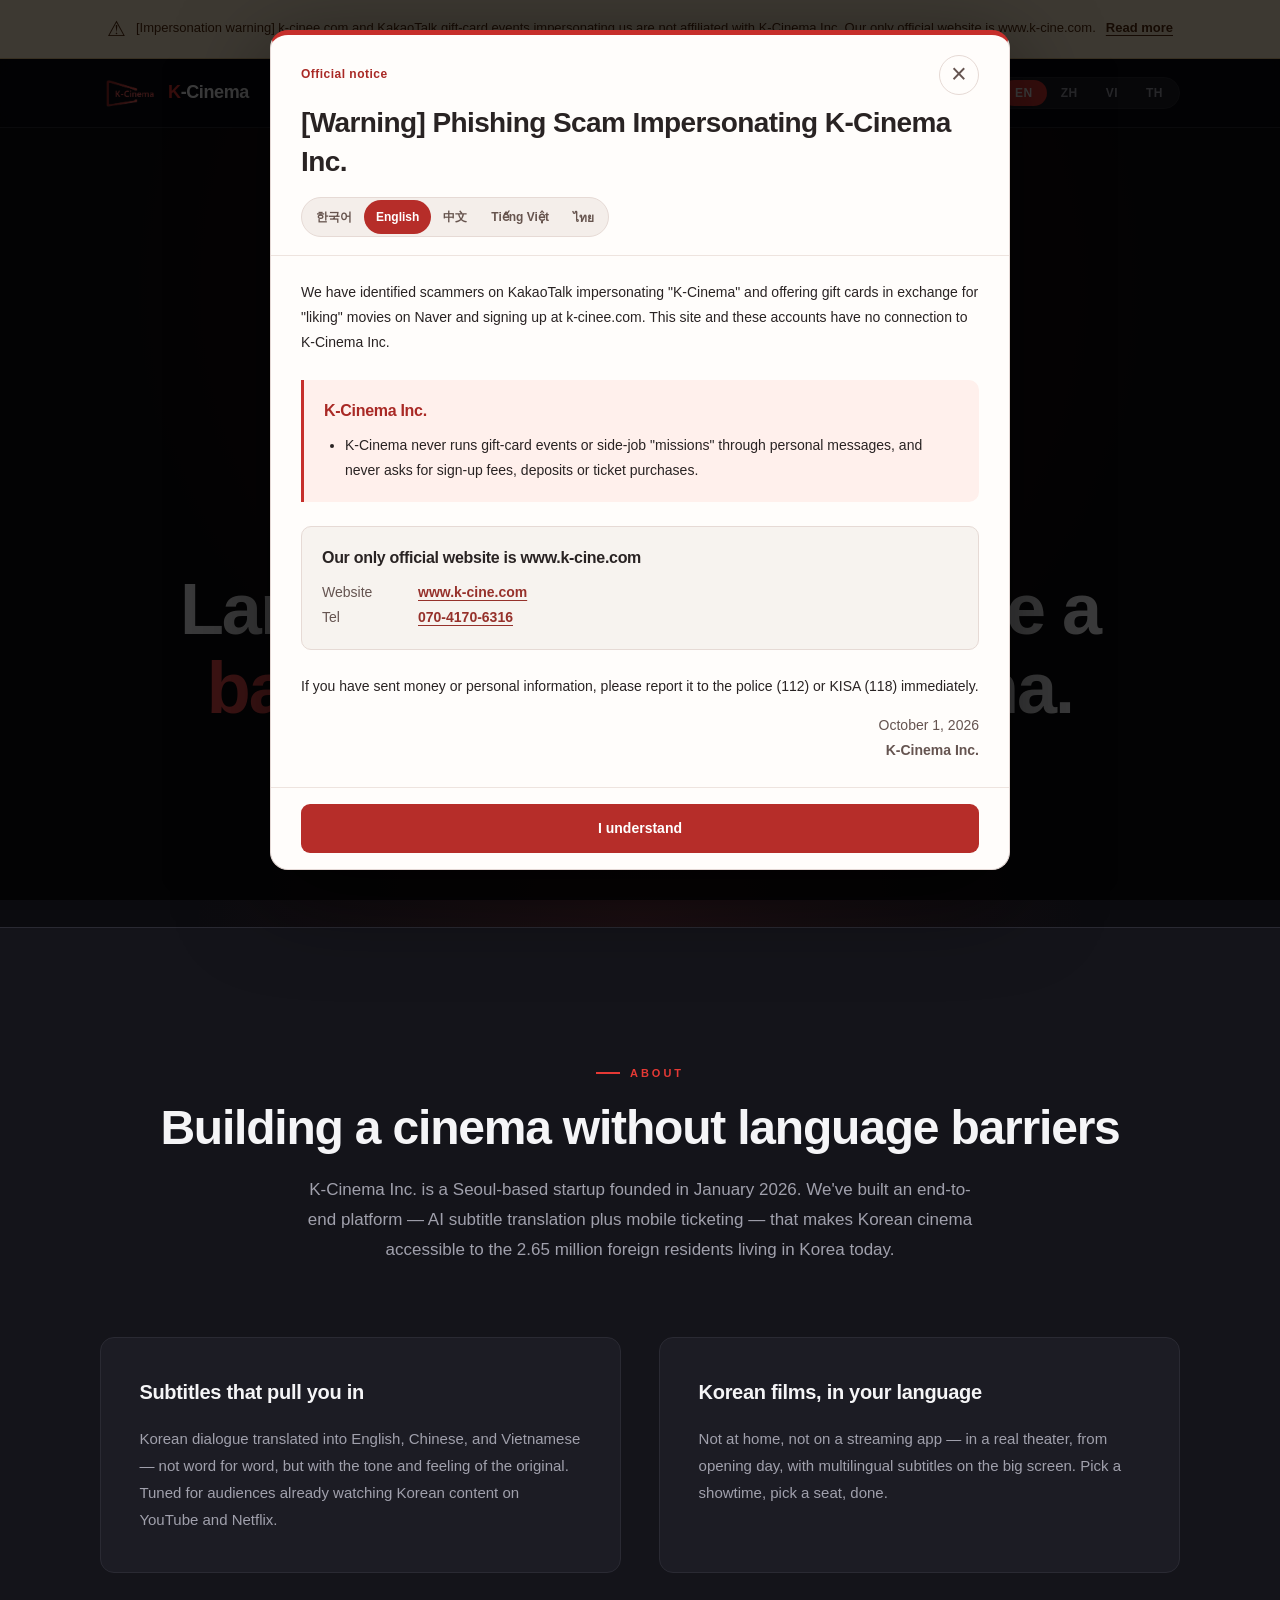
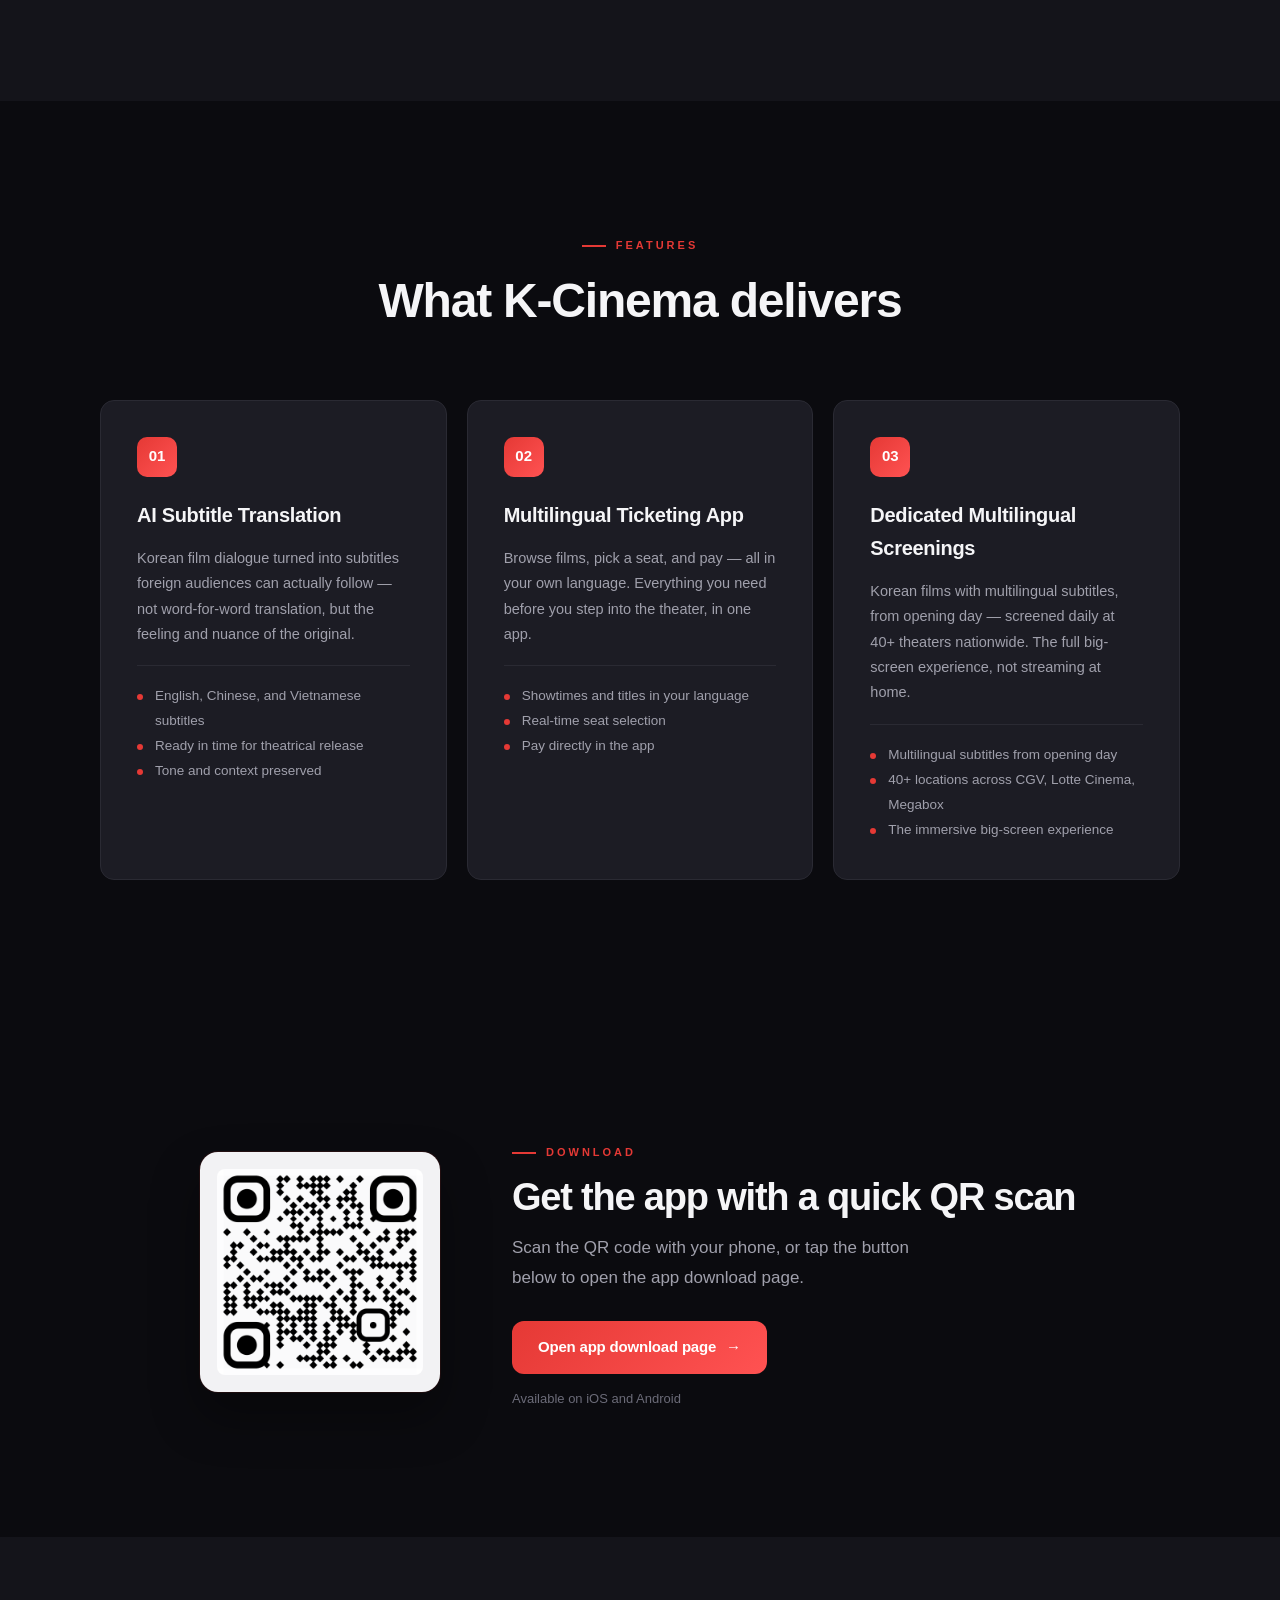
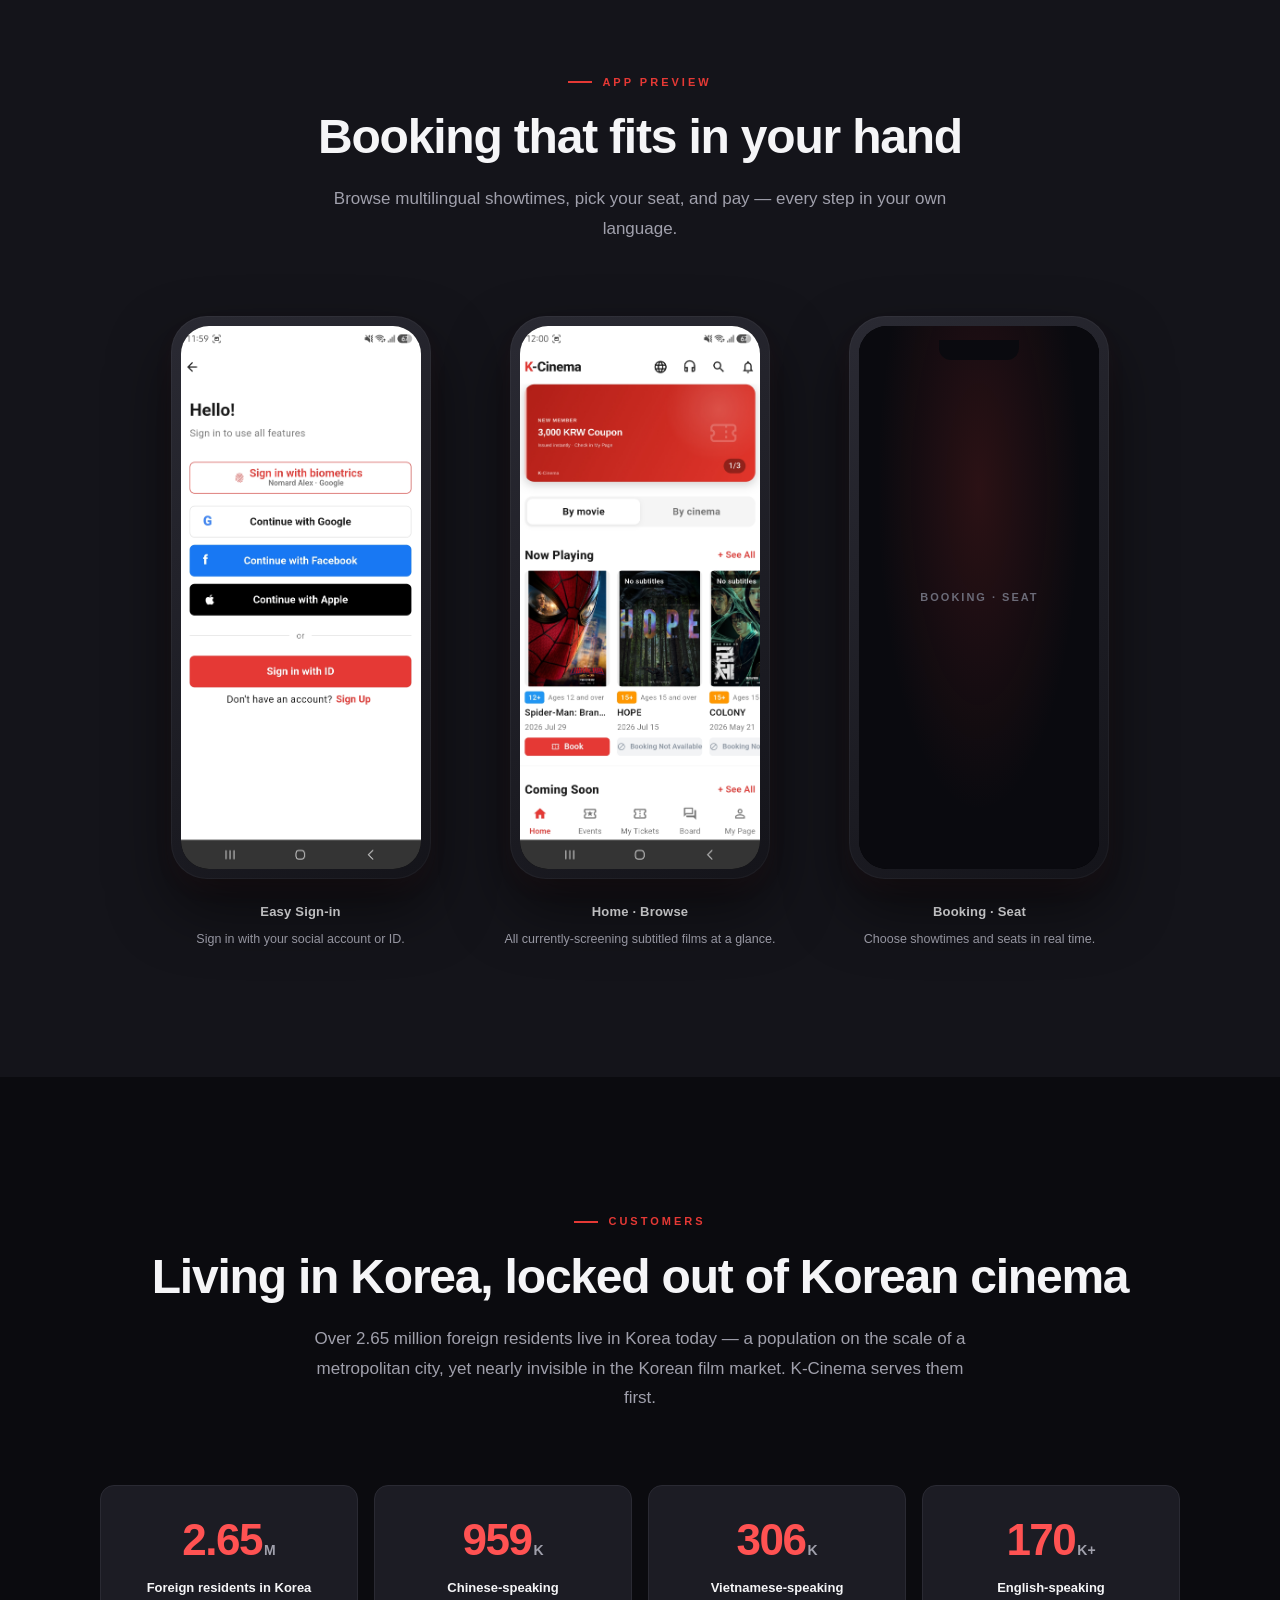
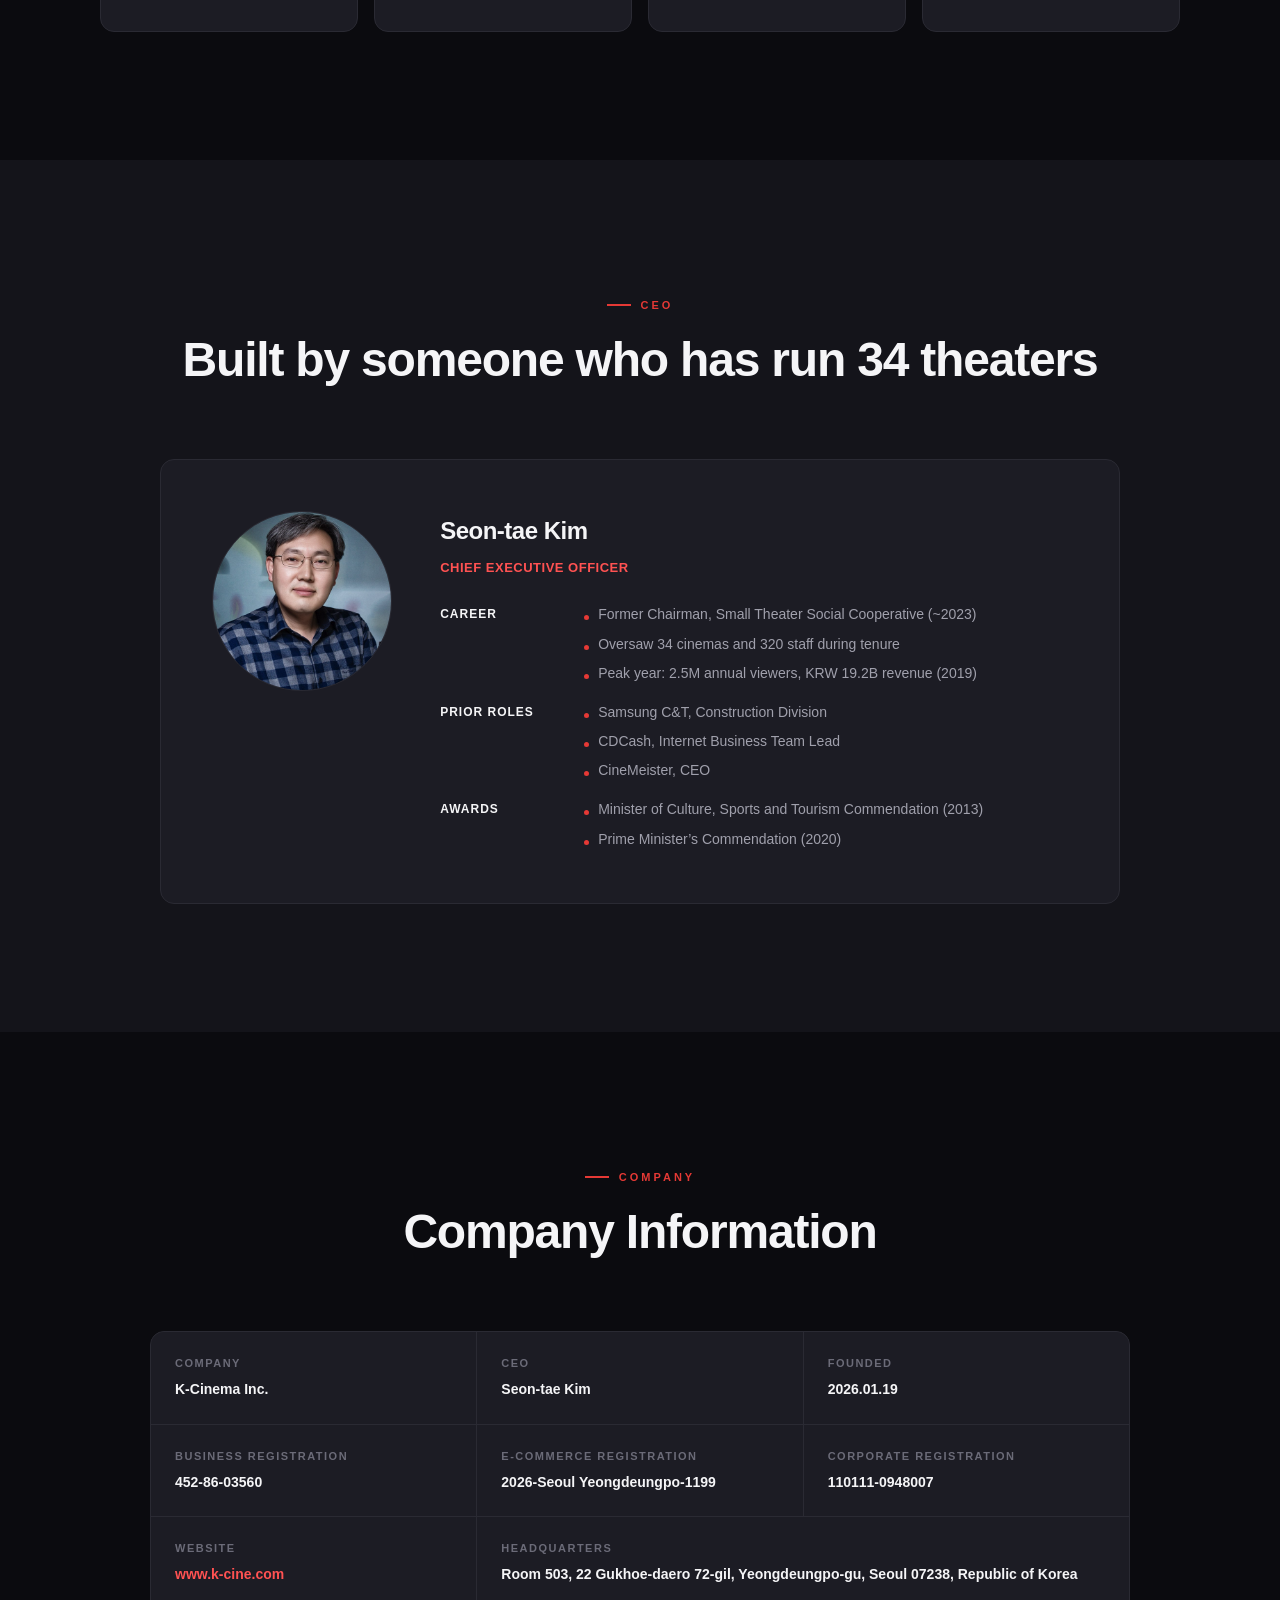
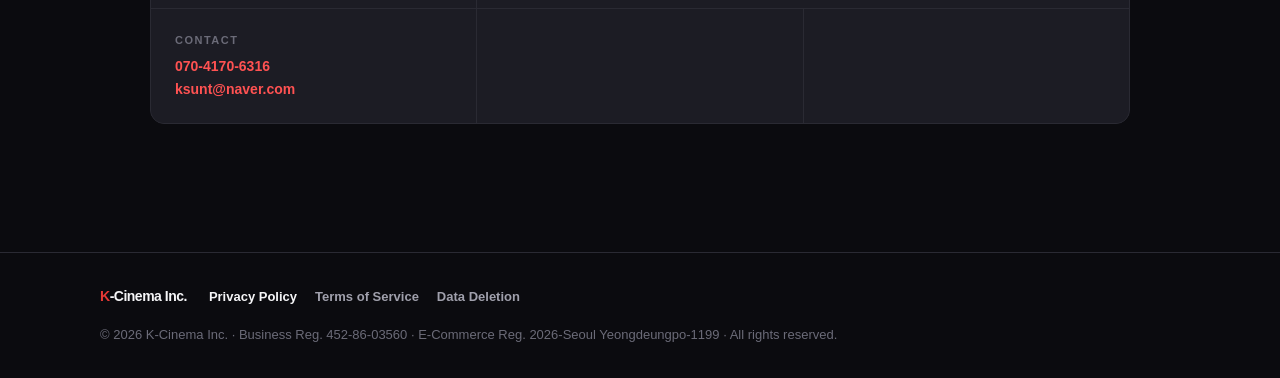
<file: index.html>
<!DOCTYPE html>
<html lang="ko" data-lang="ko">
<head>
    <meta charset="UTF-8">
    <meta name="viewport" content="width=device-width, initial-scale=1.0">
    <title>K-Cinema | (주)케이시네마</title>
    <meta name="description" content="(주)케이시네마 — AI 자막 자동 번역 기반 영화 티켓 예매. 국내 체류 외국인 265만 명이 언어 장벽 없이 한국 영화를 즐길 수 있도록.">
    <meta property="og:title" content="K-Cinema | (주)케이시네마">
    <meta property="og:description" content="Language should never be a barrier to enjoying cinema.">
    <meta property="og:type" content="website">
    <script>(function(){try{var L=['ko','en','zh','vi','th'];var q=new URLSearchParams(location.search).get('lang');if(q)q=q.toLowerCase();var s=localStorage.getItem('kc-lang');var n=(navigator.language||'').toLowerCase();var l=L.indexOf(q)>=0?q:L.indexOf(s)>=0?s:n.indexOf('ko')===0?'ko':n.indexOf('zh')===0?'zh':n.indexOf('vi')===0?'vi':n.indexOf('th')===0?'th':'en';document.documentElement.setAttribute('data-lang',l);document.documentElement.setAttribute('lang',l);if(L.indexOf(q)>=0)try{localStorage.setItem('kc-lang',q);}catch(e){}}catch(e){}})();</script>
    <meta property="og:url" content="https://www.k-cine.com">
    <meta property="og:image" content="https://www.k-cine.com/logo.png">
    <link rel="icon" type="image/png" href="logo.png">
    <link rel="stylesheet" href="css/safety-notice.css">
    <style>
        :root {
            --bg: #0B0B0F;
            --surface: #14141A;
            --card: #1C1C24;
            --card-border: #2A2A33;
            --text: #F5F5F7;
            --text-muted: #A0A0AC;
            --text-dim: #6B6B78;
            --primary: #E53935;
            --primary-soft: #FF5252;
            --primary-dim: #7A1F1D;

            --radius-card: 14px;
            --radius-chip: 999px;

            --container: 1160px;
            --section-py: clamp(72px, 10vw, 132px);

            --font-stack: -apple-system, BlinkMacSystemFont, 'Segoe UI', Roboto, 'Malgun Gothic', '맑은 고딕', sans-serif;
        }

        * { margin: 0; padding: 0; box-sizing: border-box; }
        html { scroll-behavior: smooth; background: var(--bg); }
        body {
            font-family: var(--font-stack);
            color: var(--text);
            background: var(--bg);
            line-height: 1.65;
            -webkit-font-smoothing: antialiased;
            font-feature-settings: "ss01", "ss02";
        }

        img { display: block; max-width: 100%; }
        a { color: inherit; text-decoration: none; }

        .container {
            max-width: var(--container);
            margin: 0 auto;
            padding: 0 clamp(20px, 4vw, 40px);
        }

        section { padding: var(--section-py) 0; }
        section.surface { background: var(--surface); }

        /* ===== i18n visibility ===== */
        [data-lang="ko"] [lang="en"].i18n-el { display: none; }
        [data-lang="en"] [lang="ko"].i18n-el { display: none; }

        /* ===== Nav ===== */
        .nav {
            position: sticky;
            top: 0;
            z-index: 50;
            background: rgba(11, 11, 15, 0.75);
            backdrop-filter: saturate(180%) blur(16px);
            -webkit-backdrop-filter: saturate(180%) blur(16px);
            border-bottom: 1px solid var(--card-border);
        }
        .nav-inner {
            display: flex;
            align-items: center;
            justify-content: space-between;
            height: 68px;
        }
        .brand {
            display: flex;
            align-items: center;
            gap: 10px;
            font-weight: 800;
            font-size: 18px;
            letter-spacing: -0.4px;
        }
        .brand img { height: 38px; width: auto; }
        .brand .k { color: var(--primary); }
        .brand .rest { color: var(--text); }
        .nav-right { display: flex; align-items: center; gap: 24px; }
        .nav-links {
            display: flex;
            gap: 26px;
            font-size: 13px;
            color: var(--text-muted);
        }
        .nav-links a {
            font-weight: 600;
            transition: color 0.15s;
        }
        .nav-links a:hover { color: var(--primary-soft); }
        .lang-toggle {
            display: inline-flex;
            background: var(--card);
            border: 1px solid var(--card-border);
            border-radius: var(--radius-chip);
            padding: 2px;
        }
        .lang-toggle button {
            background: transparent;
            border: 0;
            color: var(--text-muted);
            font-weight: 700;
            font-size: 12px;
            padding: 6px 14px;
            border-radius: var(--radius-chip);
            cursor: pointer;
            letter-spacing: 0.5px;
            transition: all 0.15s;
        }
        .lang-toggle button:hover { color: var(--text); }
        [data-lang="ko"] .lang-toggle [data-setlang="ko"],
        [data-lang="en"] .lang-toggle [data-setlang="en"],
        [data-lang="zh"] .lang-toggle [data-setlang="zh"],
        [data-lang="vi"] .lang-toggle [data-setlang="vi"],
        [data-lang="th"] .lang-toggle [data-setlang="th"] {
            background: var(--primary);
            color: #FFF;
        }
        @media (max-width: 780px) {
            .nav-links { display: none; }
            .lang-toggle button {
                padding: 5px 8px;
                font-size: 11px;
            }
        }

        /* ===== Hero ===== */
        .hero {
            position: relative;
            text-align: center;
            padding: clamp(100px, 14vw, 160px) 0 clamp(80px, 12vw, 140px);
            overflow: hidden;
            border-bottom: 1px solid var(--card-border);
        }
        .hero::before {
            content: "";
            position: absolute;
            inset: 0;
            background:
                radial-gradient(ellipse at 50% 20%, rgba(229, 57, 53, 0.18), transparent 60%),
                radial-gradient(ellipse at 50% 100%, rgba(229, 57, 53, 0.08), transparent 50%);
            pointer-events: none;
        }
        .hero > * { position: relative; }
        .hero-logo {
            display: block;
            margin: 0 auto 48px;
            line-height: 0;
        }
        .hero-logo img {
            height: auto;
            width: clamp(220px, 28vw, 360px);
            display: block;
            margin: 0 auto;
        }
        .hero-tagline {
            font-size: clamp(36px, 7vw, 72px);
            font-weight: 800;
            line-height: 1.1;
            letter-spacing: -2px;
            margin: 0 auto 28px;
            max-width: 960px;
        }
        .hero-tagline .emph { color: var(--primary-soft); }
        .hero-sub {
            font-size: clamp(15px, 1.6vw, 18px);
            color: var(--text-muted);
            max-width: 680px;
            margin: 0 auto;
            line-height: 1.7;
        }
        /* ===== Section headings ===== */
        .section-head {
            text-align: center;
            margin-bottom: clamp(40px, 6vw, 72px);
        }
        .section-eyebrow {
            display: inline-flex;
            align-items: center;
            gap: 10px;
            text-transform: uppercase;
            font-size: 11px;
            letter-spacing: 3px;
            font-weight: 700;
            color: var(--primary);
            margin-bottom: 18px;
        }
        .section-eyebrow::before {
            content: "";
            width: 24px;
            height: 2px;
            background: var(--primary);
        }
        h2 {
            font-size: clamp(30px, 4.5vw, 48px);
            font-weight: 800;
            letter-spacing: -1.2px;
            line-height: 1.15;
            color: var(--text);
        }
        .section-lead {
            max-width: 680px;
            margin: 20px auto 0;
            color: var(--text-muted);
            font-size: clamp(15px, 1.5vw, 17px);
            line-height: 1.75;
        }
        h3 {
            font-size: 20px;
            font-weight: 700;
            letter-spacing: -0.3px;
            color: var(--text);
        }

        /* ===== About ===== */
        .about-grid {
            display: grid;
            grid-template-columns: repeat(2, 1fr);
            gap: clamp(24px, 3vw, 48px);
        }
        .about-card {
            background: var(--card);
            border: 1px solid var(--card-border);
            border-radius: var(--radius-card);
            padding: clamp(28px, 3vw, 40px);
        }
        .about-card h3 { margin-bottom: 16px; }
        .about-card p { color: var(--text-muted); line-height: 1.8; font-size: 15px; }
        .about-card p + p { margin-top: 14px; }
        .about-card strong { color: var(--text); font-weight: 700; }
        @media (max-width: 760px) { .about-grid { grid-template-columns: 1fr; } }

        /* ===== Services ===== */
        .service-grid {
            display: grid;
            grid-template-columns: repeat(3, 1fr);
            gap: 20px;
        }
        .service-card {
            background: var(--card);
            border: 1px solid var(--card-border);
            border-radius: var(--radius-card);
            padding: clamp(28px, 3vw, 36px);
            transition: border-color 0.2s, transform 0.2s;
        }
        .service-card:hover { border-color: var(--primary-dim); transform: translateY(-2px); }
        .service-card .num {
            display: inline-flex;
            align-items: center;
            justify-content: center;
            width: 40px;
            height: 40px;
            border-radius: 10px;
            background: linear-gradient(135deg, var(--primary), var(--primary-soft));
            color: #FFF;
            font-weight: 800;
            margin-bottom: 22px;
            font-size: 15px;
        }
        .service-card h3 { margin-bottom: 14px; }
        .service-card .desc { color: var(--text-muted); font-size: 14.5px; line-height: 1.75; }
        .service-card ul {
            list-style: none;
            margin-top: 18px;
            padding-top: 18px;
            border-top: 1px solid var(--card-border);
            font-size: 13.5px;
            color: var(--text-muted);
            line-height: 1.85;
        }
        .service-card ul li {
            padding-left: 18px;
            position: relative;
        }
        .service-card ul li::before {
            content: "";
            position: absolute;
            left: 0;
            top: 10px;
            width: 6px;
            height: 6px;
            background: var(--primary);
            border-radius: 50%;
        }
        @media (max-width: 900px) { .service-grid { grid-template-columns: 1fr; } }

        /* ===== App Download ===== */
        #download {
            border-top: 1px solid var(--card-border);
            padding-top: clamp(56px, 8vw, 96px);
            padding-bottom: clamp(56px, 8vw, 96px);
        }
        .download-panel {
            display: grid;
            grid-template-columns: auto 1fr;
            gap: clamp(36px, 6vw, 72px);
            align-items: center;
            max-width: 880px;
            margin: 0 auto;
        }
        .download-qr {
            display: block;
            width: clamp(180px, 28vw, 240px);
            padding: 16px;
            background: #F2F2F4;
            border-radius: 18px;
            border: 1px solid rgba(255,255,255,0.06);
            box-shadow:
                0 24px 48px rgba(0,0,0,0.35),
                0 0 0 1px rgba(229, 57, 53, 0.12);
            transition: transform 0.25s ease, box-shadow 0.25s ease;
        }
        .download-qr:hover {
            transform: translateY(-3px);
            box-shadow:
                0 28px 56px rgba(0,0,0,0.4),
                0 0 0 1px rgba(229, 57, 53, 0.28);
        }
        .download-qr img {
            width: 100%;
            height: auto;
            border-radius: 8px;
        }
        .download-copy {
            text-align: left;
        }
        .download-copy .section-eyebrow {
            margin-bottom: 14px;
        }
        .download-copy h2 {
            font-size: clamp(26px, 3.5vw, 38px);
            margin-bottom: 14px;
        }
        .download-copy .section-lead {
            margin: 0 0 28px;
            max-width: 440px;
            text-align: left;
        }
        .download-cta {
            display: inline-flex;
            align-items: center;
            gap: 10px;
            background: linear-gradient(135deg, var(--primary), var(--primary-soft));
            color: #FFF;
            font-weight: 700;
            font-size: 15px;
            padding: 14px 26px;
            border-radius: 12px;
            letter-spacing: -0.2px;
            transition: transform 0.2s ease, filter 0.2s ease;
        }
        .download-cta:hover {
            transform: translateY(-1px);
            filter: brightness(1.06);
        }
        .download-cta::after {
            content: "→";
            font-weight: 600;
            transition: transform 0.2s ease;
        }
        .download-cta:hover::after {
            transform: translateX(3px);
        }
        .download-hint {
            margin-top: 14px;
            font-size: 13px;
            color: var(--text-dim);
        }
        @media (max-width: 720px) {
            .download-panel {
                grid-template-columns: 1fr;
                justify-items: center;
                text-align: center;
                gap: 32px;
            }
            .download-copy { text-align: center; }
            .download-copy .section-eyebrow { justify-content: center; }
            .download-copy .section-lead {
                margin-left: auto;
                margin-right: auto;
                text-align: center;
            }
        }

        /* ===== App Preview ===== */
        .app-preview {
            display: grid;
            grid-template-columns: repeat(3, 1fr);
            gap: clamp(20px, 3vw, 40px);
            max-width: 980px;
            margin: 0 auto;
        }
        .phone-card {
            text-align: center;
        }
        .phone {
            position: relative;
            width: 100%;
            max-width: 260px;
            aspect-ratio: 9 / 19.5;
            margin: 0 auto;
            border-radius: 36px;
            padding: 10px;
            background: linear-gradient(145deg, #2A2A33, #14141A);
            box-shadow:
                0 30px 60px rgba(0,0,0,0.5),
                0 10px 20px rgba(229, 57, 53, 0.05),
                inset 0 0 0 1px rgba(255,255,255,0.04);
        }
        .phone-screen {
            width: 100%;
            height: 100%;
            background: #000;
            border-radius: 28px;
            overflow: hidden;
            position: relative;
        }
        .phone-screen img {
            position: absolute;
            inset: 0;
            width: 100%;
            height: 100%;
            object-fit: cover;
            z-index: 2;
        }
        .phone-screen .placeholder {
            position: absolute;
            inset: 0;
            z-index: 1;
            display: flex;
            align-items: center;
            justify-content: center;
            background:
                radial-gradient(ellipse at 50% 30%, rgba(229, 57, 53, 0.15), transparent 60%),
                #0A0A0F;
            color: var(--text-dim);
            font-size: 11px;
            letter-spacing: 2px;
            text-transform: uppercase;
            font-weight: 700;
        }
        .phone-screen .placeholder::before {
            content: "";
            position: absolute;
            top: 14px;
            left: 50%;
            transform: translateX(-50%);
            width: 80px;
            height: 20px;
            background: #0A0A0F;
            border-radius: 0 0 12px 12px;
        }
        .phone-card-label {
            margin-top: 22px;
            font-size: 13px;
            font-weight: 700;
            color: var(--text);
            letter-spacing: 0.2px;
        }
        .phone-card-desc {
            margin-top: 6px;
            font-size: 12.5px;
            color: var(--text-muted);
            line-height: 1.6;
        }
        @media (max-width: 820px) {
            .app-preview { grid-template-columns: 1fr; max-width: 320px; }
        }

        /* ===== Audience stats ===== */
        .audience-grid {
            display: grid;
            grid-template-columns: repeat(4, 1fr);
            gap: 16px;
        }
        .stat-card {
            background: var(--card);
            border: 1px solid var(--card-border);
            border-radius: var(--radius-card);
            padding: 32px 20px;
            text-align: center;
        }
        .stat-num {
            font-size: clamp(32px, 4vw, 44px);
            font-weight: 800;
            color: var(--primary-soft);
            letter-spacing: -1.5px;
            line-height: 1;
        }
        .stat-unit {
            font-size: 14px;
            font-weight: 700;
            color: var(--text-muted);
            margin-left: 2px;
        }
        .stat-label {
            margin-top: 14px;
            font-size: 13px;
            color: var(--text);
            font-weight: 600;
        }
        @media (max-width: 760px) { .audience-grid { grid-template-columns: repeat(2, 1fr); } }

        /* ===== Leadership ===== */
        .leader-card {
            background: var(--card);
            border: 1px solid var(--card-border);
            border-radius: var(--radius-card);
            padding: clamp(32px, 4vw, 56px);
            max-width: 960px;
            margin: 0 auto;
            display: grid;
            grid-template-columns: 180px 1fr;
            gap: clamp(24px, 4vw, 48px);
            align-items: start;
        }
        .leader-photo {
            width: 180px;
            height: 180px;
            border-radius: 50%;
            overflow: hidden;
            background: linear-gradient(135deg, var(--primary), var(--primary-dim));
            position: relative;
            border: 1px solid var(--card-border);
            flex-shrink: 0;
        }
        .leader-photo img {
            width: 100%;
            height: 100%;
            object-fit: cover;
        }
        .leader-name {
            font-size: 24px;
            font-weight: 800;
            letter-spacing: -0.5px;
        }
        .leader-name .en {
            display: inline-block;
            margin-left: 8px;
            font-size: 15px;
            color: var(--text-muted);
            font-weight: 600;
        }
        .leader-title {
            margin-top: 6px;
            font-size: 13px;
            color: var(--primary-soft);
            font-weight: 700;
            letter-spacing: 0.5px;
            text-transform: uppercase;
        }
        .leader-bio {
            margin-top: 24px;
            display: grid;
            grid-template-columns: 120px 1fr;
            gap: 14px 24px;
            font-size: 14px;
            line-height: 1.75;
        }
        .leader-bio dt {
            font-weight: 700;
            color: var(--text);
            font-size: 12px;
            text-transform: uppercase;
            letter-spacing: 1px;
            padding-top: 2px;
        }
        .leader-bio dd { color: var(--text-muted); }
        .leader-bio .bio-list {
            list-style: none;
            margin: 0;
            padding: 0;
        }
        .leader-bio .bio-list li {
            padding-left: 14px;
            position: relative;
            line-height: 1.8;
        }
        .leader-bio .bio-list li::before {
            content: "";
            position: absolute;
            left: 0;
            top: 13px;
            width: 5px;
            height: 5px;
            background: var(--primary);
            border-radius: 50%;
        }
        .leader-bio .bio-list li + li { margin-top: 4px; }
        @media (max-width: 760px) {
            .leader-card { grid-template-columns: 1fr; text-align: center; }
            .leader-photo { margin: 0 auto; width: 140px; height: 140px; }
            .leader-bio { grid-template-columns: 1fr; gap: 4px 0; text-align: left; }
            .leader-bio dd { margin-bottom: 14px; }
        }

        /* ===== Contact — compact ===== */
        .contact-grid {
            display: grid;
            grid-template-columns: repeat(3, 1fr);
            gap: 1px;
            max-width: 980px;
            margin: 0 auto;
            background: var(--card-border);
            border: 1px solid var(--card-border);
            border-radius: var(--radius-card);
            overflow: hidden;
        }
        .contact-cell {
            background: var(--card);
            padding: 22px 24px;
        }
        .contact-cell dt {
            font-size: 11px;
            font-weight: 700;
            text-transform: uppercase;
            letter-spacing: 1.5px;
            color: var(--text-dim);
            margin-bottom: 6px;
        }
        .contact-cell dd {
            font-size: 14px;
            color: var(--text);
            font-weight: 600;
            word-break: break-word;
        }
        .contact-cell dd a { color: var(--primary-soft); }
        .contact-cell dd a:hover { color: var(--primary); text-decoration: underline; }
        .contact-cell.span-2 { grid-column: span 2; }
        @media (max-width: 760px) {
            .contact-grid { grid-template-columns: 1fr; }
            .contact-cell.span-2 { grid-column: span 1; }
        }

        /* ===== Footer ===== */
        footer {
            border-top: 1px solid var(--card-border);
            padding: 32px 0;
            font-size: 13px;
            color: var(--text-dim);
        }
        .footer-inner {
            display: flex;
            justify-content: space-between;
            align-items: center;
            gap: 16px 24px;
            flex-wrap: wrap;
        }
        .footer-left {
            display: flex;
            align-items: center;
            gap: 22px;
            flex-wrap: wrap;
        }
        .footer-brand {
            font-weight: 800;
            letter-spacing: -0.5px;
            color: var(--text);
            font-size: 14px;
        }
        .footer-brand .k { color: var(--primary); }
        .footer-links {
            display: flex;
            gap: 18px;
            font-size: 13px;
        }
        .footer-links a {
            color: var(--text-muted);
            font-weight: 600;
            cursor: pointer;
            transition: color 0.15s;
        }
        .footer-links a.priv { color: var(--text); }
        .footer-links a:hover { color: var(--primary-soft); }
    </style>
</head>
<body>

<aside class="safety-banner" aria-label="사칭 주의" data-notice-label="bannerLabel">
    <div class="safety-banner-inner">
        <span class="safety-banner-icon" aria-hidden="true">⚠</span>
        <p data-notice="banner">[사칭 주의] 당사를 사칭한 'k-cinee.com' 및 카카오톡 상품권 이벤트는 (주)케이시네마와 무관합니다. 공식 사이트는 www.k-cine.com 뿐입니다.</p>
        <button type="button" class="safety-banner-more" data-notice-open aria-haspopup="dialog" aria-controls="safety-notice" data-notice="more">자세히 보기</button>
    </div>
</aside>

<dialog class="safety-notice" id="safety-notice" aria-labelledby="safety-notice-title">
    <div class="safety-notice-header">
        <div class="safety-notice-heading">
            <span class="safety-notice-badge" data-notice="badge">공식 안내</span>
            <button type="button" class="safety-notice-close" data-notice-close aria-label="공지 닫기" data-notice-label="closeLabel"><span aria-hidden="true">×</span></button>
        </div>
        <h2 id="safety-notice-title" tabindex="-1" autofocus data-notice="title">[주의] (주)케이시네마 사칭 피싱 사기 안내</h2>
        <div class="lang-toggle safety-notice-languages" role="group" aria-label="공지 언어" data-notice-label="languageLabel">
            <button type="button" data-setlang="ko" lang="ko">한국어</button>
            <button type="button" data-setlang="en" lang="en">English</button>
            <button type="button" data-setlang="zh" lang="zh">中文</button>
            <button type="button" data-setlang="vi" lang="vi">Tiếng Việt</button>
            <button type="button" data-setlang="th" lang="th">ไทย</button>
        </div>
    </div>
    <div class="safety-notice-body" tabindex="0" role="region" aria-labelledby="safety-notice-title">
        <p data-notice="intro">최근 카카오톡 등에서 '케이시네마', 'K CINEMA', '네이버 영화 배급사'를 사칭하여 이벤트 참여를 유도하는 사례가 확인되었습니다.</p>
        <div class="safety-notice-section" data-notice-section="methods">
            <h3 data-notice="methodsTitle">확인된 사칭 수법</h3>
            <ol data-notice-list="methods">
                <li>카카오톡으로 접근해 네이버에서 특정 영화를 검색하고 '하트(좋아요)'를 누른 뒤 캡처를 보내면 상품권(CU·다이소·신세계·배달의민족 등)을 준다고 안내</li>
                <li>당사 공식 도메인(k-cine.com)과 유사한 k-cinee.com 사이트 가입을 요구하고 아이디를 받아 감</li>
                <li>이후 대화 내용을 삭제</li>
            </ol>
        </div>
        <div class="safety-notice-section safety-notice-policy">
            <h3 data-notice="policyTitle">(주)케이시네마는</h3>
            <ul data-notice-list="policy">
                <li>카카오톡 개인 메시지로 상품권 이벤트나 부업·미션을 진행하지 않습니다.</li>
                <li>어떠한 경우에도 가입비, 수수료, 선입금, 티켓 구매 비용 등 금전을 요구하지 않습니다.</li>
                <li>'네이버 영화 배급사'가 아니며, 위 사이트·계정과 아무런 관련이 없습니다.</li>
            </ul>
        </div>
        <div class="safety-notice-section safety-notice-channels">
            <h3 data-notice="channelsTitle">공식 채널은 아래뿐입니다</h3>
            <dl>
                <div><dt data-notice="website">홈페이지</dt><dd><a href="https://www.k-cine.com">www.k-cine.com</a></dd></div>
                <div><dt data-notice="phone">전화</dt><dd><a href="tel:+827041706316">070-4170-6316</a></dd></div>
            </dl>
        </div>
        <p class="safety-notice-guidance" data-notice="guidance">유사한 연락을 받으셨다면 링크를 누르거나 개인정보를 입력하지 마시고, 위 공식 연락처로 사실 여부를 확인해 주세요. 이미 가입하거나 송금하셨다면 즉시 경찰청(112, ecrm.police.go.kr) 또는 한국인터넷진흥원(118)에 신고해 주시기 바랍니다.</p>
        <p data-notice="legal">당사는 사칭 행위에 대해 수사기관 신고 등 법적 조치를 진행하고 있습니다.</p>
        <p class="safety-notice-signature"><time datetime="2026-10-01" data-notice="date">2026년 10월 1일</time><br><strong data-notice="company">(주)케이시네마</strong></p>
    </div>
    <div class="safety-notice-footer">
        <button type="button" class="safety-notice-confirm" data-notice-close data-notice="confirm">확인했습니다</button>
    </div>
</dialog>

<nav class="nav">
    <div class="container nav-inner">
        <a class="brand" href="#top" aria-label="K-Cinema">
            <img src="logo.png" alt="">
            <span><span class="k">K</span><span class="rest">-Cinema</span></span>
        </a>
        <div class="nav-right">
            <div class="nav-links">
                <a href="#about" data-i18n="nav.about">소개</a>
                <a href="#service" data-i18n="nav.service">기능</a>
                <a href="#app" data-i18n="nav.app">앱</a>
                <a href="#audience" data-i18n="nav.audience">고객</a>
                <a href="#leadership" data-i18n="nav.leadership">대표자</a>
                <a href="#contact" data-i18n="nav.contact">회사</a>
            </div>
            <div class="lang-toggle" role="group" aria-label="Language">
                <button type="button" data-setlang="ko">KO</button>
                <button type="button" data-setlang="en">EN</button>
                <button type="button" data-setlang="zh">ZH</button>
                <button type="button" data-setlang="vi">VI</button>
                <button type="button" data-setlang="th">TH</button>
            </div>
        </div>
    </div>
</nav>

<section class="hero" id="top">
    <div class="container">
        <div class="hero-logo">
            <img src="logo.png" alt="K-Cinema">
        </div>
        <h1 class="hero-tagline">
            <span data-i18n-html="hero.tagline">언어가 영화 관람의 <span class="emph">장벽</span>이<br>되지 않는 사회를 만듭니다.</span>
        </h1>
        <p class="hero-sub" data-i18n="hero.sub">AI 자막 자동 번역 기반 영화 티켓 예매 서비스</p>
    </div>
</section>

<section class="surface" id="about">
    <div class="container">
        <div class="section-head">
            <div class="section-eyebrow" data-i18n="about.eyebrow">소개</div>
            <h2 data-i18n="about.title">언어 장벽 없는 영화관을 만듭니다</h2>
            <p class="section-lead" data-i18n="about.lead">(주)케이시네마는 2026년 1월 설립된 스타트업으로, 국내에 거주하는 외국인 체류자 약 265만 명이 언어 장벽 없이 한국 영화를 즐길 수 있도록 AI 자막 자동 번역과 영화 티켓 예매를 결합한 통합 서비스를 개발했습니다.</p>
        </div>
        <div class="about-grid">
            <div class="about-card">
                <h3 data-i18n="about.card1.title">영화에 빠져들게 하는 자막</h3>
                <p data-i18n="about.card1.p">한국어 대사를 영어·중국어·베트남어로 옮깁니다. 직역이 아니라 대사의 뉘앙스와 감정까지 담은 자막 — 이미 유튜브와 넷플릭스로 한국 콘텐츠를 즐기고 있는 외국인 관객의 눈높이에 맞춥니다.</p>
            </div>
            <div class="about-card">
                <h3 data-i18n="about.card2.title">한국 영화, 자국어 자막으로</h3>
                <p data-i18n="about.card2.p">집에서 켜는 OTT가 아니라 극장에서, 개봉 당일부터 다국어 자막으로 한국 영화를 상영합니다. 관객은 앱에서 상영작과 시간을 고르고 좌석을 예매하면 끝입니다.</p>
            </div>
        </div>
    </div>
</section>

<section id="service">
    <div class="container">
        <div class="section-head">
            <div class="section-eyebrow" data-i18n="service.eyebrow">기능</div>
            <h2 data-i18n="service.title">K-Cinema가 제공하는 것</h2>
        </div>
        <div class="service-grid">
            <article class="service-card">
                <div class="num">01</div>
                <h3 data-i18n="service.s1.title">AI 자막 자동 번역</h3>
                <p class="desc" data-i18n="service.s1.desc">한국 영화의 대사를 외국인 관객이 자연스럽게 따라갈 수 있는 자막으로 옮깁니다. 직역이 아니라, 원작의 뉘앙스와 감정을 그대로 살린 번역입니다.</p>
                <ul>
                    <li data-i18n="service.s1.li1">영어 · 중국어 · 베트남어 자막 제공</li>
                    <li data-i18n="service.s1.li2">개봉 시점에 맞춘 빠른 공급</li>
                    <li data-i18n="service.s1.li3">문맥과 어감을 살린 번역 품질</li>
                </ul>
            </article>
            <article class="service-card">
                <div class="num">02</div>
                <h3 data-i18n="service.s2.title">다국어 영화 예매 앱</h3>
                <p class="desc" data-i18n="service.s2.desc">한국어를 몰라도 자국어로 영화를 고르고, 좌석을 예매하고, 결제까지. 영화관에 도착하기 전까지 모든 과정을 앱 하나로 끝냅니다.</p>
                <ul>
                    <li data-i18n="service.s2.li1">자국어로 보는 상영작과 시간표</li>
                    <li data-i18n="service.s2.li2">실시간 좌석 선택</li>
                    <li data-i18n="service.s2.li3">앱 안에서 바로 결제</li>
                </ul>
            </article>
            <article class="service-card">
                <div class="num">03</div>
                <h3 data-i18n="service.s3.title">전용 다국어 상영관</h3>
                <p class="desc" data-i18n="service.s3.desc">전국 40여 개 영화관에서 개봉 당일부터 한국 영화를 다국어 자막으로 매일 상영합니다. 집에서 켜는 OTT가 아닌, 극장의 대형 스크린에서만 경험할 수 있는 관람입니다.</p>
                <ul>
                    <li data-i18n="service.s3.li1">개봉 당일부터 다국어 자막 상영</li>
                    <li data-i18n="service.s3.li2">CGV · 롯데시네마 · 메가박스 40여 개 지점</li>
                    <li data-i18n="service.s3.li3">극장에서만 만나는 대형 스크린 관람 경험</li>
                </ul>
            </article>
        </div>
    </div>
</section>

<section id="app">
    <div class="container">
        <div class="download-panel">
            <a class="download-qr"
               href="https://www.qrcodechimp.page/page/ti942w9sitqf?v=chk1784186593"
               target="_blank"
               rel="noopener noreferrer"
               aria-label="K-Cinema app download">
                <img src="images/app-download-qr.png" alt="K-Cinema app download QR" data-i18n-alt="download.qrAlt">
            </a>
            <div class="download-copy">
                <div class="section-eyebrow" data-i18n="download.eyebrow">앱 다운로드</div>
                <h2 data-i18n="download.title">QR로 바로 앱을 받아보세요</h2>
                <p class="section-lead" data-i18n="download.lead">스마트폰으로 QR 코드를 스캔하거나, 아래 버튼을 눌러 앱 다운로드 페이지로 이동하세요.</p>
                <a class="download-cta"
                   href="https://www.qrcodechimp.page/page/ti942w9sitqf?v=chk1784186593"
                   target="_blank"
                   rel="noopener noreferrer"
                   data-i18n="download.cta">앱 다운로드 페이지 열기</a>
                <p class="download-hint" data-i18n="download.hint">iOS · Android 모두 지원</p>
            </div>
        </div>
    </div>
</section>

<section class="surface" id="app-preview">
    <div class="container">
        <div class="section-head">
            <div class="section-eyebrow" data-i18n="app.eyebrow">앱 미리보기</div>
            <h2 data-i18n="app.title">손 안에서 끝나는 예매 경험</h2>
            <p class="section-lead" data-i18n="app.lead">홈 화면에서 다국어 상영작을 확인하고, 좌석을 고르고, 결제까지 — 전 과정을 자국어로.</p>
        </div>
        <div class="app-preview">
            <div class="phone-card">
                <div class="phone">
                    <div class="phone-screen">
                        <img src="images/app-captured/ko/login.jpg" data-app-screen="login" data-i18n-alt="app.phone1.label" alt="간편 로그인" width="1080" height="2340" loading="lazy" decoding="async" onload="this.style.display='block'" onerror="this.style.display='none'">
                        <div class="placeholder" data-i18n="app.phone1.label">간편 로그인</div>
                    </div>
                </div>
                <div class="phone-card-label" data-i18n="app.phone1.label">간편 로그인</div>
                <div class="phone-card-desc" data-i18n="app.phone1.desc">소셜 계정이나 아이디로 간편하게 로그인.</div>
            </div>
            <div class="phone-card">
                <div class="phone">
                    <div class="phone-screen">
                        <img src="images/app-captured/ko/home.jpg" data-app-screen="home" data-i18n-alt="app.phone2.label" alt="홈 · 상영작 탐색" width="1080" height="2340" loading="lazy" decoding="async" onload="this.style.display='block'" onerror="this.style.display='none'">
                        <div class="placeholder" data-i18n="app.phone2.label">홈 · 상영작 탐색</div>
                    </div>
                </div>
                <div class="phone-card-label" data-i18n="app.phone2.label">홈 · 상영작 탐색</div>
                <div class="phone-card-desc" data-i18n="app.phone2.desc">현재 상영 중인 다국어 자막 영화를 한눈에.</div>
            </div>
            <div class="phone-card">
                <div class="phone">
                    <div class="phone-screen">
                        <img src="images/app-captured/ko/booking-seat.jpg" data-app-screen="booking-seat" data-i18n-alt="app.phone3.label" alt="예매 · 좌석 선택" width="1080" height="2340" loading="lazy" decoding="async" onload="this.style.display='block'" onerror="this.style.display='none'">
                        <div class="placeholder" data-i18n="app.phone3.label">예매 · 좌석 선택</div>
                    </div>
                </div>
                <div class="phone-card-label" data-i18n="app.phone3.label">예매 · 좌석 선택</div>
                <div class="phone-card-desc" data-i18n="app.phone3.desc">상영 시간과 좌석을 실시간으로 선택.</div>
            </div>
        </div>
    </div>
</section>

<section id="audience">
    <div class="container">
        <div class="section-head">
            <div class="section-eyebrow" data-i18n="audience.eyebrow">고객</div>
            <h2 data-i18n="audience.title">한국에 살고, 한국 영화를 보지 못하는 관객들</h2>
            <p class="section-lead" data-i18n="audience.lead">국내 외국인 체류자는 약 265만 명 — 광역시 하나에 맞먹는 규모지만, 한국 영화 시장에서 거의 보이지 않는 관객층입니다. K-Cinema는 이들을 첫 번째 고객으로 둡니다.</p>
        </div>
        <div class="audience-grid">
            <div class="stat-card">
                <div><span class="stat-num">2.65</span><span class="stat-unit">M</span></div>
                <div class="stat-label" data-i18n="audience.s1">국내 외국인 체류자</div>
            </div>
            <div class="stat-card">
                <div><span class="stat-num" data-i18n="audience.n2">95.9</span><span class="stat-unit" data-i18n="unit.10k">만</span></div>
                <div class="stat-label" data-i18n="audience.s2">중국어권</div>
            </div>
            <div class="stat-card">
                <div><span class="stat-num" data-i18n="audience.n3">30.6</span><span class="stat-unit" data-i18n="unit.10k">만</span></div>
                <div class="stat-label" data-i18n="audience.s3">베트남어권</div>
            </div>
            <div class="stat-card">
                <div><span class="stat-num" data-i18n="audience.n4">17.0</span><span class="stat-unit" data-i18n="unit.10kplus">만+</span></div>
                <div class="stat-label" data-i18n="audience.s4">영어권</div>
            </div>
        </div>
    </div>
</section>

<section class="surface" id="leadership">
    <div class="container">
        <div class="section-head">
            <div class="section-eyebrow" data-i18n="leader.eyebrow">대표자</div>
            <h2 data-i18n="leader.title">34개 영화관을 운영해 본 사람이 만듭니다</h2>
        </div>
        <div class="leader-card">
            <div class="leader-photo">
                <img src="images/ceo.png" alt="" onerror="this.style.display='none'">
            </div>
            <div>
                <div class="leader-name" data-i18n="leader.name">김선태</div>
                <div class="leader-title" data-i18n="leader.role">대표이사 · CEO</div>
                <dl class="leader-bio">
                    <dt data-i18n="leader.bio1.dt">경력</dt>
                    <dd data-i18n-html="leader.bio1.dd"><ul class="bio-list"><li>작은영화관사회적협동조합 이사장 역임 (~2023)</li><li>재임 중 전국 34개 영화관, 직원 320명 운영</li><li>연 관람객 250만 명, 연 매출 192억 원 달성 (2019 기준)</li></ul></dd>

                    <dt data-i18n="leader.bio2.dt">이전 이력</dt>
                    <dd data-i18n-html="leader.bio2.dd"><ul class="bio-list"><li>삼성물산 건설부문</li><li>시디캐시(CDCash) 인터넷사업 팀장</li><li>시네마이스터 대표</li></ul></dd>

                    <dt data-i18n="leader.bio3.dt">수상</dt>
                    <dd data-i18n-html="leader.bio3.dd"><ul class="bio-list"><li>문화체육관광부 장관 표창 (2013)</li><li>국무총리 표창 (2020)</li></ul></dd>
                </dl>
            </div>
        </div>
    </div>
</section>

<section id="contact">
    <div class="container">
        <div class="section-head">
            <div class="section-eyebrow" data-i18n="contact.eyebrow">회사</div>
            <h2 data-i18n="contact.title">회사 정보 및 연락처</h2>
        </div>
        <dl class="contact-grid">
            <div class="contact-cell">
                <dt data-i18n="contact.company">회사명</dt>
                <dd data-i18n="contact.companyV">(주)케이시네마</dd>
            </div>
            <div class="contact-cell">
                <dt data-i18n="contact.ceo">대표자</dt>
                <dd data-i18n="contact.ceoV">김선태</dd>
            </div>
            <div class="contact-cell">
                <dt data-i18n="contact.founded">설립일</dt>
                <dd>2026.01.19</dd>
            </div>
            <div class="contact-cell">
                <dt data-i18n="contact.bizreg">사업자등록번호</dt>
                <dd>452-86-03560</dd>
            </div>
            <div class="contact-cell">
                <dt data-i18n="contact.ecreg">통신판매업 신고번호</dt>
                <dd data-i18n="contact.ecregV">제2026-서울영등포-1199호</dd>
            </div>
            <div class="contact-cell">
                <dt data-i18n="contact.corpreg">법인등록번호</dt>
                <dd>110111-0948007</dd>
            </div>
            <div class="contact-cell">
                <dt data-i18n="contact.web">웹사이트</dt>
                <dd><a href="https://www.k-cine.com">www.k-cine.com</a></dd>
            </div>
            <div class="contact-cell span-2">
                <dt data-i18n="contact.address">본사</dt>
                <dd data-i18n="contact.addressV">서울 영등포구 국회대로72길 22 503호 (07238)</dd>
            </div>
            <div class="contact-cell">
                <dt data-i18n="contact.reach">연락처</dt>
                <dd><a href="tel:+827041706316">070-4170-6316</a><br><a href="mailto:ksunt@naver.com">ksunt@naver.com</a></dd>
            </div>
            <div class="contact-cell" aria-hidden="true"></div>
            <div class="contact-cell" aria-hidden="true"></div>
        </dl>
    </div>
</section>

<footer>
    <div class="container footer-inner">
        <div class="footer-left">
            <div class="footer-brand"><span class="k">K</span>-Cinema Inc.</div>
            <div class="footer-links">
                <a class="priv" href="privacy.html" data-i18n="footer.privacy">개인정보처리방침</a>
                <a href="terms.html" data-i18n="footer.terms">이용약관</a>
                <a href="data-deletion.html" data-i18n="footer.dataDeletion">데이터 삭제 안내</a>
            </div>
        </div>
        <div data-i18n="footer.meta">&copy; 2026 (주)케이시네마 · 사업자등록번호 452-86-03560 · 통신판매업 신고번호 제2026-서울영등포-1199호 · All rights reserved.</div>
    </div>
</footer>

<script>
(function() {
    const dict = {
        ko: {
            'nav.about': '소개', 'nav.service': '기능', 'nav.app': '앱', 'nav.audience': '고객', 'nav.leadership': '대표자', 'nav.contact': '회사',

            'hero.tagline': '언어가 영화 관람의 <span class="emph">장벽</span>이<br>되지 않는 사회를 만듭니다.',
            'hero.sub': 'AI 자막 자동 번역 기반 영화 티켓 예매 서비스',

            'about.eyebrow': '소개',
            'about.title': '언어 장벽 없는 영화관을 만듭니다',
            'about.lead': '(주)케이시네마는 2026년 1월 설립된 스타트업으로, 국내에 거주하는 외국인 체류자 약 265만 명이 언어 장벽 없이 한국 영화를 즐길 수 있도록 AI 자막 자동 번역과 영화 티켓 예매를 결합한 통합 서비스를 개발했습니다.',
            'about.card1.title': '영화에 빠져들게 하는 자막',
            'about.card1.p': '한국어 대사를 영어·중국어·베트남어로 옮깁니다. 직역이 아니라 대사의 뉘앙스와 감정까지 담은 자막 — 이미 유튜브와 넷플릭스로 한국 콘텐츠를 즐기고 있는 외국인 관객의 눈높이에 맞춥니다.',
            'about.card2.title': '한국 영화, 자국어 자막으로',
            'about.card2.p': '집에서 켜는 OTT가 아니라 극장에서, 개봉 당일부터 다국어 자막으로 한국 영화를 상영합니다. 관객은 앱에서 상영작과 시간을 고르고 좌석을 예매하면 끝입니다.',

            'service.eyebrow': '기능',
            'service.title': 'K-Cinema가 제공하는 것',
            'service.s1.title': 'AI 자막 자동 번역',
            'service.s1.desc': '한국 영화의 대사를 외국인 관객이 자연스럽게 따라갈 수 있는 자막으로 옮깁니다. 직역이 아니라, 원작의 뉘앙스와 감정을 그대로 살린 번역입니다.',
            'service.s1.li1': '영어 · 중국어 · 베트남어 자막 제공',
            'service.s1.li2': '개봉 시점에 맞춘 빠른 공급',
            'service.s1.li3': '문맥과 어감을 살린 번역 품질',
            'service.s2.title': '다국어 영화 예매 앱',
            'service.s2.desc': '한국어를 몰라도 자국어로 영화를 고르고, 좌석을 예매하고, 결제까지. 영화관에 도착하기 전까지 모든 과정을 앱 하나로 끝냅니다.',
            'service.s2.li1': '자국어로 보는 상영작과 시간표',
            'service.s2.li2': '실시간 좌석 선택',
            'service.s2.li3': '앱 안에서 바로 결제',
            'service.s3.title': '전용 다국어 상영관',
            'service.s3.desc': '전국 40여 개 영화관에서 개봉 당일부터 한국 영화를 다국어 자막으로 매일 상영합니다. 집에서 켜는 OTT가 아닌, 극장의 대형 스크린에서만 경험할 수 있는 관람입니다.',
            'service.s3.li1': '개봉 당일부터 다국어 자막 상영',
            'service.s3.li2': 'CGV · 롯데시네마 · 메가박스 40여 개 지점',
            'service.s3.li3': '극장에서만 만나는 대형 스크린 관람 경험',

            'download.eyebrow': '앱 다운로드',
            'download.title': 'QR로 바로 앱을 받아보세요',
            'download.lead': '스마트폰으로 QR 코드를 스캔하거나, 아래 버튼을 눌러 앱 다운로드 페이지로 이동하세요.',
            'download.cta': '앱 다운로드 페이지 열기',
            'download.hint': 'iOS · Android 모두 지원',
            'download.qrAlt': 'K-Cinema 앱 다운로드 QR 코드',

            'app.eyebrow': '앱 미리보기',
            'app.title': '손 안에서 끝나는 예매 경험',
            'app.lead': '홈 화면에서 다국어 상영작을 확인하고, 좌석을 고르고, 결제까지 — 전 과정을 자국어로.',
            'app.phone1.label': '간편 로그인',
            'app.phone1.desc': '소셜 계정이나 아이디로 간편하게 로그인.',
            'app.phone2.label': '홈 · 상영작 탐색',
            'app.phone2.desc': '현재 상영 중인 다국어 자막 영화를 한눈에.',
            'app.phone3.label': '예매 · 좌석 선택',
            'app.phone3.desc': '상영 시간과 좌석을 실시간으로 선택.',

            'audience.eyebrow': '고객',
            'audience.title': '한국에 살고, 한국 영화를 보지 못하는 관객들',
            'audience.lead': '국내 외국인 체류자는 약 265만 명 — 광역시 하나에 맞먹는 규모지만, 한국 영화 시장에서 거의 보이지 않는 관객층입니다. K-Cinema는 이들을 첫 번째 고객으로 둡니다.',
            'audience.s1': '국내 외국인 체류자',
            'audience.s2': '중국어권',
            'audience.s3': '베트남어권',
            'audience.s4': '영어권',
            'audience.n2': '95.9', 'audience.n3': '30.6', 'audience.n4': '17.0',
            'unit.10k': '만', 'unit.10kplus': '만+',

            'leader.eyebrow': '대표자',
            'leader.title': '34개 영화관을 운영해 본 사람이 만듭니다',
            'leader.name': '김선태',
            'leader.role': '대표이사 · CEO',
            'leader.bio1.dt': '경력',
            'leader.bio1.dd': '<ul class="bio-list"><li>작은영화관사회적협동조합 이사장 역임 (~2023)</li><li>재임 중 전국 34개 영화관, 직원 320명 운영</li><li>연 관람객 250만 명, 연 매출 192억 원 달성 (2019 기준)</li></ul>',
            'leader.bio2.dt': '이전 이력',
            'leader.bio2.dd': '<ul class="bio-list"><li>삼성물산 건설부문</li><li>시디캐시(CDCash) 인터넷사업 팀장</li><li>시네마이스터 대표</li></ul>',
            'leader.bio3.dt': '수상',
            'leader.bio3.dd': '<ul class="bio-list"><li>문화체육관광부 장관 표창 (2013)</li><li>국무총리 표창 (2020)</li></ul>',

            'contact.eyebrow': '회사',
            'contact.title': '회사 정보 및 연락처',
            'contact.company': '회사명',
            'contact.companyV': '(주)케이시네마',
            'contact.ceo': '대표자',
            'contact.ceoV': '김선태',
            'contact.founded': '설립일',
            'contact.bizreg': '사업자등록번호',
            'contact.ecreg': '통신판매업 신고번호',
            'contact.ecregV': '제2026-서울영등포-1199호',
            'contact.corpreg': '법인등록번호',
            'contact.web': '웹사이트',
            'contact.address': '본사',
            'contact.addressV': '서울 영등포구 국회대로72길 22 503호 (07238)',
            'contact.reach': '연락처',

            'footer.privacy': '개인정보처리방침',
            'footer.terms': '이용약관',
            'footer.dataDeletion': '데이터 삭제 안내',
            'footer.meta': '© 2026 (주)케이시네마 · 사업자등록번호 452-86-03560 · 통신판매업 신고번호 제2026-서울영등포-1199호 · All rights reserved.'
        },
        en: {
            'nav.about': 'About', 'nav.service': 'Features', 'nav.app': 'App', 'nav.audience': 'Customers', 'nav.leadership': 'CEO', 'nav.contact': 'Company',

            'hero.tagline': 'Language should never be a <span class="emph">barrier</span> to enjoying cinema.',
            'hero.sub': 'AI-subtitled movie ticketing for foreign residents in Korea.',

            'about.eyebrow': 'About',
            'about.title': 'Building a cinema without language barriers',
            'about.lead': "K-Cinema Inc. is a Seoul-based startup founded in January 2026. We've built an end-to-end platform — AI subtitle translation plus mobile ticketing — that makes Korean cinema accessible to the 2.65 million foreign residents living in Korea today.",
            'about.card1.title': 'Subtitles that pull you in',
            'about.card1.p': "Korean dialogue translated into English, Chinese, and Vietnamese — not word for word, but with the tone and feeling of the original. Tuned for audiences already watching Korean content on YouTube and Netflix.",
            'about.card2.title': 'Korean films, in your language',
            'about.card2.p': 'Not at home, not on a streaming app — in a real theater, from opening day, with multilingual subtitles on the big screen. Pick a showtime, pick a seat, done.',

            'service.eyebrow': 'Features',
            'service.title': 'What K-Cinema delivers',
            'service.s1.title': 'AI Subtitle Translation',
            'service.s1.desc': 'Korean film dialogue turned into subtitles foreign audiences can actually follow — not word-for-word translation, but the feeling and nuance of the original.',
            'service.s1.li1': 'English, Chinese, and Vietnamese subtitles',
            'service.s1.li2': 'Ready in time for theatrical release',
            'service.s1.li3': 'Tone and context preserved',
            'service.s2.title': 'Multilingual Ticketing App',
            'service.s2.desc': 'Browse films, pick a seat, and pay — all in your own language. Everything you need before you step into the theater, in one app.',
            'service.s2.li1': 'Showtimes and titles in your language',
            'service.s2.li2': 'Real-time seat selection',
            'service.s2.li3': 'Pay directly in the app',
            'service.s3.title': 'Dedicated Multilingual Screenings',
            'service.s3.desc': 'Korean films with multilingual subtitles, from opening day — screened daily at 40+ theaters nationwide. The full big-screen experience, not streaming at home.',
            'service.s3.li1': 'Multilingual subtitles from opening day',
            'service.s3.li2': '40+ locations across CGV, Lotte Cinema, Megabox',
            'service.s3.li3': 'The immersive big-screen experience',

            'download.eyebrow': 'Download',
            'download.title': 'Get the app with a quick QR scan',
            'download.lead': 'Scan the QR code with your phone, or tap the button below to open the app download page.',
            'download.cta': 'Open app download page',
            'download.hint': 'Available on iOS and Android',
            'download.qrAlt': 'K-Cinema app download QR code',

            'app.eyebrow': 'App Preview',
            'app.title': 'Booking that fits in your hand',
            'app.lead': 'Browse multilingual showtimes, pick your seat, and pay — every step in your own language.',
            'app.phone1.label': 'Easy Sign-in',
            'app.phone1.desc': 'Sign in with your social account or ID.',
            'app.phone2.label': 'Home · Browse',
            'app.phone2.desc': 'All currently-screening subtitled films at a glance.',
            'app.phone3.label': 'Booking · Seat',
            'app.phone3.desc': 'Choose showtimes and seats in real time.',

            'audience.eyebrow': 'Customers',
            'audience.title': 'Living in Korea, locked out of Korean cinema',
            'audience.lead': 'Over 2.65 million foreign residents live in Korea today — a population on the scale of a metropolitan city, yet nearly invisible in the Korean film market. K-Cinema serves them first.',
            'audience.s1': 'Foreign residents in Korea',
            'audience.s2': 'Chinese-speaking',
            'audience.s3': 'Vietnamese-speaking',
            'audience.s4': 'English-speaking',
            'audience.n2': '959', 'audience.n3': '306', 'audience.n4': '170',
            'unit.10k': 'K', 'unit.10kplus': 'K+',

            'leader.eyebrow': 'CEO',
            'leader.title': 'Built by someone who has run 34 theaters',
            'leader.name': 'Seon-tae Kim',
            'leader.role': 'Chief Executive Officer',
            'leader.bio1.dt': 'Career',
            'leader.bio1.dd': '<ul class="bio-list"><li>Former Chairman, Small Theater Social Cooperative (~2023)</li><li>Oversaw 34 cinemas and 320 staff during tenure</li><li>Peak year: 2.5M annual viewers, KRW 19.2B revenue (2019)</li></ul>',
            'leader.bio2.dt': 'Prior Roles',
            'leader.bio2.dd': '<ul class="bio-list"><li>Samsung C&amp;T, Construction Division</li><li>CDCash, Internet Business Team Lead</li><li>CineMeister, CEO</li></ul>',
            'leader.bio3.dt': 'Awards',
            'leader.bio3.dd': '<ul class="bio-list"><li>Minister of Culture, Sports and Tourism Commendation (2013)</li><li>Prime Minister&rsquo;s Commendation (2020)</li></ul>',

            'contact.eyebrow': 'Company',
            'contact.title': 'Company Information',
            'contact.company': 'Company',
            'contact.companyV': 'K-Cinema Inc.',
            'contact.ceo': 'CEO',
            'contact.ceoV': 'Seon-tae Kim',
            'contact.founded': 'Founded',
            'contact.bizreg': 'Business Registration',
            'contact.ecreg': 'E-Commerce Registration',
            'contact.ecregV': '2026-Seoul Yeongdeungpo-1199',
            'contact.corpreg': 'Corporate Registration',
            'contact.web': 'Website',
            'contact.address': 'Headquarters',
            'contact.addressV': 'Room 503, 22 Gukhoe-daero 72-gil, Yeongdeungpo-gu, Seoul 07238, Republic of Korea',
            'contact.reach': 'Contact',

            'footer.privacy': 'Privacy Policy',
            'footer.terms': 'Terms of Service',
            'footer.dataDeletion': 'Data Deletion',
            'footer.meta': '© 2026 K-Cinema Inc. · Business Reg. 452-86-03560 · E-Commerce Reg. 2026-Seoul Yeongdeungpo-1199 · All rights reserved.'
        },
        zh: {
            'nav.about': '介绍', 'nav.service': '功能', 'nav.app': '应用', 'nav.audience': '客户', 'nav.leadership': '代表', 'nav.contact': '公司',

            'hero.tagline': '语言不应成为观影的<span class="emph">障碍</span>。',
            'hero.sub': '基于AI字幕自动翻译的电影购票服务',

            'about.eyebrow': '介绍',
            'about.title': '打造没有语言障碍的影院',
            'about.lead': 'K-Cinema株式会社是一家2026年1月成立的初创企业。我们开发了集AI字幕自动翻译与电影购票于一体的一站式平台，让生活在韩国的约265万外国居留者能够不受语言障碍地享受韩国电影。',
            'about.card1.title': '让您沉浸其中的字幕',
            'about.card1.p': '将韩语对白翻译为英语、中文、越南语——不是直译，而是传达原对白的语气和情感。专为已在YouTube和Netflix上欣赏韩国内容的观众而设计。',
            'about.card2.title': '韩语电影，用您的语言',
            'about.card2.p': '不是在家，不是流媒体——而是在真正的影院，从上映首日起，在大银幕上提供多语言字幕。选择场次、选择座位，一切搞定。',

            'service.eyebrow': '功能',
            'service.title': 'K-Cinema提供的服务',
            'service.s1.title': 'AI字幕自动翻译',
            'service.s1.desc': '将韩国电影对白转化为外国观众能够自然跟读的字幕——不是逐字翻译，而是保留原作的语气与情感。',
            'service.s1.li1': '提供英语 · 中文 · 越南语字幕',
            'service.s1.li2': '配合上映时间快速供应',
            'service.s1.li3': '保留语境与语感的翻译品质',
            'service.s2.title': '多语言电影购票应用',
            'service.s2.desc': '不懂韩语也能用母语选片、选座、支付。从选片到抵达影院前的所有流程，一个应用全部搞定。',
            'service.s2.li1': '以母语查看上映作品与时间表',
            'service.s2.li2': '实时选座',
            'service.s2.li3': '应用内直接支付',
            'service.s3.title': '专属多语言放映厅',
            'service.s3.desc': '全国40余家影院从上映首日起每日放映带多语言字幕的韩国电影。不是在家看OTT，而是在影院大银幕上才能体验到的观影。',
            'service.s3.li1': '上映首日起多语言字幕放映',
            'service.s3.li2': 'CGV · 乐天影院 · Megabox 40余家分店',
            'service.s3.li3': '只有在大银幕上才能体验的沉浸感',

            'download.eyebrow': '应用下载',
            'download.title': '扫码即可下载应用',
            'download.lead': '用手机扫描二维码，或点击下方按钮前往应用下载页面。',
            'download.cta': '打开应用下载页面',
            'download.hint': '支持 iOS · Android',
            'download.qrAlt': 'K-Cinema 应用下载二维码',

            'app.eyebrow': '应用预览',
            'app.title': '掌中完成的购票体验',
            'app.lead': '在首页查看多语言上映作品，选座、支付——全程使用您的母语。',
            'app.phone1.label': '便捷登录',
            'app.phone1.desc': '使用社交账号或账号 ID 轻松登录。',
            'app.phone2.label': '首页 · 浏览作品',
            'app.phone2.desc': '一目了然地查看正在上映的多语言字幕电影。',
            'app.phone3.label': '购票 · 选座',
            'app.phone3.desc': '实时选择场次与座位。',

            'audience.eyebrow': '客户',
            'audience.title': '生活在韩国，却无法欣赏韩国电影的人们',
            'audience.lead': '国内外国居留者约265万人——相当于一个广域市的规模，却在韩国电影市场中几乎不可见。K-Cinema将他们作为首要客户。',
            'audience.s1': '国内外国居留者',
            'audience.s2': '中文使用者',
            'audience.s3': '越南语使用者',
            'audience.s4': '英语使用者',
            'audience.n2': '95.9', 'audience.n3': '30.6', 'audience.n4': '17.0',
            'unit.10k': '万', 'unit.10kplus': '万+',

            'leader.eyebrow': '代表',
            'leader.title': '由运营过34家影院的人打造',
            'leader.name': '金善泰',
            'leader.role': '代表董事 · CEO',
            'leader.bio1.dt': '经历',
            'leader.bio1.dd': '<ul class="bio-list"><li>曾任小型影院社会合作社理事长（~2023）</li><li>任内运营全国34家影院、320名员工</li><li>年观众250万人次，年营收192亿韩元（2019年基准）</li></ul>',
            'leader.bio2.dt': '过往履历',
            'leader.bio2.dd': '<ul class="bio-list"><li>三星物产建设部门</li><li>CDCash互联网事业团队长</li><li>CineMeister代表</li></ul>',
            'leader.bio3.dt': '获奖',
            'leader.bio3.dd': '<ul class="bio-list"><li>文化体育观光部长官表彰（2013）</li><li>国务总理表彰（2020）</li></ul>',

            'contact.eyebrow': '公司',
            'contact.title': '公司信息与联系方式',
            'contact.company': '公司名称',
            'contact.companyV': 'K-Cinema株式会社',
            'contact.ceo': '代表',
            'contact.ceoV': '金善泰',
            'contact.founded': '成立日期',
            'contact.bizreg': '营业执照号',
            'contact.ecreg': '通信销售业申报号',
            'contact.ecregV': '第2026-首尔永登浦-1199号',
            'contact.corpreg': '法人登记号',
            'contact.web': '网站',
            'contact.address': '总部',
            'contact.addressV': '韩国首尔特别市永登浦区国会大路72街22号503室（07238）',
            'contact.reach': '联系方式',

            'footer.privacy': '隐私政策',
            'footer.terms': '使用条款',
            'footer.dataDeletion': '数据删除说明',
            'footer.meta': '© 2026 K-Cinema株式会社 · 营业执照号 452-86-03560 · 通信销售业申报号 第2026-首尔永登浦-1199号 · All rights reserved.'
        },
        vi: {
            'nav.about': 'Giới thiệu', 'nav.service': 'Tính năng', 'nav.app': 'Ứng dụng', 'nav.audience': 'Khách hàng', 'nav.leadership': 'CEO', 'nav.contact': 'Công ty',

            'hero.tagline': 'Ngôn ngữ không nên là <span class="emph">rào cản</span> khi thưởng thức điện ảnh.',
            'hero.sub': 'Dịch vụ đặt vé phim dựa trên phụ đề AI tự động dịch',

            'about.eyebrow': 'Giới thiệu',
            'about.title': 'Xây dựng rạp chiếu không rào cản ngôn ngữ',
            'about.lead': 'K-Cinema Inc. là startup thành lập tháng 1/2026. Chúng tôi phát triển nền tảng tích hợp — dịch phụ đề AI kết hợp đặt vé phim — giúp khoảng 2,65 triệu người nước ngoài cư trú tại Hàn Quốc thưởng thức phim Hàn mà không bị cản trở bởi ngôn ngữ.',
            'about.card1.title': 'Phụ đề cuốn hút bạn vào bộ phim',
            'about.card1.p': 'Lời thoại tiếng Hàn được dịch sang tiếng Anh, Trung và Việt — không dịch sát từng từ mà giữ nguyên sắc thái và cảm xúc. Phù hợp với khán giả đã quen xem nội dung Hàn trên YouTube và Netflix.',
            'about.card2.title': 'Phim Hàn, phụ đề ngôn ngữ của bạn',
            'about.card2.p': 'Không ở nhà, không phải streaming — mà tại rạp thật, từ ngày công chiếu, với phụ đề đa ngôn ngữ trên màn hình lớn. Chọn suất chiếu, chọn ghế, xong.',

            'service.eyebrow': 'Tính năng',
            'service.title': 'K-Cinema mang đến điều gì',
            'service.s1.title': 'Dịch phụ đề AI tự động',
            'service.s1.desc': 'Lời thoại phim Hàn được chuyển thành phụ đề mà khán giả nước ngoài có thể theo dõi tự nhiên — không dịch sát từng từ mà giữ cảm xúc và sắc thái của bản gốc.',
            'service.s1.li1': 'Phụ đề tiếng Anh · Trung · Việt',
            'service.s1.li2': 'Cung cấp kịp thời theo lịch công chiếu',
            'service.s1.li3': 'Chất lượng dịch giữ ngữ cảnh và cảm giác ngôn ngữ',
            'service.s2.title': 'Ứng dụng đặt vé đa ngôn ngữ',
            'service.s2.desc': 'Không biết tiếng Hàn vẫn chọn phim, chọn ghế và thanh toán bằng ngôn ngữ của bạn. Mọi bước trước khi đến rạp — trong một ứng dụng.',
            'service.s2.li1': 'Xem lịch chiếu và phim bằng ngôn ngữ của bạn',
            'service.s2.li2': 'Chọn ghế thời gian thực',
            'service.s2.li3': 'Thanh toán trực tiếp trong ứng dụng',
            'service.s3.title': 'Rạp chiếu đa ngôn ngữ chuyên biệt',
            'service.s3.desc': 'Phim Hàn với phụ đề đa ngôn ngữ, từ ngày công chiếu — chiếu hàng ngày tại hơn 40 rạp trên toàn quốc. Trải nghiệm màn hình lớn, không phải xem ở nhà.',
            'service.s3.li1': 'Phụ đề đa ngôn ngữ từ ngày công chiếu',
            'service.s3.li2': 'Hơn 40 địa điểm CGV · Lotte Cinema · Megabox',
            'service.s3.li3': 'Trải nghiệm màn hình lớn chỉ có tại rạp',

            'download.eyebrow': 'Tải ứng dụng',
            'download.title': 'Quét QR để tải ứng dụng ngay',
            'download.lead': 'Quét mã QR bằng điện thoại hoặc nhấn nút bên dưới để mở trang tải ứng dụng.',
            'download.cta': 'Mở trang tải ứng dụng',
            'download.hint': 'Hỗ trợ iOS · Android',
            'download.qrAlt': 'Mã QR tải ứng dụng K-Cinema',

            'app.eyebrow': 'Xem trước ứng dụng',
            'app.title': 'Trải nghiệm đặt vé trong lòng bàn tay',
            'app.lead': 'Xem phim đa ngôn ngữ trên màn hình chính, chọn ghế, thanh toán — mọi bước bằng ngôn ngữ của bạn.',
            'app.phone1.label': 'Đăng nhập dễ dàng',
            'app.phone1.desc': 'Đăng nhập bằng tài khoản mạng xã hội hoặc ID.',
            'app.phone2.label': 'Trang chủ · Duyệt phim',
            'app.phone2.desc': 'Xem tất cả phim phụ đề đa ngôn ngữ đang chiếu.',
            'app.phone3.label': 'Đặt vé · Chọn ghế',
            'app.phone3.desc': 'Chọn suất chiếu và ghế theo thời gian thực.',

            'audience.eyebrow': 'Khách hàng',
            'audience.title': 'Sống ở Hàn Quốc nhưng không thể xem phim Hàn',
            'audience.lead': 'Hơn 2,65 triệu người nước ngoài cư trú tại Hàn Quốc — quy mô bằng một thành phố lớn, nhưng gần như vô hình trong thị trường phim Hàn. K-Cinema phục vụ họ trước tiên.',
            'audience.s1': 'Người nước ngoài cư trú tại Hàn',
            'audience.s2': 'Người nói tiếng Trung',
            'audience.s3': 'Người nói tiếng Việt',
            'audience.s4': 'Người nói tiếng Anh',
            'audience.n2': '959', 'audience.n3': '306', 'audience.n4': '170',
            'unit.10k': ' nghìn', 'unit.10kplus': ' nghìn+',

            'leader.eyebrow': 'CEO',
            'leader.title': 'Được xây dựng bởi người từng vận hành 34 rạp phim',
            'leader.name': 'Kim Seon-tae',
            'leader.role': 'Giám đốc điều hành · CEO',
            'leader.bio1.dt': 'Sự nghiệp',
            'leader.bio1.dd': '<ul class="bio-list"><li>Cựu Chủ tịch Hợp tác xã Xã hội Rạp phim Nhỏ (~2023)</li><li>Quản lý 34 rạp và 320 nhân viên trên toàn quốc</li><li>Đỉnh cao: 2,5 triệu khán giả/năm, doanh thu 192 tỷ KRW (2019)</li></ul>',
            'leader.bio2.dt': 'Kinh nghiệm trước đây',
            'leader.bio2.dd': '<ul class="bio-list"><li>Samsung C&amp;T, Bộ phận Xây dựng</li><li>CDCash, Trưởng nhóm Kinh doanh Internet</li><li>CineMeister, CEO</li></ul>',
            'leader.bio3.dt': 'Giải thưởng',
            'leader.bio3.dd': '<ul class="bio-list"><li>Bằng khen Bộ Văn hóa, Thể thao và Du lịch (2013)</li><li>Bằng khen Thủ tướng (2020)</li></ul>',

            'contact.eyebrow': 'Công ty',
            'contact.title': 'Thông tin công ty & Liên hệ',
            'contact.company': 'Tên công ty',
            'contact.companyV': 'K-Cinema Inc.',
            'contact.ceo': 'CEO',
            'contact.ceoV': 'Kim Seon-tae',
            'contact.founded': 'Ngày thành lập',
            'contact.bizreg': 'Số đăng ký kinh doanh',
            'contact.ecreg': 'Số đăng ký thương mại điện tử',
            'contact.ecregV': '2026-Seoul Yeongdeungpo-1199',
            'contact.corpreg': 'Số đăng ký pháp nhân',
            'contact.web': 'Website',
            'contact.address': 'Trụ sở',
            'contact.addressV': 'Phòng 503, 22 Gukhoe-daero 72-gil, Yeongdeungpo-gu, Seoul 07238, Hàn Quốc',
            'contact.reach': 'Liên hệ',

            'footer.privacy': 'Chính sách bảo mật',
            'footer.terms': 'Điều khoản sử dụng',
            'footer.dataDeletion': 'Hướng dẫn xóa dữ liệu',
            'footer.meta': '© 2026 K-Cinema Inc. · ĐKKD 452-86-03560 · TMĐT 2026-Seoul Yeongdeungpo-1199 · All rights reserved.'
        },
        th: {
            'nav.about': 'แนะนำ', 'nav.service': 'ฟีเจอร์', 'nav.app': 'แอป', 'nav.audience': 'ลูกค้า', 'nav.leadership': 'CEO', 'nav.contact': 'บริษัท',

            'hero.tagline': 'ภาษาไม่ควรเป็น<span class="emph">อุปสรรค</span>ในการรับชมภาพยนตร์',
            'hero.sub': 'บริการจองตั๋วหนังด้วยคำบรรยาย AI แปลอัตโนมัติ',

            'about.eyebrow': 'แนะนำ',
            'about.title': 'สร้างโรงภาพยนตร์ที่ไม่มีอุปสรรคด้านภาษา',
            'about.lead': 'K-Cinema Inc. เป็นสตาร์ทอัพที่ก่อตั้งในเดือนมกราคม 2026 เราพัฒนาแพลตฟอร์มแบบครบวงจร — แปลคำบรรยาย AI ร่วมกับการจองตั๋วหนัง — เพื่อให้ชาวต่างชาติที่อาศัยอยู่ในเกาหลีกว่า 2.65 ล้านคน สามารถเพลิดเพลินกับภาพยนตร์เกาหลีได้โดยไม่มีอุปสรรคด้านภาษา',
            'about.card1.title': 'คำบรรยายที่ดึงคุณเข้าสู่เรื่อง',
            'about.card1.p': 'บทสนทนาภาษาเกาหลีแปลเป็นอังกฤษ จีน และเวียดนาม — ไม่ใช่การแปลตรงตัว แต่ถ่ายทอดน้ำเสียงและอารมณ์ของต้นฉบับ เหมาะสำหรับผู้ชมที่คุ้นเคยกับคอนเทนต์เกาหลีบน YouTube และ Netflix',
            'about.card2.title': 'ภาพยนตร์เกาหลี ด้วยภาษาของคุณ',
            'about.card2.p': 'ไม่ใช่ที่บ้าน ไม่ใช่สตรีมมิ่ง — แต่ในโรงภาพยนตร์จริง ตั้งแต่วันเปิดฉาย พร้อมคำบรรยายหลายภาษาบนจอใหญ่ เลือกรอบ เลือกที่นั่ง เสร็จสิ้น',

            'service.eyebrow': 'ฟีเจอร์',
            'service.title': 'K-Cinema มอบอะไรให้คุณ',
            'service.s1.title': 'แปลคำบรรยาย AI อัตโนมัติ',
            'service.s1.desc': 'บทสนทนาภาพยนตร์เกาหลีกลายเป็นคำบรรยายที่ผู้ชมต่างชาติติดตามได้อย่างเป็นธรรมชาติ — ไม่ใช่การแปลทีละคำ แต่รักษาความรู้สึกและกลิ่นอายของต้นฉบับ',
            'service.s1.li1': 'คำบรรยายภาษาอังกฤษ · จีน · เวียดนาม',
            'service.s1.li2': 'พร้อมใช้ทันกำหนดการฉาย',
            'service.s1.li3': 'คุณภาพการแปลที่รักษาบริบทและน้ำเสียง',
            'service.s2.title': 'แอปจองตั๋วหลายภาษา',
            'service.s2.desc': 'ไม่รู้ภาษาเกาหลีก็เลือกหนัง เลือกที่นั่ง และชำระเงินได้ด้วยภาษาของคุณ ทุกขั้นตอนก่อนไปโรงภาพยนตร์ — ในแอปเดียว',
            'service.s2.li1': 'ดูตารางฉายและเรื่องด้วยภาษาของคุณ',
            'service.s2.li2': 'เลือกที่นั่งแบบเรียลไทม์',
            'service.s2.li3': 'ชำระเงินในแอปโดยตรง',
            'service.s3.title': 'โรงฉายหลายภาษาเฉพาะทาง',
            'service.s3.desc': 'ภาพยนตร์เกาหลีพร้อมคำบรรยายหลายภาษา ตั้งแต่วันเปิดฉาย — ฉายทุกวันในกว่า 40 โรงทั่วประเทศ ประสบการณ์จอใหญ่ ไม่ใช่สตรีมมิ่งที่บ้าน',
            'service.s3.li1': 'คำบรรยายหลายภาษาตั้งแต่วันเปิดฉาย',
            'service.s3.li2': 'กว่า 40 สาขา CGV · Lotte Cinema · Megabox',
            'service.s3.li3': 'ประสบการณ์จอใหญ่ที่มีเฉพาะในโรงภาพยนตร์',

            'download.eyebrow': 'ดาวน์โหลดแอป',
            'download.title': 'สแกน QR เพื่อดาวน์โหลดแอปทันที',
            'download.lead': 'สแกนคิวอาร์โค้ดด้วยสมาร์ทโฟน หรือกดปุ่มด้านล่างเพื่อไปยังหน้าดาวน์โหลดแอป',
            'download.cta': 'เปิดหน้าดาวน์โหลดแอป',
            'download.hint': 'รองรับ iOS · Android',
            'download.qrAlt': 'คิวอาร์โค้ดดาวน์โหลดแอป K-Cinema',

            'app.eyebrow': 'ตัวอย่างแอป',
            'app.title': 'ประสบการณ์จองตั๋วในมือคุณ',
            'app.lead': 'ดูหนังหลายภาษาบนหน้าหลัก เลือกที่นั่ง ชำระเงิน — ทุกขั้นตอนด้วยภาษาของคุณ',
            'app.phone1.label': 'เข้าสู่ระบบง่าย',
            'app.phone1.desc': 'เข้าสู่ระบบด้วยบัญชีโซเชียลหรือไอดี',
            'app.phone2.label': 'หน้าหลัก · เรียกดู',
            'app.phone2.desc': 'ดูหนังคำบรรยายหลายภาษาที่กำลังฉายได้ในที่เดียว',
            'app.phone3.label': 'จอง · เลือกที่นั่ง',
            'app.phone3.desc': 'เลือกรอบฉายและที่นั่งแบบเรียลไทม์',

            'audience.eyebrow': 'ลูกค้า',
            'audience.title': 'อาศัยอยู่ในเกาหลี แต่ไม่สามารถดูภาพยนตร์เกาหลีได้',
            'audience.lead': 'ชาวต่างชาติที่อาศัยอยู่ในเกาหลีกว่า 2.65 ล้านคน — ขนาดเทียบเท่าเมืองใหญ่ แต่แทบมองไม่เห็นในตลาดภาพยนตร์เกาหลี K-Cinema ให้บริการพวกเขาเป็นอันดับแรก',
            'audience.s1': 'ชาวต่างชาติในเกาหลี',
            'audience.s2': 'ผู้พูดภาษาจีน',
            'audience.s3': 'ผู้พูดภาษาเวียดนาม',
            'audience.s4': 'ผู้พูดภาษาอังกฤษ',
            'audience.n2': '95.9', 'audience.n3': '30.6', 'audience.n4': '17.0',
            'unit.10k': ' หมื่น', 'unit.10kplus': ' หมื่น+',

            'leader.eyebrow': 'CEO',
            'leader.title': 'สร้างโดยผู้ที่เคยบริหาร 34 โรงภาพยนตร์',
            'leader.name': 'Kim Seon-tae',
            'leader.role': 'ประธานเจ้าหน้าที่บริหาร · CEO',
            'leader.bio1.dt': 'ประวัติการทำงาน',
            'leader.bio1.dd': '<ul class="bio-list"><li>อดีตประธานสหกรณ์สังคมโรงภาพยนตร์ขนาดเล็ก (~2023)</li><li>บริหาร 34 โรงและพนักงาน 320 คนทั่วประเทศ</li><li>สูงสุด: ผู้ชม 2.5 ล้านคน/ปี รายได้ 19.2 พันล้านวอน (2019)</li></ul>',
            'leader.bio2.dt': 'ประสบการณ์ก่อนหน้า',
            'leader.bio2.dd': '<ul class="bio-list"><li>Samsung C&amp;T ฝ่ายก่อสร้าง</li><li>CDCash หัวหน้าทีมธุรกิจอินเทอร์เน็ต</li><li>CineMeister CEO</li></ul>',
            'leader.bio3.dt': 'รางวัล',
            'leader.bio3.dd': '<ul class="bio-list"><li>เกียรติบัตรจากกระทรวงวัฒนธรรม กีฬา และการท่องเที่ยว (2013)</li><li>เกียรติบัตรจากนายกรัฐมนตรี (2020)</li></ul>',

            'contact.eyebrow': 'บริษัท',
            'contact.title': 'ข้อมูลบริษัทและการติดต่อ',
            'contact.company': 'ชื่อบริษัท',
            'contact.companyV': 'K-Cinema Inc.',
            'contact.ceo': 'CEO',
            'contact.ceoV': 'Kim Seon-tae',
            'contact.founded': 'วันที่ก่อตั้ง',
            'contact.bizreg': 'เลขทะเบียนธุรกิจ',
            'contact.ecreg': 'เลขแจ้งพาณิชย์อิเล็กทรอนิกส์',
            'contact.ecregV': '2026-Seoul Yeongdeungpo-1199',
            'contact.corpreg': 'เลขทะเบียนนิติบุคคล',
            'contact.web': 'เว็บไซต์',
            'contact.address': 'สำนักงานใหญ่',
            'contact.addressV': 'ห้อง 503, 22 Gukhoe-daero 72-gil, Yeongdeungpo-gu, Seoul 07238, สาธารณรัฐเกาหลี',
            'contact.reach': 'ติดต่อ',

            'footer.privacy': 'นโยบายความเป็นส่วนตัว',
            'footer.terms': 'ข้อกำหนดการใช้งาน',
            'footer.dataDeletion': 'คำแนะนำการลบข้อมูล',
            'footer.meta': '© 2026 K-Cinema Inc. · เลขทะเบียนธุรกิจ 452-86-03560 · E-Commerce 2026-Seoul Yeongdeungpo-1199 · All rights reserved.'
        }
    };

    const STORAGE_KEY = 'kc-lang';
    const LANGS = ['ko', 'en', 'zh', 'vi', 'th'];

    function getLangFromQuery() {
        const param = new URLSearchParams(window.location.search).get('lang');
        if (!param) return null;
        const normalized = param.toLowerCase();
        return LANGS.includes(normalized) ? normalized : null;
    }

    function getInitialLang() {
        const fromQuery = getLangFromQuery();
        if (fromQuery) return fromQuery;
        let stored;
        try { stored = localStorage.getItem(STORAGE_KEY); } catch (e) {}
        if (LANGS.includes(stored)) return stored;
        const nav = (navigator.language || '').toLowerCase();
        if (nav.startsWith('ko')) return 'ko';
        if (nav.startsWith('zh')) return 'zh';
        if (nav.startsWith('vi')) return 'vi';
        if (nav.startsWith('th')) return 'th';
        return 'en';
    }

    function apply(lang) {
        const d = dict[lang];
        document.documentElement.setAttribute('data-lang', lang);
        document.documentElement.setAttribute('lang', lang);
        document.querySelectorAll('[data-i18n]').forEach(el => {
            const key = el.getAttribute('data-i18n');
            if (d[key] !== undefined) el.textContent = d[key];
        });
        document.querySelectorAll('[data-i18n-html]').forEach(el => {
            const key = el.getAttribute('data-i18n-html');
            if (d[key] !== undefined) el.innerHTML = d[key];
        });
        document.querySelectorAll('[data-i18n-alt]').forEach(el => {
            const key = el.getAttribute('data-i18n-alt');
            if (d[key] !== undefined) el.setAttribute('alt', d[key]);
        });
        document.querySelectorAll('[data-app-screen]').forEach(img => {
            const screen = img.getAttribute('data-app-screen');
            const src = `images/app-captured/${lang}/${screen}.jpg`;
            if (img.getAttribute('src') !== src) {
                img.style.display = 'block';
                img.setAttribute('src', src);
            }
        });
        try { localStorage.setItem(STORAGE_KEY, lang); } catch (e) {}
        document.querySelectorAll('[data-setlang]').forEach(btn => {
            btn.setAttribute('aria-pressed', String(btn.getAttribute('data-setlang') === lang));
        });
        document.dispatchEvent(new CustomEvent('kc:languagechange', { detail: { lang } }));
    }

    document.addEventListener('DOMContentLoaded', () => {
        apply(getInitialLang());
        document.querySelectorAll('.lang-toggle button').forEach(btn => {
            btn.addEventListener('click', () => apply(btn.getAttribute('data-setlang')));
        });
    });
})();
</script>
<script src="js/safety-notice.js"></script>

</body>
</html>
</file>
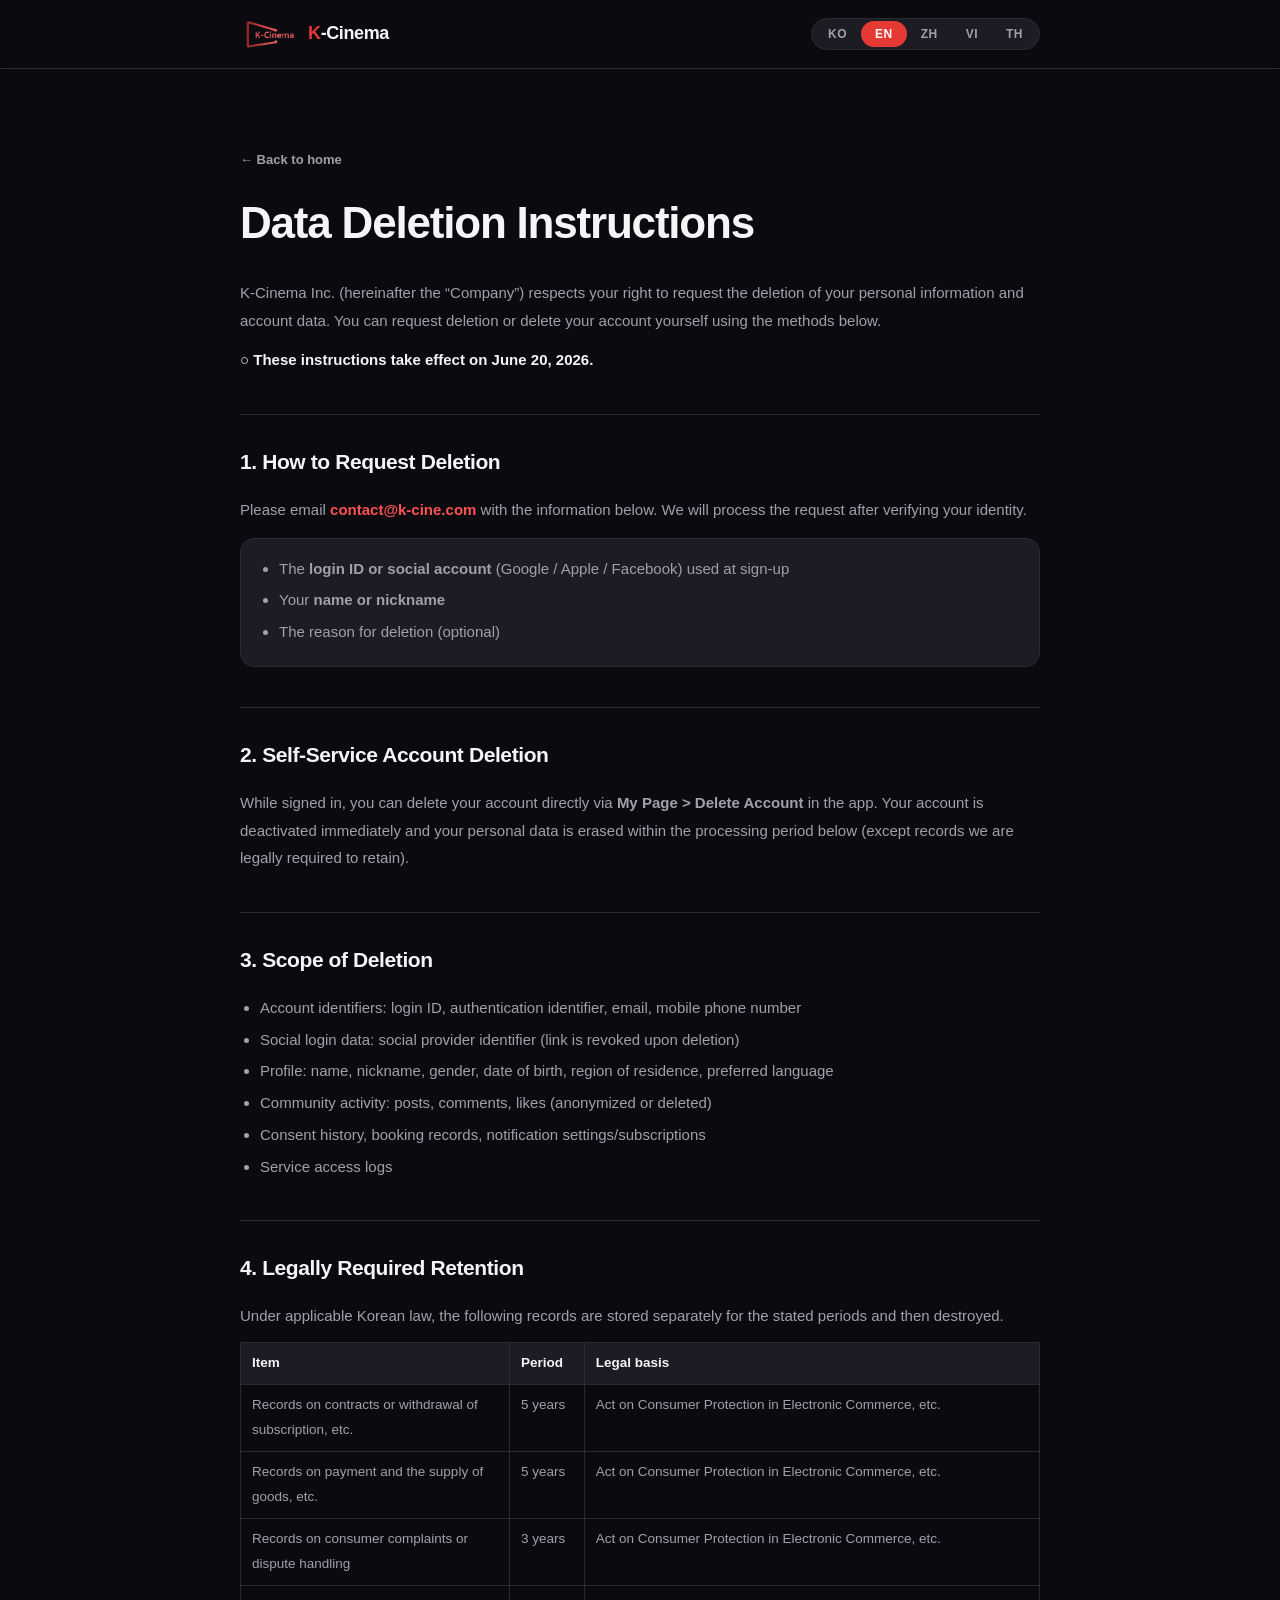
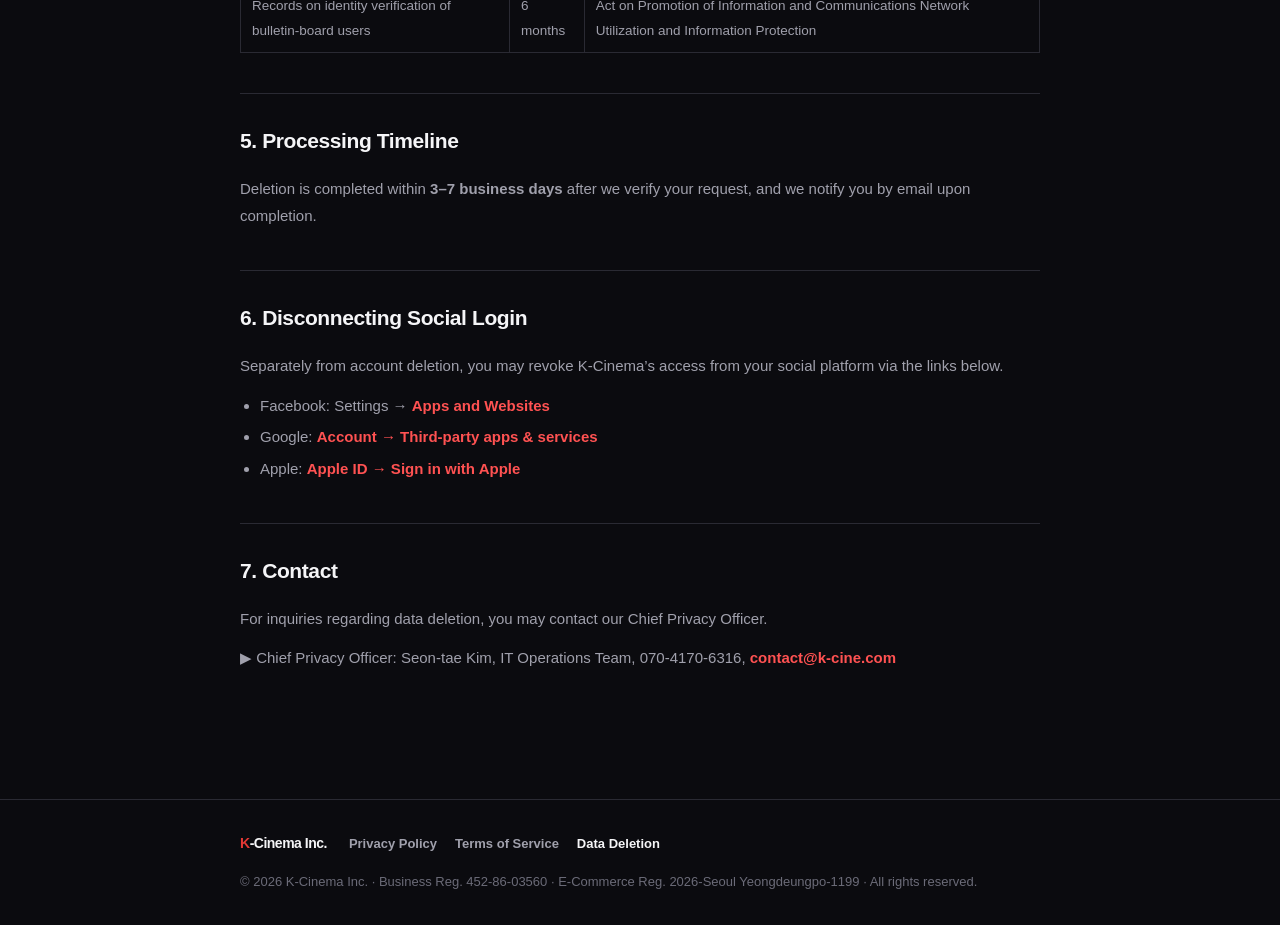
<file: data-deletion.html>
<!DOCTYPE html>
<html lang="ko" data-lang="ko">
<head>
    <meta charset="UTF-8">
    <meta name="viewport" content="width=device-width, initial-scale=1.0">
    <title>데이터 삭제 안내 | (주)케이시네마</title>
    <meta name="description" content="(주)케이시네마 데이터 삭제 안내 · K-Cinema Inc. Data Deletion Instructions">
    <meta name="robots" content="index,follow">
    <link rel="icon" type="image/png" href="logo.png">
    <script>(function(){try{var L=['ko','en','zh','vi','th'];var q=new URLSearchParams(location.search).get('lang');if(q)q=q.toLowerCase();var s=localStorage.getItem('kc-lang');var n=(navigator.language||'').toLowerCase();var l=L.indexOf(q)>=0?q:L.indexOf(s)>=0?s:n.indexOf('ko')===0?'ko':n.indexOf('zh')===0?'zh':n.indexOf('vi')===0?'vi':n.indexOf('th')===0?'th':'en';document.documentElement.setAttribute('data-lang',l);document.documentElement.setAttribute('lang',l);if(L.indexOf(q)>=0)try{localStorage.setItem('kc-lang',q);}catch(e){}}catch(e){}})();</script>
    <style>
        :root {
            --bg: #0B0B0F; --surface: #14141A; --card: #1C1C24; --card-border: #2A2A33;
            --text: #F5F5F7; --text-muted: #A0A0AC; --text-dim: #6B6B78;
            --primary: #E53935; --primary-soft: #FF5252; --primary-dim: #7A1F1D;
            --radius-card: 14px; --radius-chip: 999px;
            --font-stack: -apple-system, BlinkMacSystemFont, 'Segoe UI', Roboto, 'Malgun Gothic', '맑은 고딕', sans-serif;
        }
        * { margin: 0; padding: 0; box-sizing: border-box; }
        html { background: var(--bg); }
        body { font-family: var(--font-stack); color: var(--text); background: var(--bg); line-height: 1.65; -webkit-font-smoothing: antialiased; }
        img { display: block; max-width: 100%; }
        a { color: inherit; text-decoration: none; }
        .container { max-width: 880px; margin: 0 auto; padding: 0 clamp(20px, 4vw, 40px); }

        [data-lang="ko"] .i18n-el[lang]:not([lang="ko"]),
        [data-lang="en"] .i18n-el[lang]:not([lang="en"]),
        [data-lang="zh"] .i18n-el[lang]:not([lang="zh"]),
        [data-lang="vi"] .i18n-el[lang]:not([lang="vi"]),
        [data-lang="th"] .i18n-el[lang]:not([lang="th"]) { display: none; }

        .nav { position: sticky; top: 0; z-index: 50; background: rgba(11,11,15,0.75); backdrop-filter: saturate(180%) blur(16px); -webkit-backdrop-filter: saturate(180%) blur(16px); border-bottom: 1px solid var(--card-border); }
        .nav-inner { display: flex; align-items: center; justify-content: space-between; height: 68px; }
        .brand { display: flex; align-items: center; gap: 10px; font-weight: 800; font-size: 18px; letter-spacing: -0.4px; }
        .brand img { height: 38px; width: auto; }
        .brand .k { color: var(--primary); }
        .brand .rest { color: var(--text); }
        .nav-right { display: flex; align-items: center; gap: 24px; }
        .lang-toggle { display: inline-flex; background: var(--card); border: 1px solid var(--card-border); border-radius: var(--radius-chip); padding: 2px; }
        .lang-toggle button { background: transparent; border: 0; color: var(--text-muted); font-weight: 700; font-size: 12px; padding: 6px 14px; border-radius: var(--radius-chip); cursor: pointer; letter-spacing: 0.5px; transition: all 0.15s; }
        .lang-toggle button:hover { color: var(--text); }
        [data-lang="ko"] .lang-toggle [data-setlang="ko"],
        [data-lang="en"] .lang-toggle [data-setlang="en"],
        [data-lang="zh"] .lang-toggle [data-setlang="zh"],
        [data-lang="vi"] .lang-toggle [data-setlang="vi"],
        [data-lang="th"] .lang-toggle [data-setlang="th"] { background: var(--primary); color: #FFF; }

        .legal-wrap { padding: clamp(44px, 6vw, 80px) 0 clamp(64px, 9vw, 120px); }
        .legal-back { display: inline-flex; align-items: center; gap: 6px; font-size: 13px; color: var(--text-muted); font-weight: 600; margin-bottom: 28px; transition: color 0.15s; }
        .legal-back:hover { color: var(--primary-soft); }
        .legal-title { font-size: clamp(28px, 4.5vw, 44px); font-weight: 800; letter-spacing: -1.2px; line-height: 1.15; }
        .legal-effective { color: var(--text); font-weight: 600; margin: 16px 0 0; }
        .legal-doc { margin-top: 30px; font-size: 15px; line-height: 1.85; color: var(--text-muted); }
        .legal-doc h2 { color: var(--text); font-size: clamp(18px, 2.4vw, 21px); font-weight: 800; letter-spacing: -0.4px; margin: 40px 0 14px; padding-top: 28px; border-top: 1px solid var(--card-border); }
        .legal-doc > div > h2:first-child { margin-top: 0; padding-top: 0; border-top: 0; }
        .legal-doc h3 { color: var(--text); font-size: 15.5px; font-weight: 700; margin: 22px 0 8px; }
        .legal-doc p { margin: 0 0 12px; }
        .legal-doc ul { margin: 0 0 12px; padding-left: 20px; }
        .legal-doc li { margin-bottom: 4px; }
        .legal-doc a { color: var(--primary-soft); font-weight: 600; }
        .legal-doc a:hover { text-decoration: underline; }
        .legal-doc table { width: 100%; border-collapse: collapse; margin: 12px 0; font-size: 13.5px; }
        .legal-doc th, .legal-doc td { border: 1px solid var(--card-border); padding: 8px 11px; text-align: left; vertical-align: top; }
        .legal-doc th { color: var(--text); font-weight: 700; background: var(--card); }
        .legal-box { background: var(--card); border: 1px solid var(--card-border); border-radius: var(--radius-card); padding: 16px 18px; margin: 14px 0; }
        .legal-box ul { margin: 0; }

        footer { border-top: 1px solid var(--card-border); padding: 32px 0; font-size: 13px; color: var(--text-dim); }
        .footer-inner { display: flex; justify-content: space-between; align-items: center; gap: 16px 24px; flex-wrap: wrap; }
        .footer-left { display: flex; align-items: center; gap: 22px; flex-wrap: wrap; }
        .footer-brand { font-weight: 800; letter-spacing: -0.5px; color: var(--text); font-size: 14px; }
        .footer-brand .k { color: var(--primary); }
        .footer-links { display: flex; gap: 18px; font-size: 13px; }
        .footer-links a { color: var(--text-muted); font-weight: 600; transition: color 0.15s; }
        .footer-links a.priv { color: var(--text); }
        .footer-links a:hover { color: var(--primary-soft); }
        @media (max-width: 560px) {
            .legal-doc { font-size: 14px; }
            .lang-toggle button { padding: 5px 8px; font-size: 11px; }
        }
    </style>
</head>
<body>

<nav class="nav">
    <div class="container nav-inner">
        <a class="brand" href="index.html" aria-label="K-Cinema">
            <img src="logo.png" alt="">
            <span><span class="k">K</span><span class="rest">-Cinema</span></span>
        </a>
        <div class="nav-right">
            <div class="lang-toggle" role="group" aria-label="Language">
                <button type="button" data-setlang="ko">KO</button>
                <button type="button" data-setlang="en">EN</button>
                <button type="button" data-setlang="zh">ZH</button>
                <button type="button" data-setlang="vi">VI</button>
                <button type="button" data-setlang="th">TH</button>
            </div>
        </div>
    </div>
</nav>

<main class="legal-wrap">
    <div class="container">
        <a class="legal-back" href="index.html"><span lang="ko" class="i18n-el">← 홈으로</span><span lang="en" class="i18n-el">← Back to home</span><span lang="zh" class="i18n-el">← 返回首页</span><span lang="vi" class="i18n-el">← Về trang chủ</span><span lang="th" class="i18n-el">← กลับหน้าหลัก</span></a>
        <h1 class="legal-title"><span lang="ko" class="i18n-el">데이터 삭제 안내</span><span lang="en" class="i18n-el">Data Deletion Instructions</span><span lang="zh" class="i18n-el">数据删除说明</span><span lang="vi" class="i18n-el">Hướng dẫn xóa dữ liệu</span><span lang="th" class="i18n-el">คำแนะนำการลบข้อมูล</span></h1>

        <div class="legal-doc">
            <!-- ===== Korean ===== -->
            <div lang="ko" class="i18n-el">
                <p class="intro">㈜케이시네마(이하 ‘회사’)는 이용자가 본인의 개인정보 및 계정 데이터의 삭제를 요청할 권리를 보장합니다. 아래 방법으로 계정 및 데이터 삭제를 요청하거나 직접 처리하실 수 있습니다.</p>
                <p class="legal-effective">○ 본 안내는 2026년 6월 20일부터 시행됩니다.</p>

                <h2>1. 삭제 요청 방법</h2>
                <p>아래 정보를 담아 <a href="mailto:contact@k-cine.com?subject=K-Cinema%20%EB%8D%B0%EC%9D%B4%ED%84%B0%20%EC%82%AD%EC%A0%9C%20%EC%9A%94%EC%B2%AD">contact@k-cine.com</a> 으로 요청해 주시면 본인 확인 후 처리해 드립니다.</p>
                <div class="legal-box">
                    <ul>
                        <li>가입 시 사용한 <strong>로그인 아이디 또는 소셜 계정</strong>(Google / Apple / Facebook)</li>
                        <li><strong>이름 또는 닉네임</strong></li>
                        <li>삭제 사유 (선택)</li>
                    </ul>
                </div>

                <h2>2. 앱 내 직접 탈퇴</h2>
                <p>로그인 상태에서 앱의 <strong>마이페이지 &gt; 회원 탈퇴</strong>를 통해 직접 계정을 삭제하실 수 있습니다. 탈퇴 시 계정은 즉시 비활성화되며, 개인정보는 아래 처리 기간 내에 파기됩니다(법령상 보존 항목 제외).</p>

                <h2>3. 삭제 대상 데이터</h2>
                <ul>
                    <li>계정 식별자: 로그인 아이디, 인증 식별자, 이메일, 휴대폰 번호</li>
                    <li>소셜 로그인 연동 정보: 소셜 제공자 식별자(탈퇴 시 연동 해제)</li>
                    <li>프로필: 이름, 닉네임, 성별, 생년월일, 거주지역, 선호 언어</li>
                    <li>커뮤니티 활동: 작성한 게시글·댓글·좋아요(비식별 처리 또는 삭제)</li>
                    <li>약관 동의 이력, 예매 기록, 알림 설정·구독</li>
                    <li>서비스 접속 로그</li>
                </ul>

                <h2>4. 법령에 따른 보존 항목</h2>
                <p>관계 법령에 따라 아래 항목은 명시된 기간 동안 분리 보관 후 파기됩니다.</p>
                <table>
                    <thead><tr><th>항목</th><th>보존 기간</th><th>근거 법령</th></tr></thead>
                    <tbody>
                        <tr><td>계약 또는 청약철회 등에 관한 기록</td><td>5년</td><td>전자상거래 등에서의 소비자보호에 관한 법률</td></tr>
                        <tr><td>대금결제 및 재화 등의 공급에 관한 기록</td><td>5년</td><td>전자상거래 등에서의 소비자보호에 관한 법률</td></tr>
                        <tr><td>소비자의 불만 또는 분쟁 처리에 관한 기록</td><td>3년</td><td>전자상거래 등에서의 소비자보호에 관한 법률</td></tr>
                        <tr><td>게시판 이용자의 본인확인에 관한 기록</td><td>6개월</td><td>정보통신망 이용촉진 및 정보보호 등에 관한 법률</td></tr>
                    </tbody>
                </table>

                <h2>5. 처리 기간</h2>
                <p>요청 확인 후 <strong>영업일 기준 3~7일</strong> 이내에 삭제를 처리하며, 완료 시 등록된 이메일로 안내드립니다.</p>

                <h2>6. 소셜 로그인 연결 해제</h2>
                <p>계정 삭제와 별개로, 소셜 플랫폼에서 K-Cinema 앱 연결을 직접 해제하실 수 있습니다.</p>
                <ul>
                    <li>Facebook: 설정 → <a href="https://www.facebook.com/settings?tab=applications" target="_blank" rel="noopener">앱 및 웹사이트</a></li>
                    <li>Google: <a href="https://myaccount.google.com/permissions" target="_blank" rel="noopener">계정 → 타사 앱 및 서비스</a></li>
                    <li>Apple: <a href="https://appleid.apple.com" target="_blank" rel="noopener">Apple ID → Apple로 로그인</a></li>
                </ul>

                <h2>7. 문의처</h2>
                <p>데이터 삭제와 관련한 문의는 개인정보 보호책임자에게 연락하실 수 있습니다.</p>
                <p>▶ 개인정보 보호책임자: IT 운영팀 김선태, 070-4170-6316, <a href="mailto:contact@k-cine.com">contact@k-cine.com</a></p>
            </div>

            <!-- ===== English ===== -->
            <div lang="en" class="i18n-el">
                <p class="intro">K-Cinema Inc. (hereinafter the “Company”) respects your right to request the deletion of your personal information and account data. You can request deletion or delete your account yourself using the methods below.</p>
                <p class="legal-effective">○ These instructions take effect on June 20, 2026.</p>

                <h2>1. How to Request Deletion</h2>
                <p>Please email <a href="mailto:contact@k-cine.com?subject=K-Cinema%20Data%20Deletion%20Request">contact@k-cine.com</a> with the information below. We will process the request after verifying your identity.</p>
                <div class="legal-box">
                    <ul>
                        <li>The <strong>login ID or social account</strong> (Google / Apple / Facebook) used at sign-up</li>
                        <li>Your <strong>name or nickname</strong></li>
                        <li>The reason for deletion (optional)</li>
                    </ul>
                </div>

                <h2>2. Self-Service Account Deletion</h2>
                <p>While signed in, you can delete your account directly via <strong>My Page &gt; Delete Account</strong> in the app. Your account is deactivated immediately and your personal data is erased within the processing period below (except records we are legally required to retain).</p>

                <h2>3. Scope of Deletion</h2>
                <ul>
                    <li>Account identifiers: login ID, authentication identifier, email, mobile phone number</li>
                    <li>Social login data: social provider identifier (link is revoked upon deletion)</li>
                    <li>Profile: name, nickname, gender, date of birth, region of residence, preferred language</li>
                    <li>Community activity: posts, comments, likes (anonymized or deleted)</li>
                    <li>Consent history, booking records, notification settings/subscriptions</li>
                    <li>Service access logs</li>
                </ul>

                <h2>4. Legally Required Retention</h2>
                <p>Under applicable Korean law, the following records are stored separately for the stated periods and then destroyed.</p>
                <table>
                    <thead><tr><th>Item</th><th>Period</th><th>Legal basis</th></tr></thead>
                    <tbody>
                        <tr><td>Records on contracts or withdrawal of subscription, etc.</td><td>5 years</td><td>Act on Consumer Protection in Electronic Commerce, etc.</td></tr>
                        <tr><td>Records on payment and the supply of goods, etc.</td><td>5 years</td><td>Act on Consumer Protection in Electronic Commerce, etc.</td></tr>
                        <tr><td>Records on consumer complaints or dispute handling</td><td>3 years</td><td>Act on Consumer Protection in Electronic Commerce, etc.</td></tr>
                        <tr><td>Records on identity verification of bulletin-board users</td><td>6 months</td><td>Act on Promotion of Information and Communications Network Utilization and Information Protection</td></tr>
                    </tbody>
                </table>

                <h2>5. Processing Timeline</h2>
                <p>Deletion is completed within <strong>3–7 business days</strong> after we verify your request, and we notify you by email upon completion.</p>

                <h2>6. Disconnecting Social Login</h2>
                <p>Separately from account deletion, you may revoke K-Cinema’s access from your social platform via the links below.</p>
                <ul>
                    <li>Facebook: Settings → <a href="https://www.facebook.com/settings?tab=applications" target="_blank" rel="noopener">Apps and Websites</a></li>
                    <li>Google: <a href="https://myaccount.google.com/permissions" target="_blank" rel="noopener">Account → Third-party apps & services</a></li>
                    <li>Apple: <a href="https://appleid.apple.com" target="_blank" rel="noopener">Apple ID → Sign in with Apple</a></li>
                </ul>

                <h2>7. Contact</h2>
                <p>For inquiries regarding data deletion, you may contact our Chief Privacy Officer.</p>
                <p>▶ Chief Privacy Officer: Seon-tae Kim, IT Operations Team, 070-4170-6316, <a href="mailto:contact@k-cine.com">contact@k-cine.com</a></p>
            </div>

            <!-- ===== Chinese ===== -->
            <div lang="zh" class="i18n-el">
                <p class="intro">K-Cinema Inc.（以下简称“本公司”）尊重您请求删除个人资料及账户数据的权利。您可通过以下方式申请删除或自行删除账户。</p>
                <p class="legal-effective">○ 本说明自 2026 年 6 月 20 日起生效。</p>

                <h2>1. 删除申请方式</h2>
                <p>请将以下信息发送至 <a href="mailto:contact@k-cine.com?subject=K-Cinema%20%E6%95%B0%E6%8D%AE%E5%88%A0%E9%99%A4%E7%94%B3%E8%AF%B7">contact@k-cine.com</a>。我们将在核实您的身份后处理该申请。</p>
                <div class="legal-box">
                    <ul>
                        <li>注册时使用的<strong>登录 ID 或社交账户</strong>（Google / Apple / Facebook）</li>
                        <li>您的<strong>姓名或昵称</strong></li>
                        <li>删除原因（可选）</li>
                    </ul>
                </div>

                <h2>2. 应用内自助注销</h2>
                <p>登录状态下，您可通过应用内<strong>我的页面 &gt; 注销账户</strong>直接删除账户。注销后账户将立即停用，个人资料将在下述处理期限内删除（依法须保留的记录除外）。</p>

                <h2>3. 删除范围</h2>
                <ul>
                    <li>账户标识信息：登录 ID、认证标识符、电子邮箱、手机号码</li>
                    <li>社交登录信息：社交服务提供商标识符（注销时解除关联）</li>
                    <li>个人资料：姓名、昵称、性别、出生日期、居住地区、首选语言</li>
                    <li>社区活动：发布的帖子、评论、点赞（匿名化或删除）</li>
                    <li>同意记录、预订记录、通知设置/订阅</li>
                    <li>服务访问日志</li>
                </ul>

                <h2>4. 依法须保留的项目</h2>
                <p>根据适用的韩国法律，以下记录将在指定期限内单独保存，期满后予以销毁。</p>
                <table>
                    <thead><tr><th>项目</th><th>保留期限</th><th>法律依据</th></tr></thead>
                    <tbody>
                        <tr><td>合同或撤销订阅等相关记录</td><td>5 年</td><td>《电子商务等消费者保护相关法律》</td></tr>
                        <tr><td>付款及商品供应等相关记录</td><td>5 年</td><td>《电子商务等消费者保护相关法律》</td></tr>
                        <tr><td>消费者投诉或争议处理相关记录</td><td>3 年</td><td>《电子商务等消费者保护相关法律》</td></tr>
                        <tr><td>公告板用户身份验证相关记录</td><td>6 个月</td><td>《促进信息通信网络利用及信息保护等相关法律》</td></tr>
                    </tbody>
                </table>

                <h2>5. 处理时限</h2>
                <p>核实申请后，我们将在<strong>3 至 7 个工作日</strong>内完成删除，并通过注册邮箱通知您。</p>

                <h2>6. 解除社交登录关联</h2>
                <p>除账户删除外，您也可通过以下链接在社交平台直接撤销 K-Cinema 的访问权限。</p>
                <ul>
                    <li>Facebook：设置 → <a href="https://www.facebook.com/settings?tab=applications" target="_blank" rel="noopener">应用和网站</a></li>
                    <li>Google：<a href="https://myaccount.google.com/permissions" target="_blank" rel="noopener">账户 → 第三方应用和服务</a></li>
                    <li>Apple：<a href="https://appleid.apple.com" target="_blank" rel="noopener">Apple ID → 通过 Apple 登录</a></li>
                </ul>

                <h2>7. 联系方式</h2>
                <p>有关数据删除的咨询，请联系我们的个人信息保护负责人。</p>
                <p>▶ 个人信息保护负责人：IT 运营团队 金善泰，070-4170-6316，<a href="mailto:contact@k-cine.com">contact@k-cine.com</a></p>
            </div>

            <!-- ===== Vietnamese ===== -->
            <div lang="vi" class="i18n-el">
                <p class="intro">K-Cinema Inc. (sau đây gọi là “Công ty”) tôn trọng quyền của bạn được yêu cầu xóa thông tin cá nhân và dữ liệu tài khoản. Bạn có thể yêu cầu xóa hoặc tự xóa tài khoản theo các phương thức dưới đây.</p>
                <p class="legal-effective">○ Hướng dẫn này có hiệu lực từ ngày 20 tháng 6 năm 2026.</p>

                <h2>1. Cách yêu cầu xóa dữ liệu</h2>
                <p>Vui lòng gửi email đến <a href="mailto:contact@k-cine.com?subject=K-Cinema%20Y%C3%AAu%20C%E1%BA%A7u%20X%C3%B3a%20D%E1%BB%AF%20Li%E1%BB%87u">contact@k-cine.com</a> kèm các thông tin sau. Chúng tôi sẽ xử lý yêu cầu sau khi xác minh danh tính của bạn.</p>
                <div class="legal-box">
                    <ul>
                        <li><strong>ID đăng nhập hoặc tài khoản mạng xã hội</strong> (Google / Apple / Facebook) đã sử dụng khi đăng ký</li>
                        <li><strong>Tên hoặc biệt danh</strong> của bạn</li>
                        <li>Lý do xóa (tùy chọn)</li>
                    </ul>
                </div>

                <h2>2. Tự xóa tài khoản trong ứng dụng</h2>
                <p>Khi đã đăng nhập, bạn có thể xóa tài khoản trực tiếp qua <strong>Trang của tôi &gt; Xóa tài khoản</strong> trong ứng dụng. Tài khoản sẽ bị vô hiệu hóa ngay lập tức và dữ liệu cá nhân sẽ được xóa trong thời hạn xử lý dưới đây (trừ các hồ sơ phải lưu giữ theo quy định pháp luật).</p>

                <h2>3. Phạm vi xóa dữ liệu</h2>
                <ul>
                    <li>Thông tin định danh tài khoản: ID đăng nhập, mã định danh xác thực, email, số điện thoại di động</li>
                    <li>Dữ liệu đăng nhập mạng xã hội: mã định danh nhà cung cấp mạng xã hội (liên kết bị hủy khi xóa tài khoản)</li>
                    <li>Hồ sơ: tên, biệt danh, giới tính, ngày sinh, khu vực cư trú, ngôn ngữ ưa thích</li>
                    <li>Hoạt động cộng đồng: bài đăng, bình luận, lượt thích (ẩn danh hóa hoặc xóa)</li>
                    <li>Lịch sử đồng ý, hồ sơ đặt vé, cài đặt/thông báo đăng ký</li>
                    <li>Nhật ký truy cập dịch vụ</li>
                </ul>

                <h2>4. Hồ sơ phải lưu giữ theo quy định pháp luật</h2>
                <p>Theo pháp luật Hàn Quốc hiện hành, các hồ sơ sau sẽ được lưu trữ riêng trong thời hạn quy định rồi hủy.</p>
                <table>
                    <thead><tr><th>Hạng mục</th><th>Thời hạn lưu giữ</th><th>Căn cứ pháp lý</th></tr></thead>
                    <tbody>
                        <tr><td>Hồ sơ về hợp đồng hoặc hủy đăng ký, v.v.</td><td>5 năm</td><td>Luật Bảo vệ Người tiêu dùng trong Thương mại Điện tử, v.v.</td></tr>
                        <tr><td>Hồ sơ về thanh toán và cung cấp hàng hóa, v.v.</td><td>5 năm</td><td>Luật Bảo vệ Người tiêu dùng trong Thương mại Điện tử, v.v.</td></tr>
                        <tr><td>Hồ sơ về khiếu nại hoặc giải quyết tranh chấp của người tiêu dùng</td><td>3 năm</td><td>Luật Bảo vệ Người tiêu dùng trong Thương mại Điện tử, v.v.</td></tr>
                        <tr><td>Hồ sơ về xác minh danh tính người dùng bảng tin</td><td>6 tháng</td><td>Luật Khuyến khích Sử dụng Mạng Thông tin và Bảo vệ Thông tin</td></tr>
                    </tbody>
                </table>

                <h2>5. Thời hạn xử lý</h2>
                <p>Việc xóa sẽ hoàn tất trong vòng <strong>3–7 ngày làm việc</strong> sau khi chúng tôi xác minh yêu cầu, và chúng tôi sẽ thông báo qua email khi hoàn tất.</p>

                <h2>6. Ngắt kết nối đăng nhập mạng xã hội</h2>
                <p>Tách biệt với việc xóa tài khoản, bạn có thể thu hồi quyền truy cập của K-Cinema trên nền tảng mạng xã hội qua các liên kết dưới đây.</p>
                <ul>
                    <li>Facebook: Cài đặt → <a href="https://www.facebook.com/settings?tab=applications" target="_blank" rel="noopener">Ứng dụng và trang web</a></li>
                    <li>Google: <a href="https://myaccount.google.com/permissions" target="_blank" rel="noopener">Tài khoản → Ứng dụng và dịch vụ của bên thứ ba</a></li>
                    <li>Apple: <a href="https://appleid.apple.com" target="_blank" rel="noopener">Apple ID → Đăng nhập bằng Apple</a></li>
                </ul>

                <h2>7. Liên hệ</h2>
                <p>Để được tư vấn về việc xóa dữ liệu, bạn có thể liên hệ với Người phụ trách Bảo vệ Dữ liệu Cá nhân của chúng tôi.</p>
                <p>▶ Người phụ trách Bảo vệ Dữ liệu Cá nhân: Kim Seon-tae, Nhóm Vận hành IT, 070-4170-6316, <a href="mailto:contact@k-cine.com">contact@k-cine.com</a></p>
            </div>

            <!-- ===== Thai ===== -->
            <div lang="th" class="i18n-el">
                <p class="intro">K-Cinema Inc. (ต่อไปนี้เรียกว่า “บริษัท”) เคารพสิทธิของคุณในการขอลบข้อมูลส่วนบุคคลและข้อมูลบัญชี คุณสามารถขอลบหรือลบบัญชีด้วยตนเองได้ตามวิธีการด้านล่าง</p>
                <p class="legal-effective">○ คำแนะนำนี้มีผลบังคับใช้ตั้งแต่วันที่ 20 มิถุนายน 2569</p>

                <h2>1. วิธีการขอลบข้อมูล</h2>
                <p>กรุณาส่งอีเมลไปที่ <a href="mailto:contact@k-cine.com?subject=K-Cinema%20Data%20Deletion%20Request">contact@k-cine.com</a> พร้อมข้อมูลด้านล่าง เราจะดำเนินการหลังจากยืนยันตัวตนของคุณแล้ว</p>
                <div class="legal-box">
                    <ul>
                        <li><strong>ID เข้าสู่ระบบหรือบัญชีโซเชียล</strong> (Google / Apple / Facebook) ที่ใช้ในการสมัคร</li>
                        <li><strong>ชื่อหรือชื่อเล่น</strong>ของคุณ</li>
                        <li>เหตุผลในการลบ (ไม่บังคับ)</li>
                    </ul>
                </div>

                <h2>2. การลบบัญชีด้วยตนเองในแอป</h2>
                <p>เมื่อเข้าสู่ระบบแล้ว คุณสามารถลบบัญชีได้โดยตรงผ่าน <strong>หน้าของฉัน &gt; ลบบัญชี</strong> ในแอป บัญชีจะถูกปิดใช้งานทันที และข้อมูลส่วนบุคคลจะถูกลบภายในระยะเวลาดำเนินการด้านล่าง (ยกเว้นบันทึกที่ต้องเก็บรักษาตามกฎหมาย)</p>

                <h2>3. ขอบเขตการลบ</h2>
                <ul>
                    <li>ข้อมูลระบุตัวตนบัญชี: ID เข้าสู่ระบบ ตัวระบุการยืนยันตัวตน อีเมล หมายเลขโทรศัพท์มือถือ</li>
                    <li>ข้อมูลเข้าสู่ระบบโซเชียล: ตัวระบุผู้ให้บริการโซเชียล (ยกเลิกการเชื่อมต่อเมื่อลบบัญชี)</li>
                    <li>โปรไฟล์: ชื่อ ชื่อเล่น เพศ วันเกิด ภูมิภาคที่พำนัก ภาษาที่ต้องการ</li>
                    <li>กิจกรรมชุมชน: โพสต์ ความคิดเห็น การกดถูกใจ (ทำให้ไม่ระบุตัวตนหรือลบ)</li>
                    <li>ประวัติการยินยอม บันทึกการจอง การตั้งค่า/การสมัครรับการแจ้งเตือน</li>
                    <li>บันทึกการเข้าใช้บริการ</li>
                </ul>

                <h2>4. รายการที่ต้องเก็บรักษาตามกฎหมาย</h2>
                <p>ตามกฎหมายเกาหลีที่ใช้บังคับ บันทึกต่อไปนี้จะถูกเก็บแยกตามระยะเวลาที่กำหนด แล้วจึงทำลาย</p>
                <table>
                    <thead><tr><th>รายการ</th><th>ระยะเวลาเก็บรักษา</th><th>ฐานทางกฎหมาย</th></tr></thead>
                    <tbody>
                        <tr><td>บันทึกเกี่ยวกับสัญญาหรือการถอนความยินยอม ฯลฯ</td><td>5 ปี</td><td>พระราชบัญญัติคุ้มครองผู้บริโภคในการค้าอิเล็กทรอนิกส์ ฯลฯ</td></tr>
                        <tr><td>บันทึกเกี่ยวกับการชำระเงินและการจัดหาสินค้า ฯลฯ</td><td>5 ปี</td><td>พระราชบัญญัติคุ้มครองผู้บริโภคในการค้าอิเล็กทรอนิกส์ ฯลฯ</td></tr>
                        <tr><td>บันทึกเกี่ยวกับข้อร้องเรียนหรือการแก้ไขข้อพิพาทของผู้บริโภค</td><td>3 ปี</td><td>พระราชบัญญัติคุ้มครองผู้บริโภคในการค้าอิเล็กทรอนิกส์ ฯลฯ</td></tr>
                        <tr><td>บันทึกเกี่ยวกับการยืนยันตัวตนผู้ใช้กระดานข่าว</td><td>6 เดือน</td><td>พระราชบัญญัติส่งเสริมการใช้เครือข่ายสารสนเทศและการคุ้มครองข้อมูล</td></tr>
                    </tbody>
                </table>

                <h2>5. ระยะเวลาดำเนินการ</h2>
                <p>การลบจะเสร็จสิ้นภายใน <strong>3–7 วันทำการ</strong> หลังจากเรายืนยันคำขอของคุณ และเราจะแจ้งให้ทราบทางอีเมลเมื่อดำเนินการเสร็จสิ้น</p>

                <h2>6. ยกเลิกการเชื่อมต่อเข้าสู่ระบบโซเชียล</h2>
                <p>แยกจากการลบบัญชี คุณสามารถเพิกถอนการเข้าถึงของ K-Cinema จากแพลตฟอร์มโซเชียลผ่านลิงก์ด้านล่าง</p>
                <ul>
                    <li>Facebook: การตั้งค่า → <a href="https://www.facebook.com/settings?tab=applications" target="_blank" rel="noopener">แอปและเว็บไซต์</a></li>
                    <li>Google: <a href="https://myaccount.google.com/permissions" target="_blank" rel="noopener">บัญชี → แอปและบริการของบุคคลที่สาม</a></li>
                    <li>Apple: <a href="https://appleid.apple.com" target="_blank" rel="noopener">Apple ID → Sign in with Apple</a></li>
                </ul>

                <h2>7. ติดต่อ</h2>
                <p>สำหรับการสอบถามเกี่ยวกับการลบข้อมูล คุณสามารถติดต่อเจ้าหน้าที่คุ้มครองข้อมูลส่วนบุคคลของเรา</p>
                <p>▶ เจ้าหน้าที่คุ้มครองข้อมูลส่วนบุคคล: Kim Seon-tae ทีมปฏิบัติการ IT 070-4170-6316 <a href="mailto:contact@k-cine.com">contact@k-cine.com</a></p>
            </div>
        </div>
    </div>
</main>

<footer>
    <div class="container footer-inner">
        <div class="footer-left">
            <div class="footer-brand"><span class="k">K</span>-Cinema Inc.</div>
            <div class="footer-links">
                <a href="privacy.html"><span lang="ko" class="i18n-el">개인정보처리방침</span><span lang="en" class="i18n-el">Privacy Policy</span><span lang="zh" class="i18n-el">隐私政策</span><span lang="vi" class="i18n-el">Chính sách bảo mật</span><span lang="th" class="i18n-el">นโยบายความเป็นส่วนตัว</span></a>
                <a href="terms.html"><span lang="ko" class="i18n-el">이용약관</span><span lang="en" class="i18n-el">Terms of Service</span><span lang="zh" class="i18n-el">使用条款</span><span lang="vi" class="i18n-el">Điều khoản sử dụng</span><span lang="th" class="i18n-el">ข้อกำหนดการใช้งาน</span></a>
                <a class="priv" href="data-deletion.html"><span lang="ko" class="i18n-el">데이터 삭제 안내</span><span lang="en" class="i18n-el">Data Deletion</span><span lang="zh" class="i18n-el">数据删除说明</span><span lang="vi" class="i18n-el">Hướng dẫn xóa dữ liệu</span><span lang="th" class="i18n-el">คำแนะนำการลบข้อมูล</span></a>
            </div>
        </div>
        <div>
            <span lang="ko" class="i18n-el">© 2026 (주)케이시네마 · 사업자등록번호 452-86-03560 · 통신판매업 신고번호 제2026-서울영등포-1199호 · All rights reserved.</span>
            <span lang="en" class="i18n-el">© 2026 K-Cinema Inc. · Business Reg. 452-86-03560 · E-Commerce Reg. 2026-Seoul Yeongdeungpo-1199 · All rights reserved.</span>
            <span lang="zh" class="i18n-el">© 2026 K-Cinema株式会社 · 营业执照号 452-86-03560 · 通信销售业申报号 第2026-首尔永登浦-1199号 · All rights reserved.</span>
            <span lang="vi" class="i18n-el">© 2026 K-Cinema Inc. · ĐKKD 452-86-03560 · TMĐT 2026-Seoul Yeongdeungpo-1199 · All rights reserved.</span>
            <span lang="th" class="i18n-el">© 2026 K-Cinema Inc. · เลขทะเบียนธุรกิจ 452-86-03560 · E-Commerce 2026-Seoul Yeongdeungpo-1199 · All rights reserved.</span>
        </div>
    </div>
</footer>

<script src="js/i18n.js"></script>

</body>
</html>
</file>
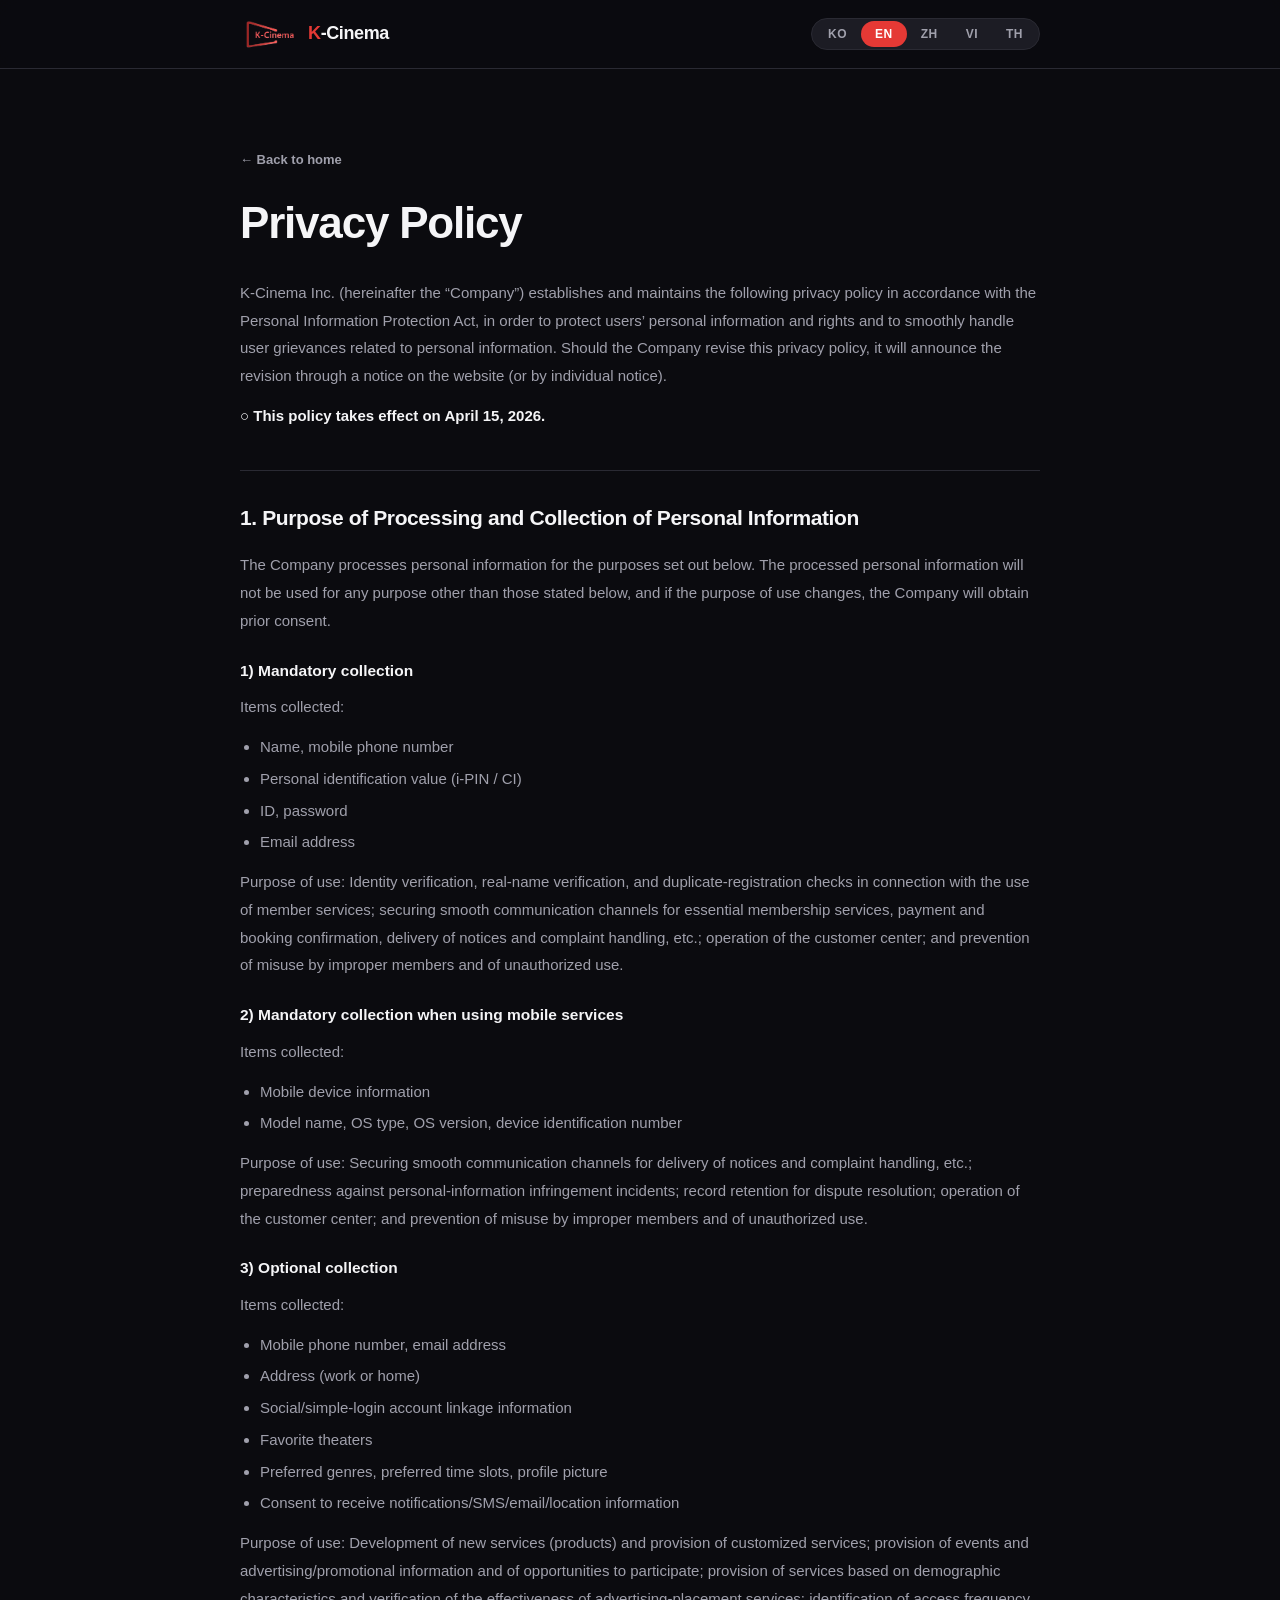
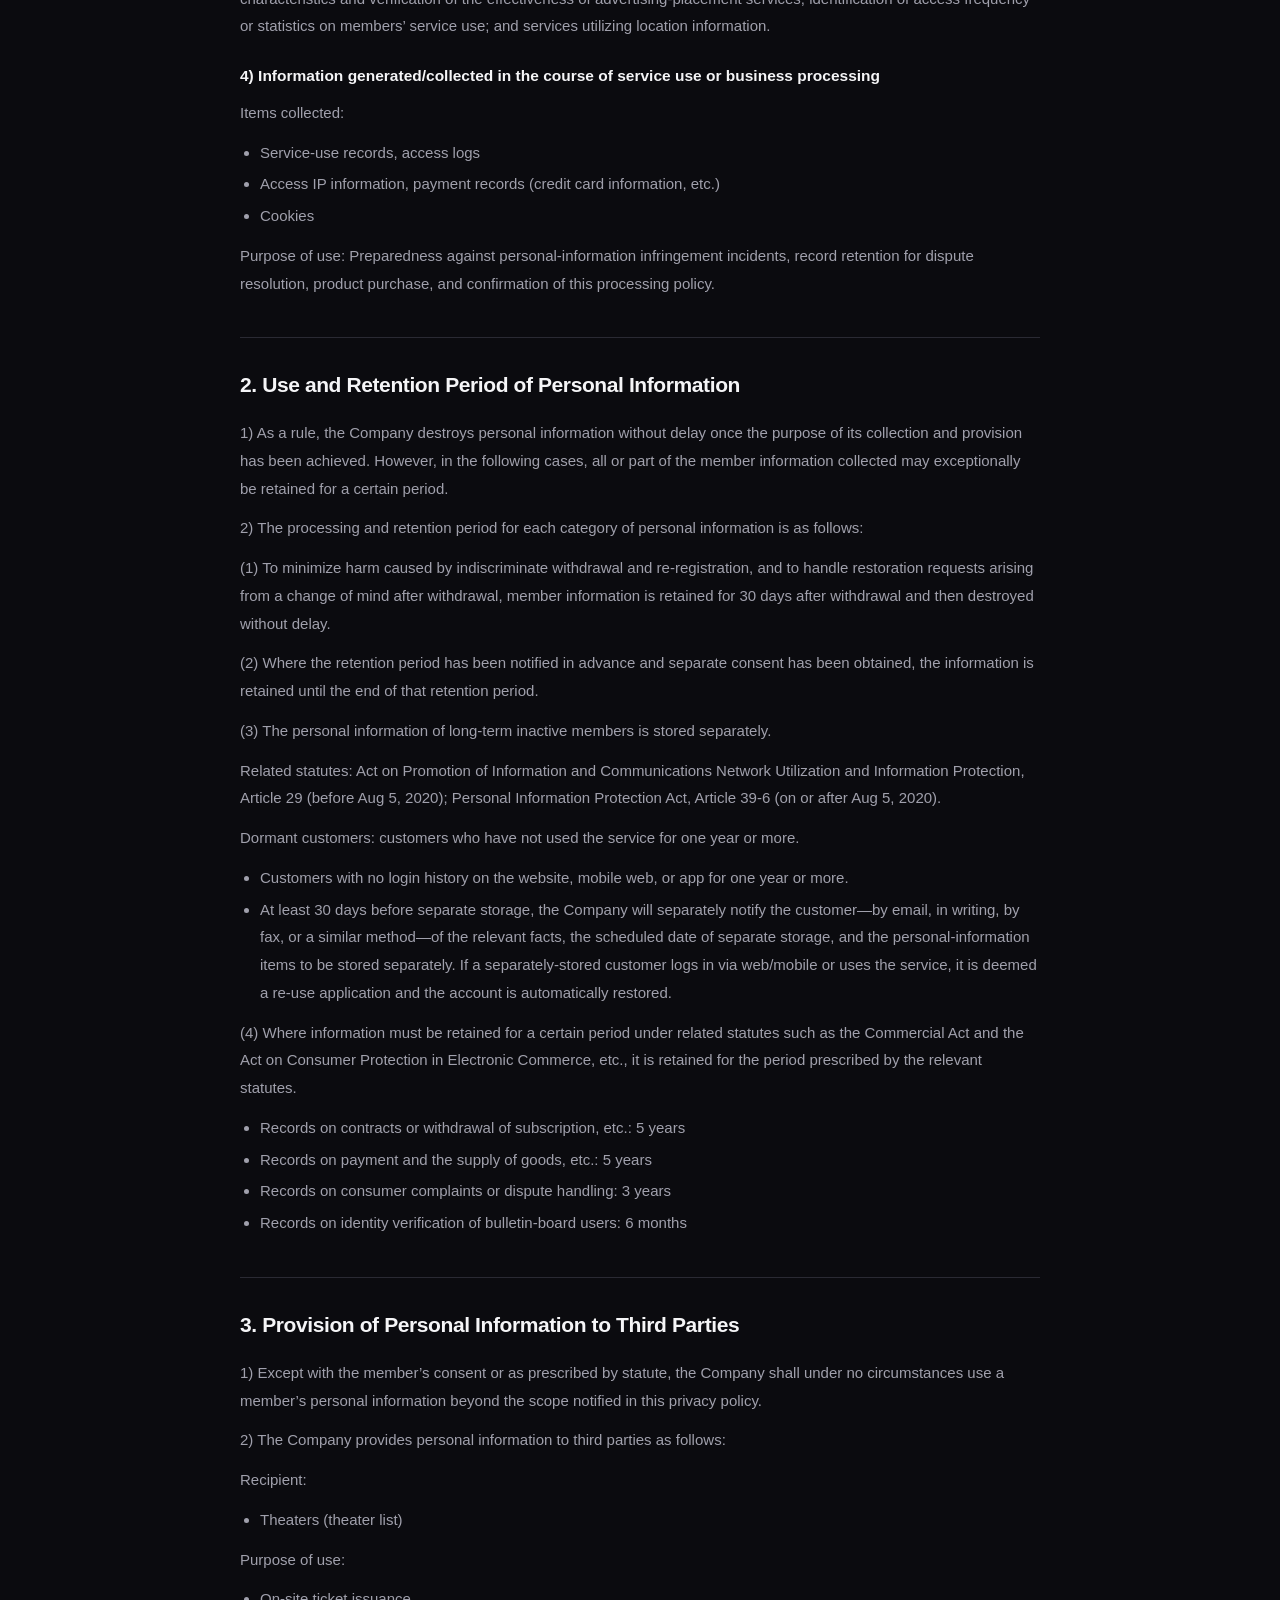
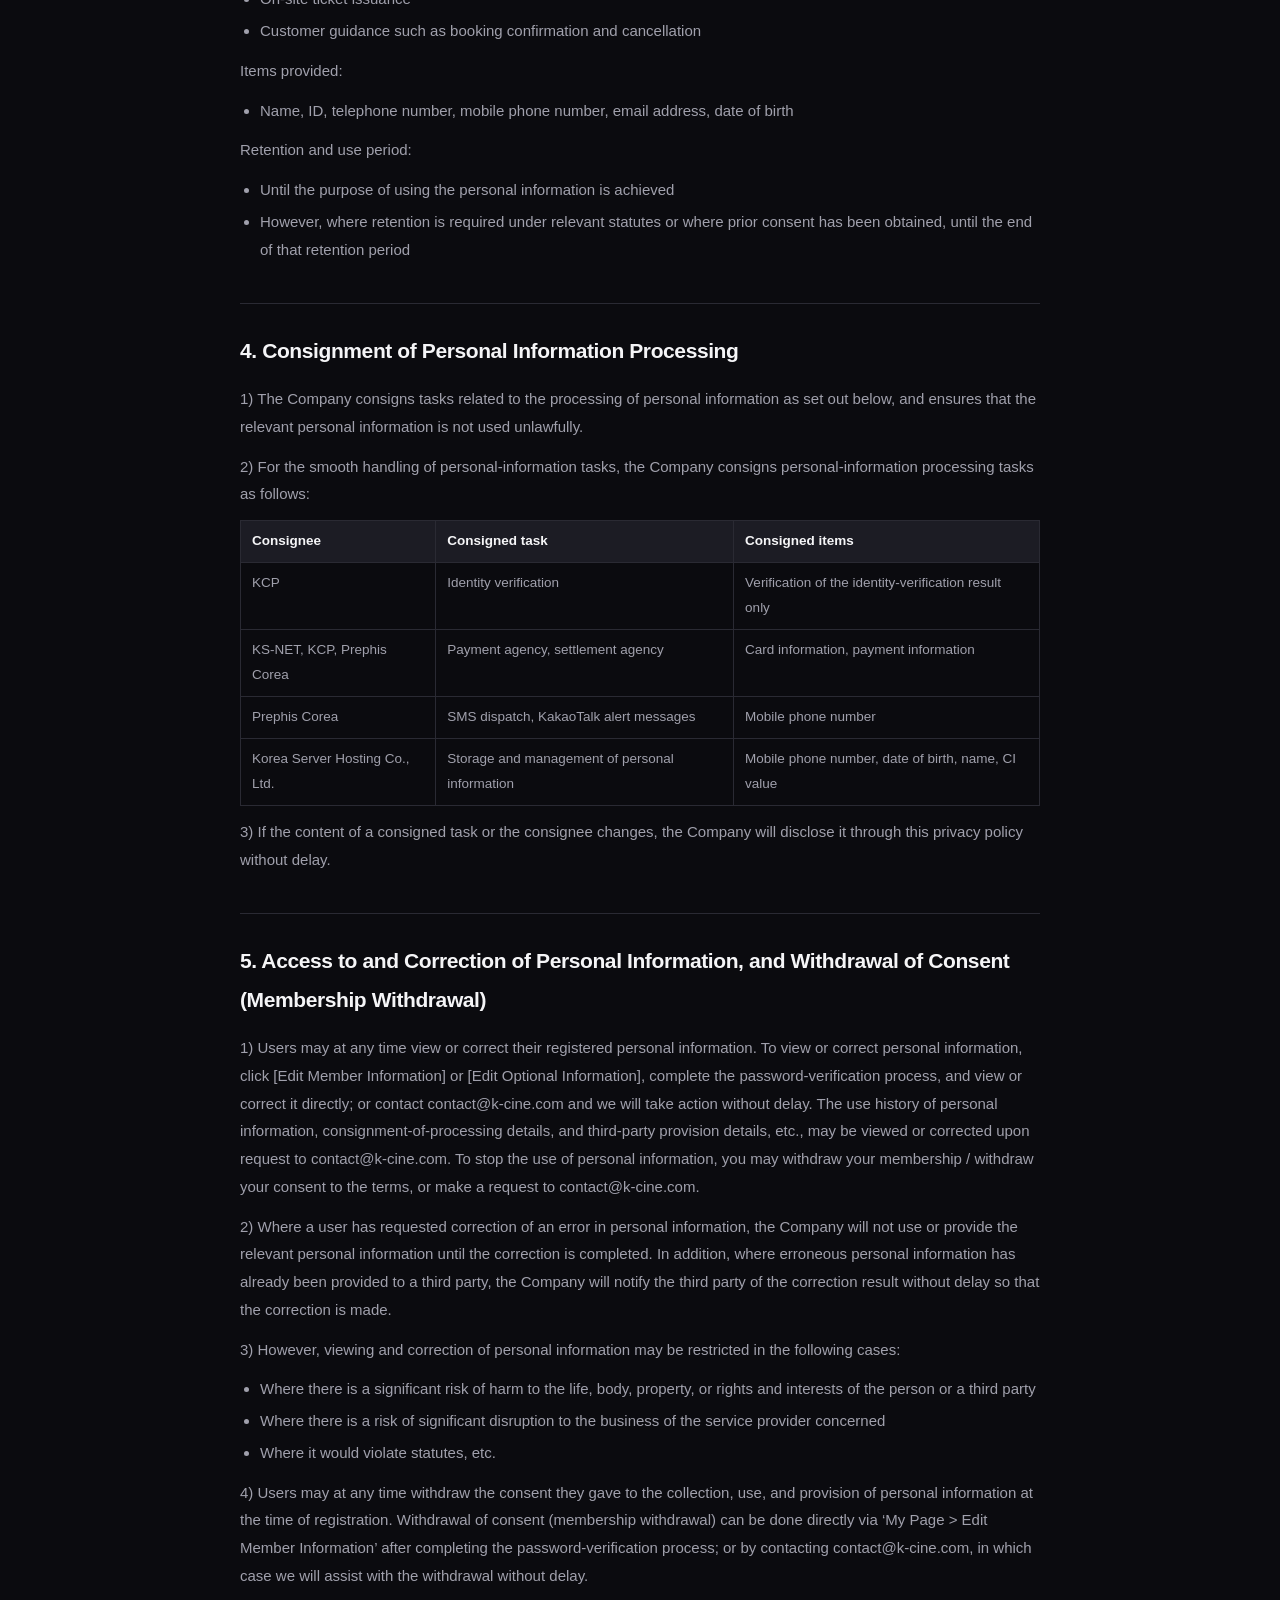
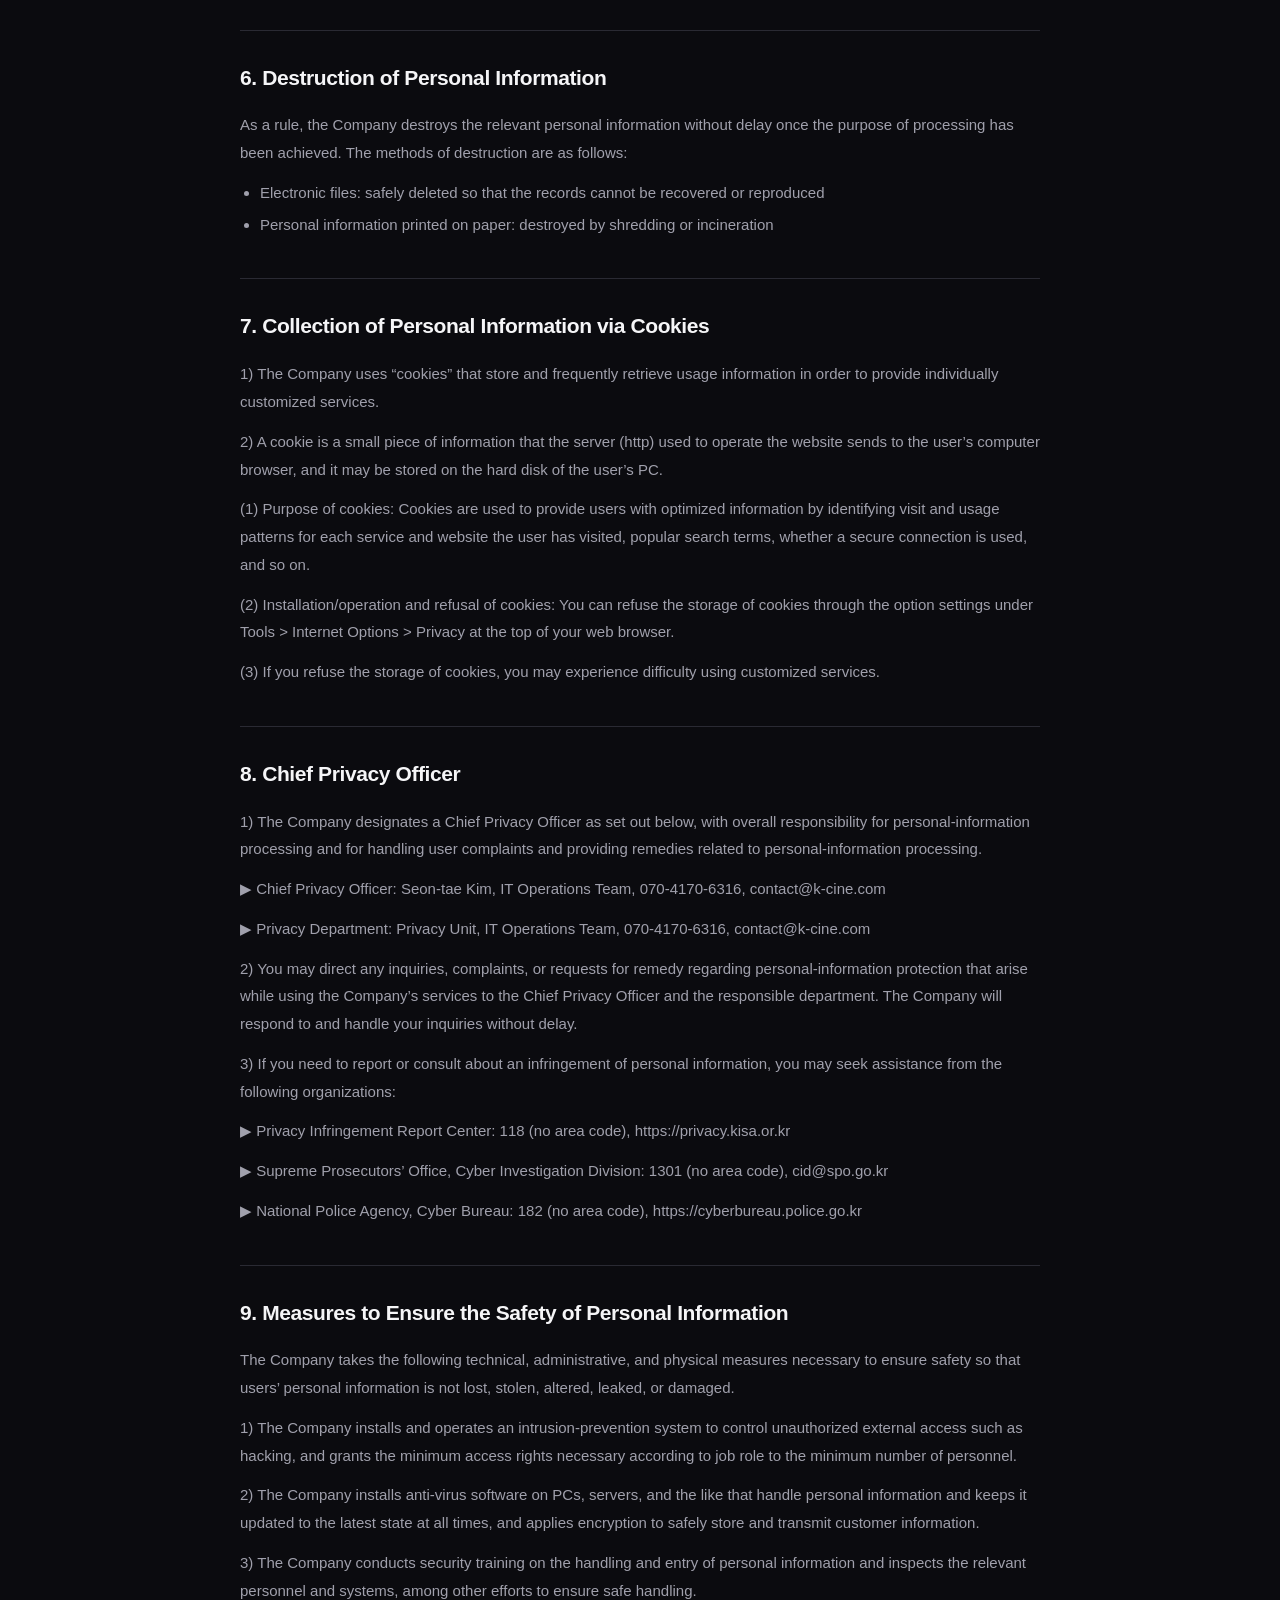
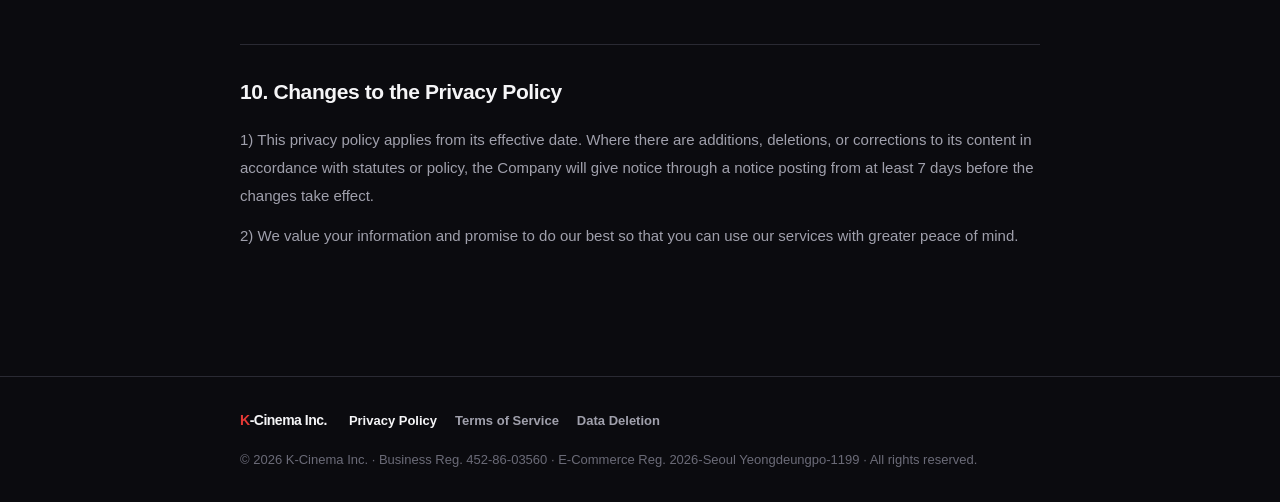
<file: privacy.html>
<!DOCTYPE html>
<html lang="ko" data-lang="ko">
<head>
    <meta charset="UTF-8">
    <meta name="viewport" content="width=device-width, initial-scale=1.0">
    <title>개인정보처리방침 | (주)케이시네마</title>
    <meta name="description" content="(주)케이시네마 개인정보처리방침 · K-Cinema Inc. Privacy Policy">
    <meta name="robots" content="index,follow">
    <link rel="icon" type="image/png" href="logo.png">
    <script>(function(){try{var L=['ko','en','zh','vi','th'];var q=new URLSearchParams(location.search).get('lang');if(q)q=q.toLowerCase();var s=localStorage.getItem('kc-lang');var n=(navigator.language||'').toLowerCase();var l=L.indexOf(q)>=0?q:L.indexOf(s)>=0?s:n.indexOf('ko')===0?'ko':n.indexOf('zh')===0?'zh':n.indexOf('vi')===0?'vi':n.indexOf('th')===0?'th':'en';document.documentElement.setAttribute('data-lang',l);document.documentElement.setAttribute('lang',l);if(L.indexOf(q)>=0)try{localStorage.setItem('kc-lang',q);}catch(e){}}catch(e){}})();</script>
    <style>
        :root {
            --bg: #0B0B0F; --surface: #14141A; --card: #1C1C24; --card-border: #2A2A33;
            --text: #F5F5F7; --text-muted: #A0A0AC; --text-dim: #6B6B78;
            --primary: #E53935; --primary-soft: #FF5252; --primary-dim: #7A1F1D;
            --radius-card: 14px; --radius-chip: 999px;
            --font-stack: -apple-system, BlinkMacSystemFont, 'Segoe UI', Roboto, 'Malgun Gothic', '맑은 고딕', sans-serif;
        }
        * { margin: 0; padding: 0; box-sizing: border-box; }
        html { background: var(--bg); }
        body { font-family: var(--font-stack); color: var(--text); background: var(--bg); line-height: 1.65; -webkit-font-smoothing: antialiased; }
        img { display: block; max-width: 100%; }
        a { color: inherit; text-decoration: none; }
        .container { max-width: 880px; margin: 0 auto; padding: 0 clamp(20px, 4vw, 40px); }

        [data-lang="ko"] .i18n-el[lang]:not([lang="ko"]),
        [data-lang="en"] .i18n-el[lang]:not([lang="en"]),
        [data-lang="zh"] .i18n-el[lang]:not([lang="zh"]),
        [data-lang="vi"] .i18n-el[lang]:not([lang="vi"]),
        [data-lang="th"] .i18n-el[lang]:not([lang="th"]) { display: none; }

        .nav { position: sticky; top: 0; z-index: 50; background: rgba(11,11,15,0.75); backdrop-filter: saturate(180%) blur(16px); -webkit-backdrop-filter: saturate(180%) blur(16px); border-bottom: 1px solid var(--card-border); }
        .nav-inner { display: flex; align-items: center; justify-content: space-between; height: 68px; }
        .brand { display: flex; align-items: center; gap: 10px; font-weight: 800; font-size: 18px; letter-spacing: -0.4px; }
        .brand img { height: 38px; width: auto; }
        .brand .k { color: var(--primary); }
        .brand .rest { color: var(--text); }
        .nav-right { display: flex; align-items: center; gap: 24px; }
        .lang-toggle { display: inline-flex; background: var(--card); border: 1px solid var(--card-border); border-radius: var(--radius-chip); padding: 2px; }
        .lang-toggle button { background: transparent; border: 0; color: var(--text-muted); font-weight: 700; font-size: 12px; padding: 6px 14px; border-radius: var(--radius-chip); cursor: pointer; letter-spacing: 0.5px; transition: all 0.15s; }
        .lang-toggle button:hover { color: var(--text); }
        [data-lang="ko"] .lang-toggle [data-setlang="ko"],
        [data-lang="en"] .lang-toggle [data-setlang="en"],
        [data-lang="zh"] .lang-toggle [data-setlang="zh"],
        [data-lang="vi"] .lang-toggle [data-setlang="vi"],
        [data-lang="th"] .lang-toggle [data-setlang="th"] { background: var(--primary); color: #FFF; }

        .legal-wrap { padding: clamp(44px, 6vw, 80px) 0 clamp(64px, 9vw, 120px); }
        .legal-back { display: inline-flex; align-items: center; gap: 6px; font-size: 13px; color: var(--text-muted); font-weight: 600; margin-bottom: 28px; transition: color 0.15s; }
        .legal-back:hover { color: var(--primary-soft); }
        .legal-title { font-size: clamp(28px, 4.5vw, 44px); font-weight: 800; letter-spacing: -1.2px; line-height: 1.15; }
        .legal-effective { color: var(--text); font-weight: 600; margin: 16px 0 0; }
        .legal-doc { margin-top: 30px; font-size: 15px; line-height: 1.85; color: var(--text-muted); }
        .legal-doc h2 { color: var(--text); font-size: clamp(18px, 2.4vw, 21px); font-weight: 800; letter-spacing: -0.4px; margin: 40px 0 14px; padding-top: 28px; border-top: 1px solid var(--card-border); }
        .legal-doc > div > h2:first-child { margin-top: 0; padding-top: 0; border-top: 0; }
        .legal-doc h3 { color: var(--text); font-size: 15.5px; font-weight: 700; margin: 22px 0 8px; }
        .legal-doc p { margin: 0 0 12px; }
        .legal-doc ul { margin: 0 0 12px; padding-left: 20px; }
        .legal-doc li { margin-bottom: 4px; }
        .legal-doc table { width: 100%; border-collapse: collapse; margin: 12px 0; font-size: 13.5px; }
        .legal-doc th, .legal-doc td { border: 1px solid var(--card-border); padding: 8px 11px; text-align: left; vertical-align: top; }
        .legal-doc th { color: var(--text); font-weight: 700; background: var(--card); }

        footer { border-top: 1px solid var(--card-border); padding: 32px 0; font-size: 13px; color: var(--text-dim); }
        .footer-inner { display: flex; justify-content: space-between; align-items: center; gap: 16px 24px; flex-wrap: wrap; }
        .footer-left { display: flex; align-items: center; gap: 22px; flex-wrap: wrap; }
        .footer-brand { font-weight: 800; letter-spacing: -0.5px; color: var(--text); font-size: 14px; }
        .footer-brand .k { color: var(--primary); }
        .footer-links { display: flex; gap: 18px; font-size: 13px; }
        .footer-links a { color: var(--text-muted); font-weight: 600; transition: color 0.15s; }
        .footer-links a.priv { color: var(--text); }
        .footer-links a:hover { color: var(--primary-soft); }
        @media (max-width: 560px) {
            .legal-doc { font-size: 14px; }
            .lang-toggle button { padding: 5px 8px; font-size: 11px; }
        }
    </style>
</head>
<body>

<nav class="nav">
    <div class="container nav-inner">
        <a class="brand" href="index.html" aria-label="K-Cinema">
            <img src="logo.png" alt="">
            <span><span class="k">K</span><span class="rest">-Cinema</span></span>
        </a>
        <div class="nav-right">
            <div class="lang-toggle" role="group" aria-label="Language">
                <button type="button" data-setlang="ko">KO</button>
                <button type="button" data-setlang="en">EN</button>
                <button type="button" data-setlang="zh">ZH</button>
                <button type="button" data-setlang="vi">VI</button>
                <button type="button" data-setlang="th">TH</button>
            </div>
        </div>
    </div>
</nav>

<main class="legal-wrap">
    <div class="container">
        <a class="legal-back" href="index.html"><span lang="ko" class="i18n-el">← 홈으로</span><span lang="en" class="i18n-el">← Back to home</span><span lang="zh" class="i18n-el">← 返回首页</span><span lang="vi" class="i18n-el">← Về trang chủ</span><span lang="th" class="i18n-el">← กลับหน้าหลัก</span></a>
        <h1 class="legal-title"><span lang="ko" class="i18n-el">개인정보처리방침</span><span lang="en" class="i18n-el">Privacy Policy</span><span lang="zh" class="i18n-el">隐私政策</span><span lang="vi" class="i18n-el">Chính sách bảo mật</span><span lang="th" class="i18n-el">นโยบายความเป็นส่วนตัว</span></h1>

        <div class="legal-doc">
            <!-- ===== Korean ===== -->
            <div lang="ko" class="i18n-el">
                <p class="intro">㈜케이시네마(이하 ‘회사’ 로 표기)는 개인정보보호법에 따라 이용자의 개인정보 보호 및 권익을 보호하고 개인정보와 관련한 이용자의 고충을 원활하게 처리할 수 있도록 다음과 같은 처리방침을 두고 있습니다. 회사는 개인정보처리방침을 개정하는 경우 웹사이트 공지사항(또는 개별공지)을 통하여 공지할 것입니다.</p>
                <p class="legal-effective">○ 본 방침은 2026년 4월 15일부터 시행됩니다.</p>

                <h2>1. 개인정보의 처리목적 및 수집</h2>
                <p>회사는 개인정보를 다음의 목적을 위해 처리합니다. 처리한 개인정보는 다음의 목적이외의 용도로는 사용되지 않으며 이용 목적이 변경될 시에는 사전 동의를 구할 예정입니다.</p>
                <h3>1) 필수 수집</h3>
                <p>수집항목:</p>
                <ul>
                    <li>성명, 휴대폰번호</li>
                    <li>개인식별 값(IpinCI)</li>
                    <li>아이디, 비밀번호</li>
                    <li>이메일주소</li>
                </ul>
                <p>이용목적: 회원 서비스 이용에 따른 본인 식별 및 실명 여부, 중복 가입 여부 확인. 멤버십 필수 서비스, 결제 및 예매 확인, 공지사항 전달/불만 처리 등을 위한 원활한 의사소통 경로의 확보, 고객센터 운영 불량회원 부정이용 방지 및 비인가 사용방지</p>
                <h3>2) 모바일 서비스 이용시 필수 수집</h3>
                <p>수집항목:</p>
                <ul>
                    <li>모바일 단말기기 정보</li>
                    <li>모델명, OS 종류, OS버전, 단말식별번호</li>
                </ul>
                <p>이용목적: 공지사항 전달/불만 처리 등을 위한 원활한 의사소통 경로의 확보, 개인정보 침해 사고에 대한 대비, 분쟁 조정을 위한 기록보존 고객센터 운영, 불량회원 부정이용 방지 및 비인가 사용방지</p>
                <h3>3) 선택 수집</h3>
                <p>수집항목:</p>
                <ul>
                    <li>휴대폰번호, 이메일주소</li>
                    <li>주소(직장 또는 자택)</li>
                    <li>간편로그인 계정 연동 정보</li>
                    <li>즐겨찾는 영화관</li>
                    <li>선호장르, 선호시간대, 프로필사진</li>
                    <li>알림/SMS/이메일/위치정보 수신여부</li>
                </ul>
                <p>이용목적: 신규 서비스(제품) 개발 및 맞춤 서비스 제공, 이벤트 및 광고성 정보 제공 및 참여기회 제공. 인구통계학적 특성에 따른 서비스 제공 및 광고 게재 서비스의 유효성 확인. 접속빈도 파악 또는 회원의 서비스 이용에 대한 통계. 위치정보를 활용한 서비스</p>
                <h3>4) 서비스 이용 또는 사업처리 과정에서 생성/수집되는 정보</h3>
                <p>수집항목:</p>
                <ul>
                    <li>서비스 이용기록, 접속로그</li>
                    <li>접속IP정보, 결제기록(신용카드 정보 등)</li>
                    <li>쿠키</li>
                </ul>
                <p>이용목적: 개인정보 침해 사고에 대한 대비, 분쟁 조정을 위한 기록 보존, 상품구매. 본 처리 방침 확인</p>

                <h2>2. 개인정보의 이용 및 보유 기간</h2>
                <p>1) 회사는 개인정보의 수집 및 제공받은 목적이 달성되면 지체없이 개인정보를 파기함을 원칙으로 합니다. 다만, 다음 각 호의 경우 일정기간 동안 예외적으로 수집한 회원정보의 전부 또는 일부를 보관할 수 있습니다.</p>
                <p>2) 각각의 개인정보 처리 및 보유 기간은 다음과 같습니다.</p>
                <p>(1) 무분별한 회원탈퇴와 재가입으로 인한 피해 최소화, 회원탈퇴 후 변심에 의한 복구 요청 등을 처리하기 위하여 회원탈퇴 후 30일간 회원정보 보유 후 지체 없이 파기</p>
                <p>(2) 보유 기간을 미리 고지하고 별도의 동의를 받은 경우 해당 보유기간까지 보유</p>
                <p>(3) 장기 미 이용 회원 개인정보 별도 분리 보관</p>
                <p>관련 법령 : 정보통신망 이용촉진 및 정보보호 등에 관한 법률 제29조(2020.8.5 이전), 개인정보법 제39조의 6 (2020. 8. 5 이후)</p>
                <p>휴면 고객 : 서비스를 1년 이상 이용하지 않은 고객</p>
                <ul>
                    <li>홈페이지 및 모바일웹, 앱 로그인 이력이 1년 이상 없는 고객</li>
                    <li>분리 보관 30일 전까지 해당 사실, 분리 보관 예정일자, 분리 보관되는 개인정보항목 등에 대하여, 전자우편, 서면, 모사전송 또는 이와 유사한 방법으로 별도 통지 예정, 분리 보관 고객이 웹/모바일 로그인을 하거나 서비스의 이용시 재 이용 신청으로 간주하며, 해당 계정은 자동 복원 됩니다.</li>
                </ul>
                <p>(4) ‘상법’ 및 ‘전자상거래 등에서의 소비자보호에 관한 법률’ 등 관련 법령에 따라 일정기간 보유할 필요가 있는 경우 관련 법령이 정한 기간에 따라 보유</p>
                <ul>
                    <li>계약 또는 청약철회 등에 관한 기록: 5년</li>
                    <li>대금결제 및 재화 등의 공급에 관한 기록: 5년</li>
                    <li>소비자의 불만 또는 분쟁 처리에 관한 기록: 3년</li>
                    <li>게시판 이용자의 본인확인에 관한 기록: 6개월</li>
                </ul>

                <h2>3. 개인정보의 제3자 제공</h2>
                <p>1) 회사는 회원의 동의, 법령에 규정된 경우를 제외하고, 어떠한 경우에도 본 개인정보처리방침에서 고지한 범위를 넘어 회원의 개인정보를 이용하지 않습니다.</p>
                <p>2) 회사는 다음과 같이 개인정보를 제3자에게 제공하고 있습니다.</p>
                <p>제공받는자:</p>
                <ul><li>영화관리스트 보기</li></ul>
                <p>이용목적:</p>
                <ul>
                    <li>티켓 현장 발권</li>
                    <li>예매 확인 및 취소 등 고객안내 필요</li>
                </ul>
                <p>제공항목:</p>
                <ul><li>성명, 아이디, 전화번호, 휴대폰번호, 이메일 주소, 생년월일</li></ul>
                <p>보유 및 이용기간:</p>
                <ul>
                    <li>개인정보 이용목적 달성 시까지</li>
                    <li>단, 관계 법령의 규정에 의해 보존의 필요가 있는 경우 및 사전 동의를 득한 경우 해당 보유기간까지</li>
                </ul>

                <h2>4. 개인정보처리 위탁</h2>
                <p>1) 회사는 개인정보의 처리와 관련하여 아래와 같이 업무를 위탁하고 있으며, 해당개인 정보가 위법하게 이용되지 않도록 하고 있습니다.</p>
                <p>2) 회사는 원활한 개인정보 업무처리를 위하여 다음과 같이 개인정보 처리업무를 위탁하고 있습니다.</p>
                <table>
                    <thead><tr><th>위탁받는자</th><th>위탁내용</th><th>위탁항목</th></tr></thead>
                    <tbody>
                        <tr><td>KCP</td><td>본인인증</td><td>본인인증여부만 확인</td></tr>
                        <tr><td>KS-NET, KCP, 프레피스코리아</td><td>결제대행, 정산대행</td><td>카드정보, 결제정보</td></tr>
                        <tr><td>프레피스코리아</td><td>문자발송, 카카오 알림톡</td><td>휴대폰번호</td></tr>
                        <tr><td>㈜코리아서버 호스팅</td><td>개인정보의 보관, 관리</td><td>휴대폰번호, 생년월일, 이름, CI값</td></tr>
                    </tbody>
                </table>
                <p>3) 위탁업무의 내용이나 수탁자가 변경될 경우에는 지체없이 본 개인정보 처리방침을 통하여 공개하도록 하겠습니다.</p>

                <h2>5. 개인정보의 열람 정정 및 동의철회(회원탈퇴)</h2>
                <p>1) 이용자는 언제든지 등록되어 있는 개인정보를 열람하거나 정정하실 수 있습니다. 개인정보에 대한 열람 또는 정정을 하고자 할 경우에는 [회원정보수정] 또는 [선택정보수정]을 클릭하여 본인 비밀번호 확인 절차를 거치신 후 직접 열람 또는 정정하거나, contact@k-cine.com 으로 연락하시면 지체 없이 조치하겠습니다. 개인정보의 이용내역, 취급위탁 및 제3자 제공 내역 등에 대해서는 contact@k-cine.com 으로 요청 시 열람 또는 정정 가능합니다. 개인정보의 이용 중지를 원하실 경우 회원탈퇴/약관철회를 하시거나 contact@k-cine.com 으로 요청하실 수 있습니다.</p>
                <p>2) 이용자는 개인정보의 오류에 대한 정정을 요청하신 경우에는 정정을 완료하기 전까지 당해 개인정보를 이용 또는 제공하지 않습니다. 또한 잘못된 개인정보를 제3자에게 이미 제공한 경우에는 정정 처리결과를 제3자에게 지체 없이 통지하여 정정이 이루어지도록 조치하겠습니다.</p>
                <p>3) 단, 다음의 경우에는 개인정보의 열람 및 정정을 제한할 수 있습니다.</p>
                <ul>
                    <li>본인 또는 제3자의 생명, 신체, 재산 또는 권익을 현저하게 해할 우려가 있는 경우</li>
                    <li>당해 서비스제공자의 업무에 현저한 지장을 미칠 우려가 있는 경우</li>
                    <li>법령에 위반하는 경우 등.</li>
                </ul>
                <p>4) 이용자는 회원가입 시 개인정보의 수집•이용 및 제공에 대해 동의하신 내용을 언제든지 철회하실 수 있습니다. 동의철회(회원탈퇴)는 ‘마이 페이지 &gt; 회원정보 수정 &gt; 본인 비밀번호 확인절차를 거치신 후 직접 동의철회(회원탈퇴)를 하시거나, contact@k-cine.com 으로 연락하시면 지체 없이 탈퇴 처리를 도와드리도록 하겠습니다.</p>

                <h2>6. 개인정보의 파기</h2>
                <p>회사는 원칙적으로 개인정보 처리목적이 달성된 경우에는 지체없이 해당 개인정보를 파기합니다. 파기의 방법은 다음과 같습니다.</p>
                <ul>
                    <li>전자파일: 기록이 복구 및 재생되지 않도록 안전하게 삭제</li>
                    <li>종이에 출력된 개인정보: 분쇄나 소각을 통한 파기</li>
                </ul>

                <h2>7. 쿠키에 의한 개인정보 수집</h2>
                <p>1) 회사는 개별적인 맞춤서비스를 제공하기 위해 이용정보를 저장하고 수시로 불러오는 ‘쿠키(cookie)’를 사용합니다.</p>
                <p>2) 쿠키는 웹사이트를 운영하는데 이용되는 서버(http)가 이용자의 컴퓨터 브라우저에게 보내는 소량의 정보이며 이용자들의 PC 컴퓨터내의 하드디스크에 저장되기도 합니다.</p>
                <p>(1) 쿠키의 사용 목적 : 이용자가 방문한 각 서비스와 웹 사이트들에 대한 방문 및 이용형태, 인기 검색어, 보안접속 여부, 등을 파악하여 이용자에게 최적화된 정보 제공을 위해 사용됩니다.</p>
                <p>(2) 쿠키의 설치•운영 및 거부 : 웹브라우저 상단의 도구&gt;인터넷 옵션&gt;개인정보 메뉴의 옵션설정을 통해 쿠키 저장을 거부 할 수 있습니다.</p>
                <p>(3) 쿠키 저장을 거부할 경우 맞춤형 서비스 이용에 어려움이 발생할 수 있습니다.</p>

                <h2>8. 개인정보 보호책임자</h2>
                <p>1) 회사는 개인정보 처리에 관한 업무를 총괄해서 책임지고, 개인정보 처리와 관련한 이용자의 불만처리 및 피해구제 등을 위하여 아래와 같이 개인정보 보호책임자를 지정하고 있습니다.</p>
                <p>▶ 개인정보 보호 책임자, IT 운영팀 김선태, 070-4170-6316, contact@k-cine.com</p>
                <p>▶ 개인정보 보호 담당부서, IT 운영팀 개인정보보호파트, 070-4170-6316, contact@k-cine.com</p>
                <p>2) 이용자께서는 회사의 서비스를 이용하시면서 발생한 모든 개인정보 보호 관련 문의, 불만처리, 피해구제 등에 관한 사항을 개인정보 보호책임자 및 담당부서로 문의하실 수 있습니다. 회사는 이용자의 문의에 대해 지체 없이 답변 및 처리해드릴 것입니다.</p>
                <p>3) 개인정보가 침해되어 이에 대한 신고나 상담이 필요한 경우에는 아래 기관에 문의하셔서 도움을 받으실 수 있습니다.</p>
                <p>▶ 개인정보침해 신고센터, (국번없이) 118, https://privacy.kisa.or.kr</p>
                <p>▶ 대검찰청 사이버수사과, (국번없이) 1301, cid@spo.go.kr</p>
                <p>▶ 경찰청 사이버 안전국, (국번없이) 182, https://cyberbureau.police.go.kr</p>

                <h2>9. 개인정보의 안전성 확보 조치</h2>
                <p>회사는 이용자의 개인정보가 분실, 도난, 변조, 유출 또는 훼손되지 않도록 다음과 같이 안전성 확보에 필요한 기술적/관리적 및 물리적 조치를 하고 있습니다.</p>
                <p>1) 침입 차단 시스템을 설치, 운영하여 해킹 등 외부자의 비인가 접근을 통제하고 있으며, 최소한의 인원으로 업무 역할에 따라 필요한 최소한의 접근 권한을 부여하고 있습니다.</p>
                <p>2) 개인정보를 취급하는 PC 및 서버 등에 백신프로그램을 설치하여, 항상 최신의 상태로 업데이트를 하고 있으며, 고객정보를 안전하게 저장, 전송하기 위하여 암호화를 적용하고 있습니다.</p>
                <p>3) 개인정보 취급 입력에 대해 보안 교육을 시행하고 관련 인력 및 시스템에 대한 점검을 시행하는 등 안전한 취급을 위해 최선을 다하고 있습니다.</p>

                <h2>10. 개인정보 처리방침 변경</h2>
                <p>1) 이 개인정보처리방침은 시행일로부터 적용되며, 법령 및 방침에 따른 변경내용의 추가, 삭제 및 정정이 있는 경우에는 변경사항의 시행 7일 전부터 공지사항을 통하여 고지할 것입니다.</p>
                <p>2) 이용자 여러분의 정보를 소중히 생각하며, 이용자가 더욱 안심하고 서비스를 이용할 수 있도록 최선의 노력을 다할 것을 약속 드립니다.</p>
            </div>

            <!-- ===== English ===== -->
            <div lang="en" class="i18n-el">
                <p class="intro">K-Cinema Inc. (hereinafter the “Company”) establishes and maintains the following privacy policy in accordance with the Personal Information Protection Act, in order to protect users’ personal information and rights and to smoothly handle user grievances related to personal information. Should the Company revise this privacy policy, it will announce the revision through a notice on the website (or by individual notice).</p>
                <p class="legal-effective">○ This policy takes effect on April 15, 2026.</p>

                <h2>1. Purpose of Processing and Collection of Personal Information</h2>
                <p>The Company processes personal information for the purposes set out below. The processed personal information will not be used for any purpose other than those stated below, and if the purpose of use changes, the Company will obtain prior consent.</p>
                <h3>1) Mandatory collection</h3>
                <p>Items collected:</p>
                <ul>
                    <li>Name, mobile phone number</li>
                    <li>Personal identification value (i-PIN / CI)</li>
                    <li>ID, password</li>
                    <li>Email address</li>
                </ul>
                <p>Purpose of use: Identity verification, real-name verification, and duplicate-registration checks in connection with the use of member services; securing smooth communication channels for essential membership services, payment and booking confirmation, delivery of notices and complaint handling, etc.; operation of the customer center; and prevention of misuse by improper members and of unauthorized use.</p>
                <h3>2) Mandatory collection when using mobile services</h3>
                <p>Items collected:</p>
                <ul>
                    <li>Mobile device information</li>
                    <li>Model name, OS type, OS version, device identification number</li>
                </ul>
                <p>Purpose of use: Securing smooth communication channels for delivery of notices and complaint handling, etc.; preparedness against personal-information infringement incidents; record retention for dispute resolution; operation of the customer center; and prevention of misuse by improper members and of unauthorized use.</p>
                <h3>3) Optional collection</h3>
                <p>Items collected:</p>
                <ul>
                    <li>Mobile phone number, email address</li>
                    <li>Address (work or home)</li>
                    <li>Social/simple-login account linkage information</li>
                    <li>Favorite theaters</li>
                    <li>Preferred genres, preferred time slots, profile picture</li>
                    <li>Consent to receive notifications/SMS/email/location information</li>
                </ul>
                <p>Purpose of use: Development of new services (products) and provision of customized services; provision of events and advertising/promotional information and of opportunities to participate; provision of services based on demographic characteristics and verification of the effectiveness of advertising-placement services; identification of access frequency or statistics on members’ service use; and services utilizing location information.</p>
                <h3>4) Information generated/collected in the course of service use or business processing</h3>
                <p>Items collected:</p>
                <ul>
                    <li>Service-use records, access logs</li>
                    <li>Access IP information, payment records (credit card information, etc.)</li>
                    <li>Cookies</li>
                </ul>
                <p>Purpose of use: Preparedness against personal-information infringement incidents, record retention for dispute resolution, product purchase, and confirmation of this processing policy.</p>

                <h2>2. Use and Retention Period of Personal Information</h2>
                <p>1) As a rule, the Company destroys personal information without delay once the purpose of its collection and provision has been achieved. However, in the following cases, all or part of the member information collected may exceptionally be retained for a certain period.</p>
                <p>2) The processing and retention period for each category of personal information is as follows:</p>
                <p>(1) To minimize harm caused by indiscriminate withdrawal and re-registration, and to handle restoration requests arising from a change of mind after withdrawal, member information is retained for 30 days after withdrawal and then destroyed without delay.</p>
                <p>(2) Where the retention period has been notified in advance and separate consent has been obtained, the information is retained until the end of that retention period.</p>
                <p>(3) The personal information of long-term inactive members is stored separately.</p>
                <p>Related statutes: Act on Promotion of Information and Communications Network Utilization and Information Protection, Article 29 (before Aug 5, 2020); Personal Information Protection Act, Article 39-6 (on or after Aug 5, 2020).</p>
                <p>Dormant customers: customers who have not used the service for one year or more.</p>
                <ul>
                    <li>Customers with no login history on the website, mobile web, or app for one year or more.</li>
                    <li>At least 30 days before separate storage, the Company will separately notify the customer—by email, in writing, by fax, or a similar method—of the relevant facts, the scheduled date of separate storage, and the personal-information items to be stored separately. If a separately-stored customer logs in via web/mobile or uses the service, it is deemed a re-use application and the account is automatically restored.</li>
                </ul>
                <p>(4) Where information must be retained for a certain period under related statutes such as the Commercial Act and the Act on Consumer Protection in Electronic Commerce, etc., it is retained for the period prescribed by the relevant statutes.</p>
                <ul>
                    <li>Records on contracts or withdrawal of subscription, etc.: 5 years</li>
                    <li>Records on payment and the supply of goods, etc.: 5 years</li>
                    <li>Records on consumer complaints or dispute handling: 3 years</li>
                    <li>Records on identity verification of bulletin-board users: 6 months</li>
                </ul>

                <h2>3. Provision of Personal Information to Third Parties</h2>
                <p>1) Except with the member’s consent or as prescribed by statute, the Company shall under no circumstances use a member’s personal information beyond the scope notified in this privacy policy.</p>
                <p>2) The Company provides personal information to third parties as follows:</p>
                <p>Recipient:</p>
                <ul><li>Theaters (theater list)</li></ul>
                <p>Purpose of use:</p>
                <ul>
                    <li>On-site ticket issuance</li>
                    <li>Customer guidance such as booking confirmation and cancellation</li>
                </ul>
                <p>Items provided:</p>
                <ul><li>Name, ID, telephone number, mobile phone number, email address, date of birth</li></ul>
                <p>Retention and use period:</p>
                <ul>
                    <li>Until the purpose of using the personal information is achieved</li>
                    <li>However, where retention is required under relevant statutes or where prior consent has been obtained, until the end of that retention period</li>
                </ul>

                <h2>4. Consignment of Personal Information Processing</h2>
                <p>1) The Company consigns tasks related to the processing of personal information as set out below, and ensures that the relevant personal information is not used unlawfully.</p>
                <p>2) For the smooth handling of personal-information tasks, the Company consigns personal-information processing tasks as follows:</p>
                <table>
                    <thead><tr><th>Consignee</th><th>Consigned task</th><th>Consigned items</th></tr></thead>
                    <tbody>
                        <tr><td>KCP</td><td>Identity verification</td><td>Verification of the identity-verification result only</td></tr>
                        <tr><td>KS-NET, KCP, Prephis Corea</td><td>Payment agency, settlement agency</td><td>Card information, payment information</td></tr>
                        <tr><td>Prephis Corea</td><td>SMS dispatch, KakaoTalk alert messages</td><td>Mobile phone number</td></tr>
                        <tr><td>Korea Server Hosting Co., Ltd.</td><td>Storage and management of personal information</td><td>Mobile phone number, date of birth, name, CI value</td></tr>
                    </tbody>
                </table>
                <p>3) If the content of a consigned task or the consignee changes, the Company will disclose it through this privacy policy without delay.</p>

                <h2>5. Access to and Correction of Personal Information, and Withdrawal of Consent (Membership Withdrawal)</h2>
                <p>1) Users may at any time view or correct their registered personal information. To view or correct personal information, click [Edit Member Information] or [Edit Optional Information], complete the password-verification process, and view or correct it directly; or contact contact@k-cine.com and we will take action without delay. The use history of personal information, consignment-of-processing details, and third-party provision details, etc., may be viewed or corrected upon request to contact@k-cine.com. To stop the use of personal information, you may withdraw your membership / withdraw your consent to the terms, or make a request to contact@k-cine.com.</p>
                <p>2) Where a user has requested correction of an error in personal information, the Company will not use or provide the relevant personal information until the correction is completed. In addition, where erroneous personal information has already been provided to a third party, the Company will notify the third party of the correction result without delay so that the correction is made.</p>
                <p>3) However, viewing and correction of personal information may be restricted in the following cases:</p>
                <ul>
                    <li>Where there is a significant risk of harm to the life, body, property, or rights and interests of the person or a third party</li>
                    <li>Where there is a risk of significant disruption to the business of the service provider concerned</li>
                    <li>Where it would violate statutes, etc.</li>
                </ul>
                <p>4) Users may at any time withdraw the consent they gave to the collection, use, and provision of personal information at the time of registration. Withdrawal of consent (membership withdrawal) can be done directly via ‘My Page &gt; Edit Member Information’ after completing the password-verification process; or by contacting contact@k-cine.com, in which case we will assist with the withdrawal without delay.</p>

                <h2>6. Destruction of Personal Information</h2>
                <p>As a rule, the Company destroys the relevant personal information without delay once the purpose of processing has been achieved. The methods of destruction are as follows:</p>
                <ul>
                    <li>Electronic files: safely deleted so that the records cannot be recovered or reproduced</li>
                    <li>Personal information printed on paper: destroyed by shredding or incineration</li>
                </ul>

                <h2>7. Collection of Personal Information via Cookies</h2>
                <p>1) The Company uses “cookies” that store and frequently retrieve usage information in order to provide individually customized services.</p>
                <p>2) A cookie is a small piece of information that the server (http) used to operate the website sends to the user’s computer browser, and it may be stored on the hard disk of the user’s PC.</p>
                <p>(1) Purpose of cookies: Cookies are used to provide users with optimized information by identifying visit and usage patterns for each service and website the user has visited, popular search terms, whether a secure connection is used, and so on.</p>
                <p>(2) Installation/operation and refusal of cookies: You can refuse the storage of cookies through the option settings under Tools &gt; Internet Options &gt; Privacy at the top of your web browser.</p>
                <p>(3) If you refuse the storage of cookies, you may experience difficulty using customized services.</p>

                <h2>8. Chief Privacy Officer</h2>
                <p>1) The Company designates a Chief Privacy Officer as set out below, with overall responsibility for personal-information processing and for handling user complaints and providing remedies related to personal-information processing.</p>
                <p>▶ Chief Privacy Officer: Seon-tae Kim, IT Operations Team, 070-4170-6316, contact@k-cine.com</p>
                <p>▶ Privacy Department: Privacy Unit, IT Operations Team, 070-4170-6316, contact@k-cine.com</p>
                <p>2) You may direct any inquiries, complaints, or requests for remedy regarding personal-information protection that arise while using the Company’s services to the Chief Privacy Officer and the responsible department. The Company will respond to and handle your inquiries without delay.</p>
                <p>3) If you need to report or consult about an infringement of personal information, you may seek assistance from the following organizations:</p>
                <p>▶ Privacy Infringement Report Center: 118 (no area code), https://privacy.kisa.or.kr</p>
                <p>▶ Supreme Prosecutors’ Office, Cyber Investigation Division: 1301 (no area code), cid@spo.go.kr</p>
                <p>▶ National Police Agency, Cyber Bureau: 182 (no area code), https://cyberbureau.police.go.kr</p>

                <h2>9. Measures to Ensure the Safety of Personal Information</h2>
                <p>The Company takes the following technical, administrative, and physical measures necessary to ensure safety so that users’ personal information is not lost, stolen, altered, leaked, or damaged.</p>
                <p>1) The Company installs and operates an intrusion-prevention system to control unauthorized external access such as hacking, and grants the minimum access rights necessary according to job role to the minimum number of personnel.</p>
                <p>2) The Company installs anti-virus software on PCs, servers, and the like that handle personal information and keeps it updated to the latest state at all times, and applies encryption to safely store and transmit customer information.</p>
                <p>3) The Company conducts security training on the handling and entry of personal information and inspects the relevant personnel and systems, among other efforts to ensure safe handling.</p>

                <h2>10. Changes to the Privacy Policy</h2>
                <p>1) This privacy policy applies from its effective date. Where there are additions, deletions, or corrections to its content in accordance with statutes or policy, the Company will give notice through a notice posting from at least 7 days before the changes take effect.</p>
                <p>2) We value your information and promise to do our best so that you can use our services with greater peace of mind.</p>
            </div>

            <!-- ===== Chinese ===== -->
            <div lang="zh" class="i18n-el">
                <p class="intro">K-Cinema株式会社（以下简称“本公司”）依据《个人信息保护法》制定并实施本隐私政策，以保护用户的个人信息及权益，并妥善处理与个人信息相关的用户投诉。如本公司修订本隐私政策，将通过网站公告（或个别通知）予以公布。</p>
                <p class="legal-effective">○ 本政策自2026年4月15日起施行。</p>

                <h2>1. 个人信息的处理目的及收集</h2>
                <p>本公司为下列目的处理个人信息。所处理的个人信息不会用于下列目的以外的用途；如使用目的发生变更，本公司将事先征得同意。</p>
                <h3>1) 必填收集</h3>
                <p>收集项目：</p>
                <ul>
                    <li>姓名、手机号码</li>
                    <li>个人识别值（i-PIN / CI）</li>
                    <li>账号、密码</li>
                    <li>电子邮箱地址</li>
                </ul>
                <p>使用目的：会员服务使用过程中的身份识别、实名认证及重复注册确认；保障会员必需服务、支付及预订确认、通知送达及投诉处理等顺畅沟通渠道；客服中心运营；防止不良会员滥用及未经授权使用。</p>
                <h3>2) 使用移动服务时的必填收集</h3>
                <p>收集项目：</p>
                <ul>
                    <li>移动设备信息</li>
                    <li>型号、操作系统类型、操作系统版本、设备识别号</li>
                </ul>
                <p>使用目的：保障通知送达及投诉处理等顺畅沟通渠道；防范个人信息侵害事故；为争议调解保留记录；客服中心运营；防止不良会员滥用及未经授权使用。</p>
                <h3>3) 选填收集</h3>
                <p>收集项目：</p>
                <ul>
                    <li>手机号码、电子邮箱地址</li>
                    <li>地址（工作单位或住所）</li>
                    <li>社交/简易登录账号关联信息</li>
                    <li>常用影院</li>
                    <li>偏好类型、偏好时段、个人资料照片</li>
                    <li>是否同意接收通知/SMS/邮件/位置信息</li>
                </ul>
                <p>使用目的：新服务（产品）开发及定制化服务提供；活动及广告/促销信息提供及参与机会提供；基于人口统计特征的服务提供及广告投放效果验证；访问频率识别或会员服务使用统计；利用位置信息的服务。</p>
                <h3>4) 服务使用或业务处理过程中生成/收集的信息</h3>
                <p>收集项目：</p>
                <ul>
                    <li>服务使用记录、访问日志</li>
                    <li>访问IP信息、支付记录（信用卡信息等）</li>
                    <li>Cookie</li>
                </ul>
                <p>使用目的：防范个人信息侵害事故、为争议调解保留记录、商品购买及确认本处理政策。</p>

                <h2>2. 个人信息的使用及保留期限</h2>
                <p>1) 原则上，本公司在个人信息收集及提供目的达成后，将立即销毁个人信息。但在下列情况下，可对所收集的全部或部分会员信息例外保留一定期限。</p>
                <p>2) 各类个人信息的处理及保留期限如下：</p>
                <p>(1) 为减少因随意退会及重新注册造成的损害，并处理退会后反悔的恢复请求，退会后保留会员信息30天，随后立即销毁。</p>
                <p>(2) 如已事先告知保留期限并获得单独同意，则保留至该保留期限届满。</p>
                <p>(3) 长期未使用会员的个人信息单独分离保管。</p>
                <p>相关法规：《促进信息通信网利用及信息保护等相关法律》第29条（2020年8月5日前）、《个人信息保护法》第39条之6（2020年8月5日后）。</p>
                <p>休眠客户：一年以上未使用服务的客户。</p>
                <ul>
                    <li>网站、移动网页或应用程序登录记录一年以上无记录的客户。</li>
                    <li>分离保管前至少30天，本公司将通过电子邮件、书面、传真或类似方式单独通知相关事实、预定分离保管日期及拟分离保管的个人信息项目等。如已分离保管的客户通过网页/移动端登录或使用服务，视为重新使用申请，该账号将自动恢复。</li>
                </ul>
                <p>(4) 根据《商法》及《电子商务等消费者保护相关法律》等相关法规需保留一定期限的，按相关法规规定的期限保留。</p>
                <ul>
                    <li>合同或撤销要约等相关记录：5年</li>
                    <li>货款支付及货物供应等相关记录：5年</li>
                    <li>消费者投诉或争议处理相关记录：3年</li>
                    <li>公告板用户身份确认相关记录：6个月</li>
                </ul>

                <h2>3. 向第三方提供个人信息</h2>
                <p>1) 除经会员同意或法律法规规定的情形外，本公司在任何情况下均不会超出本隐私政策告知范围使用会员的个人信息。</p>
                <p>2) 本公司向第三方提供个人信息的情况如下：</p>
                <p>接收方：</p>
                <ul><li>影院（影院列表）</li></ul>
                <p>使用目的：</p>
                <ul>
                    <li>现场取票</li>
                    <li>预订确认及取消等客户指引</li>
                </ul>
                <p>提供项目：</p>
                <ul><li>姓名、账号、电话号码、手机号码、电子邮箱地址、出生日期</li></ul>
                <p>保留及使用期限：</p>
                <ul>
                    <li>至个人信息使用目的达成为止</li>
                    <li>但如相关法律法规要求保留或已事先获得同意，则保留至该保留期限届满</li>
                </ul>

                <h2>4. 个人信息处理委托</h2>
                <p>1) 本公司就个人信息处理相关业务进行如下委托，并确保相关个人信息不被违法使用。</p>
                <p>2) 为顺利处理个人信息业务，本公司委托处理个人信息业务如下：</p>
                <table>
                    <thead><tr><th>受托方</th><th>委托内容</th><th>委托项目</th></tr></thead>
                    <tbody>
                        <tr><td>KCP</td><td>身份认证</td><td>仅确认身份认证结果</td></tr>
                        <tr><td>KS-NET、KCP、Prephis Corea</td><td>支付代理、结算代理</td><td>卡片信息、支付信息</td></tr>
                        <tr><td>Prephis Corea</td><td>短信发送、KakaoTalk通知消息</td><td>手机号码</td></tr>
                        <tr><td>Korea Server Hosting Co., Ltd.</td><td>个人信息的保管、管理</td><td>手机号码、出生日期、姓名、CI值</td></tr>
                    </tbody>
                </table>
                <p>3) 如委托业务内容或受托方发生变更，本公司将通过本隐私政策及时公开。</p>

                <h2>5. 个人信息的查阅、更正及撤回同意（会员退会）</h2>
                <p>1) 用户可随时查阅或更正已登记的个人信息。如需查阅或更正个人信息，请点击[修改会员信息]或[修改选填信息]，完成密码验证流程后直接查阅或更正；或联系 contact@k-cine.com，本公司将立即处理。关于个人信息使用记录、处理委托及向第三方提供情况等，可向 contact@k-cine.com 提出请求后查阅或更正。如希望停止使用个人信息，可退会/撤回条款同意，或向 contact@k-cine.com 提出请求。</p>
                <p>2) 用户就个人信息错误提出更正请求的，本公司在完成更正前不会使用或提供该个人信息。此外，如错误个人信息已向第三方提供，本公司将立即通知第三方更正结果，以确保更正得以完成。</p>
                <p>3) 但在下列情况下，可限制查阅及更正个人信息：</p>
                <ul>
                    <li>可能显著损害本人或第三方生命、身体、财产或权益的</li>
                    <li>可能显著妨碍相关服务提供者业务的</li>
                    <li>违反法律法规等的</li>
                </ul>
                <p>4) 用户可随时撤回注册时对个人信息收集、使用及提供所给予的同意。撤回同意（会员退会）可通过“我的页面 &gt; 修改会员信息”完成密码验证流程后直接撤回同意（会员退会）；或联系 contact@k-cine.com，本公司将立即协助办理退会。</p>

                <h2>6. 个人信息的销毁</h2>
                <p>原则上，本公司在个人信息处理目的达成后，将立即销毁相关个人信息。销毁方法如下：</p>
                <ul>
                    <li>电子文件：安全删除，使记录无法恢复或再现</li>
                    <li>纸质打印的个人信息：通过粉碎或焚烧销毁</li>
                </ul>

                <h2>7. 通过Cookie收集个人信息</h2>
                <p>1) 本公司使用存储并随时调取使用信息的“Cookie（曲奇）”，以提供个性化定制服务。</p>
                <p>2) Cookie是运营网站的服务器（http）向用户电脑浏览器发送的少量信息，也可能存储在用户PC硬盘上。</p>
                <p>(1) Cookie的使用目的：用于识别用户访问的各服务及网站的访问及使用形态、热门搜索词、是否安全连接等，以向用户提供优化信息。</p>
                <p>(2) Cookie的安装/运行及拒绝：可通过网页浏览器顶部“工具 &gt; Internet选项 &gt; 隐私”菜单的选项设置拒绝存储Cookie。</p>
                <p>(3) 如拒绝存储Cookie，使用定制化服务可能出现困难。</p>

                <h2>8. 个人信息保护负责人</h2>
                <p>1) 本公司指定如下个人信息保护负责人，总括负责个人信息处理相关业务，并处理与个人信息处理相关的用户投诉及损害救济。</p>
                <p>▶ 个人信息保护负责人：金善泰，IT运营团队，070-4170-6316，contact@k-cine.com</p>
                <p>▶ 个人信息保护负责部门：IT运营团队个人信息保护组，070-4170-6316，contact@k-cine.com</p>
                <p>2) 用户可就使用本公司服务过程中发生的一切个人信息保护相关咨询、投诉处理、损害救济等事项，向个人信息保护负责人及负责部门咨询。本公司将立即答复并处理用户的咨询。</p>
                <p>3) 如个人信息受到侵害，需要举报或咨询的，可向以下机构寻求帮助：</p>
                <p>▶ 个人信息侵害举报中心：118（无区号），https://privacy.kisa.or.kr</p>
                <p>▶ 大检察厅网络调查科：1301（无区号），cid@spo.go.kr</p>
                <p>▶ 警察厅网络安全局：182（无区号），https://cyberbureau.police.go.kr</p>

                <h2>9. 确保个人信息安全的措施</h2>
                <p>本公司采取下列技术、管理及物理措施，确保用户个人信息不被丢失、被盗、篡改、泄露或毁损。</p>
                <p>1) 安装并运行入侵阻断系统，控制黑客等外部人员未经授权访问，并按岗位职责向最少人员授予所需的最小访问权限。</p>
                <p>2) 在处理个人信息的PC、服务器等设备上安装防病毒软件，始终保持最新更新状态，并采用加密技术安全存储及传输客户信息。</p>
                <p>3) 就个人信息处理输入实施安全培训，并对相关人员及系统进行检查等，尽最大努力确保安全处理。</p>

                <h2>10. 隐私政策变更</h2>
                <p>1) 本隐私政策自施行日起适用。如根据法律法规或政策对内容进行追加、删除或更正，本公司将于变更事项施行前至少7天通过公告予以通知。</p>
                <p>2) 我们珍视您的信息，并承诺尽最大努力，让您更安心地使用我们的服务。</p>
            </div>

            <!-- ===== Vietnamese ===== -->
            <div lang="vi" class="i18n-el">
                <p class="intro">K-Cinema Inc. (sau đây gọi là “Công ty”) thiết lập và duy trì chính sách bảo mật sau đây theo Đạo luật Bảo vệ Thông tin Cá nhân, nhằm bảo vệ thông tin cá nhân và quyền lợi của người dùng, đồng thời xử lý trơn tru các khiếu nại của người dùng liên quan đến thông tin cá nhân. Nếu Công ty sửa đổi chính sách bảo mật này, Công ty sẽ thông báo qua thông báo trên website (hoặc thông báo riêng).</p>
                <p class="legal-effective">○ Chính sách này có hiệu lực từ ngày 15 tháng 4 năm 2026.</p>

                <h2>1. Mục đích xử lý và thu thập thông tin cá nhân</h2>
                <p>Công ty xử lý thông tin cá nhân cho các mục đích nêu dưới đây. Thông tin cá nhân đã xử lý sẽ không được sử dụng cho bất kỳ mục đích nào khác ngoài các mục đích đã nêu; nếu mục đích sử dụng thay đổi, Công ty sẽ xin ý kiến đồng ý trước.</p>
                <h3>1) Thu thập bắt buộc</h3>
                <p>Các mục thu thập:</p>
                <ul>
                    <li>Họ tên, số điện thoại di động</li>
                    <li>Giá trị nhận dạng cá nhân (i-PIN / CI)</li>
                    <li>ID, mật khẩu</li>
                    <li>Địa chỉ email</li>
                </ul>
                <p>Mục đích sử dụng: Xác minh danh tính, xác minh tên thật và kiểm tra đăng ký trùng lặp khi sử dụng dịch vụ thành viên; đảm bảo kênh giao tiếp trơn tru cho các dịch vụ thành viên thiết yếu, xác nhận thanh toán và đặt vé, gửi thông báo và xử lý khiếu nại, v.v.; vận hành trung tâm khách hàng; ngăn chặn lạm dụng bởi thành viên không phù hợp và sử dụng trái phép.</p>
                <h3>2) Thu thập bắt buộc khi sử dụng dịch vụ di động</h3>
                <p>Các mục thu thập:</p>
                <ul>
                    <li>Thông tin thiết bị di động</li>
                    <li>Tên model, loại hệ điều hành, phiên bản hệ điều hành, số nhận dạng thiết bị</li>
                </ul>
                <p>Mục đích sử dụng: Đảm bảo kênh giao tiếp trơn tru để gửi thông báo và xử lý khiếu nại, v.v.; phòng ngừa sự cố xâm phạm thông tin cá nhân; lưu giữ hồ sơ để giải quyết tranh chấp; vận hành trung tâm khách hàng; ngăn chặn lạm dụng bởi thành viên không phù hợp và sử dụng trái phép.</p>
                <h3>3) Thu thập tùy chọn</h3>
                <p>Các mục thu thập:</p>
                <ul>
                    <li>Số điện thoại di động, địa chỉ email</li>
                    <li>Địa chỉ (nơi làm việc hoặc nhà riêng)</li>
                    <li>Thông tin liên kết tài khoản đăng nhập mạng xã hội/đơn giản</li>
                    <li>Rạp chiếu yêu thích</li>
                    <li>Thể loại ưa thích, khung giờ ưa thích, ảnh hồ sơ</li>
                    <li>Đồng ý nhận thông báo/SMS/email/thông tin vị trí</li>
                </ul>
                <p>Mục đích sử dụng: Phát triển dịch vụ (sản phẩm) mới và cung cấp dịch vụ tùy chỉnh; cung cấp sự kiện và thông tin quảng cáo/khuyến mãi cùng cơ hội tham gia; cung cấp dịch vụ dựa trên đặc điểm nhân khẩu học và xác minh hiệu quả dịch vụ đặt quảng cáo; xác định tần suất truy cập hoặc thống kê việc sử dụng dịch vụ của thành viên; và các dịch vụ sử dụng thông tin vị trí.</p>
                <h3>4) Thông tin được tạo/thu thập trong quá trình sử dụng dịch vụ hoặc xử lý kinh doanh</h3>
                <p>Các mục thu thập:</p>
                <ul>
                    <li>Hồ sơ sử dụng dịch vụ, nhật ký truy cập</li>
                    <li>Thông tin IP truy cập, hồ sơ thanh toán (thông tin thẻ tín dụng, v.v.)</li>
                    <li>Cookie</li>
                </ul>
                <p>Mục đích sử dụng: Phòng ngừa sự cố xâm phạm thông tin cá nhân, lưu giữ hồ sơ để giải quyết tranh chấp, mua sản phẩm và xác nhận chính sách xử lý này.</p>

                <h2>2. Thời hạn sử dụng và lưu giữ thông tin cá nhân</h2>
                <p>1) Theo nguyên tắc, Công ty hủy thông tin cá nhân ngay khi đạt được mục đích thu thập và cung cấp. Tuy nhiên, trong các trường hợp sau, toàn bộ hoặc một phần thông tin thành viên đã thu thập có thể được giữ lại ngoại lệ trong một khoảng thời gian nhất định.</p>
                <p>2) Thời hạn xử lý và lưu giữ cho từng loại thông tin cá nhân như sau:</p>
                <p>(1) Để giảm thiểu thiệt hại do rút lui và đăng ký lại bừa bãi, và xử lý yêu cầu khôi phục do đổi ý sau khi rút lui, thông tin thành viên được giữ 30 ngày sau khi rút lui rồi hủy ngay.</p>
                <p>(2) Nếu thời hạn lưu giữ đã được thông báo trước và có sự đồng ý riêng, thông tin được giữ đến hết thời hạn lưu giữ đó.</p>
                <p>(3) Thông tin cá nhân của thành viên không hoạt động lâu dài được lưu trữ riêng biệt.</p>
                <p>Luật liên quan: Đạo luật Khuyến khích Sử dụng Mạng Thông tin và Bảo vệ Thông tin, Điều 29 (trước ngày 5 tháng 8 năm 2020); Đạo luật Bảo vệ Thông tin Cá nhân, Điều 39-6 (từ ngày 5 tháng 8 năm 2020 trở đi).</p>
                <p>Khách hàng ngủ đông: khách hàng không sử dụng dịch vụ trong một năm trở lên.</p>
                <ul>
                    <li>Khách hàng không có lịch sử đăng nhập trên website, web di động hoặc ứng dụng trong một năm trở lên.</li>
                    <li>Ít nhất 30 ngày trước khi lưu trữ riêng, Công ty sẽ thông báo riêng cho khách hàng—qua email, bằng văn bản, fax hoặc phương thức tương tự—về các sự kiện liên quan, ngày dự kiến lưu trữ riêng và các mục thông tin cá nhân sẽ được lưu trữ riêng. Nếu khách hàng đã lưu trữ riêng đăng nhập qua web/di động hoặc sử dụng dịch vụ, được coi là đơn xin sử dụng lại và tài khoản sẽ được tự động khôi phục.</li>
                </ul>
                <p>(4) Nếu thông tin phải được lưu giữ trong một khoảng thời gian nhất định theo luật liên quan như Luật Thương mại và Đạo luật Bảo vệ Người tiêu dùng trong Thương mại Điện tử, v.v., thông tin được lưu giữ theo thời hạn quy định của luật liên quan.</p>
                <ul>
                    <li>Hồ sơ về hợp đồng hoặc rút lại đăng ký, v.v.: 5 năm</li>
                    <li>Hồ sơ về thanh toán và cung cấp hàng hóa, v.v.: 5 năm</li>
                    <li>Hồ sơ về khiếu nại hoặc xử lý tranh chấp của người tiêu dùng: 3 năm</li>
                    <li>Hồ sơ về xác minh danh tính người dùng bảng tin: 6 tháng</li>
                </ul>

                <h2>3. Cung cấp thông tin cá nhân cho bên thứ ba</h2>
                <p>1) Trừ khi có sự đồng ý của thành viên hoặc theo quy định của pháp luật, Công ty sẽ không trong bất kỳ trường hợp nào sử dụng thông tin cá nhân của thành viên vượt quá phạm vi đã thông báo trong chính sách bảo mật này.</p>
                <p>2) Công ty cung cấp thông tin cá nhân cho bên thứ ba như sau:</p>
                <p>Bên nhận:</p>
                <ul><li>Rạp chiếu (danh sách rạp)</li></ul>
                <p>Mục đích sử dụng:</p>
                <ul>
                    <li>Phát vé tại chỗ</li>
                    <li>Hướng dẫn khách hàng như xác nhận đặt vé và hủy</li>
                </ul>
                <p>Các mục cung cấp:</p>
                <ul><li>Họ tên, ID, số điện thoại, số điện thoại di động, địa chỉ email, ngày sinh</li></ul>
                <p>Thời hạn lưu giữ và sử dụng:</p>
                <ul>
                    <li>Cho đến khi đạt được mục đích sử dụng thông tin cá nhân</li>
                    <li>Tuy nhiên, nếu luật liên quan yêu cầu lưu giữ hoặc đã có sự đồng ý trước, cho đến hết thời hạn lưu giữ đó</li>
                </ul>

                <h2>4. Ủy thác xử lý thông tin cá nhân</h2>
                <p>1) Công ty ủy thác các công việc liên quan đến xử lý thông tin cá nhân như nêu dưới đây, và đảm bảo thông tin cá nhân liên quan không bị sử dụng trái pháp luật.</p>
                <p>2) Để xử lý trơn tru các công việc về thông tin cá nhân, Công ty ủy thác xử lý thông tin cá nhân như sau:</p>
                <table>
                    <thead><tr><th>Bên nhận ủy thác</th><th>Công việc ủy thác</th><th>Các mục ủy thác</th></tr></thead>
                    <tbody>
                        <tr><td>KCP</td><td>Xác minh danh tính</td><td>Chỉ xác minh kết quả xác minh danh tính</td></tr>
                        <tr><td>KS-NET, KCP, Prephis Corea</td><td>Đại lý thanh toán, đại lý quyết toán</td><td>Thông tin thẻ, thông tin thanh toán</td></tr>
                        <tr><td>Prephis Corea</td><td>Gửi SMS, tin nhắn thông báo KakaoTalk</td><td>Số điện thoại di động</td></tr>
                        <tr><td>Korea Server Hosting Co., Ltd.</td><td>Lưu trữ và quản lý thông tin cá nhân</td><td>Số điện thoại di động, ngày sinh, họ tên, giá trị CI</td></tr>
                    </tbody>
                </table>
                <p>3) Nếu nội dung công việc ủy thác hoặc bên nhận ủy thác thay đổi, Công ty sẽ công bố qua chính sách bảo mật này ngay lập tức.</p>

                <h2>5. Truy cập và chỉnh sửa thông tin cá nhân, và rút lại đồng ý (Rút lui thành viên)</h2>
                <p>1) Người dùng có thể bất cứ lúc nào xem hoặc chỉnh sửa thông tin cá nhân đã đăng ký. Để xem hoặc chỉnh sửa thông tin cá nhân, nhấp [Chỉnh sửa thông tin thành viên] hoặc [Chỉnh sửa thông tin tùy chọn], hoàn tất quy trình xác minh mật khẩu và xem hoặc chỉnh sửa trực tiếp; hoặc liên hệ contact@k-cine.com và chúng tôi sẽ xử lý ngay. Lịch sử sử dụng thông tin cá nhân, chi tiết ủy thác xử lý và cung cấp cho bên thứ ba, v.v., có thể được xem hoặc chỉnh sửa khi yêu cầu tới contact@k-cine.com. Để ngừng sử dụng thông tin cá nhân, bạn có thể rút lui thành viên / rút lại đồng ý với điều khoản, hoặc gửi yêu cầu tới contact@k-cine.com.</p>
                <p>2) Khi người dùng yêu cầu chỉnh sửa lỗi trong thông tin cá nhân, Công ty sẽ không sử dụng hoặc cung cấp thông tin cá nhân liên quan cho đến khi hoàn tất chỉnh sửa. Ngoài ra, nếu thông tin cá nhân sai đã được cung cấp cho bên thứ ba, Công ty sẽ thông báo cho bên thứ ba kết quả chỉnh sửa ngay để chỉnh sửa được thực hiện.</p>
                <p>3) Tuy nhiên, việc xem và chỉnh sửa thông tin cá nhân có thể bị hạn chế trong các trường hợp sau:</p>
                <ul>
                    <li>Có nguy cơ gây hại đáng kể đến tính mạng, thân thể, tài sản hoặc quyền lợi của người đó hoặc bên thứ ba</li>
                    <li>Có nguy cơ gây gián đoạn đáng kể đến hoạt động kinh doanh của nhà cung cấp dịch vụ liên quan</li>
                    <li>Vi phạm pháp luật, v.v.</li>
                </ul>
                <p>4) Người dùng có thể bất cứ lúc nào rút lại sự đồng ý đã cho về thu thập, sử dụng và cung cấp thông tin cá nhân khi đăng ký. Rút lại đồng ý (rút lui thành viên) có thể thực hiện trực tiếp qua ‘Trang của tôi &gt; Chỉnh sửa thông tin thành viên’ sau khi hoàn tất quy trình xác minh mật khẩu; hoặc liên hệ contact@k-cine.com, chúng tôi sẽ hỗ trợ rút lui ngay.</p>

                <h2>6. Hủy thông tin cá nhân</h2>
                <p>Theo nguyên tắc, Công ty hủy thông tin cá nhân liên quan ngay khi đạt được mục đích xử lý. Phương thức hủy như sau:</p>
                <ul>
                    <li>Tệp điện tử: xóa an toàn để hồ sơ không thể khôi phục hoặc tái tạo</li>
                    <li>Thông tin cá nhân in trên giấy: hủy bằng cách cắt nhỏ hoặc đốt</li>
                </ul>

                <h2>7. Thu thập thông tin cá nhân qua Cookie</h2>
                <p>1) Công ty sử dụng “cookie” lưu trữ và thường xuyên truy xuất thông tin sử dụng để cung cấp dịch vụ tùy chỉnh cá nhân.</p>
                <p>2) Cookie là một lượng nhỏ thông tin mà máy chủ (http) vận hành website gửi đến trình duyệt máy tính của người dùng, và có thể được lưu trên ổ cứng PC của người dùng.</p>
                <p>(1) Mục đích sử dụng cookie: Cookie được sử dụng để cung cấp thông tin tối ưu cho người dùng bằng cách xác định hình thức truy cập và sử dụng từng dịch vụ và website người dùng đã truy cập, từ khóa tìm kiếm phổ biến, có sử dụng kết nối bảo mật hay không, v.v.</p>
                <p>(2) Cài đặt/vận hành và từ chối cookie: Bạn có thể từ chối lưu trữ cookie qua cài đặt tùy chọn trong Công cụ &gt; Tùy chọn Internet &gt; Quyền riêng tư ở đầu trình duyệt web.</p>
                <p>(3) Nếu từ chối lưu trữ cookie, bạn có thể gặp khó khăn khi sử dụng dịch vụ tùy chỉnh.</p>

                <h2>8. Người phụ trách bảo vệ thông tin cá nhân</h2>
                <p>1) Công ty chỉ định Người phụ trách bảo vệ thông tin cá nhân như nêu dưới đây, chịu trách nhiệm tổng thể về xử lý thông tin cá nhân và xử lý khiếu nại, cung cấp biện pháp khắc phục liên quan đến xử lý thông tin cá nhân.</p>
                <p>▶ Người phụ trách bảo vệ thông tin cá nhân: Kim Seon-tae, Nhóm Vận hành IT, 070-4170-6316, contact@k-cine.com</p>
                <p>▶ Bộ phận bảo vệ thông tin cá nhân: Bộ phận Bảo vệ thông tin cá nhân, Nhóm Vận hành IT, 070-4170-6316, contact@k-cine.com</p>
                <p>2) Bạn có thể gửi mọi thắc mắc, khiếu nại hoặc yêu cầu khắc phục về bảo vệ thông tin cá nhân phát sinh khi sử dụng dịch vụ của Công ty tới Người phụ trách bảo vệ thông tin cá nhân và bộ phận phụ trách. Công ty sẽ trả lời và xử lý thắc mắc của bạn ngay.</p>
                <p>3) Nếu bạn cần báo cáo hoặc tư vấn về xâm phạm thông tin cá nhân, bạn có thể tìm sự hỗ trợ từ các tổ chức sau:</p>
                <p>▶ Trung tâm Báo cáo Xâm phạm Quyền riêng tư: 118 (không mã vùng), https://privacy.kisa.or.kr</p>
                <p>▶ Viện Kiểm sát Tối cao, Bộ phận Điều tra Mạng: 1301 (không mã vùng), cid@spo.go.kr</p>
                <p>▶ Cơ quan Cảnh sát Quốc gia, Cục An ninh Mạng: 182 (không mã vùng), https://cyberbureau.police.go.kr</p>

                <h2>9. Biện pháp đảm bảo an toàn thông tin cá nhân</h2>
                <p>Công ty thực hiện các biện pháp kỹ thuật, quản lý và vật lý cần thiết sau để đảm bảo an toàn, nhằm thông tin cá nhân của người dùng không bị mất, đánh cắp, thay đổi, rò rỉ hoặc hư hại.</p>
                <p>1) Công ty cài đặt và vận hành hệ thống ngăn chặn xâm nhập để kiểm soát truy cập trái phép từ bên ngoài như tấn công mạng, và cấp quyền truy cập tối thiểu cần thiết theo vai trò công việc cho số nhân sự tối thiểu.</p>
                <p>2) Công ty cài đặt phần mềm chống virus trên PC, máy chủ và thiết bị tương tự xử lý thông tin cá nhân, luôn cập nhật phiên bản mới nhất, và áp dụng mã hóa để lưu trữ và truyền tải thông tin khách hàng an toàn.</p>
                <p>3) Công ty tiến hành đào tạo bảo mật về xử lý và nhập thông tin cá nhân, kiểm tra nhân sự và hệ thống liên quan, cùng các nỗ lực khác để đảm bảo xử lý an toàn.</p>

                <h2>10. Thay đổi chính sách bảo mật</h2>
                <p>1) Chính sách bảo mật này áp dụng từ ngày có hiệu lực. Nếu có bổ sung, xóa hoặc chỉnh sửa nội dung theo pháp luật hoặc chính sách, Công ty sẽ thông báo qua thông báo từ ít nhất 7 ngày trước khi thay đổi có hiệu lực.</p>
                <p>2) Chúng tôi trân trọng thông tin của bạn và cam kết nỗ lực hết sức để bạn có thể sử dụng dịch vụ của chúng tôi với sự an tâm hơn.</p>
            </div>

            <!-- ===== Thai ===== -->
            <div lang="th" class="i18n-el">
                <p class="intro">K-Cinema Inc. (ต่อไปนี้เรียกว่า “บริษัท”) จัดทำและรักษานโยบายความเป็นส่วนตัวต่อไปนี้ตามพระราชบัญญัติคุ้มครองข้อมูลส่วนบุคคล เพื่อคุ้มครองข้อมูลส่วนบุคคลและสิทธิของผู้ใช้ และจัดการข้อร้องเรียนของผู้ใช้ที่เกี่ยวข้องกับข้อมูลส่วนบุคคลอย่างราบรื่น หากบริษัทแก้ไขนโยบายความเป็นส่วนตัวนี้ จะประกาศผ่านประกาศบนเว็บไซต์ (หรือแจ้งเป็นรายบุคคล)</p>
                <p class="legal-effective">○ นโยบายนี้มีผลบังคับใช้ตั้งแต่วันที่ 15 เมษายน 2026</p>

                <h2>1. วัตถุประสงค์ในการประมวลผลและการเก็บรวบรวมข้อมูลส่วนบุคคล</h2>
                <p>บริษัทประมวลผลข้อมูลส่วนบุคคลเพื่อวัตถุประสงค์ที่ระบุด้านล่าง ข้อมูลส่วนบุคคลที่ประมวลผลแล้วจะไม่ถูกใช้เพื่อวัตถุประสงค์อื่นนอกเหนือจากที่ระบุไว้ด้านล่าง และหากวัตถุประสงค์การใช้งานเปลี่ยนแปลง บริษัทจะขอความยินยอมล่วงหน้า</p>
                <h3>1) การเก็บรวบรวมที่จำเป็น</h3>
                <p>รายการที่เก็บรวบรวม:</p>
                <ul>
                    <li>ชื่อ หมายเลขโทรศัพท์มือถือ</li>
                    <li>ค่าระบุตัวตนส่วนบุคคล (i-PIN / CI)</li>
                    <li>ID รหัสผ่าน</li>
                    <li>ที่อยู่อีเมล</li>
                </ul>
                <p>วัตถุประสงค์การใช้งาน: การยืนยันตัวตน การยืนยันชื่อจริง และการตรวจสอบการลงทะเบียนซ้ำในการใช้บริการสมาชิก การสร้างช่องทางสื่อสารที่ราบรื่นสำหรับบริการสมาชิกที่จำเป็น การยืนยันการชำระเงินและการจอง การส่งประกาศและการจัดการข้อร้องเรียน ฯลฯ การดำเนินการศูนย์ลูกค้า และการป้องกันการใช้งานในทางที่ผิดโดยสมาชิกที่ไม่เหมาะสมและการใช้งานโดยไม่ได้รับอนุญาต</p>
                <h3>2) การเก็บรวบรวมที่จำเป็นเมื่อใช้บริการมือถือ</h3>
                <p>รายการที่เก็บรวบรวม:</p>
                <ul>
                    <li>ข้อมูลอุปกรณ์มือถือ</li>
                    <li>ชื่อรุ่น ประเภท OS เวอร์ชัน OS หมายเลขระบุอุปกรณ์</li>
                </ul>
                <p>วัตถุประสงค์การใช้งาน: การสร้างช่องทางสื่อสารที่ราบรื่นสำหรับการส่งประกาศและการจัดการข้อร้องเรียน ฯลฯ การเตรียมพร้อมต่อเหตุการณ์ละเมิดข้อมูลส่วนบุคคล การเก็บบันทึกเพื่อการไกล่เกลี่ยข้อพิพาท การดำเนินการศูนย์ลูกค้า และการป้องกันการใช้งานในทางที่ผิดโดยสมาชิกที่ไม่เหมาะสมและการใช้งานโดยไม่ได้รับอนุญาต</p>
                <h3>3) การเก็บรวบรวมทางเลือก</h3>
                <p>รายการที่เก็บรวบรวม:</p>
                <ul>
                    <li>หมายเลขโทรศัพท์มือถือ ที่อยู่อีเมล</li>
                    <li>ที่อยู่ (ที่ทำงานหรือบ้าน)</li>
                    <li>ข้อมูลการเชื่อมโยงบัญชีโซเชียล/ล็อกอินง่าย</li>
                    <li>โรงภาพยนตร์ที่ชื่นชอบ</li>
                    <li>แนวที่ชอบ ช่วงเวลาที่ชอบ รูปโปรไฟล์</li>
                    <li>ความยินยอมรับการแจ้งเตือน/SMS/อีเมล/ข้อมูลตำแหน่ง</li>
                </ul>
                <p>วัตถุประสงค์การใช้งาน: การพัฒนาบริการ (ผลิตภัณฑ์) ใหม่และการให้บริการที่ปรับแต่ง การจัดกิจกรรมและให้ข้อมูลโฆษณา/ส่งเสริมการขายและโอกาสในการเข้าร่วม การให้บริการตามลักษณะประชากรศาสตร์และการตรวจสอบประสิทธิภาพของบริการวางโฆษณา การระบุความถี่การเข้าถึงหรือสถิติการใช้บริการของสมาชิก และบริการที่ใช้ข้อมูลตำแหน่ง</p>
                <h3>4) ข้อมูลที่สร้าง/เก็บรวบรวมในระหว่างการใช้บริการหรือการประมวลผลทางธุรกิจ</h3>
                <p>รายการที่เก็บรวบรวม:</p>
                <ul>
                    <li>บันทึกการใช้บริการ บันทึกการเข้าถึง</li>
                    <li>ข้อมูล IP การเข้าถึง บันทึกการชำระเงิน (ข้อมูลบัตรเครดิต ฯลฯ)</li>
                    <li>คุกกี้</li>
                </ul>
                <p>วัตถุประสงค์การใช้งาน: การเตรียมพร้อมต่อเหตุการณ์ละเมิดข้อมูลส่วนบุคคล การเก็บบันทึกเพื่อการไกล่เกลี่ยข้อพิพาท การซื้อสินค้า และการยืนยันนโยบายการประมวลผลนี้</p>

                <h2>2. ระยะเวลาการใช้งานและการเก็บรักษาข้อมูลส่วนบุคคล</h2>
                <p>1) โดยหลักการ บริษัทจะทำลายข้อมูลส่วนบุคคลโดยไม่ชักช้าเมื่อบรรลุวัตถุประสงค์ในการเก็บรวบรวมและให้บริการแล้ว อย่างไรก็ตาม ในกรณีต่อไปนี้ ข้อมูลสมาชิกทั้งหมดหรือบางส่วนที่เก็บรวบรวมอาจถูกเก็บรักษาเป็นข้อยกเว้นเป็นระยะเวลาหนึ่ง</p>
                <p>2) ระยะเวลาการประมวลผลและการเก็บรักษาสำหรับแต่ละประเภทข้อมูลส่วนบุคคลมีดังนี้:</p>
                <p>(1) เพื่อลดความเสียหายจากการถอนตัวและลงทะเบียนใหม่อย่างไม่จำเป็น และจัดการคำขอคืนสถานะหลังเปลี่ยนใจหลังถอนตัว ข้อมูลสมาชิกจะถูกเก็บรักษา 30 วันหลังถอนตัวแล้วทำลายโดยไม่ชักช้า</p>
                <p>(2) หากระยะเวลาเก็บรักษาได้แจ้งล่วงหน้าและได้รับความยินยอมแยกต่างหาก ข้อมูลจะถูกเก็บรักษาจนถึงสิ้นสุดระยะเวลานั้น</p>
                <p>(3) ข้อมูลส่วนบุคคลของสมาชิกที่ไม่ได้ใช้งานระยะยาวจะถูกเก็บแยกต่างหาก</p>
                <p>กฎหมายที่เกี่ยวข้อง: พระราชบัญญัติส่งเสริมการใช้เครือข่ายสารสนเทศและการคุ้มครองข้อมูล มาตรา 29 (ก่อนวันที่ 5 สิงหาคม 2020) พระราชบัญญัติคุ้มครองข้อมูลส่วนบุคคล มาตรา 39-6 (ตั้งแต่วันที่ 5 สิงหาคม 2020 เป็นต้นไป)</p>
                <p>ลูกค้าที่ไม่ได้ใช้งาน: ลูกค้าที่ไม่ได้ใช้บริการเป็นเวลาหนึ่งปีขึ้นไป</p>
                <ul>
                    <li>ลูกค้าที่ไม่มีประวัติการเข้าสู่ระบบบนเว็บไซต์ เว็บมือถือ หรือแอปเป็นเวลาหนึ่งปีขึ้นไป</li>
                    <li>อย่างน้อย 30 วันก่อนการเก็บแยก บริษัทจะแจ้งแยกต่างหากให้ลูกค้าทราบ—ทางอีเมล เป็นลายลักษณ์อักษร แฟกซ์ หรือวิธีที่คล้ายกัน—เกี่ยวกับข้อเท็จจริงที่เกี่ยวข้อง วันที่กำหนดเก็บแยก และรายการข้อมูลส่วนบุคคลที่จะเก็บแยก หากลูกค้าที่ถูกเก็บแยกเข้าสู่ระบบผ่านเว็บ/มือถือหรือใช้บริการ ถือว่าเป็นคำขอใช้งานใหม่และบัญชีจะถูกกู้คืนอัตโนมัติ</li>
                </ul>
                <p>(4) หากข้อมูลต้องถูกเก็บรักษาเป็นระยะเวลาหนึ่งตามกฎหมายที่เกี่ยวข้อง เช่น พระราชบัญญัติพาณิชย์ และพระราชบัญญัติคุ้มครองผู้บริโภคในการค้าอิเล็กทรอนิกส์ ฯลฯ ข้อมูลจะถูกเก็บรักษาตามระยะเวลาที่กฎหมายที่เกี่ยวข้องกำหนด</p>
                <ul>
                    <li>บันทึกเกี่ยวกับสัญญาหรือการถอนคำสั่งซื้อ ฯลฯ: 5 ปี</li>
                    <li>บันทึกเกี่ยวกับการชำระเงินและการจัดหาสินค้า ฯลฯ: 5 ปี</li>
                    <li>บันทึกเกี่ยวกับข้อร้องเรียนหรือการจัดการข้อพิพาทของผู้บริโภค: 3 ปี</li>
                    <li>บันทึกเกี่ยวกับการยืนยันตัวตนผู้ใช้กระดานข่าว: 6 เดือน</li>
                </ul>

                <h2>3. การให้ข้อมูลส่วนบุคคลแก่บุคคลที่สาม</h2>
                <p>1) ยกเว้นเมื่อได้รับความยินยอมจากสมาชิกหรือตามที่กฎหมายกำหนด บริษัทจะไม่ใช้ข้อมูลส่วนบุคคลของสมาชิกเกินขอบเขตที่แจ้งในนโยบายความเป็นส่วนตัวนี้ในทุกกรณี</p>
                <p>2) บริษัทให้ข้อมูลส่วนบุคคลแก่บุคคลที่สามดังนี้:</p>
                <p>ผู้รับ:</p>
                <ul><li>โรงภาพยนตร์ (รายชื่อโรงภาพยนตร์)</li></ul>
                <p>วัตถุประสงค์การใช้งาน:</p>
                <ul>
                    <li>การออกตั๋วหน้างาน</li>
                    <li>การแนะนำลูกค้า เช่น การยืนยันการจองและการยกเลิก</li>
                </ul>
                <p>รายการที่ให้:</p>
                <ul><li>ชื่อ ID หมายเลขโทรศัพท์ หมายเลขโทรศัพท์มือถือ ที่อยู่อีเมล วันเกิด</li></ul>
                <p>ระยะเวลาการเก็บรักษาและการใช้งาน:</p>
                <ul>
                    <li>จนกว่าจะบรรลุวัตถุประสงค์ในการใช้ข้อมูลส่วนบุคคล</li>
                    <li>อย่างไรก็ตาม หากกฎหมายที่เกี่ยวข้องกำหนดให้เก็บรักษาหรือได้รับความยินยอมล่วงหน้า จนถึงสิ้นสุดระยะเวลานั้น</li>
                </ul>

                <h2>4. การมอบหมายการประมวลผลข้อมูลส่วนบุคคล</h2>
                <p>1) บริษัทมอบหมายงานที่เกี่ยวข้องกับการประมวลผลข้อมูลส่วนบุคคลดังที่ระบุด้านล่าง และรับรองว่าข้อมูลส่วนบุคคลที่เกี่ยวข้องจะไม่ถูกใช้โดยผิดกฎหมาย</p>
                <p>2) เพื่อการจัดการงานข้อมูลส่วนบุคคลอย่างราบรื่น บริษัทมอบหมายการประมวลผลข้อมูลส่วนบุคคลดังนี้:</p>
                <table>
                    <thead><tr><th>ผู้รับมอบหมาย</th><th>งานที่มอบหมาย</th><th>รายการที่มอบหมาย</th></tr></thead>
                    <tbody>
                        <tr><td>KCP</td><td>การยืนยันตัวตน</td><td>ยืนยันผลการยืนยันตัวตนเท่านั้น</td></tr>
                        <tr><td>KS-NET, KCP, Prephis Corea</td><td>ตัวแทนการชำระเงิน ตัวแทนการชำระบัญชี</td><td>ข้อมูลบัตร ข้อมูลการชำระเงิน</td></tr>
                        <tr><td>Prephis Corea</td><td>การส่ง SMS ข้อความแจ้งเตือน KakaoTalk</td><td>หมายเลขโทรศัพท์มือถือ</td></tr>
                        <tr><td>Korea Server Hosting Co., Ltd.</td><td>การเก็บรักษาและจัดการข้อมูลส่วนบุคคล</td><td>หมายเลขโทรศัพท์มือถือ วันเกิด ชื่อ ค่า CI</td></tr>
                    </tbody>
                </table>
                <p>3) หากเนื้อหางานที่มอบหมายหรือผู้รับมอบหมายเปลี่ยนแปลง บริษัทจะเปิดเผยผ่านนโยบายความเป็นส่วนตัวนี้โดยไม่ชักช้า</p>

                <h2>5. การเข้าถึงและแก้ไขข้อมูลส่วนบุคคล และการถอนความยินยอม (การถอนสมาชิก)</h2>
                <p>1) ผู้ใช้สามารถดูหรือแก้ไขข้อมูลส่วนบุคคลที่ลงทะเบียนได้ตลอดเวลา หากต้องการดูหรือแก้ไขข้อมูลส่วนบุคคล คลิก [แก้ไขข้อมูลสมาชิก] หรือ [แก้ไขข้อมูลทางเลือก] ผ่านขั้นตอนยืนยันรหัสผ่านแล้วดูหรือแก้ไขโดยตรง หรือติดต่อ contact@k-cine.com และเราจะดำเนินการโดยไม่ชักช้า ประวัติการใช้ข้อมูลส่วนบุคคล รายละเอียดการมอบหมายประมวลผล และการให้แก่บุคคลที่สาม ฯลฯ สามารถดูหรือแก้ไขได้เมื่อร้องขอไปยัง contact@k-cine.com หากต้องการหยุดการใช้ข้อมูลส่วนบุคคล คุณสามารถถอนสมาชิก / ถอนความยินยอมต่อข้อกำหนด หรือส่งคำขอไปยัง contact@k-cine.com</p>
                <p>2) เมื่อผู้ใช้ร้องขอแก้ไขข้อผิดพลาดในข้อมูลส่วนบุคคล บริษัทจะไม่ใช้หรือให้ข้อมูลส่วนบุคคลที่เกี่ยวข้องจนกว่าการแก้ไขจะเสร็จสิ้น นอกจากนี้ หากข้อมูลส่วนบุคคลที่ผิดพลาดได้ถูกให้แก่บุคคลที่สามแล้ว บริษัทจะแจ้งผลการแก้ไขแก่บุคคลที่สามโดยไม่ชักช้าเพื่อให้การแก้ไขเกิดขึ้น</p>
                <p>3) อย่างไรก็ตาม การดูและแก้ไขข้อมูลส่วนบุคคลอาจถูกจำกัดในกรณีต่อไปนี้:</p>
                <ul>
                    <li>มีความเสี่ยงที่จะก่อให้เกิดอันตรายอย่างมีนัยสำคัญต่อชีวิต ร่างกาย ทรัพย์สิน หรือสิทธิและผลประโยชน์ของบุคคลหรือบุคคลที่สาม</li>
                    <li>มีความเสี่ยงที่จะก่อให้เกิดการหยุดชะงักอย่างมีนัยสำคัญต่อธุรกิจของผู้ให้บริการที่เกี่ยวข้อง</li>
                    <li>เป็นการละเมิดกฎหมาย ฯลฯ</li>
                </ul>
                <p>4) ผู้ใช้สามารถถอนความยินยอมที่ให้ไว้เกี่ยวกับการเก็บรวบรวม ใช้งาน และให้ข้อมูลส่วนบุคคลเมื่อลงทะเบียนได้ตลอดเวลา การถอนความยินยอม (การถอนสมาชิก) สามารถทำได้โดยตรงผ่าน ‘หน้าของฉัน &gt; แก้ไขข้อมูลสมาชิก’ หลังผ่านขั้นตอนยืนยันรหัสผ่าน หรือติดต่อ contact@k-cine.com ซึ่งเราจะช่วยถอนสมาชิกโดยไม่ชักช้า</p>

                <h2>6. การทำลายข้อมูลส่วนบุคคล</h2>
                <p>โดยหลักการ บริษัทจะทำลายข้อมูลส่วนบุคคลที่เกี่ยวข้องโดยไม่ชักช้าเมื่อบรรลุวัตถุประสงค์ในการประมวลผลแล้ว วิธีการทำลายมีดังนี้:</p>
                <ul>
                    <li>ไฟล์อิเล็กทรอนิกส์: ลบอย่างปลอดภัยเพื่อไม่ให้บันทึกกู้คืนหรือทำซ้ำได้</li>
                    <li>ข้อมูลส่วนบุคคลที่พิมพ์บนกระดาษ: ทำลายโดยการฉีกทำลายหรือเผา</li>
                </ul>

                <h2>7. การเก็บรวบรวมข้อมูลส่วนบุคคลผ่านคุกกี้</h2>
                <p>1) บริษัทใช้ “คุกกี้” ที่เก็บและดึงข้อมูลการใช้งานบ่อยครั้งเพื่อให้บริการที่ปรับแต่งเป็นรายบุคคล</p>
                <p>2) คุกกี้คือข้อมูลปริมาณเล็กน้อยที่เซิร์ฟเวอร์ (http) ที่ใช้ในการดำเนินการเว็บไซต์ส่งไปยังเบราว์เซอร์คอมพิวเตอร์ของผู้ใช้ และอาจถูกเก็บบนฮาร์ดดิสก์ของ PC ของผู้ใช้</p>
                <p>(1) วัตถุประสงค์ของคุกกี้: คุกกี้ใช้เพื่อให้ข้อมูลที่เหมาะสมแก่ผู้ใช้โดยระบุรูปแบบการเยี่ยมชมและการใช้งานแต่ละบริการและเว็บไซต์ที่ผู้ใช้เยี่ยมชม คำค้นหายอดนิยม การใช้การเชื่อมต่อที่ปลอดภัยหรือไม่ ฯลฯ</p>
                <p>(2) การติดตั้ง/ดำเนินการและการปฏิเสธคุกกี้: คุณสามารถปฏิเสธการเก็บคุกกี้ผ่านการตั้งค่าตัวเลือกใน เครื่องมือ &gt; ตัวเลือกอินเทอร์เน็ต &gt; ความเป็นส่วนตัว ที่ด้านบนของเบราว์เซอร์เว็บ</p>
                <p>(3) หากปฏิเสธการเก็บคุกกี้ คุณอาจพบความยากลำบากในการใช้บริการที่ปรับแต่ง</p>

                <h2>8. ผู้รับผิดชอบคุ้มครองข้อมูลส่วนบุคคล</h2>
                <p>1) บริษัทแต่งตั้งผู้รับผิดชอบคุ้มครองข้อมูลส่วนบุคคลดังที่ระบุด้านล่าง รับผิดชอบโดยรวมในการประมวลผลข้อมูลส่วนบุคคล และจัดการข้อร้องเรียนและการเยียวยาที่เกี่ยวข้องกับการประมวลผลข้อมูลส่วนบุคคล</p>
                <p>▶ ผู้รับผิดชอบคุ้มครองข้อมูลส่วนบุคคล: คิม ซอนแท (Seon-tae Kim) ทีมปฏิบัติการ IT 070-4170-6316 contact@k-cine.com</p>
                <p>▶ แผนกคุ้มครองข้อมูลส่วนบุคคล: หน่วยคุ้มครองข้อมูลส่วนบุคคล ทีมปฏิบัติการ IT 070-4170-6316 contact@k-cine.com</p>
                <p>2) คุณสามารถสอบถาม ร้องเรียน หรือขอเยียวยาเกี่ยวกับการคุ้มครองข้อมูลส่วนบุคคลที่เกิดขึ้นระหว่างใช้บริการของบริษัทไปยังผู้รับผิดชอบคุ้มครองข้อมูลส่วนบุคคลและแผนกที่รับผิดชอบ บริษัทจะตอบและจัดการคำถามของคุณโดยไม่ชักช้า</p>
                <p>3) หากต้องการรายงานหรือปรึกษาเกี่ยวกับการละเมิดข้อมูลส่วนบุคคล คุณสามารถขอความช่วยเหลือจากองค์กรต่อไปนี้:</p>
                <p>▶ ศูนย์รายงานการละเมิดความเป็นส่วนตัว: 118 (ไม่ต้องใส่รหัสพื้นที่) https://privacy.kisa.or.kr</p>
                <p>▶ สำนักงานอัยการสูงสุด กองสืบสวนทางไซเบอร์: 1301 (ไม่ต้องใส่รหัสพื้นที่) cid@spo.go.kr</p>
                <p>▶ สำนักงานตำรวจแห่งชาติ กองบังคับการอาชญากรรมทางไซเบอร์: 182 (ไม่ต้องใส่รหัสพื้นที่) https://cyberbureau.police.go.kr</p>

                <h2>9. มาตรการเพื่อความปลอดภัยของข้อมูลส่วนบุคคล</h2>
                <p>บริษัทดำเนินมาตรการทางเทคนิค การบริหาร และทางกายภาพที่จำเป็นต่อไปนี้เพื่อความปลอดภัย เพื่อไม่ให้ข้อมูลส่วนบุคคลของผู้ใช้สูญหาย ถูกขโมย ถูกแก้ไข รั่วไหล หรือเสียหาย</p>
                <p>1) บริษัทติดตั้งและดำเนินการระบบป้องกันการบุกรุกเพื่อควบคุมการเข้าถึงโดยไม่ได้รับอนุญาตจากภายนอก เช่น การแฮ็ก และมอบสิทธิ์การเข้าถึงขั้นต่ำที่จำเป็นตามบทบาทงานให้กับบุคลากรจำนวนน้อยที่สุด</p>
                <p>2) บริษัทติดตั้งซอฟต์แวร์ป้องกันไวรัสบน PC เซิร์ฟเวอร์ และอุปกรณ์ที่จัดการข้อมูลส่วนบุคคล และอัปเดตให้เป็นสถานะล่าสุดตลอดเวลา รวมถึงใช้การเข้ารหัสเพื่อเก็บรักษาและส่งข้อมูลลูกค้าอย่างปลอดภัย</p>
                <p>3) บริษัทจัดการฝึกอบรมด้านความปลอดภัยเกี่ยวกับการจัดการและป้อนข้อมูลส่วนบุคคล และตรวจสอบบุคลากรและระบบที่เกี่ยวข้อง รวมถึงความพยายามอื่นๆ เพื่อให้มั่นใจในการจัดการอย่างปลอดภัย</p>

                <h2>10. การเปลี่ยนแปลงนโยบายความเป็นส่วนตัว</h2>
                <p>1) นโยบายความเป็นส่วนตัวนี้มีผลบังคับใช้ตั้งแต่วันที่มีผล หากมีการเพิ่ม ลบ หรือแก้ไขเนื้อหาตามกฎหมายหรือนโยบาย บริษัทจะแจ้งผ่านประกาศอย่างน้อย 7 วันก่อนการเปลี่ยนแปลงมีผลบังคับใช้</p>
                <p>2) เราให้ความสำคัญกับข้อมูลของคุณ และสัญญาว่าจะพยายามอย่างเต็มที่เพื่อให้คุณใช้บริการของเราได้อย่างสบายใจยิ่งขึ้น</p>
            </div>
        </div>
    </div>
</main>

<footer>
    <div class="container footer-inner">
        <div class="footer-left">
            <div class="footer-brand"><span class="k">K</span>-Cinema Inc.</div>
            <div class="footer-links">
                <a class="priv" href="privacy.html"><span lang="ko" class="i18n-el">개인정보처리방침</span><span lang="en" class="i18n-el">Privacy Policy</span><span lang="zh" class="i18n-el">隐私政策</span><span lang="vi" class="i18n-el">Chính sách bảo mật</span><span lang="th" class="i18n-el">นโยบายความเป็นส่วนตัว</span></a>
                <a href="terms.html"><span lang="ko" class="i18n-el">이용약관</span><span lang="en" class="i18n-el">Terms of Service</span><span lang="zh" class="i18n-el">使用条款</span><span lang="vi" class="i18n-el">Điều khoản sử dụng</span><span lang="th" class="i18n-el">ข้อกำหนดการใช้งาน</span></a>
                <a href="data-deletion.html"><span lang="ko" class="i18n-el">데이터 삭제 안내</span><span lang="en" class="i18n-el">Data Deletion</span><span lang="zh" class="i18n-el">数据删除说明</span><span lang="vi" class="i18n-el">Hướng dẫn xóa dữ liệu</span><span lang="th" class="i18n-el">คำแนะนำการลบข้อมูล</span></a>
            </div>
        </div>
        <div>
            <span lang="ko" class="i18n-el">© 2026 (주)케이시네마 · 사업자등록번호 452-86-03560 · 통신판매업 신고번호 제2026-서울영등포-1199호 · All rights reserved.</span>
            <span lang="en" class="i18n-el">© 2026 K-Cinema Inc. · Business Reg. 452-86-03560 · E-Commerce Reg. 2026-Seoul Yeongdeungpo-1199 · All rights reserved.</span>
            <span lang="zh" class="i18n-el">© 2026 K-Cinema株式会社 · 营业执照号 452-86-03560 · 通信销售业申报号 第2026-首尔永登浦-1199号 · All rights reserved.</span>
            <span lang="vi" class="i18n-el">© 2026 K-Cinema Inc. · ĐKKD 452-86-03560 · TMĐT 2026-Seoul Yeongdeungpo-1199 · All rights reserved.</span>
            <span lang="th" class="i18n-el">© 2026 K-Cinema Inc. · เลขทะเบียนธุรกิจ 452-86-03560 · E-Commerce 2026-Seoul Yeongdeungpo-1199 · All rights reserved.</span>
        </div>
    </div>
</footer>

<script src="js/i18n.js"></script>

</body>
</html>
</file>
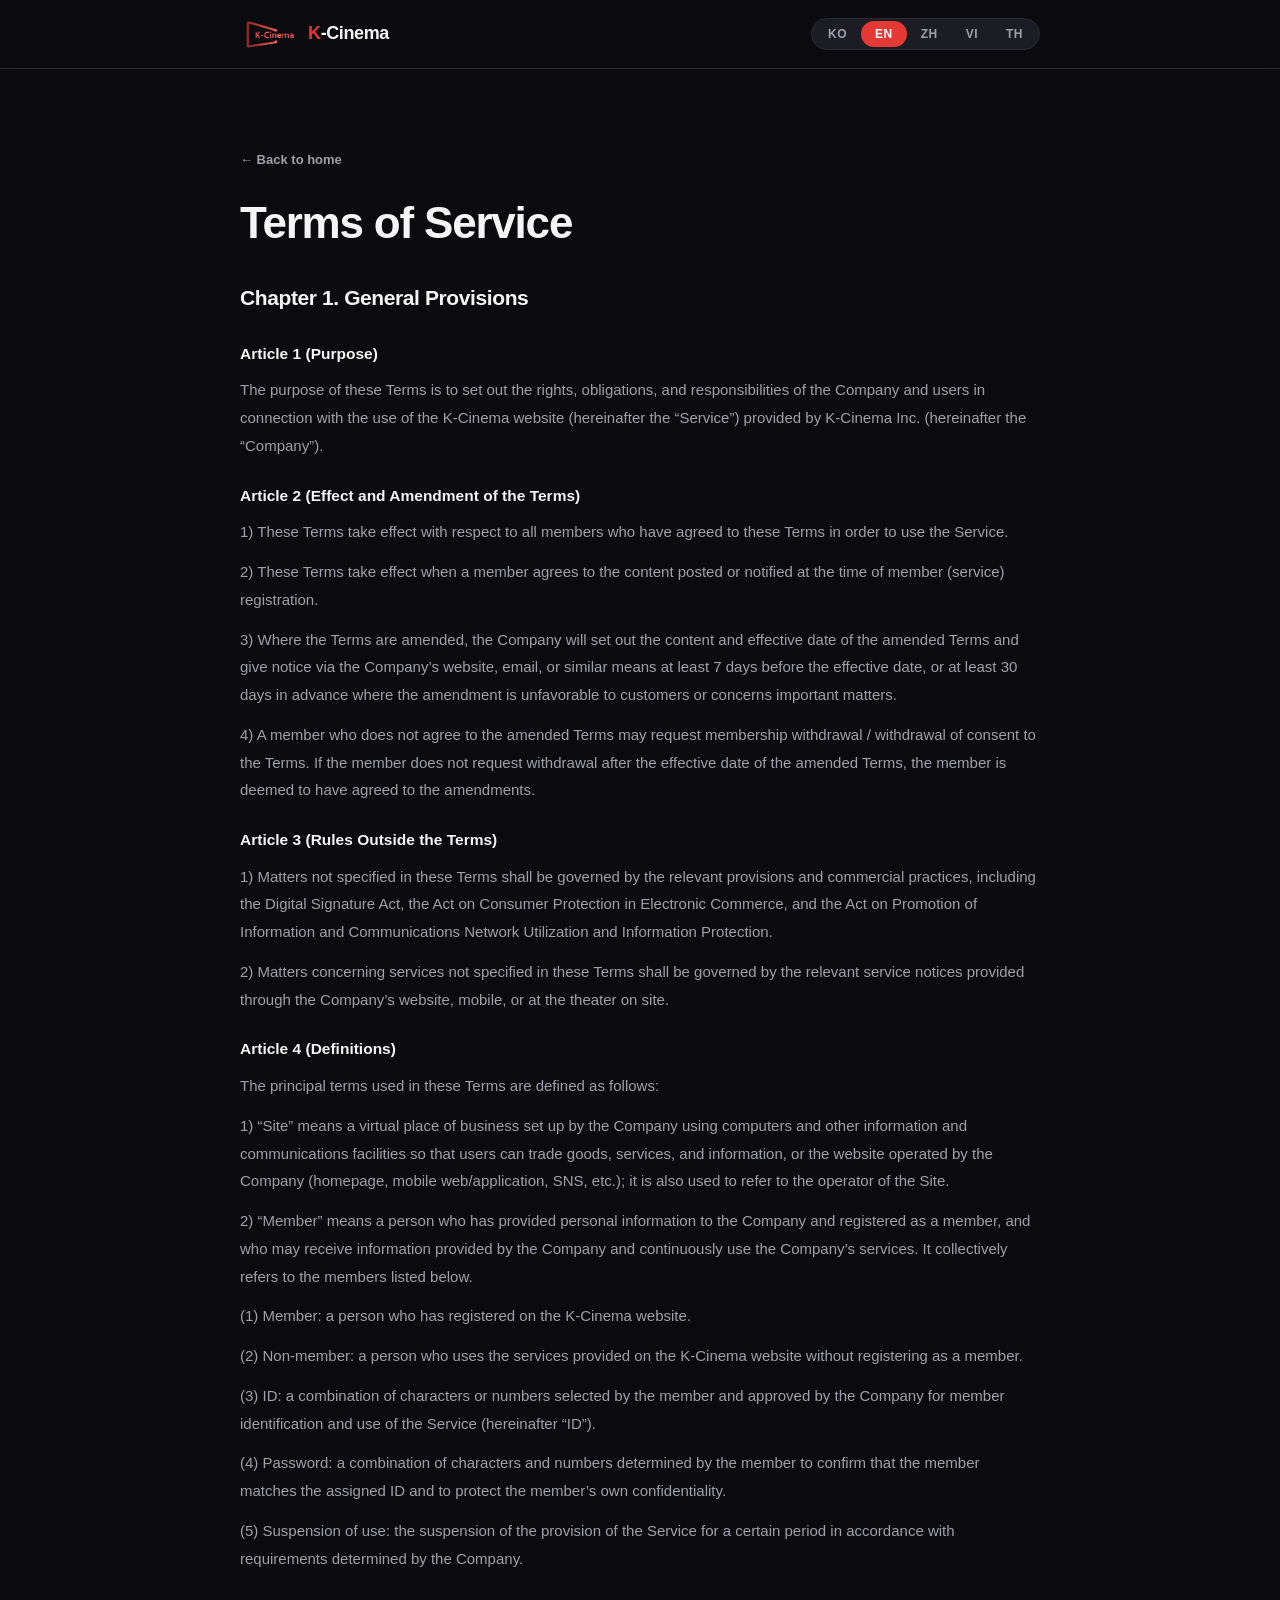
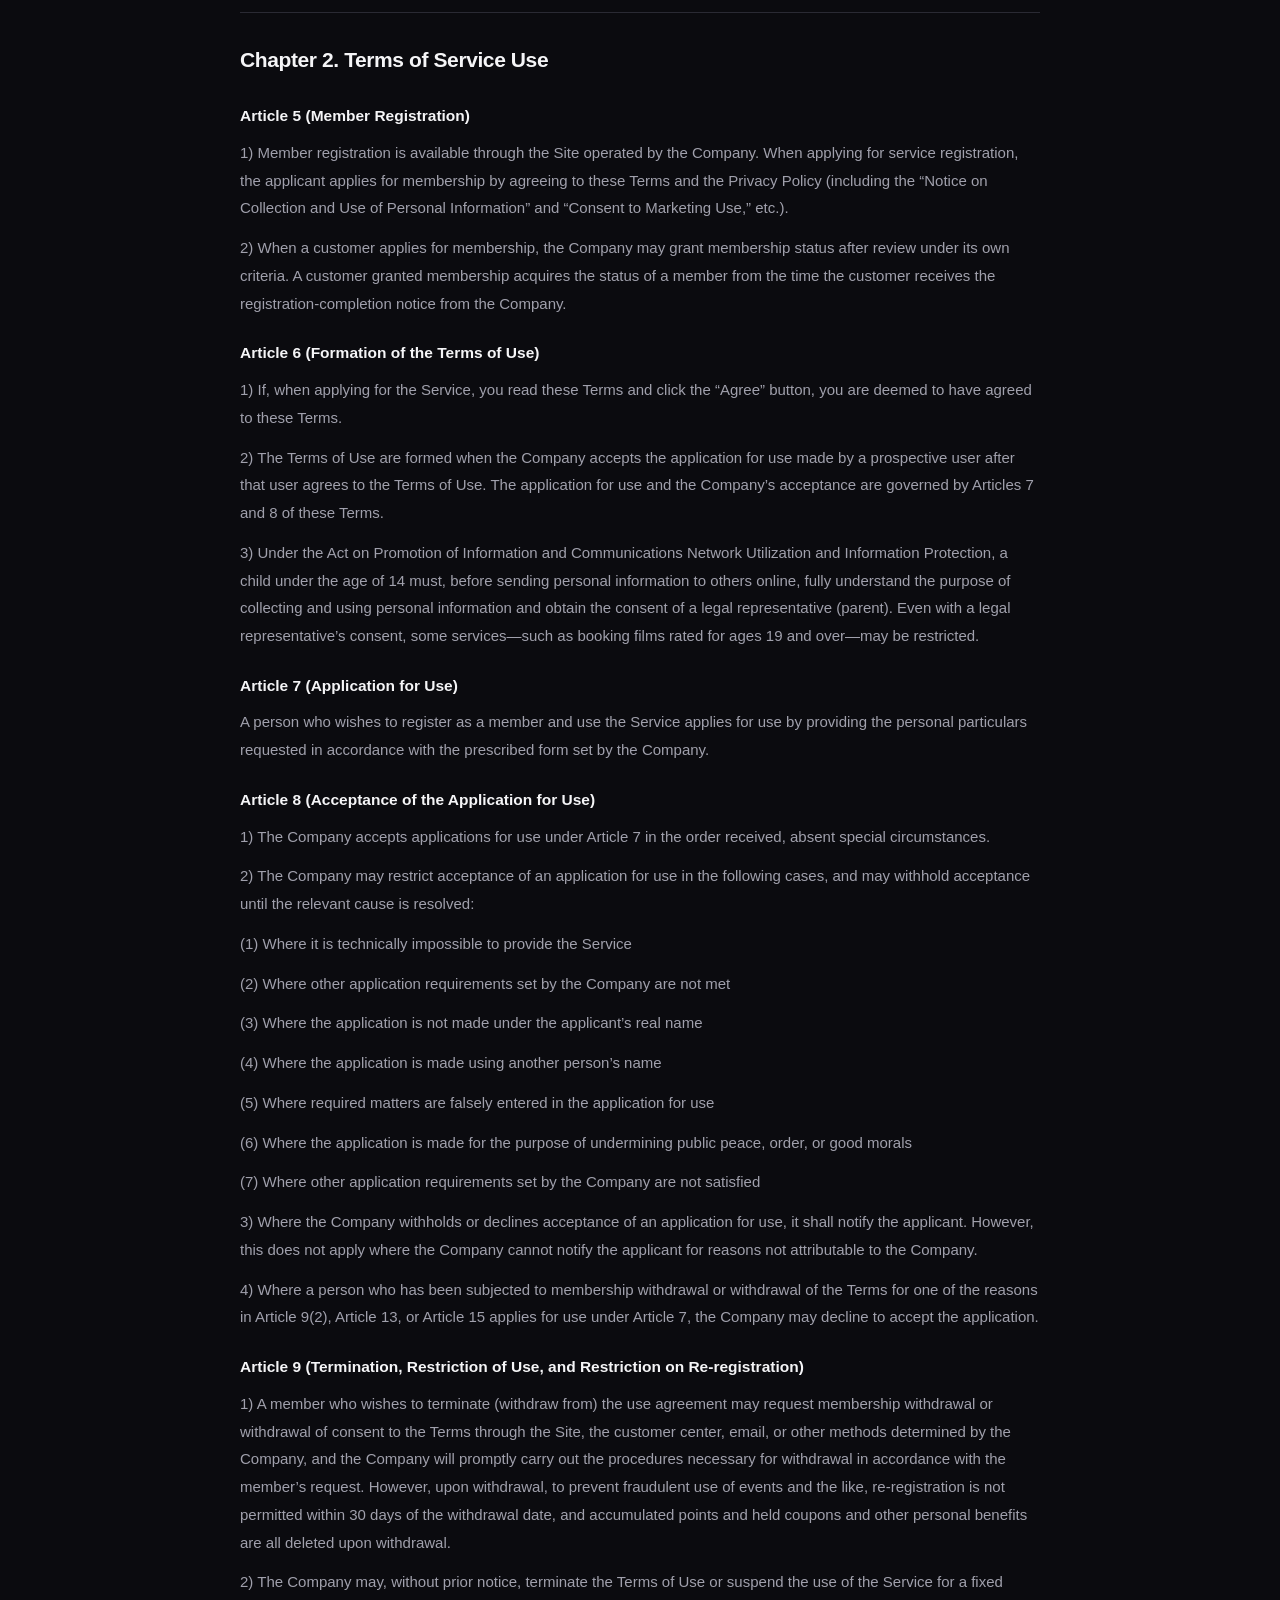
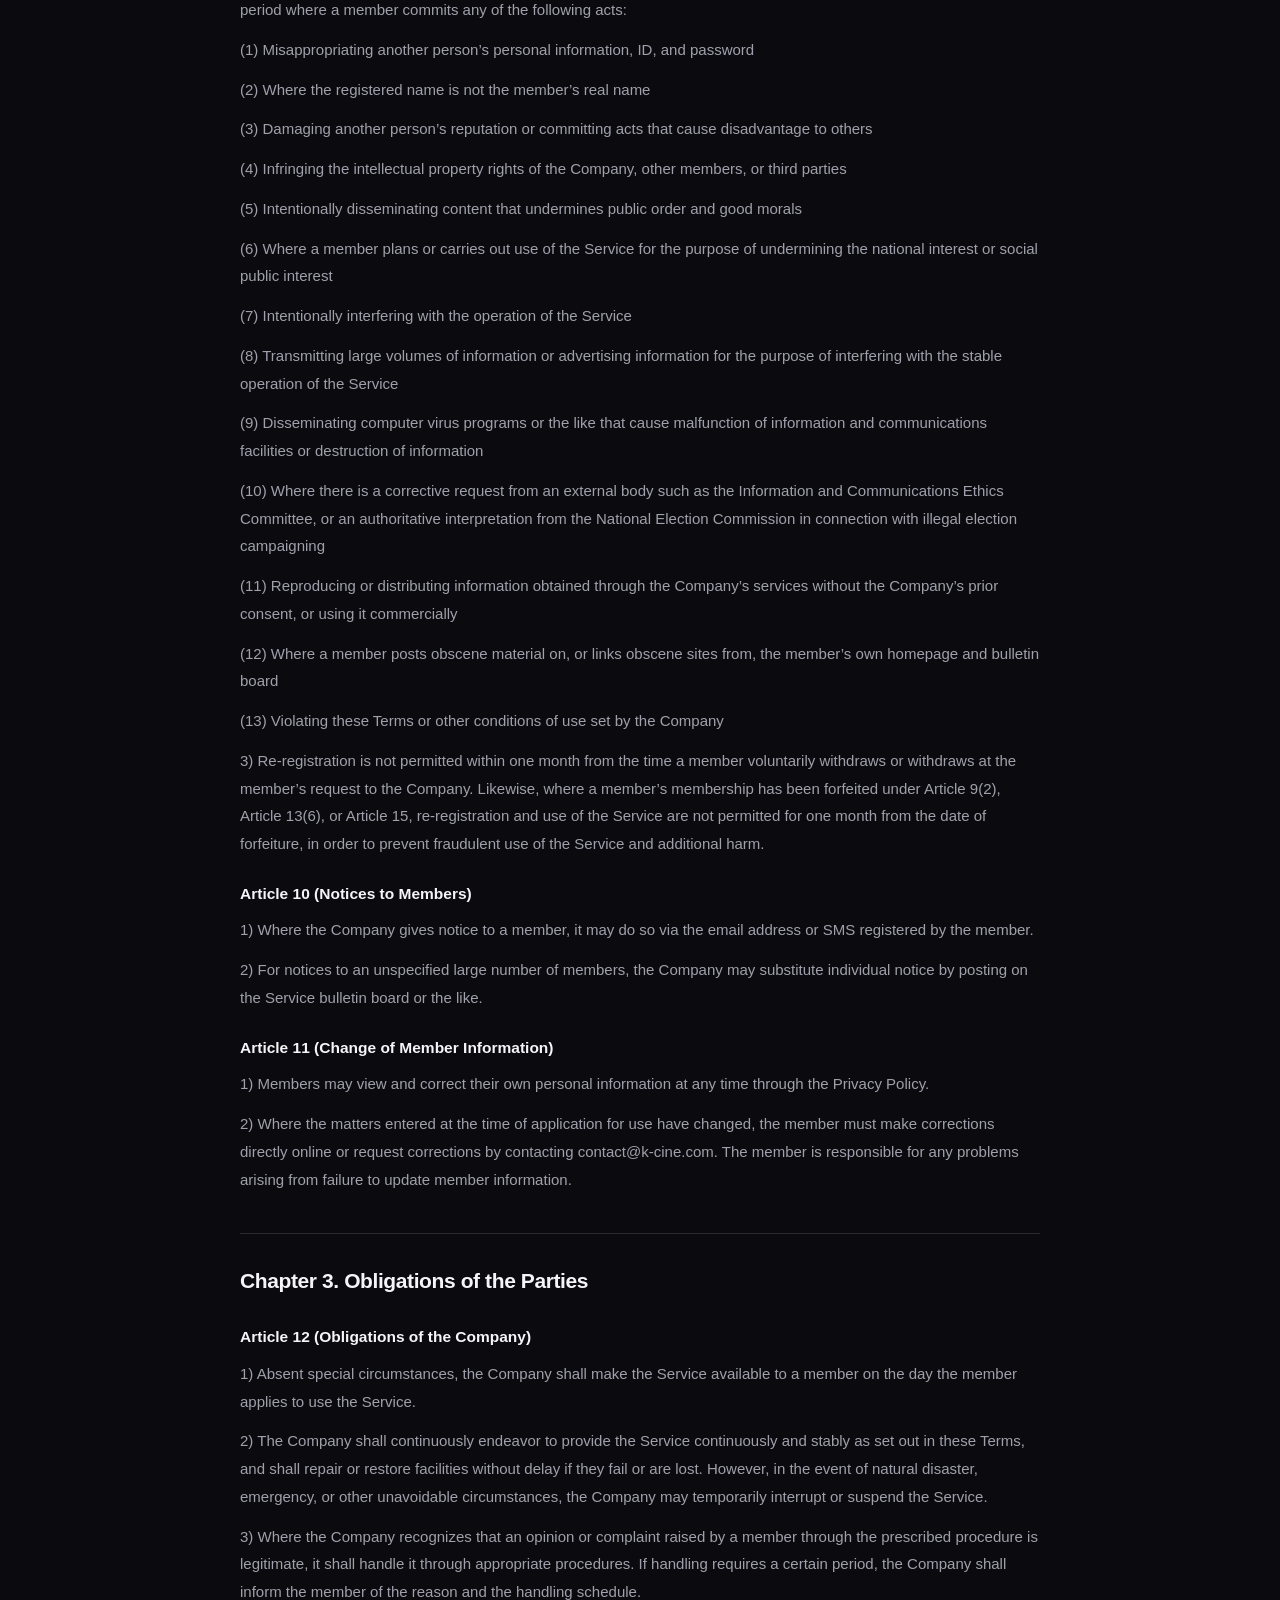
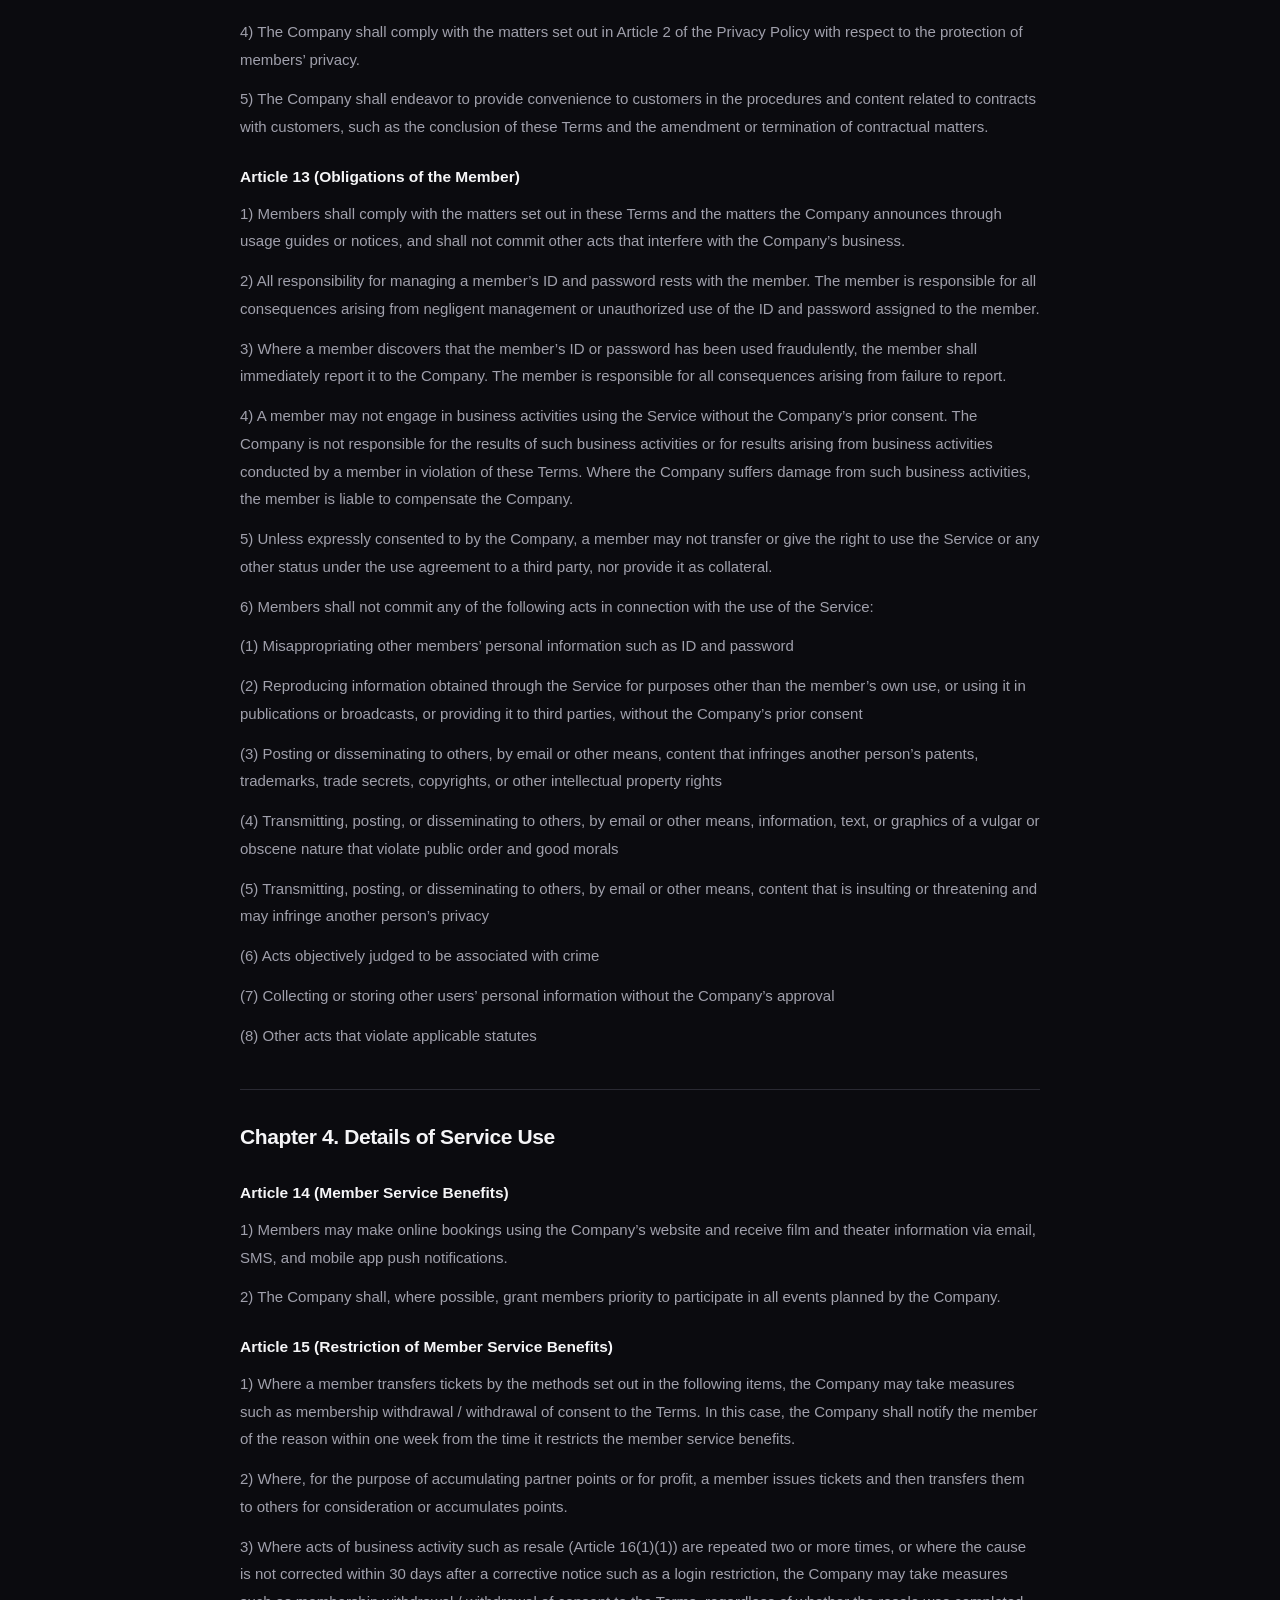
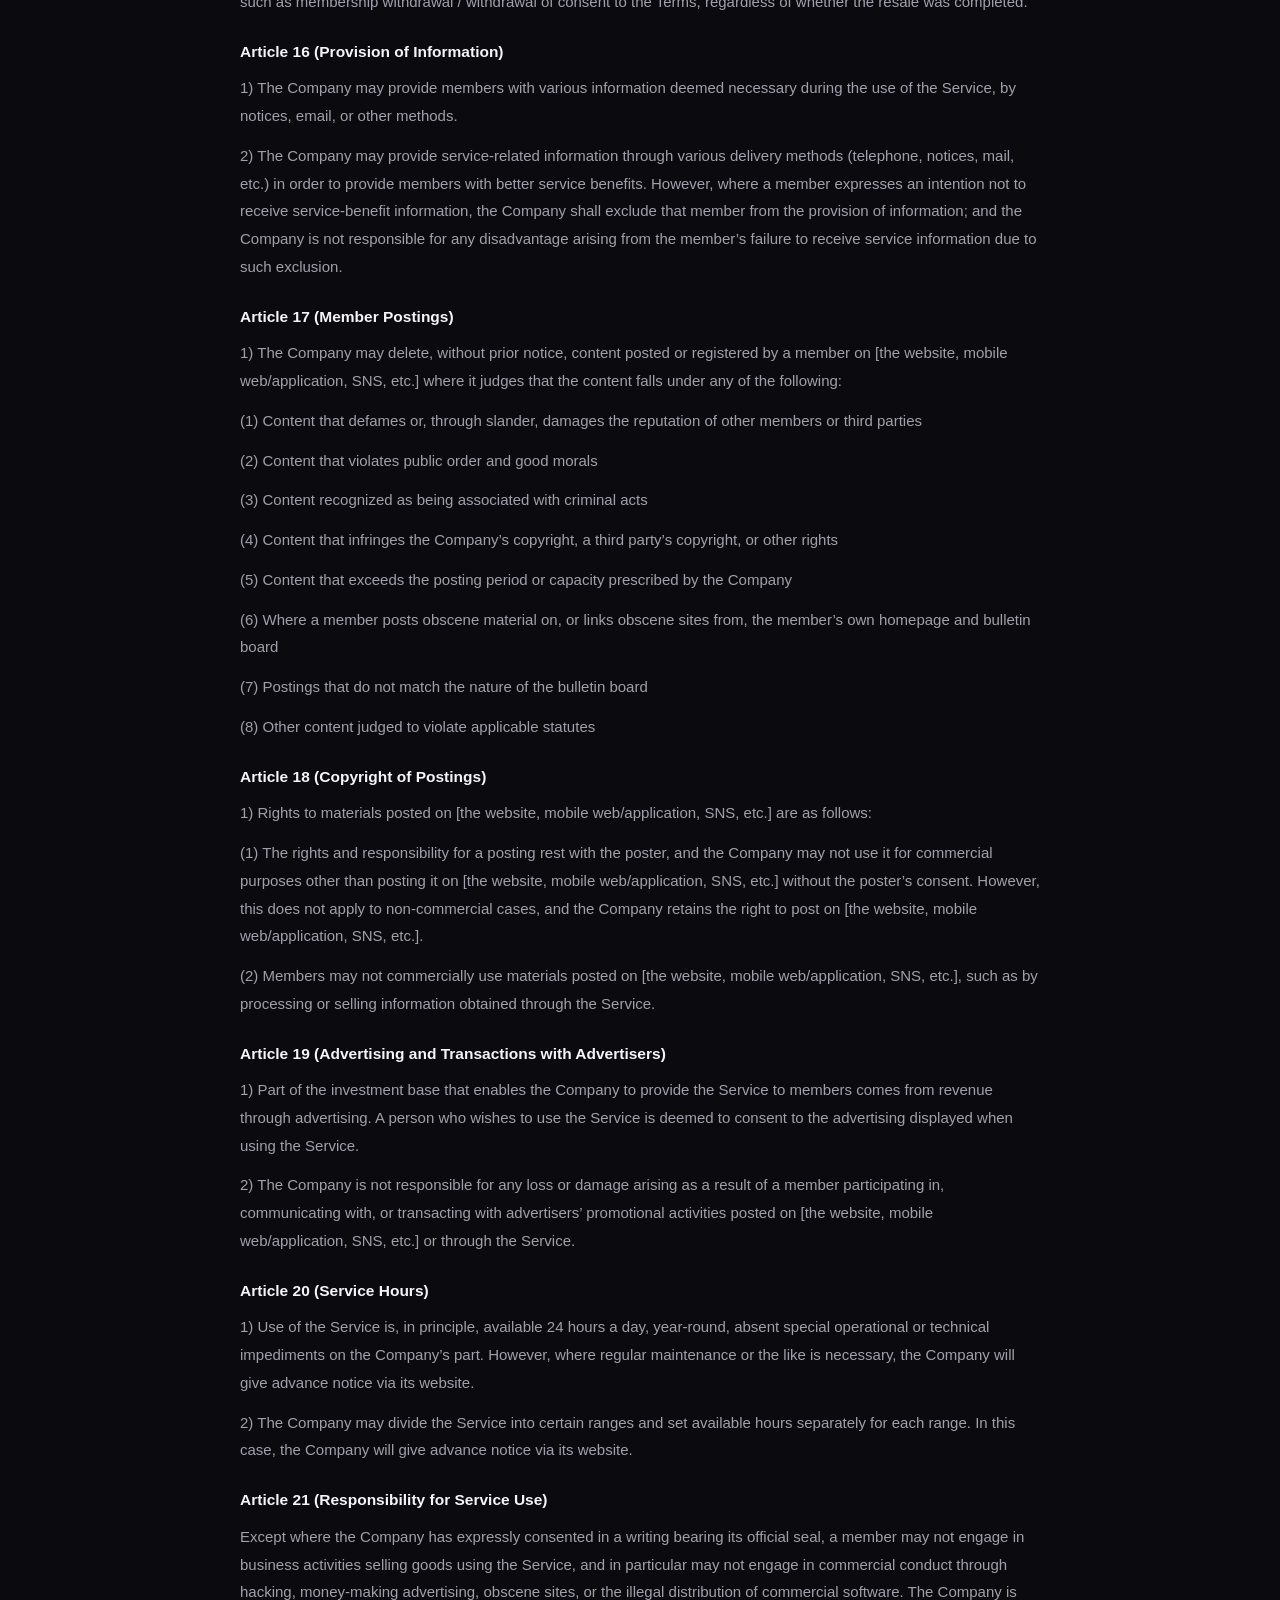
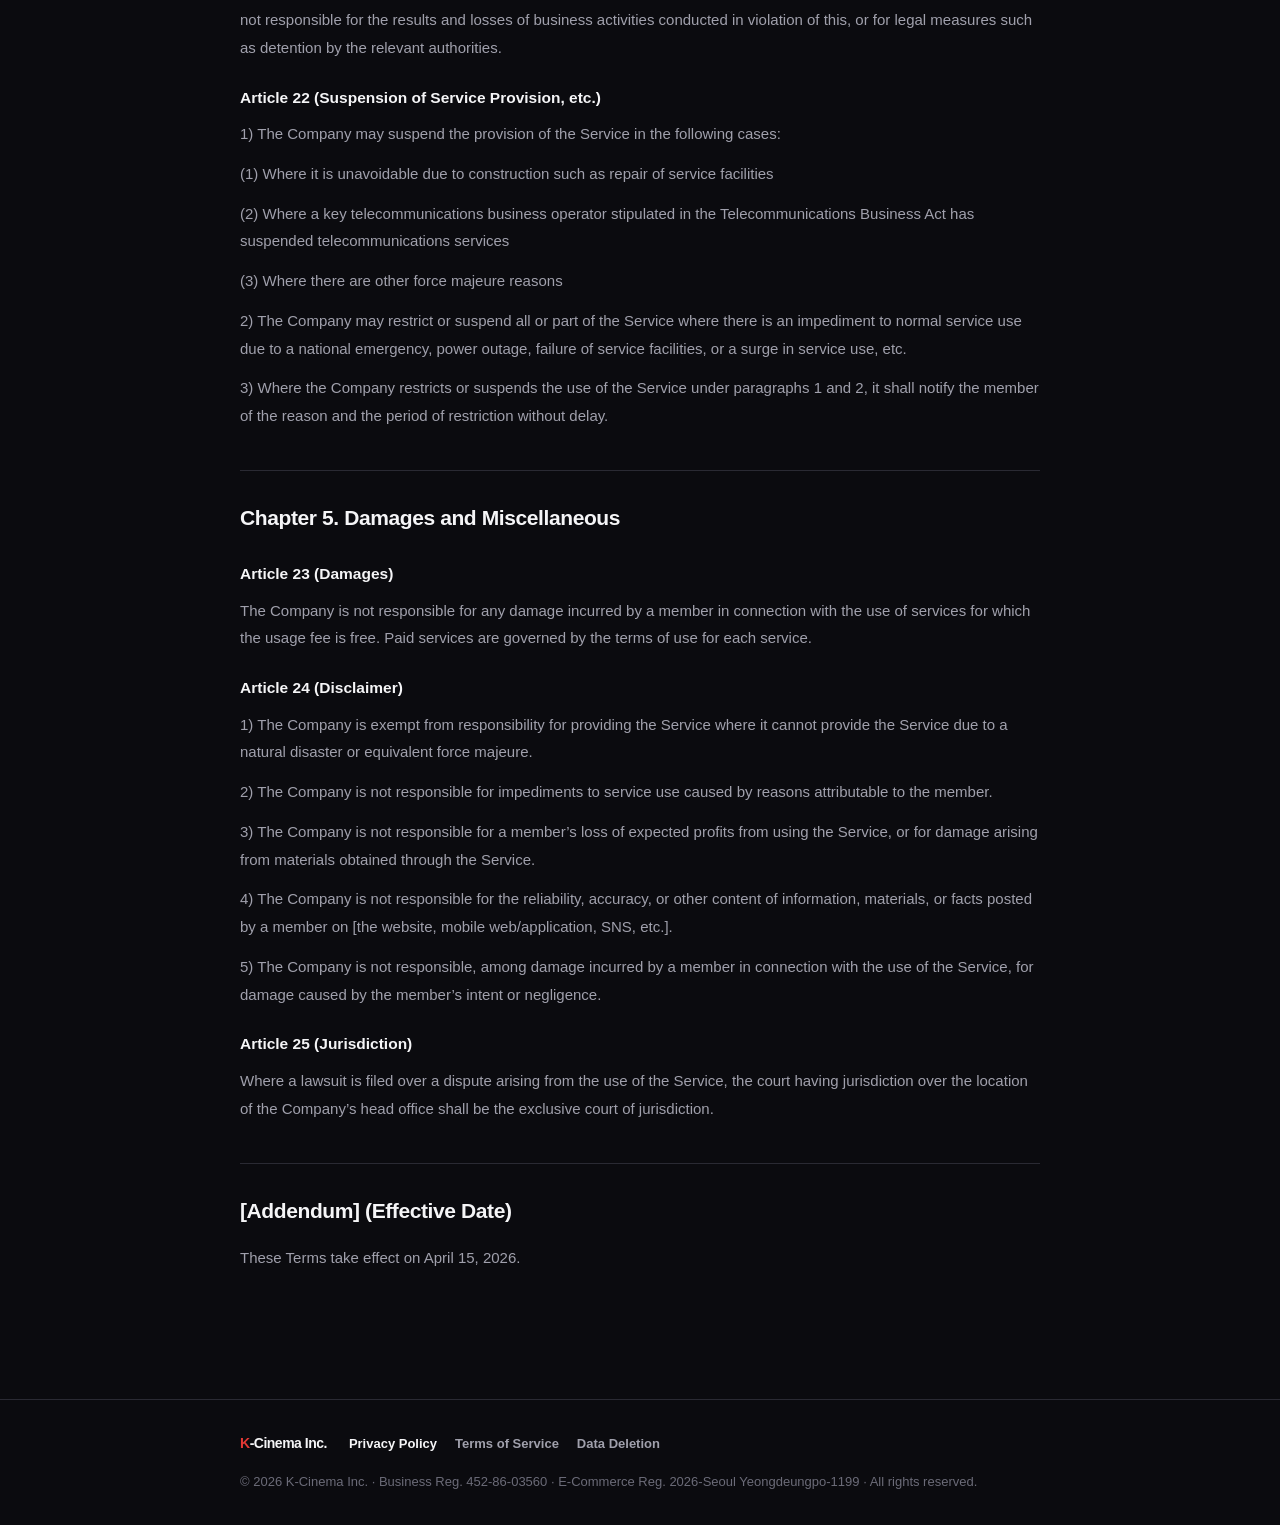
<file: terms.html>
<!DOCTYPE html>
<html lang="ko" data-lang="ko">
<head>
    <meta charset="UTF-8">
    <meta name="viewport" content="width=device-width, initial-scale=1.0">
    <title>이용약관 | (주)케이시네마</title>
    <meta name="description" content="(주)케이시네마 이용약관 · K-Cinema Inc. Terms of Service">
    <meta name="robots" content="index,follow">
    <link rel="icon" type="image/png" href="logo.png">
    <script>(function(){try{var L=['ko','en','zh','vi','th'];var q=new URLSearchParams(location.search).get('lang');if(q)q=q.toLowerCase();var s=localStorage.getItem('kc-lang');var n=(navigator.language||'').toLowerCase();var l=L.indexOf(q)>=0?q:L.indexOf(s)>=0?s:n.indexOf('ko')===0?'ko':n.indexOf('zh')===0?'zh':n.indexOf('vi')===0?'vi':n.indexOf('th')===0?'th':'en';document.documentElement.setAttribute('data-lang',l);document.documentElement.setAttribute('lang',l);if(L.indexOf(q)>=0)try{localStorage.setItem('kc-lang',q);}catch(e){}}catch(e){}})();</script>
    <style>
        :root {
            --bg: #0B0B0F; --surface: #14141A; --card: #1C1C24; --card-border: #2A2A33;
            --text: #F5F5F7; --text-muted: #A0A0AC; --text-dim: #6B6B78;
            --primary: #E53935; --primary-soft: #FF5252; --primary-dim: #7A1F1D;
            --radius-card: 14px; --radius-chip: 999px;
            --font-stack: -apple-system, BlinkMacSystemFont, 'Segoe UI', Roboto, 'Malgun Gothic', '맑은 고딕', sans-serif;
        }
        * { margin: 0; padding: 0; box-sizing: border-box; }
        html { background: var(--bg); }
        body { font-family: var(--font-stack); color: var(--text); background: var(--bg); line-height: 1.65; -webkit-font-smoothing: antialiased; }
        img { display: block; max-width: 100%; }
        a { color: inherit; text-decoration: none; }
        .container { max-width: 880px; margin: 0 auto; padding: 0 clamp(20px, 4vw, 40px); }

        [data-lang="ko"] .i18n-el[lang]:not([lang="ko"]),
        [data-lang="en"] .i18n-el[lang]:not([lang="en"]),
        [data-lang="zh"] .i18n-el[lang]:not([lang="zh"]),
        [data-lang="vi"] .i18n-el[lang]:not([lang="vi"]),
        [data-lang="th"] .i18n-el[lang]:not([lang="th"]) { display: none; }

        .nav { position: sticky; top: 0; z-index: 50; background: rgba(11,11,15,0.75); backdrop-filter: saturate(180%) blur(16px); -webkit-backdrop-filter: saturate(180%) blur(16px); border-bottom: 1px solid var(--card-border); }
        .nav-inner { display: flex; align-items: center; justify-content: space-between; height: 68px; }
        .brand { display: flex; align-items: center; gap: 10px; font-weight: 800; font-size: 18px; letter-spacing: -0.4px; }
        .brand img { height: 38px; width: auto; }
        .brand .k { color: var(--primary); }
        .brand .rest { color: var(--text); }
        .nav-right { display: flex; align-items: center; gap: 24px; }
        .lang-toggle { display: inline-flex; background: var(--card); border: 1px solid var(--card-border); border-radius: var(--radius-chip); padding: 2px; }
        .lang-toggle button { background: transparent; border: 0; color: var(--text-muted); font-weight: 700; font-size: 12px; padding: 6px 14px; border-radius: var(--radius-chip); cursor: pointer; letter-spacing: 0.5px; transition: all 0.15s; }
        .lang-toggle button:hover { color: var(--text); }
        [data-lang="ko"] .lang-toggle [data-setlang="ko"],
        [data-lang="en"] .lang-toggle [data-setlang="en"],
        [data-lang="zh"] .lang-toggle [data-setlang="zh"],
        [data-lang="vi"] .lang-toggle [data-setlang="vi"],
        [data-lang="th"] .lang-toggle [data-setlang="th"] { background: var(--primary); color: #FFF; }

        .legal-wrap { padding: clamp(44px, 6vw, 80px) 0 clamp(64px, 9vw, 120px); }
        .legal-back { display: inline-flex; align-items: center; gap: 6px; font-size: 13px; color: var(--text-muted); font-weight: 600; margin-bottom: 28px; transition: color 0.15s; }
        .legal-back:hover { color: var(--primary-soft); }
        .legal-title { font-size: clamp(28px, 4.5vw, 44px); font-weight: 800; letter-spacing: -1.2px; line-height: 1.15; }
        .legal-doc { margin-top: 30px; font-size: 15px; line-height: 1.85; color: var(--text-muted); }
        .legal-doc h2 { color: var(--text); font-size: clamp(18px, 2.4vw, 21px); font-weight: 800; letter-spacing: -0.4px; margin: 40px 0 14px; padding-top: 28px; border-top: 1px solid var(--card-border); }
        .legal-doc > div > h2:first-child { margin-top: 0; padding-top: 0; border-top: 0; }
        .legal-doc h3 { color: var(--text); font-size: 15.5px; font-weight: 700; margin: 22px 0 8px; }
        .legal-doc p { margin: 0 0 12px; }
        .legal-doc ul { margin: 0 0 12px; padding-left: 20px; }
        .legal-doc li { margin-bottom: 4px; }

        footer { border-top: 1px solid var(--card-border); padding: 32px 0; font-size: 13px; color: var(--text-dim); }
        .footer-inner { display: flex; justify-content: space-between; align-items: center; gap: 16px 24px; flex-wrap: wrap; }
        .footer-left { display: flex; align-items: center; gap: 22px; flex-wrap: wrap; }
        .footer-brand { font-weight: 800; letter-spacing: -0.5px; color: var(--text); font-size: 14px; }
        .footer-brand .k { color: var(--primary); }
        .footer-links { display: flex; gap: 18px; font-size: 13px; }
        .footer-links a { color: var(--text-muted); font-weight: 600; transition: color 0.15s; }
        .footer-links a.priv { color: var(--text); }
        .footer-links a:hover { color: var(--primary-soft); }
        @media (max-width: 560px) {
            .legal-doc { font-size: 14px; }
            .lang-toggle button { padding: 5px 8px; font-size: 11px; }
        }
    </style>
</head>
<body>

<nav class="nav">
    <div class="container nav-inner">
        <a class="brand" href="index.html" aria-label="K-Cinema">
            <img src="logo.png" alt="">
            <span><span class="k">K</span><span class="rest">-Cinema</span></span>
        </a>
        <div class="nav-right">
            <div class="lang-toggle" role="group" aria-label="Language">
                <button type="button" data-setlang="ko">KO</button>
                <button type="button" data-setlang="en">EN</button>
                <button type="button" data-setlang="zh">ZH</button>
                <button type="button" data-setlang="vi">VI</button>
                <button type="button" data-setlang="th">TH</button>
            </div>
        </div>
    </div>
</nav>

<main class="legal-wrap">
    <div class="container">
        <a class="legal-back" href="index.html"><span lang="ko" class="i18n-el">← 홈으로</span><span lang="en" class="i18n-el">← Back to home</span><span lang="zh" class="i18n-el">← 返回首页</span><span lang="vi" class="i18n-el">← Về trang chủ</span><span lang="th" class="i18n-el">← กลับหน้าหลัก</span></a>
        <h1 class="legal-title"><span lang="ko" class="i18n-el">이용약관</span><span lang="en" class="i18n-el">Terms of Service</span><span lang="zh" class="i18n-el">使用条款</span><span lang="vi" class="i18n-el">Điều khoản sử dụng</span><span lang="th" class="i18n-el">ข้อกำหนดการใช้งาน</span></h1>

        <div class="legal-doc">
            <!-- ===== Korean ===== -->
            <div lang="ko" class="i18n-el">
                <h2>제 1 장 총 칙</h2>
                <h3>제 1 조 (목적)</h3>
                <p>본 약관은 주식회사 케이시네마(이하 "회사"라 합니다)가 제공하는 케이시네마 홈페이지(이하 "서비스"라 합니다)를 이용함에 있어 회사와 이용자의 권리, 의무 및 책임사항을 규정함을 목적으로 합니다.</p>
                <h3>제 2 조 (약관의 효력 및 변경)</h3>
                <p>1) 본 약관은 서비스를 이용하고자 본 약관에 동의한 모든 회원에 대하여 그 효력을 발생합니다.</p>
                <p>2) 본 약관의 내용은 회원(서비스)가입 시 게재되거나 공지된 내용에 회원이 동의함으로써 그 효력이 발생합니다.</p>
                <p>3) 회사는 약관이 변경되는 경우 변경된 약관의 내용과 시행일을 정하여 시행일로부터 최소 7일 전, 고객에게 불리하게 변경되거나 중요한 내용인 경우에는 최소 30일 전에 회사의 홈페이지 또는 전자메일 등을 통해 공지합니다.</p>
                <p>4) 회원은 변경된 약관에 동의하지 않을 경우 회원 탈퇴/약관철회를 요청할 수 있으며, 변경된 약관의 효력 발생일 이후 탈퇴/약관철회 요청을 하지 않을 경우 약관의 변경 사항에 동의한 것으로 간주됩니다.</p>
                <h3>제 3 조 (약관 외 준칙)</h3>
                <p>1) 본 약관에 명시되지 아니한 사항에 대해서는 전자서명법, 전자상거래 등에서의 소비자보호에 관한 법률, 정보통신망 이용촉진 및 정보보호 등에 관한 법률 등 관련 제반 규정 및 상관례에 따릅니다.</p>
                <p>2) 본 약관에 명시되지 않은 서비스에 대한 사항은 당사 홈페이지, 모바일 또는 영화관 현장을 통한 해당 서비스 공지사항에 따릅니다.</p>
                <h3>제 4 조 (용어의 정의)</h3>
                <p>본 약관에서 사용하는 주요한 용어의 정의는 다음과 같습니다.</p>
                <p>1) "사이트"란 회사가 재화•용역•정보를 이용자에게 제공하기 위하여 컴퓨터 등 정보통신 설비를 이용하여 재화•용역을 거래할 수 있도록 설정한 가상의 영업장 또는 회사가 운영하는 웹사이트(홈페이지, 모바일 웹/어플리케이션, SNS 등)를 말하며, 아울러 사이트를 운영하는 사업자의 의미로도 사용합니다.</p>
                <p>2) “회원”이란 회사에 개인정보를 제공하여 회원등록을 한 자로서, 회사가 제공하는 정보를 수령하고 회사의 서비스를 계속적으로 이용할 수 있는 자를 의미하며, 하기 각호의 회원을 통칭합니다.</p>
                <p>(1) 회원 : 케이시네마 홈페이지에서 가입한 회원을 말합니다.</p>
                <p>(2) 비회원 : 회원에 가입하지 않고 케이시네마 홈페이지에서 제공하는 서비스를 이용하는 자를 말합니다.</p>
                <p>(3) 아이디 : 회원의 식별과 회원의 서비스 이용을 위하여 회원이 선정하고 회사가 승인하는 문자나 숫자 혹은 그 조합을 말합니다(이하 "ID"라 합니다).</p>
                <p>(4) 비밀번호 : 회원이 부여 받은 ID와 일치된 회원임을 확인하고, 회원 자신의 비밀을 보호하기 위하여 회원이 정한 문자와 숫자의 조합을 말합니다.</p>
                <p>(5) 이용중지 : 회사가 정한 일정한 요건에 따라 일정기간 동안 서비스의 제공을 중지하는 것을 말합니다.</p>

                <h2>제 2 장 서비스 이용 약관</h2>
                <h3>제 5 조 (회원가입)</h3>
                <p>1) 회원 가입은 회사가 운영하는 사이트를 통해 가능하며, 서비스 가입 신청 시 본 약관과 개인정보 처리방침(‘개인정보수집 및 이용안내’ 및 ‘마케팅 활용 동의’ 등)에 동의함으로써 회원 가입을 신청합니다.</p>
                <p>2) 고객으로부터 회원 가입 신청이 있는 경우 회사는 자체 기준에 따른 심사를 거친 후 고객에게 회원 자격을 부여 할 수 있으며 회원 자격이 부여된 고객은 회사로부터 가입 완료 공지를 받은 시점부터 회원으로서의 지위를 취득합니다.</p>
                <h3>제 6 조 (이용약관의 성립)</h3>
                <p>1) 서비스신청 시 본 약관을 읽고 "동의함" 버튼을 클릭하면 본 약관에 동의하는 것으로 간주됩니다.</p>
                <p>2) 이용약관은 서비스 이용희망자의 이용약관 동의 후 이용 신청에 대하여 회사가 승낙함으로써 성립하며, 이용 신청 및 회사의 승낙에 대해서는 본 약관 제7조 및 제8조에서 규정된 바에 따릅니다.</p>
                <p>3) 『정보통신망이용촉진및정보보호등에관한법률』상 만14세 미만의 아동은 온라인으로 타인에게 개인정보를 보내기 전에 반드시 개인정보의 수집 및 이용목적에 대하여 충분히 숙지하고 법정대리인(부모)의 동의를 받아야 합니다. 법정 대리인의 동의를 받아도 19세 이상 관람가 영화 예매 등 일부 서비스는 제한될 수 있습니다.</p>
                <h3>제 7 조 (이용신청)</h3>
                <p>회원으로 가입하여 서비스를 이용하기를 희망하는 자는 회사가 정한 소정 양식에 따라 요청하는 개인 인적 사항을 제공하여 이용신청을 합니다.</p>
                <h3>제 8 조 (이용 신청의 승낙)</h3>
                <p>1) 회사는 제 7 조에 따른 이용신청에 대하여 특별한 사정이 없는 한 접수 순서대로 이용 신청을 승낙합니다.</p>
                <p>2) 회사는 다음 각 호에 해당하는 경우 이용신청에 대한 승낙을 제한할 수 있고, 그 사유가 해소될 때까지 승낙을 유보할 수 있습니다.</p>
                <p>(1) 기술상 서비스 제공이 불가한 경우</p>
                <p>(2) 기타 회사가 정한 이용신청 요건에 만족되지 않았을 경우</p>
                <p>(3) 본인의 실명으로 신청하지 않은 경우</p>
                <p>(4) 다른 사람의 명의를 사용하여 신청한 경우</p>
                <p>(5) 이용 신청 시 필요 사항을 허위로 기재하여 신청한 경우</p>
                <p>(6) 사회의 안녕과 질서 혹은 미풍양속을 저해할 목적으로 신청한 경우</p>
                <p>(7) 기타 회사가 정한 이용 신청 요건이 미비 된 경우</p>
                <p>3) 이용신청의 승낙을 유보하거나 승낙하지 아니하는 경우, 회사는 이를 이용신청자에게 알려야 합니다. 다만, 회사의 귀책사유 없이 이용신청자에게 통지할 수 없는 경우는 예외로 합니다.</p>
                <p>4) 제 9조 2항, 제13조, 제15조 중 하나의 사유로 인해 회원 탈퇴 또는 약관철회 조치를 당한 사람이 제7조의 이용신청을 하는 경우 회사는 이를 승낙하지 않을 수 있습니다.</p>
                <h3>제 9 조 (계약해지, 이용제한 및 재가입 제한)</h3>
                <p>1) 회원이 이용 계약을 해지(탈퇴) 하고자 하는 경우에는 회원 본인이 사이트나 고객센터 또는 E-MAIL 등 기타 회사가 정하는 방법으로 회원탈퇴 또는 이용약관 철회를 요청할 수 있으며, 회사는 회원의 요청에 따라 조속히 회원 탈퇴에 필요한 제반 절차를 수행합니다. 단, 회원 탈퇴 시 이벤트 부정 이용 방지 등을 위하여 탈퇴일로부터 30일 이내에 재가입이 불가하며 회원 탈퇴 시 적립된 포인트 및 보유한 쿠폰 등의 개인 혜택들은 모두 삭제됩니다.</p>
                <p>2) 회사는 회원이 다음 각 호에 해당하는 행위를 하였을 경우 사전통지 없이 이용약관을 해지하거나 또는 기간을 정하여 서비스 이용을 중지할 수 있습니다.</p>
                <p>(1) 타인의 개인정보, ID 및 비밀번호를 도용한 경우</p>
                <p>(2) 가입한 이름이 실명이 아닌 경우</p>
                <p>(3) 타인의 명예를 손상시키거나 불이익을 주는 행위를 한 경우</p>
                <p>(4) 회사, 다른 회원 또는 제 3자의 지적재산권을 침해하는 경우</p>
                <p>(5) 공공질서 및 미풍양속에 저해되는 내용을 고의로 유포시킨 경우</p>
                <p>(6) 회원이 국익 또는 사회적 공익을 저해할 목적으로 서비스 이용을 계획 또는 실행하는 경우</p>
                <p>(7) 서비스 운영을 고의로 방해한 경우</p>
                <p>(8) 서비스의 안정적 운영을 방해할 목적으로 다량의 정보를 전송하거나 광고성 정보를 전송하는 경우</p>
                <p>(9) 정보통신설비의 오작동이나 정보의 파괴를 유발시키는 컴퓨터 바이러스 프로그램 등을 유포하는 경우</p>
                <p>(10) 정보통신윤리위원회 등 외부기관의 시정요구가 있거나 불법선거운동과 관련하여 선거관리위원회의 유권해석을 받은 경우</p>
                <p>(11) 회사의 서비스를 이용하여 얻은 정보를 회사의 사전 승낙 없이 복제 또는 유통시키거나 상업적으로 이용하는 경우</p>
                <p>(12) 회원이 자신의 홈페이지와 게시판에 음란물을 게재하거나 음란 사이트 링크하는 경우</p>
                <p>(13) 본 약관을 포함하여 기타 회사가 정한 이용 조건에 위반한 경우</p>
                <p>3) 회원이 자발적으로 탈퇴하거나 당사에 요청하여 회원 탈퇴한 때로부터 1개월이 이내에 재가입이 불가하며, 제9조 2항, 제13조 6항, 제15조에 따라 회원 자격이 상실된 회원의 경우에도 서비스 부정 이용 및 추가적인 피해 방지를 위하여 회원 자격이 상실된 날로부터 1개월 간 재가입 및 서비스 이용이 불가합니다.</p>
                <h3>제 10 조 (회원에 대한 통지)</h3>
                <p>1) 회원에 대한 통지를 하는 경우, 회사는 회원이 등록한 e-mail 주소 또는 SMS 등으로 할 수 있습니다.</p>
                <p>2) 회사는 불특정 다수 회원에 대한 통지의 경우 서비스 게시판 등에 게시함으로써 개별 통지에 갈음할 수 있습니다.</p>
                <h3>제 11 조 (회원 정보의 변경)</h3>
                <p>1) 회원은 개인정보처리방침을 통해 언제든지 본인의 개인정보를 열람하고 수정할 수 있습니다.</p>
                <p>2) 회원은 이용신청 시 기재한 사항이 변경되었을 경우 온라인으로 직접 수정을 하거나, contact@k-cine.com으로 연락하시어 수정 요청을 해야 하며, 회원정보를 변경하지 아니하여 발생되는 문제의 책임은 회원에게 있습니다.</p>

                <h2>제 3 장 계약 당사자의 의무</h2>
                <h3>제 12 조 (회사의 의무)</h3>
                <p>1) 회사는 특별한 사정이 없는 한 회원이 서비스 이용을 신청한 날에 서비스를 이용할 수 있도록 합니다.</p>
                <p>2) 회사는 본 약관에서 정한 바에 따라 계속적이고 안정적인 서비스의 제공을 위하여 지속적으로 노력하며, 설비에 장애가 생기거나 멸실 된 때에는 지체 없이 이를 수리 복구하여야 합니다. 다만, 천재지변, 비상사태 또는 그 밖에 부득이한 경우에는 그 서비스를 일시 중단하거나 중지할 수 있습니다.</p>
                <p>3) 회사는 서비스 관련하여 회원으로부터 소정의 절차에 의해 제기되는 의견이나 불만이 정당하다고 인정할 경우에는 적절한 절차를 거처 처리하여야 합니다. 처리 시 일정 기간이 소요될 경우 회원에게 그 사유와 처리 일정을 알려주어야 합니다.</p>
                <p>4) 회사는 회원의 프라이버시 보호와 관련하여 개인정보처리방침 제 2 조에 제시된 내용을 지킵니다.</p>
                <p>5) 회사는 본 약관의 체결, 계약사항의 변경 및 해지 등 이용고객과의 계약 관련 절차 및 내용 등에 있어 이용고객에게 편의를 제공하도록 노력합니다.</p>
                <h3>제 13 조 (회원의 의무)</h3>
                <p>1) 회원은 본 약관에서 규정하는 사항과 이용안내 또는 공지사항 등을 통하여 회사가 공지하는 사항을 준수하여야 하며, 기타 회사의 업무에 방해되는 행위를 하여서는 안됩니다.</p>
                <p>2) 회원의 ID와 비밀번호에 관한 모든 관리책임은 회원에게 있습니다. 회원에게 부여된 ID와 비밀번호의 관리 소홀, 부정 사용에 의하여 발생하는 모든 결과에 대한 책임은 회원에게 있습니다.</p>
                <p>3) 회원은 자신의 ID나 비밀번호가 부정하게 사용되었다는 사실을 발견한 경우에는 즉시 회사에 신고하여야 하며, 신고를 하지 않아 발생하는 모든 결과에 대한 책임은 회원에게 있습니다.</p>
                <p>4) 회원은 회사의 사전승낙 없이는 서비스를 이용하여 영업활동을 할 수 없으며, 그 영업활동의 결과와 회원이 약관에 위반한 영업활동을 하여 발생한 결과에 대하여 회사는 책임을 지지 않습니다. 회원은 이와 같은 영업활동으로 회사가 손해를 입은 경우 회원은 회사에 대하여 손해배상의무를 집니다.</p>
                <p>5) 회원은 회사의 명시적인 동의가 없는 한 서비스의 이용권한, 기타 이용 계약상 지위를 타인에게 양도, 증여할 수 없으며, 이를 담보로 제공할 수 없습니다.</p>
                <p>6) 회원은 서비스 이용과 관련하여 다음 각 호에 해당되는 행위를 하여서는 안됩니다.</p>
                <p>(1) 다른 회원의 ID와 비밀번호 등 개인정보를 도용하는 행위</p>
                <p>(2) 본 서비스를 통하여 얻은 정보를 회사의 사전승낙 없이 회원의 이용 이외 목적으로 복제하거나 이를 출판 및 방송 등에 사용하거나 제3자에게 제공하는 행위</p>
                <p>(3) 타인의 특허, 상표, 영업비밀, 저작권 기타 지적재산권을 침해하는 내용을 게시, 전자메일 또는 기타의 방법으로 타인에게 유포하는 행위</p>
                <p>(4) 공공질서 및 미풍양속에 위반되는 저속, 음란한 내용의 정보, 문장, 도형 등을 전송, 게시, 전자메일 또는 기타의 방법으로 타인에게 유포하는 행위</p>
                <p>(5) 모욕적이거나 위협적이어서 타인의 프라이버시를 침해할 수 있는 내용을 전송, 게시, 전자메일 또는 기타의 방법으로 타인에게 유포하는 행위</p>
                <p>(6) 범죄와 결부된다고 객관적으로 판단되는 행위</p>
                <p>(7) 회사의 승인을 받지 않고 다른 사용자의 개인정보를 수집 또는 저장하는 행위</p>
                <p>(8) 기타 관계법령에 위배되는 행위</p>

                <h2>제 4 장 서비스 이용 상세</h2>
                <h3>제 14 조 (회원서비스 혜택)</h3>
                <p>1) 회원은 회사 홈페이지를 이용한 인터넷예매를 실시할 수 있으며, 이메일, 핸드폰 문자 메시지 서비스(SMS), 모바일 앱 푸쉬(app push)를 통한 영화 및 극장 정보를 제공받습니다.</p>
                <p>2) 회사는 가능한 한 회원에게 회사에서 계획하는 모든 행사에 참여할 수 있는 우선권을 부여토록 합니다.</p>
                <h3>제 15 조 (회원서비스 혜택의 제한)</h3>
                <p>1) 회원이 다음 각 호에서 정한 방법으로 티켓을 양도하는 경우 회사는 회원탈퇴/약관철회 등의 조치를 취할 수 있습니다. 이 경우 회사는 회원 서비스 혜택을 제한한 때로부터 1주일 이내에 그 사유를 회원에게 통보하여야 합니다.</p>
                <p>2) 제휴 포인트 적립이나 영리의 목적으로 티켓을 발권한 다음 다른 사람에게 대가를 받고 양도하거나 포인트를 적립하는 경우</p>
                <p>3) 재판매 등의 영업활동(제16조 제1항 제1호)의 행위가 2회 이상 반복되거나 로그인 제한 등 시정 통보 후 30일 이내에 그 사유가 시정되지 아니하는 경우 재판매 성사여부에 관계없이 회원탈퇴/약관철회 등의 조치를 취할 수 있습니다.</p>
                <h3>제 16 조 (정보의 제공)</h3>
                <p>1) 회사는 회원이 서비스 이용 중 필요가 있다고 인정되는 다양한 정보를 공지사항이나 이메일 등의 방법으로 회원에게 제공할 수 있습니다.</p>
                <p>2) 회사는 회원에게 보다 나은 서비스 혜택 제공을 위해 다양한 전달 방법(전화, 안내문, 메일 등)을 통해 서비스 관련 정보를 제공할 수 있습니다. 단, 회사는 회원이 서비스 혜택 정보 제공을 원치 않는다는 의사를 밝히는 경우 정보 제공 대상에서 해당 회원을 제외하여야 하며, 대상에서 제외되어 서비스 정보를 제공받지 못해 불이익이 발생하더라도 이에 대해서는 회사가 책임지지 않습니다.</p>
                <h3>제 17 조 (회원의 게시물)</h3>
                <p>1) 회사는 회원이 [홈페이지, 모바일 웹/어플리케이션, SNS 등]에 게시하거나 등록하는 내용물이 다음 각 호에 해당한다고 판단되는 경우에 사전통지 없이 삭제할 수 있습니다.</p>
                <p>(1) 다른 회원 또는 제3자를 비방하거나 중상모략으로 명예를 손상시키는 내용인 경우</p>
                <p>(2) 공공질서 및 미풍양속에 위반되는 내용인 경우</p>
                <p>(3) 범죄적 행위에 결부된다고 인정되는 내용일 경우</p>
                <p>(4) 회사의 저작권, 제 3 자의 저작권 등 기타 권리를 침해하는 내용인 경우</p>
                <p>(5) 회사에서 규정한 게시기간이나 용량을 초과한 경우</p>
                <p>(6) 회원이 자신의 홈페이지와 게시판에 음란물을 게재하거나 음란사이트를 링크하는 경우</p>
                <p>(7) 게시판의 성격에 부합하지 않는 게시물의 경우</p>
                <p>(8) 기타 관계법령에 위반 된다고 판단되는 경우</p>
                <h3>제 18 조 (게시물의 저작권)</h3>
                <p>1) [홈페이지, 모바일 웹/어플리케이션, SNS 등]에 게재된 자료에 대한 권리는 다음 각 호와 같습니다.</p>
                <p>(1) 게시물에 대한 권리와 책임은 게시자에게 있으며 회사는 게시자의 동의 없이는 이를 [홈페이지, 모바일 웹/어플리케이션, SNS 등] 게재 이외에 영리적 목적으로 사용할 수 없습니다. 단, 비영리적인 경우에는 그러하지 아니하며 또한 회사는 [홈페이지, 모바일 웹/어플리케이션, SNS 등] 의 게재권을 보유합니다.</p>
                <p>(2) 회원은 서비스를 이용하여 얻은 정보를 가공, 판매하는 행위 등 [홈페이지, 모바일 웹/어플리케이션, SNS 등]에 게재된 자료를 상업적으로 사용할 수 없습니다.</p>
                <h3>제 19 조 (광고 게재 및 광고주와의 거래)</h3>
                <p>1) 회사가 회원에게 서비스를 제공할 수 있는 서비스 투자기반의 일부는 광고게재를 통한 수익으로부터 나옵니다. 서비스를 이용하고자 하는 자는 서비스 이용 시 노출되는 광고게재에 대해 동의하는 것으로 간주됩니다.</p>
                <p>2) 회사는 본 [홈페이지, 모바일 웹/어플리케이션, SNS 등]에 게재되어 있거나 본 서비스를 통한 광고주의 판촉활동에 회원이 참여하거나 교신 또는 거래의 결과로서 발생하는 모든 손실 또는 손해에 대해 책임을 지지 않습니다.</p>
                <h3>제 20 조 (서비스 이용 시간)</h3>
                <p>1) 서비스의 이용은 회사의 업무상 또는 기술상 특별한 지장이 없는 한 연중무휴 1일 24시간 가능함을 원칙으로 합니다. 다만 정기 점검 등이 필요할 경우, 회사 홈페이지를 통해 사전 공지하여 그 내용을 알립니다.</p>
                <p>2) 회사는 서비스를 일정범위로 분할하여 각 범위별로 이용가능 시간을 별도로 정할 수 있습니다. 이 경우 회사 홈페이지를 통해 사전 공지하여 그 내용을 알립니다.</p>
                <h3>제 21 조 (서비스 이용 책임)</h3>
                <p>회원은 회사가 정식 인감이 날인된 서면을 통해 명시적으로 동의한 경우를 제외하고는 서비스를 이용하여 상품을 판매하는 영업활동을 할 수 없으며 특히 해킹, 돈벌이 광고, 음란 사이트 등을 통한 상업행위, 상용S/W 불법배포 등을 할 수 없습니다. 이를 어기고 발생한 영업활동의 결과 및 손실, 관계기관에 의한 구속 등 법적 조치 등에 관해서는 회사가 책임을 지지 않습니다.</p>
                <h3>제 22 조 (서비스 제공의 중지 등)</h3>
                <p>1) 회사는 다음 각 호에 해당하는 경우 서비스 제공을 중지할 수 있습니다.</p>
                <p>(1) 서비스용 설비의 보수 등 공사로 인한 부득이한 경우</p>
                <p>(2) 전기통신사업법에 규정된 기간통신사업자가 전기통신 서비스를 중지했을 경우</p>
                <p>(3) 기타 불가항력적 사유가 있는 경우</p>
                <p>2) 회사는 국가비상사태, 정전, 서비스 설비의 장애 또는 서비스 이용의 폭주 등으로 정상적인 서비스 이용에 지장이 있는 때에는 서비스의 전부 또는 일부를 제한하거나 중지할 수 있습니다.</p>
                <p>3) 회사는 제 1 항 및 2항의 규정에 의하여 서비스의 이용을 제한하거나 중지한 때에는 그 사유 및 제한기간 등을 지체 없이 회원에게 알려야 합니다.</p>

                <h2>제 5 장 손해배상 및 기타</h2>
                <h3>제 23 조 (손해배상)</h3>
                <p>회사는 이용 요금이 무료인 서비스 이용과 관련하여 회원에게 발생한 어떠한 손해에 관하여도 책임을 지지 않습니다. 유료 서비스의 경우는 서비스별 이용약관에 따릅니다.</p>
                <h3>제 24 조 (면책조항)</h3>
                <p>1) 회사는 천재지변 또는 이에 준하는 불가항력으로 인하여 서비스를 제공할 수 없는 경우에는 서비스 제공에 관한 책임이 면제됩니다.</p>
                <p>2) 회사는 회원의 귀책사유로 인한 서비스 이용의 장애에 대하여 책임을 지지 않습니다.</p>
                <p>3) 회사는 회원이 서비스를 이용하여 기대하는 수익을 상실한 것이나 서비스를 통하여 얻은 자료로 인한 손해에 관하여 책임을 지지 않습니다.</p>
                <p>4) 회사는 회원이 [홈페이지, 모바일 웹/어플리케이션, SNS 등]에 게재한 정보, 자료, 사실의 신뢰도, 정확성 등 내용에 관하여는 책임을 지지 않습니다.</p>
                <p>5) 회사는 서비스 이용과 관련하여 회원에게 발생한 손해 가운데 회원의 고의, 과실에 의한 손해에 대하여 책임을 지지 않습니다.</p>
                <h3>제 25 조 (관할법원)</h3>
                <p>서비스 이용으로 발생한 분쟁에 대해 소송이 제기될 경우 회사의 본사 소재지를 관할하는 법원을 전속 관할법원으로 합니다.</p>

                <h2>[부칙] (시행일)</h2>
                <p>본 약관은 2026년 4월 15일부터 시행합니다.</p>
            </div>

            <!-- ===== English ===== -->
            <div lang="en" class="i18n-el">
                <h2>Chapter 1. General Provisions</h2>
                <h3>Article 1 (Purpose)</h3>
                <p>The purpose of these Terms is to set out the rights, obligations, and responsibilities of the Company and users in connection with the use of the K-Cinema website (hereinafter the “Service”) provided by K-Cinema Inc. (hereinafter the “Company”).</p>
                <h3>Article 2 (Effect and Amendment of the Terms)</h3>
                <p>1) These Terms take effect with respect to all members who have agreed to these Terms in order to use the Service.</p>
                <p>2) These Terms take effect when a member agrees to the content posted or notified at the time of member (service) registration.</p>
                <p>3) Where the Terms are amended, the Company will set out the content and effective date of the amended Terms and give notice via the Company’s website, email, or similar means at least 7 days before the effective date, or at least 30 days in advance where the amendment is unfavorable to customers or concerns important matters.</p>
                <p>4) A member who does not agree to the amended Terms may request membership withdrawal / withdrawal of consent to the Terms. If the member does not request withdrawal after the effective date of the amended Terms, the member is deemed to have agreed to the amendments.</p>
                <h3>Article 3 (Rules Outside the Terms)</h3>
                <p>1) Matters not specified in these Terms shall be governed by the relevant provisions and commercial practices, including the Digital Signature Act, the Act on Consumer Protection in Electronic Commerce, and the Act on Promotion of Information and Communications Network Utilization and Information Protection.</p>
                <p>2) Matters concerning services not specified in these Terms shall be governed by the relevant service notices provided through the Company’s website, mobile, or at the theater on site.</p>
                <h3>Article 4 (Definitions)</h3>
                <p>The principal terms used in these Terms are defined as follows:</p>
                <p>1) “Site” means a virtual place of business set up by the Company using computers and other information and communications facilities so that users can trade goods, services, and information, or the website operated by the Company (homepage, mobile web/application, SNS, etc.); it is also used to refer to the operator of the Site.</p>
                <p>2) “Member” means a person who has provided personal information to the Company and registered as a member, and who may receive information provided by the Company and continuously use the Company’s services. It collectively refers to the members listed below.</p>
                <p>(1) Member: a person who has registered on the K-Cinema website.</p>
                <p>(2) Non-member: a person who uses the services provided on the K-Cinema website without registering as a member.</p>
                <p>(3) ID: a combination of characters or numbers selected by the member and approved by the Company for member identification and use of the Service (hereinafter “ID”).</p>
                <p>(4) Password: a combination of characters and numbers determined by the member to confirm that the member matches the assigned ID and to protect the member’s own confidentiality.</p>
                <p>(5) Suspension of use: the suspension of the provision of the Service for a certain period in accordance with requirements determined by the Company.</p>

                <h2>Chapter 2. Terms of Service Use</h2>
                <h3>Article 5 (Member Registration)</h3>
                <p>1) Member registration is available through the Site operated by the Company. When applying for service registration, the applicant applies for membership by agreeing to these Terms and the Privacy Policy (including the “Notice on Collection and Use of Personal Information” and “Consent to Marketing Use,” etc.).</p>
                <p>2) When a customer applies for membership, the Company may grant membership status after review under its own criteria. A customer granted membership acquires the status of a member from the time the customer receives the registration-completion notice from the Company.</p>
                <h3>Article 6 (Formation of the Terms of Use)</h3>
                <p>1) If, when applying for the Service, you read these Terms and click the “Agree” button, you are deemed to have agreed to these Terms.</p>
                <p>2) The Terms of Use are formed when the Company accepts the application for use made by a prospective user after that user agrees to the Terms of Use. The application for use and the Company’s acceptance are governed by Articles 7 and 8 of these Terms.</p>
                <p>3) Under the Act on Promotion of Information and Communications Network Utilization and Information Protection, a child under the age of 14 must, before sending personal information to others online, fully understand the purpose of collecting and using personal information and obtain the consent of a legal representative (parent). Even with a legal representative’s consent, some services—such as booking films rated for ages 19 and over—may be restricted.</p>
                <h3>Article 7 (Application for Use)</h3>
                <p>A person who wishes to register as a member and use the Service applies for use by providing the personal particulars requested in accordance with the prescribed form set by the Company.</p>
                <h3>Article 8 (Acceptance of the Application for Use)</h3>
                <p>1) The Company accepts applications for use under Article 7 in the order received, absent special circumstances.</p>
                <p>2) The Company may restrict acceptance of an application for use in the following cases, and may withhold acceptance until the relevant cause is resolved:</p>
                <p>(1) Where it is technically impossible to provide the Service</p>
                <p>(2) Where other application requirements set by the Company are not met</p>
                <p>(3) Where the application is not made under the applicant’s real name</p>
                <p>(4) Where the application is made using another person’s name</p>
                <p>(5) Where required matters are falsely entered in the application for use</p>
                <p>(6) Where the application is made for the purpose of undermining public peace, order, or good morals</p>
                <p>(7) Where other application requirements set by the Company are not satisfied</p>
                <p>3) Where the Company withholds or declines acceptance of an application for use, it shall notify the applicant. However, this does not apply where the Company cannot notify the applicant for reasons not attributable to the Company.</p>
                <p>4) Where a person who has been subjected to membership withdrawal or withdrawal of the Terms for one of the reasons in Article 9(2), Article 13, or Article 15 applies for use under Article 7, the Company may decline to accept the application.</p>
                <h3>Article 9 (Termination, Restriction of Use, and Restriction on Re-registration)</h3>
                <p>1) A member who wishes to terminate (withdraw from) the use agreement may request membership withdrawal or withdrawal of consent to the Terms through the Site, the customer center, email, or other methods determined by the Company, and the Company will promptly carry out the procedures necessary for withdrawal in accordance with the member’s request. However, upon withdrawal, to prevent fraudulent use of events and the like, re-registration is not permitted within 30 days of the withdrawal date, and accumulated points and held coupons and other personal benefits are all deleted upon withdrawal.</p>
                <p>2) The Company may, without prior notice, terminate the Terms of Use or suspend the use of the Service for a fixed period where a member commits any of the following acts:</p>
                <p>(1) Misappropriating another person’s personal information, ID, and password</p>
                <p>(2) Where the registered name is not the member’s real name</p>
                <p>(3) Damaging another person’s reputation or committing acts that cause disadvantage to others</p>
                <p>(4) Infringing the intellectual property rights of the Company, other members, or third parties</p>
                <p>(5) Intentionally disseminating content that undermines public order and good morals</p>
                <p>(6) Where a member plans or carries out use of the Service for the purpose of undermining the national interest or social public interest</p>
                <p>(7) Intentionally interfering with the operation of the Service</p>
                <p>(8) Transmitting large volumes of information or advertising information for the purpose of interfering with the stable operation of the Service</p>
                <p>(9) Disseminating computer virus programs or the like that cause malfunction of information and communications facilities or destruction of information</p>
                <p>(10) Where there is a corrective request from an external body such as the Information and Communications Ethics Committee, or an authoritative interpretation from the National Election Commission in connection with illegal election campaigning</p>
                <p>(11) Reproducing or distributing information obtained through the Company’s services without the Company’s prior consent, or using it commercially</p>
                <p>(12) Where a member posts obscene material on, or links obscene sites from, the member’s own homepage and bulletin board</p>
                <p>(13) Violating these Terms or other conditions of use set by the Company</p>
                <p>3) Re-registration is not permitted within one month from the time a member voluntarily withdraws or withdraws at the member’s request to the Company. Likewise, where a member’s membership has been forfeited under Article 9(2), Article 13(6), or Article 15, re-registration and use of the Service are not permitted for one month from the date of forfeiture, in order to prevent fraudulent use of the Service and additional harm.</p>
                <h3>Article 10 (Notices to Members)</h3>
                <p>1) Where the Company gives notice to a member, it may do so via the email address or SMS registered by the member.</p>
                <p>2) For notices to an unspecified large number of members, the Company may substitute individual notice by posting on the Service bulletin board or the like.</p>
                <h3>Article 11 (Change of Member Information)</h3>
                <p>1) Members may view and correct their own personal information at any time through the Privacy Policy.</p>
                <p>2) Where the matters entered at the time of application for use have changed, the member must make corrections directly online or request corrections by contacting contact@k-cine.com. The member is responsible for any problems arising from failure to update member information.</p>

                <h2>Chapter 3. Obligations of the Parties</h2>
                <h3>Article 12 (Obligations of the Company)</h3>
                <p>1) Absent special circumstances, the Company shall make the Service available to a member on the day the member applies to use the Service.</p>
                <p>2) The Company shall continuously endeavor to provide the Service continuously and stably as set out in these Terms, and shall repair or restore facilities without delay if they fail or are lost. However, in the event of natural disaster, emergency, or other unavoidable circumstances, the Company may temporarily interrupt or suspend the Service.</p>
                <p>3) Where the Company recognizes that an opinion or complaint raised by a member through the prescribed procedure is legitimate, it shall handle it through appropriate procedures. If handling requires a certain period, the Company shall inform the member of the reason and the handling schedule.</p>
                <p>4) The Company shall comply with the matters set out in Article 2 of the Privacy Policy with respect to the protection of members’ privacy.</p>
                <p>5) The Company shall endeavor to provide convenience to customers in the procedures and content related to contracts with customers, such as the conclusion of these Terms and the amendment or termination of contractual matters.</p>
                <h3>Article 13 (Obligations of the Member)</h3>
                <p>1) Members shall comply with the matters set out in these Terms and the matters the Company announces through usage guides or notices, and shall not commit other acts that interfere with the Company’s business.</p>
                <p>2) All responsibility for managing a member’s ID and password rests with the member. The member is responsible for all consequences arising from negligent management or unauthorized use of the ID and password assigned to the member.</p>
                <p>3) Where a member discovers that the member’s ID or password has been used fraudulently, the member shall immediately report it to the Company. The member is responsible for all consequences arising from failure to report.</p>
                <p>4) A member may not engage in business activities using the Service without the Company’s prior consent. The Company is not responsible for the results of such business activities or for results arising from business activities conducted by a member in violation of these Terms. Where the Company suffers damage from such business activities, the member is liable to compensate the Company.</p>
                <p>5) Unless expressly consented to by the Company, a member may not transfer or give the right to use the Service or any other status under the use agreement to a third party, nor provide it as collateral.</p>
                <p>6) Members shall not commit any of the following acts in connection with the use of the Service:</p>
                <p>(1) Misappropriating other members’ personal information such as ID and password</p>
                <p>(2) Reproducing information obtained through the Service for purposes other than the member’s own use, or using it in publications or broadcasts, or providing it to third parties, without the Company’s prior consent</p>
                <p>(3) Posting or disseminating to others, by email or other means, content that infringes another person’s patents, trademarks, trade secrets, copyrights, or other intellectual property rights</p>
                <p>(4) Transmitting, posting, or disseminating to others, by email or other means, information, text, or graphics of a vulgar or obscene nature that violate public order and good morals</p>
                <p>(5) Transmitting, posting, or disseminating to others, by email or other means, content that is insulting or threatening and may infringe another person’s privacy</p>
                <p>(6) Acts objectively judged to be associated with crime</p>
                <p>(7) Collecting or storing other users’ personal information without the Company’s approval</p>
                <p>(8) Other acts that violate applicable statutes</p>

                <h2>Chapter 4. Details of Service Use</h2>
                <h3>Article 14 (Member Service Benefits)</h3>
                <p>1) Members may make online bookings using the Company’s website and receive film and theater information via email, SMS, and mobile app push notifications.</p>
                <p>2) The Company shall, where possible, grant members priority to participate in all events planned by the Company.</p>
                <h3>Article 15 (Restriction of Member Service Benefits)</h3>
                <p>1) Where a member transfers tickets by the methods set out in the following items, the Company may take measures such as membership withdrawal / withdrawal of consent to the Terms. In this case, the Company shall notify the member of the reason within one week from the time it restricts the member service benefits.</p>
                <p>2) Where, for the purpose of accumulating partner points or for profit, a member issues tickets and then transfers them to others for consideration or accumulates points.</p>
                <p>3) Where acts of business activity such as resale (Article 16(1)(1)) are repeated two or more times, or where the cause is not corrected within 30 days after a corrective notice such as a login restriction, the Company may take measures such as membership withdrawal / withdrawal of consent to the Terms, regardless of whether the resale was completed.</p>
                <h3>Article 16 (Provision of Information)</h3>
                <p>1) The Company may provide members with various information deemed necessary during the use of the Service, by notices, email, or other methods.</p>
                <p>2) The Company may provide service-related information through various delivery methods (telephone, notices, mail, etc.) in order to provide members with better service benefits. However, where a member expresses an intention not to receive service-benefit information, the Company shall exclude that member from the provision of information; and the Company is not responsible for any disadvantage arising from the member’s failure to receive service information due to such exclusion.</p>
                <h3>Article 17 (Member Postings)</h3>
                <p>1) The Company may delete, without prior notice, content posted or registered by a member on [the website, mobile web/application, SNS, etc.] where it judges that the content falls under any of the following:</p>
                <p>(1) Content that defames or, through slander, damages the reputation of other members or third parties</p>
                <p>(2) Content that violates public order and good morals</p>
                <p>(3) Content recognized as being associated with criminal acts</p>
                <p>(4) Content that infringes the Company’s copyright, a third party’s copyright, or other rights</p>
                <p>(5) Content that exceeds the posting period or capacity prescribed by the Company</p>
                <p>(6) Where a member posts obscene material on, or links obscene sites from, the member’s own homepage and bulletin board</p>
                <p>(7) Postings that do not match the nature of the bulletin board</p>
                <p>(8) Other content judged to violate applicable statutes</p>
                <h3>Article 18 (Copyright of Postings)</h3>
                <p>1) Rights to materials posted on [the website, mobile web/application, SNS, etc.] are as follows:</p>
                <p>(1) The rights and responsibility for a posting rest with the poster, and the Company may not use it for commercial purposes other than posting it on [the website, mobile web/application, SNS, etc.] without the poster’s consent. However, this does not apply to non-commercial cases, and the Company retains the right to post on [the website, mobile web/application, SNS, etc.].</p>
                <p>(2) Members may not commercially use materials posted on [the website, mobile web/application, SNS, etc.], such as by processing or selling information obtained through the Service.</p>
                <h3>Article 19 (Advertising and Transactions with Advertisers)</h3>
                <p>1) Part of the investment base that enables the Company to provide the Service to members comes from revenue through advertising. A person who wishes to use the Service is deemed to consent to the advertising displayed when using the Service.</p>
                <p>2) The Company is not responsible for any loss or damage arising as a result of a member participating in, communicating with, or transacting with advertisers’ promotional activities posted on [the website, mobile web/application, SNS, etc.] or through the Service.</p>
                <h3>Article 20 (Service Hours)</h3>
                <p>1) Use of the Service is, in principle, available 24 hours a day, year-round, absent special operational or technical impediments on the Company’s part. However, where regular maintenance or the like is necessary, the Company will give advance notice via its website.</p>
                <p>2) The Company may divide the Service into certain ranges and set available hours separately for each range. In this case, the Company will give advance notice via its website.</p>
                <h3>Article 21 (Responsibility for Service Use)</h3>
                <p>Except where the Company has expressly consented in a writing bearing its official seal, a member may not engage in business activities selling goods using the Service, and in particular may not engage in commercial conduct through hacking, money-making advertising, obscene sites, or the illegal distribution of commercial software. The Company is not responsible for the results and losses of business activities conducted in violation of this, or for legal measures such as detention by the relevant authorities.</p>
                <h3>Article 22 (Suspension of Service Provision, etc.)</h3>
                <p>1) The Company may suspend the provision of the Service in the following cases:</p>
                <p>(1) Where it is unavoidable due to construction such as repair of service facilities</p>
                <p>(2) Where a key telecommunications business operator stipulated in the Telecommunications Business Act has suspended telecommunications services</p>
                <p>(3) Where there are other force majeure reasons</p>
                <p>2) The Company may restrict or suspend all or part of the Service where there is an impediment to normal service use due to a national emergency, power outage, failure of service facilities, or a surge in service use, etc.</p>
                <p>3) Where the Company restricts or suspends the use of the Service under paragraphs 1 and 2, it shall notify the member of the reason and the period of restriction without delay.</p>

                <h2>Chapter 5. Damages and Miscellaneous</h2>
                <h3>Article 23 (Damages)</h3>
                <p>The Company is not responsible for any damage incurred by a member in connection with the use of services for which the usage fee is free. Paid services are governed by the terms of use for each service.</p>
                <h3>Article 24 (Disclaimer)</h3>
                <p>1) The Company is exempt from responsibility for providing the Service where it cannot provide the Service due to a natural disaster or equivalent force majeure.</p>
                <p>2) The Company is not responsible for impediments to service use caused by reasons attributable to the member.</p>
                <p>3) The Company is not responsible for a member’s loss of expected profits from using the Service, or for damage arising from materials obtained through the Service.</p>
                <p>4) The Company is not responsible for the reliability, accuracy, or other content of information, materials, or facts posted by a member on [the website, mobile web/application, SNS, etc.].</p>
                <p>5) The Company is not responsible, among damage incurred by a member in connection with the use of the Service, for damage caused by the member’s intent or negligence.</p>
                <h3>Article 25 (Jurisdiction)</h3>
                <p>Where a lawsuit is filed over a dispute arising from the use of the Service, the court having jurisdiction over the location of the Company’s head office shall be the exclusive court of jurisdiction.</p>

                <h2>[Addendum] (Effective Date)</h2>
                <p>These Terms take effect on April 15, 2026.</p>
            </div>

            <!-- ===== Chinese ===== -->
            <div lang="zh" class="i18n-el">
                <h2>第1章 总则</h2>
                <h3>第1条（目的）</h3>
                <p>本条款旨在规定K-Cinema株式会社（以下简称"公司"）所提供的K-Cinema网站（以下简称"服务"）之使用过程中，公司与用户之间的权利、义务及责任事项。</p>
                <h3>第2条（条款的效力及变更）</h3>
                <p>1）本条款对所有为使用服务而同意本条款的会员均具有效力。</p>
                <p>2）本条款自会员同意会员（服务）注册时公布或通知的内容之日起生效。</p>
                <p>3）公司变更条款时，应确定变更后条款的内容及施行日期，并于施行日前至少7日通过公司网站、电子邮件等方式予以公告；若变更内容对客户不利或涉及重要事项，应至少提前30日公告。</p>
                <p>4）会员不同意变更后条款的，可请求注销会员资格/撤回对条款的同意。若会员在变更后条款生效日之后未提出注销/撤回请求，则视为同意变更事项。</p>
                <h3>第3条（条款外准则）</h3>
                <p>1）本条款未明示的事项，应依照《电子签名法》《电子商务等消费者保护相关法律》《信息通信网利用促进及信息保护等相关法律》等相关法规及商业惯例处理。</p>
                <p>2）本条款未规定的服务相关事项，应依照公司通过网站、移动端或影院现场发布的服务公告处理。</p>
                <h3>第4条（术语定义）</h3>
                <p>本条款中使用的主要术语定义如下：</p>
                <p>1）"网站"指公司为向用户提供商品、服务及信息，利用计算机等信息通信设备设置的虚拟营业场所，或公司运营的网站（主页、移动网页/应用程序、社交网络等）；亦指运营该网站的事业者。</p>
                <p>2）"会员"指向公司提供个人信息并完成会员注册，可接收公司提供的信息并持续使用公司服务者；统指下列各款会员。</p>
                <p>（1）会员：在K-Cinema网站注册的用户。</p>
                <p>（2）非会员：未注册为会员而使用K-Cinema网站所提供服务者。</p>
                <p>（3）账号（ID）：会员为识别身份及使用服务而选定并经公司批准的字符或数字或其组合（以下简称"ID"）。</p>
                <p>（4）密码：会员为确认其与所分配ID一致并保护自身机密而设定的字符与数字组合。</p>
                <p>（5）使用中止：公司依其规定条件在一定期间内中止提供服务。</p>

                <h2>第2章 服务使用条款</h2>
                <h3>第5条（会员注册）</h3>
                <p>1）会员注册可通过公司运营的网站进行；申请服务注册时，同意本条款及隐私政策（包括"个人信息收集及使用说明"及"营销使用同意"等）即视为申请会员注册。</p>
                <p>2）客户提出会员注册申请后，公司可依内部标准进行审核并授予会员资格；获得会员资格的客户自收到公司发出的注册完成通知时起取得会员身份。</p>
                <h3>第6条（使用条款的成立）</h3>
                <p>1）申请服务时阅读本条款并点击"同意"按钮，即视为同意本条款。</p>
                <p>2）使用条款于服务希望使用者同意使用条款后提出使用申请，并经公司批准后成立；使用申请及公司批准依本条款第7条及第8条规定处理。</p>
                <p>3）依据《信息通信网利用促进及信息保护等相关法律》，未满14周岁的儿童在网上向他人发送个人信息前，须充分了解个人信息收集及使用目的，并取得法定代理人（父母）同意。即使取得法定代理人同意，预订19岁以上观影电影等部分服务仍可能受到限制。</p>
                <h3>第7条（使用申请）</h3>
                <p>希望注册为会员并使用服务者，应按公司规定的格式提供所要求的个人身份信息并提交使用申请。</p>
                <h3>第8条（使用申请的批准）</h3>
                <p>1）公司对依第7条提出的使用申请，除特殊情况外，按受理顺序予以批准。</p>
                <p>2）公司在下列各款情形下，可限制批准使用申请，并在相关事由消除前暂缓批准：</p>
                <p>（1）技术上无法提供服务时</p>
                <p>（2）未满足公司规定的其他申请条件时</p>
                <p>（3）未以本人真实姓名申请时</p>
                <p>（4）使用他人名义申请时</p>
                <p>（5）使用申请中虚假填写必要事项时</p>
                <p>（6）以损害社会安宁秩序或良好风俗为目的申请时</p>
                <p>（7）未满足公司规定的其他使用申请条件时</p>
                <p>3）公司暂缓或不予批准使用申请的，应通知申请人；但因不可归责于公司的事由而无法通知申请人的除外。</p>
                <p>4）因第9条第2款、第13条或第15条事由之一而遭注销会员或撤回条款者，依第7条再次提出使用申请的，公司可不予批准。</p>
                <h3>第9条（合同解除、使用限制及再注册限制）</h3>
                <p>1）会员希望解除（退出）使用合同的，可通过网站、客服中心、电子邮件或公司规定的其他方式请求注销会员或撤回对条款的同意；公司应根据会员请求迅速办理注销所需程序。但会员注销后，为防止活动不正当利用等，自注销日起30日内不得再注册；注销时累积的积分及持有的优惠券等个人权益均予删除。</p>
                <p>2）会员有下列各款行为之一的，公司可不经事先通知解除使用条款，或设定期间中止服务使用：</p>
                <p>（1）盗用他人个人信息、ID及密码时</p>
                <p>（2）注册姓名非本人真实姓名时</p>
                <p>（3）损害他人名誉或造成不利时</p>
                <p>（4）侵犯公司、其他会员或第三方的知识产权时</p>
                <p>（5）故意散布损害公共秩序及良好风俗的内容时</p>
                <p>（6）会员以损害国家利益或社会公共利益为目的计划或实施服务使用时</p>
                <p>（7）故意妨碍服务运营时</p>
                <p>（8）以妨碍服务稳定运营为目的大量传输信息或传输广告性信息时</p>
                <p>（9）散布导致信息通信设备故障或信息毁损的计算机病毒程序等时</p>
                <p>（10）信息通信伦理委员会等外部机构提出整改要求，或与非法选举活动相关而收到选举管理委员会权威解释时</p>
                <p>（11）未经公司事先同意，复制或流通通过公司服务获得的信息，或将其用于商业目的时</p>
                <p>（12）会员在其主页及公告栏发布淫秽内容或链接淫秽网站时</p>
                <p>（13）违反本条款或公司规定的其他使用条件时</p>
                <p>3）会员自愿退出或向公司请求注销会员之日起1个月内不得再注册；依第9条第2款、第13条第6款、第15条丧失会员资格的，为防止服务不正当利用及进一步损害，自资格丧失日起1个月内亦不得再注册及使用服务。</p>
                <h3>第10条（对会员的通知）</h3>
                <p>1）公司对会员进行通知时，可通过会员注册的电子邮件地址或短信等方式进行。</p>
                <p>2）公司对不特定多数会员进行通知时，可在服务公告栏等发布以代替个别通知。</p>
                <h3>第11条（会员信息变更）</h3>
                <p>1）会员可随时通过隐私政策查阅并修改本人个人信息。</p>
                <p>2）使用申请时填写的事项发生变更的，会员应在线直接修改，或联系 contact@k-cine.com 请求修改；因未变更会员信息而产生的问题由会员自行承担责任。</p>

                <h2>第3章 合同当事人的义务</h2>
                <h3>第12条（公司的义务）</h3>
                <p>1）除特殊情况外，公司应在会员申请使用服务的当日使其能够使用服务。</p>
                <p>2）公司应依本条款规定持续努力提供持续、稳定的服务；设备发生故障或灭失时应立即修复。但因自然灾害、紧急情况或其他不得已事由，可暂时中断或停止服务。</p>
                <p>3）公司认定会员依规定程序提出的意见或投诉正当的，应经适当程序处理；处理需一定期间的，应告知会员事由及处理日程。</p>
                <p>4）公司应遵守隐私政策第2条关于保护会员隐私的规定。</p>
                <p>5）公司应努力在与客户相关的合同缔结、合同事项变更及解除等程序及内容方面为客户提供便利。</p>
                <h3>第13条（会员的义务）</h3>
                <p>1）会员应遵守本条款规定事项及公司通过使用指南或公告通知的事项，不得实施妨碍公司业务的其他行为。</p>
                <p>2）会员ID及密码的管理责任均由会员承担；因管理疏忽或非法使用所分配ID及密码而产生的一切后果由会员承担。</p>
                <p>3）会员发现其ID或密码被非法使用时，应立即向公司报告；因未报告而产生的一切后果由会员承担。</p>
                <p>4）会员未经公司事先同意，不得利用服务从事营业活动；公司对该等营业活动的结果及会员违反条款从事营业活动所产生的结果不承担责任。会员因该等营业活动使公司遭受损害的，应向公司承担损害赔偿责任。</p>
                <p>5）未经公司明示同意，会员不得将服务使用权或其他使用合同上的地位转让、赠与给他人，亦不得提供为担保。</p>
                <p>6）会员在服务使用过程中不得实施下列各款行为：</p>
                <p>（1）盗用其他会员ID、密码等个人信息的行为</p>
                <p>（2）未经公司事先同意，将通过本服务获得的信息用于会员本人使用以外的目的而复制，或用于出版、广播等，或提供给第三方的行为</p>
                <p>（3）以发布、电子邮件或其他方式向他人散布侵犯他人专利、商标、商业秘密、著作权及其他知识产权内容的行为</p>
                <p>（4）以传输、发布、电子邮件或其他方式向他人散布违反公共秩序及良好风俗的低俗、淫秽信息、文字、图形等的行为</p>
                <p>（5）以传输、发布、电子邮件或其他方式向他人散布侮辱性或威胁性且可能侵犯他人隐私的内容的行为</p>
                <p>（6）客观上判断与犯罪相关的行为</p>
                <p>（7）未经公司批准收集或存储其他用户个人信息的行为</p>
                <p>（8）其他违反相关法令的行为</p>

                <h2>第4章 服务使用细则</h2>
                <h3>第14条（会员服务权益）</h3>
                <p>1）会员可通过公司网站进行网络预订，并通过电子邮件、手机短信（SMS）、移动应用推送（app push）接收电影及影院信息。</p>
                <p>2）公司应尽可能赋予会员优先参与公司计划的所有活动的权利。</p>
                <h3>第15条（会员服务权益的限制）</h3>
                <p>1）会员以下列各款规定方式转让票务的，公司可采取注销会员/撤回条款等措施；此种情况下，公司应在限制会员服务权益之日起1周内向会员通报事由。</p>
                <p>2）为积累合作积分或营利目的而出票后向他人有偿转让或积累积分时</p>
                <p>3）转售等营业行为（第16条第1款第1项）重复2次以上，或收到登录限制等整改通知后30日内事由未纠正的，无论转售是否成交，公司均可采取注销会员/撤回条款等措施。</p>
                <h3>第16条（信息的提供）</h3>
                <p>1）公司可在服务使用过程中，通过公告、电子邮件等方式向会员提供其认为必要的各类信息。</p>
                <p>2）公司可通过电话、通知函、邮件等多种方式向会员提供服务相关信息，以提供更好的服务权益。但会员表示不愿接收服务权益信息的，公司应将其排除在信息提供对象之外；因被排除而未能接收服务信息所产生的不利后果，公司不承担责任。</p>
                <h3>第17条（会员发布内容）</h3>
                <p>1）公司认定会员在[网站、移动网页/应用程序、社交网络等]发布或登记的内容符合下列各款情形之一的，可不经事先通知予以删除：</p>
                <p>（1）诽谤其他会员或第三方，或以中伤方式损害名誉的内容</p>
                <p>（2）违反公共秩序及良好风俗的内容</p>
                <p>（3）认定与犯罪行为相关的内容</p>
                <p>（4）侵犯公司著作权、第三方著作权或其他权利的内容</p>
                <p>（5）超过公司规定的发布期限或容量的内容</p>
                <p>（6）会员在其主页及公告栏发布淫秽内容或链接淫秽网站时</p>
                <p>（7）与公告栏性质不符的发布内容</p>
                <p>（8）其他认定违反相关法令的内容</p>
                <h3>第18条（发布内容的著作权）</h3>
                <p>1）发布于[网站、移动网页/应用程序、社交网络等]的资料权利如下：</p>
                <p>（1）发布内容的权利及责任归发布者所有；未经发布者同意，公司不得将其用于[网站、移动网页/应用程序、社交网络等]发布以外的营利目的。但非营利情形不在此限；且公司保有[网站、移动网页/应用程序、社交网络等]的发布权。</p>
                <p>（2）会员不得将通过服务获得的信息进行加工、销售等，商业性使用发布于[网站、移动网页/应用程序、社交网络等]的资料。</p>
                <h3>第19条（广告投放及与广告主的交易）</h3>
                <p>1）公司向会员提供服务所依赖的部分服务投资基础来自广告投放收益。希望使用服务者在使用服务时，视为同意所展示的广告投放。</p>
                <p>2）公司对会员参与或通过本服务与发布于[网站、移动网页/应用程序、社交网络等]的广告主促销活动进行交流或交易而产生的一切损失或损害不承担责任。</p>
                <h3>第20条（服务使用时间）</h3>
                <p>1）服务使用原则上全年无休、每日24小时可用，但公司运营上或技术上存在特别障碍的除外。需要定期检修等时，公司通过网站事先公告相关内容。</p>
                <p>2）公司可将服务划分为一定范围，对各范围另行规定可使用时间；此种情况下，公司通过网站事先公告相关内容。</p>
                <h3>第21条（服务使用责任）</h3>
                <p>除公司通过加盖正式印章的书面文件明示同意外，会员不得利用服务销售商品从事营业活动，尤其不得通过黑客、牟利广告、淫秽网站等进行商业行为，或非法传播商用软件。违反本规定所产生营业活动的结果及损失、相关机关采取的拘留等法律措施，公司不承担责任。</p>
                <h3>第22条（服务提供的停止等）</h3>
                <p>1）公司在下列各款情形下可停止提供服务：</p>
                <p>（1）因服务设备维修等施工而不得已时</p>
                <p>（2）《电信事业法》规定的基干电信事业者停止电信服务时</p>
                <p>（3）存在其他不可抗力事由时</p>
                <p>2）因国家紧急状态、停电、服务设备故障或服务使用激增等导致正常服务使用受阻时，公司可限制或停止全部或部分服务。</p>
                <p>3）公司依第1款及第2款规定限制或停止服务使用的，应立即将事由及限制期间等通知会员。</p>

                <h2>第5章 损害赔偿及其他</h2>
                <h3>第23条（损害赔偿）</h3>
                <p>公司对与免费服务使用相关的会员所遭受的任何损害均不承担责任。付费服务依各服务使用条款处理。</p>
                <h3>第24条（免责条款）</h3>
                <p>1）因自然灾害或同等不可抗力而无法提供服务时，公司免除提供服务方面的责任。</p>
                <p>2）因可归责于会员的事由导致服务使用障碍的，公司不承担责任。</p>
                <p>3）公司对会员因使用服务而丧失的预期收益，或因通过服务获得的资料所造成的损害不承担责任。</p>
                <p>4）公司对会员在[网站、移动网页/应用程序、社交网络等]发布的信息、资料、事实的可信度、准确性等内容不承担责任。</p>
                <p>5）公司对与服务使用相关的会员所受损害中，因会员故意或过失造成的损害不承担责任。</p>
                <h3>第25条（管辖法院）</h3>
                <p>因服务使用发生争议而提起诉讼的，以对公司总部所在地有管辖权的法院为专属管辖法院。</p>

                <h2>【附则】（施行日）</h2>
                <p>本条款自2026年4月15日起施行。</p>
            </div>

            <!-- ===== Vietnamese ===== -->
            <div lang="vi" class="i18n-el">
                <h2>Chương 1. Quy định chung</h2>
                <h3>Điều 1 (Mục đích)</h3>
                <p>Mục đích của các Điều khoản này là quy định quyền, nghĩa vụ và trách nhiệm của Công ty và người dùng liên quan đến việc sử dụng trang web K-Cinema (sau đây gọi là "Dịch vụ") do K-Cinema Inc. (sau đây gọi là "Công ty") cung cấp.</p>
                <h3>Điều 2 (Hiệu lực và sửa đổi Điều khoản)</h3>
                <p>1) Các Điều khoản này có hiệu lực đối với tất cả thành viên đã đồng ý với các Điều khoản này để sử dụng Dịch vụ.</p>
                <p>2) Các Điều khoản này có hiệu lực khi thành viên đồng ý với nội dung được đăng hoặc thông báo tại thời điểm đăng ký thành viên (dịch vụ).</p>
                <p>3) Khi sửa đổi Điều khoản, Công ty sẽ xác định nội dung và ngày hiệu lực của Điều khoản sửa đổi và thông báo qua trang web, email hoặc các phương tiện tương tự của Công ty ít nhất 7 ngày trước ngày hiệu lực, hoặc ít nhất 30 ngày trước nếu việc sửa đổi bất lợi cho khách hàng hoặc liên quan đến các vấn đề quan trọng.</p>
                <p>4) Thành viên không đồng ý với Điều khoản sửa đổi có thể yêu cầu rút lui khỏi tư cách thành viên / rút lại sự đồng ý với Điều khoản. Nếu thành viên không yêu cầu rút lui sau ngày hiệu lực của Điều khoản sửa đổi, thành viên được coi là đã đồng ý với các sửa đổi.</p>
                <h3>Điều 3 (Quy tắc ngoài Điều khoản)</h3>
                <p>1) Các vấn đề không được quy định trong các Điều khoản này sẽ được điều chỉnh bởi các quy định liên quan và thông lệ thương mại, bao gồm Luật Chữ ký số, Luật Bảo vệ người tiêu dùng trong thương mại điện tử và Luật Khuyến khích sử dụng mạng thông tin và bảo vệ thông tin.</p>
                <p>2) Các vấn đề liên quan đến dịch vụ không được quy định trong các Điều khoản này sẽ được điều chỉnh bởi các thông báo dịch vụ liên quan được cung cấp qua trang web, thiết bị di động hoặc tại rạp chiếu phim của Công ty.</p>
                <h3>Điều 4 (Định nghĩa)</h3>
                <p>Các thuật ngữ chính được sử dụng trong các Điều khoản này được định nghĩa như sau:</p>
                <p>1) "Trang web" có nghĩa là nơi kinh doanh ảo được Công ty thiết lập bằng máy tính và các thiết bị thông tin và truyền thông khác để người dùng có thể giao dịch hàng hóa, dịch vụ và thông tin, hoặc trang web do Công ty vận hành (trang chủ, web/di động ứng dụng, mạng xã hội, v.v.); thuật ngữ này cũng được dùng để chỉ người vận hành Trang web.</p>
                <p>2) "Thành viên" có nghĩa là người đã cung cấp thông tin cá nhân cho Công ty và đăng ký làm thành viên, có thể nhận thông tin do Công ty cung cấp và liên tục sử dụng dịch vụ của Công ty. Thuật ngữ này bao gồm các thành viên được liệt kê dưới đây.</p>
                <p>(1) Thành viên: người đã đăng ký trên trang web K-Cinema.</p>
                <p>(2) Không phải thành viên: người sử dụng dịch vụ được cung cấp trên trang web K-Cinema mà không đăng ký làm thành viên.</p>
                <p>(3) ID: tổ hợp ký tự hoặc số do thành viên lựa chọn và được Công ty phê duyệt để nhận diện thành viên và sử dụng Dịch vụ (sau đây gọi là "ID").</p>
                <p>(4) Mật khẩu: tổ hợp ký tự và số do thành viên xác định để xác nhận thành viên khớp với ID được gán và bảo vệ tính bảo mật của chính thành viên.</p>
                <p>(5) Tạm ngừng sử dụng: việc tạm ngừng cung cấp Dịch vụ trong một khoảng thời gian nhất định theo các yêu cầu do Công ty xác định.</p>

                <h2>Chương 2. Điều khoản sử dụng dịch vụ</h2>
                <h3>Điều 5 (Đăng ký thành viên)</h3>
                <p>1) Đăng ký thành viên có thể thực hiện qua Trang web do Công ty vận hành. Khi đăng ký dịch vụ, người đăng ký đăng ký thành viên bằng cách đồng ý với các Điều khoản này và Chính sách bảo mật (bao gồm "Thông báo về thu thập và sử dụng thông tin cá nhân" và "Đồng ý sử dụng cho mục đích tiếp thị", v.v.).</p>
                <p>2) Khi khách hàng đăng ký thành viên, Công ty có thể cấp tư cách thành viên sau khi xem xét theo tiêu chí riêng. Khách hàng được cấp tư cách thành viên có được địa vị thành viên kể từ thời điểm nhận thông báo hoàn tất đăng ký từ Công ty.</p>
                <h3>Điều 6 (Hình thành Điều khoản sử dụng)</h3>
                <p>1) Nếu khi đăng ký Dịch vụ, bạn đọc các Điều khoản này và nhấp nút "Đồng ý", bạn được coi là đã đồng ý với các Điều khoản này.</p>
                <p>2) Điều khoản sử dụng được hình thành khi Công ty chấp nhận đơn đăng ký sử dụng của người dùng tiềm năng sau khi người đó đồng ý với Điều khoản sử dụng. Đơn đăng ký sử dụng và việc chấp nhận của Công ty được điều chỉnh theo Điều 7 và Điều 8 của các Điều khoản này.</p>
                <p>3) Theo Luật Khuyến khích sử dụng mạng thông tin và bảo vệ thông tin, trẻ em dưới 14 tuổi phải, trước khi gửi thông tin cá nhân cho người khác trực tuyến, hiểu đầy đủ mục đích thu thập và sử dụng thông tin cá nhân và có được sự đồng ý của người đại diện theo pháp luật (cha mẹ). Ngay cả khi có sự đồng ý của người đại diện theo pháp luật, một số dịch vụ—như đặt vé phim dành cho độ tuổi từ 19 trở lên—có thể bị hạn chế.</p>
                <h3>Điều 7 (Đơn đăng ký sử dụng)</h3>
                <p>Người muốn đăng ký làm thành viên và sử dụng Dịch vụ nộp đơn đăng ký sử dụng bằng cách cung cấp thông tin cá nhân theo mẫu quy định do Công ty đặt ra.</p>
                <h3>Điều 8 (Chấp nhận đơn đăng ký sử dụng)</h3>
                <p>1) Công ty chấp nhận đơn đăng ký sử dụng theo Điều 7 theo thứ tự tiếp nhận, trừ trường hợp đặc biệt.</p>
                <p>2) Công ty có thể hạn chế chấp nhận đơn đăng ký sử dụng trong các trường hợp sau và có thể tạm hoãn chấp nhận cho đến khi nguyên nhân liên quan được giải quyết:</p>
                <p>(1) Khi về mặt kỹ thuật không thể cung cấp Dịch vụ</p>
                <p>(2) Khi không đáp ứng các yêu cầu đăng ký khác do Công ty quy định</p>
                <p>(3) Khi đơn đăng ký không được thực hiện dưới tên thật của người đăng ký</p>
                <p>(4) Khi đơn đăng ký được thực hiện bằng tên người khác</p>
                <p>(5) Khi các thông tin bắt buộc được khai báo sai trong đơn đăng ký sử dụng</p>
                <p>(6) Khi đơn đăng ký được thực hiện nhằm mục đích làm suy yếu trật tự công cộng, an ninh hoặc đạo đức tốt đẹp</p>
                <p>(7) Khi không đáp ứng các yêu cầu đăng ký sử dụng khác do Công ty quy định</p>
                <p>3) Khi Công ty tạm hoãn hoặc từ chối chấp nhận đơn đăng ký sử dụng, Công ty phải thông báo cho người đăng ký. Tuy nhiên, điều này không áp dụng khi Công ty không thể thông báo cho người đăng ký vì lý do không thuộc về Công ty.</p>
                <p>4) Khi người đã bị rút lui khỏi tư cách thành viên hoặc rút lại Điều khoản vì một trong các lý do tại Điều 9(2), Điều 13 hoặc Điều 15 nộp đơn đăng ký sử dụng theo Điều 7, Công ty có thể từ chối chấp nhận đơn.</p>
                <h3>Điều 9 (Chấm dứt hợp đồng, hạn chế sử dụng và hạn chế đăng ký lại)</h3>
                <p>1) Thành viên muốn chấm dứt (rút lui khỏi) thỏa thuận sử dụng có thể yêu cầu rút lui khỏi tư cách thành viên hoặc rút lại sự đồng ý với Điều khoản qua Trang web, trung tâm khách hàng, email hoặc các phương thức khác do Công ty xác định; Công ty sẽ nhanh chóng thực hiện các thủ tục cần thiết cho việc rút lui theo yêu cầu của thành viên. Tuy nhiên, khi rút lui, để ngăn chặn việc lạm dụng sự kiện và tương tự, không được phép đăng ký lại trong vòng 30 ngày kể từ ngày rút lui; điểm tích lũy và phiếu giảm giá đang sở hữu cùng các lợi ích cá nhân khác đều bị xóa khi rút lui.</p>
                <p>2) Công ty có thể, mà không cần thông báo trước, chấm dứt Điều khoản sử dụng hoặc tạm ngừng sử dụng Dịch vụ trong một khoảng thời gian cố định khi thành viên thực hiện bất kỳ hành vi nào sau đây:</p>
                <p>(1) Chiếm đoạt thông tin cá nhân, ID và mật khẩu của người khác</p>
                <p>(2) Khi tên đăng ký không phải là tên thật của thành viên</p>
                <p>(3) Làm tổn hại danh dự người khác hoặc thực hiện hành vi gây bất lợi cho người khác</p>
                <p>(4) Xâm phạm quyền sở hữu trí tuệ của Công ty, thành viên khác hoặc bên thứ ba</p>
                <p>(5) Cố ý phát tán nội dung làm suy yếu trật tự công cộng và đạo đức tốt đẹp</p>
                <p>(6) Khi thành viên lập kế hoạch hoặc thực hiện việc sử dụng Dịch vụ nhằm mục đích làm suy yếu lợi ích quốc gia hoặc lợi ích công cộng xã hội</p>
                <p>(7) Cố ý cản trở hoạt động của Dịch vụ</p>
                <p>(8) Truyền khối lượng lớn thông tin hoặc thông tin quảng cáo nhằm mục đích cản trở hoạt động ổn định của Dịch vụ</p>
                <p>(9) Phát tán chương trình virus máy tính hoặc tương tự gây trục trặc thiết bị thông tin và truyền thông hoặc phá hủy thông tin</p>
                <p>(10) Khi có yêu cầu sửa chữa từ cơ quan bên ngoài như Ủy ban Đạo đức Thông tin và Truyền thông, hoặc giải thích có thẩm quyền từ Ủy ban Quản lý Bầu cử Quốc gia liên quan đến vận động bầu cử bất hợp pháp</p>
                <p>(11) Sao chép hoặc phân phối thông tin thu được qua dịch vụ của Công ty mà không có sự đồng ý trước của Công ty, hoặc sử dụng cho mục đích thương mại</p>
                <p>(12) Khi thành viên đăng nội dung khiêu dâm trên hoặc liên kết đến trang web khiêu dâm từ trang chủ và bảng tin của chính mình</p>
                <p>(13) Vi phạm các Điều khoản này hoặc các điều kiện sử dụng khác do Công ty quy định</p>
                <p>3) Không được phép đăng ký lại trong vòng một tháng kể từ thời điểm thành viên tự nguyện rút lui hoặc rút lui theo yêu cầu của thành viên đến Công ty. Tương tự, khi tư cách thành viên bị mất theo Điều 9(2), Điều 13(6) hoặc Điều 15, việc đăng ký lại và sử dụng Dịch vụ không được phép trong một tháng kể từ ngày mất tư cách, nhằm ngăn chặn việc lạm dụng Dịch vụ và thiệt hại bổ sung.</p>
                <h3>Điều 10 (Thông báo cho thành viên)</h3>
                <p>1) Khi Công ty thông báo cho thành viên, Công ty có thể thực hiện qua địa chỉ email hoặc SMS do thành viên đăng ký.</p>
                <p>2) Đối với thông báo cho số lượng lớn thành viên không xác định, Công ty có thể thay thế thông báo cá nhân bằng cách đăng trên bảng tin Dịch vụ hoặc tương tự.</p>
                <h3>Điều 11 (Thay đổi thông tin thành viên)</h3>
                <p>1) Thành viên có thể xem và chỉnh sửa thông tin cá nhân của mình bất cứ lúc nào thông qua Chính sách bảo mật.</p>
                <p>2) Khi các thông tin đã khai báo tại thời điểm đăng ký sử dụng thay đổi, thành viên phải chỉnh sửa trực tiếp trực tuyến hoặc yêu cầu chỉnh sửa bằng cách liên hệ contact@k-cine.com. Thành viên chịu trách nhiệm về mọi vấn đề phát sinh do không cập nhật thông tin thành viên.</p>

                <h2>Chương 3. Nghĩa vụ của các bên</h2>
                <h3>Điều 12 (Nghĩa vụ của Công ty)</h3>
                <p>1) Trừ trường hợp đặc biệt, Công ty sẽ cho phép thành viên sử dụng Dịch vụ vào ngày thành viên đăng ký sử dụng Dịch vụ.</p>
                <p>2) Công ty sẽ liên tục nỗ lực cung cấp Dịch vụ liên tục và ổn định theo quy định trong các Điều khoản này, và sẽ sửa chữa hoặc khôi phục thiết bị không chậm trễ nếu chúng bị hỏng hoặc mất. Tuy nhiên, trong trường hợp thiên tai, tình trạng khẩn cấp hoặc các hoàn cảnh bất khả kháng khác, Công ty có thể tạm thời gián đoạn hoặc tạm ngừng Dịch vụ.</p>
                <p>3) Khi Công ty nhận thấy ý kiến hoặc khiếu nại do thành viên đưa ra theo thủ tục quy định là hợp lệ, Công ty sẽ xử lý thông qua các thủ tục thích hợp. Nếu việc xử lý cần một khoảng thời gian nhất định, Công ty sẽ thông báo cho thành viên về lý do và lịch trình xử lý.</p>
                <p>4) Công ty sẽ tuân thủ các quy định tại Điều 2 của Chính sách bảo mật liên quan đến bảo vệ quyền riêng tư của thành viên.</p>
                <p>5) Công ty sẽ nỗ lực mang lại sự thuận tiện cho khách hàng trong các thủ tục và nội dung liên quan đến hợp đồng với khách hàng, chẳng hạn như ký kết các Điều khoản này và sửa đổi hoặc chấm dứt các vấn đề hợp đồng.</p>
                <h3>Điều 13 (Nghĩa vụ của thành viên)</h3>
                <p>1) Thành viên phải tuân thủ các quy định trong các Điều khoản này và các vấn đề Công ty thông báo qua hướng dẫn sử dụng hoặc thông báo, và không được thực hiện các hành vi khác cản trở hoạt động kinh doanh của Công ty.</p>
                <p>2) Toàn bộ trách nhiệm quản lý ID và mật khẩu của thành viên thuộc về thành viên. Thành viên chịu trách nhiệm về mọi hậu quả phát sinh từ việc quản lý sơ suất hoặc sử dụng trái phép ID và mật khẩu được gán cho thành viên.</p>
                <p>3) Khi thành viên phát hiện ID hoặc mật khẩu của mình bị sử dụng gian lận, thành viên phải báo cáo ngay cho Công ty. Thành viên chịu trách nhiệm về mọi hậu quả phát sinh do không báo cáo.</p>
                <p>4) Thành viên không được thực hiện hoạt động kinh doanh bằng cách sử dụng Dịch vụ mà không có sự đồng ý trước của Công ty. Công ty không chịu trách nhiệm về kết quả của các hoạt động kinh doanh đó hoặc kết quả phát sinh từ hoạt động kinh doanh do thành viên thực hiện vi phạm các Điều khoản này. Khi Công ty bị thiệt hại do các hoạt động kinh doanh đó, thành viên có nghĩa vụ bồi thường cho Công ty.</p>
                <p>5) Trừ khi được Công ty đồng ý rõ ràng, thành viên không được chuyển nhượng hoặc tặng quyền sử dụng Dịch vụ hoặc bất kỳ địa vị nào khác theo thỏa thuận sử dụng cho bên thứ ba, cũng như không được cung cấp làm tài sản thế chấp.</p>
                <p>6) Thành viên không được thực hiện bất kỳ hành vi nào sau đây liên quan đến việc sử dụng Dịch vụ:</p>
                <p>(1) Chiếm đoạt thông tin cá nhân như ID và mật khẩu của thành viên khác</p>
                <p>(2) Sao chép thông tin thu được qua Dịch vụ cho mục đích khác ngoài việc sử dụng của chính thành viên, hoặc sử dụng trong ấn phẩm hoặc phát sóng, hoặc cung cấp cho bên thứ ba, mà không có sự đồng ý trước của Công ty</p>
                <p>(3) Đăng hoặc phát tán cho người khác, qua email hoặc các phương tiện khác, nội dung xâm phạm bằng sáng chế, nhãn hiệu, bí mật kinh doanh, bản quyền hoặc quyền sở hữu trí tuệ khác của người khác</p>
                <p>(4) Truyền, đăng hoặc phát tán cho người khác, qua email hoặc các phương tiện khác, thông tin, văn bản hoặc hình ảnh thô tục hoặc khiêu dâm vi phạm trật tự công cộng và đạo đức tốt đẹp</p>
                <p>(5) Truyền, đăng hoặc phát tán cho người khác, qua email hoặc các phương tiện khác, nội dung xúc phạm hoặc đe dọa và có thể xâm phạm quyền riêng tư của người khác</p>
                <p>(6) Các hành vi được đánh giá khách quan là liên quan đến tội phạm</p>
                <p>(7) Thu thập hoặc lưu trữ thông tin cá nhân của người dùng khác mà không được Công ty phê duyệt</p>
                <p>(8) Các hành vi khác vi phạm các quy định pháp luật hiện hành</p>

                <h2>Chương 4. Chi tiết sử dụng dịch vụ</h2>
                <h3>Điều 14 (Lợi ích dịch vụ thành viên)</h3>
                <p>1) Thành viên có thể đặt vé trực tuyến qua trang web của Công ty và nhận thông tin phim và rạp chiếu qua email, SMS và thông báo đẩy ứng dụng di động.</p>
                <p>2) Công ty sẽ, nếu có thể, trao cho thành viên quyền ưu tiên tham gia tất cả các sự kiện do Công ty lên kế hoạch.</p>
                <h3>Điều 15 (Hạn chế lợi ích dịch vụ thành viên)</h3>
                <p>1) Khi thành viên chuyển nhượng vé theo các phương thức quy định trong các mục sau, Công ty có thể thực hiện các biện pháp như rút lui khỏi tư cách thành viên / rút lại sự đồng ý với Điều khoản. Trong trường hợp này, Công ty phải thông báo lý do cho thành viên trong vòng một tuần kể từ thời điểm hạn chế lợi ích dịch vụ thành viên.</p>
                <p>2) Khi, nhằm mục đích tích lũy điểm đối tác hoặc vì lợi nhuận, thành viên phát hành vé rồi chuyển nhượng cho người khác để nhận đối ứng hoặc tích lũy điểm.</p>
                <p>3) Khi các hành vi kinh doanh như bán lại (Điều 16(1)(1)) lặp lại hai lần trở lên, hoặc khi nguyên nhân không được khắc phục trong vòng 30 ngày sau thông báo sửa chữa như hạn chế đăng nhập, Công ty có thể thực hiện các biện pháp như rút lui khỏi tư cách thành viên / rút lại sự đồng ý với Điều khoản, bất kể việc bán lại có thành công hay không.</p>
                <h3>Điều 16 (Cung cấp thông tin)</h3>
                <p>1) Công ty có thể cung cấp cho thành viên các thông tin đa dạng được cho là cần thiết trong quá trình sử dụng Dịch vụ, bằng thông báo, email hoặc các phương thức khác.</p>
                <p>2) Công ty có thể cung cấp thông tin liên quan đến dịch vụ qua nhiều phương thức truyền tải (điện thoại, thông báo, thư, v.v.) để mang lại lợi ích dịch vụ tốt hơn cho thành viên. Tuy nhiên, khi thành viên bày tỏ ý định không muốn nhận thông tin lợi ích dịch vụ, Công ty phải loại trừ thành viên đó khỏi đối tượng cung cấp thông tin; và Công ty không chịu trách nhiệm về bất kỳ bất lợi nào phát sinh do thành viên không nhận được thông tin dịch vụ vì bị loại trừ.</p>
                <h3>Điều 17 (Bài đăng của thành viên)</h3>
                <p>1) Công ty có thể xóa, mà không cần thông báo trước, nội dung do thành viên đăng hoặc đăng ký trên [trang web, web/di động ứng dụng, mạng xã hội, v.v.] khi Công ty đánh giá nội dung thuộc bất kỳ trường hợp nào sau đây:</p>
                <p>(1) Nội dung bôi nhọ hoặc, thông qua vu khống, làm tổn hại danh dự của thành viên khác hoặc bên thứ ba</p>
                <p>(2) Nội dung vi phạm trật tự công cộng và đạo đức tốt đẹp</p>
                <p>(3) Nội dung được nhận diện là liên quan đến hành vi phạm tội</p>
                <p>(4) Nội dung xâm phạm bản quyền của Công ty, bản quyền của bên thứ ba hoặc các quyền khác</p>
                <p>(5) Nội dung vượt quá thời hạn đăng hoặc dung lượng do Công ty quy định</p>
                <p>(6) Khi thành viên đăng nội dung khiêu dâm trên hoặc liên kết đến trang web khiêu dâm từ trang chủ và bảng tin của chính mình</p>
                <p>(7) Bài đăng không phù hợp với tính chất của bảng tin</p>
                <p>(8) Nội dung khác được đánh giá là vi phạm các quy định pháp luật hiện hành</p>
                <h3>Điều 18 (Bản quyền bài đăng)</h3>
                <p>1) Quyền đối với tài liệu đăng trên [trang web, web/di động ứng dụng, mạng xã hội, v.v.] như sau:</p>
                <p>(1) Quyền và trách nhiệm đối với bài đăng thuộc về người đăng, và Công ty không được sử dụng cho mục đích thương mại ngoài việc đăng trên [trang web, web/di động ứng dụng, mạng xã hội, v.v.] mà không có sự đồng ý của người đăng. Tuy nhiên, điều này không áp dụng cho các trường hợp phi thương mại, và Công ty giữ quyền đăng trên [trang web, web/di động ứng dụng, mạng xã hội, v.v.].</p>
                <p>(2) Thành viên không được sử dụng thương mại tài liệu đăng trên [trang web, web/di động ứng dụng, mạng xã hội, v.v.], chẳng hạn như xử lý hoặc bán thông tin thu được qua Dịch vụ.</p>
                <h3>Điều 19 (Quảng cáo và giao dịch với nhà quảng cáo)</h3>
                <p>1) Một phần cơ sở đầu tư dịch vụ cho phép Công ty cung cấp Dịch vụ cho thành viên đến từ doanh thu qua quảng cáo. Người muốn sử dụng Dịch vụ được coi là đồng ý với quảng cáo hiển thị khi sử dụng Dịch vụ.</p>
                <p>2) Công ty không chịu trách nhiệm về bất kỳ tổn thất hoặc thiệt hại nào phát sinh do thành viên tham gia, giao tiếp hoặc giao dịch với các hoạt động khuyến mãi của nhà quảng cáo được đăng trên [trang web, web/di động ứng dụng, mạng xã hội, v.v.] hoặc qua Dịch vụ.</p>
                <h3>Điều 20 (Giờ sử dụng dịch vụ)</h3>
                <p>1) Việc sử dụng Dịch vụ, về nguyên tắc, có sẵn 24 giờ một ngày, quanh năm, trừ khi có trở ngại vận hành hoặc kỹ thuật đặc biệt từ phía Công ty. Tuy nhiên, khi cần bảo trì định kỳ hoặc tương tự, Công ty sẽ thông báo trước qua trang web.</p>
                <p>2) Công ty có thể chia Dịch vụ thành các phạm vi nhất định và đặt giờ sử dụng riêng cho từng phạm vi. Trong trường hợp này, Công ty sẽ thông báo trước qua trang web.</p>
                <h3>Điều 21 (Trách nhiệm sử dụng dịch vụ)</h3>
                <p>Trừ khi Công ty đã đồng ý rõ ràng bằng văn bản có đóng dấu chính thức, thành viên không được thực hiện hoạt động kinh doanh bán hàng hóa bằng cách sử dụng Dịch vụ, và đặc biệt không được thực hiện hành vi thương mại qua hack, quảng cáo kiếm tiền, trang web khiêu dâm hoặc phân phối trái phép phần mềm thương mại. Công ty không chịu trách nhiệm về kết quả và tổn thất của hoạt động kinh doanh thực hiện vi phạm điều này, hoặc các biện pháp pháp lý như bị cơ quan có thẩm quyền giam giữ.</p>
                <h3>Điều 22 (Tạm ngừng cung cấp dịch vụ, v.v.)</h3>
                <p>1) Công ty có thể tạm ngừng cung cấp Dịch vụ trong các trường hợp sau:</p>
                <p>(1) Khi không thể tránh khỏi do thi công như sửa chữa thiết bị dịch vụ</p>
                <p>(2) Khi nhà khai thác viễn thông chủ yếu theo quy định của Luật Kinh doanh Viễn thông đã tạm ngừng dịch vụ viễn thông</p>
                <p>(3) Khi có các lý do bất khả kháng khác</p>
                <p>2) Công ty có thể hạn chế hoặc tạm ngừng toàn bộ hoặc một phần Dịch vụ khi có trở ngại đối với việc sử dụng dịch vụ bình thường do tình trạng khẩn cấp quốc gia, mất điện, hỏng thiết bị dịch vụ hoặc tăng đột biến việc sử dụng dịch vụ, v.v.</p>
                <p>3) Khi Công ty hạn chế hoặc tạm ngừng việc sử dụng Dịch vụ theo khoản 1 và 2, Công ty phải thông báo cho thành viên về lý do và thời hạn hạn chế không chậm trễ.</p>

                <h2>Chương 5. Bồi thường thiệt hại và điều khoản khác</h2>
                <h3>Điều 23 (Bồi thường thiệt hại)</h3>
                <p>Công ty không chịu trách nhiệm về bất kỳ thiệt hại nào mà thành viên phải chịu liên quan đến việc sử dụng dịch vụ miễn phí. Dịch vụ trả phí được điều chỉnh theo điều khoản sử dụng của từng dịch vụ.</p>
                <h3>Điều 24 (Miễn trừ trách nhiệm)</h3>
                <p>1) Công ty được miễn trách nhiệm cung cấp Dịch vụ khi không thể cung cấp Dịch vụ do thiên tai hoặc bất khả kháng tương đương.</p>
                <p>2) Công ty không chịu trách nhiệm về trở ngại sử dụng dịch vụ do nguyên nhân thuộc về thành viên.</p>
                <p>3) Công ty không chịu trách nhiệm về việc thành viên mất lợi nhuận kỳ vọng từ việc sử dụng Dịch vụ, hoặc thiệt hại phát sinh từ tài liệu thu được qua Dịch vụ.</p>
                <p>4) Công ty không chịu trách nhiệm về độ tin cậy, tính chính xác hoặc nội dung khác của thông tin, tài liệu hoặc sự kiện do thành viên đăng trên [trang web, web/di động ứng dụng, mạng xã hội, v.v.].</p>
                <p>5) Công ty không chịu trách nhiệm, trong số thiệt hại mà thành viên phải chịu liên quan đến việc sử dụng Dịch vụ, đối với thiệt hại do ý định hoặc sơ suất của thành viên gây ra.</p>
                <h3>Điều 25 (Thẩm quyền tài phán)</h3>
                <p>Khi khởi kiện về tranh chấp phát sinh từ việc sử dụng Dịch vụ, tòa án có thẩm quyền tại địa điểm trụ sở chính của Công ty sẽ là tòa án thẩm quyền độc quyền.</p>

                <h2>[Phụ lục] (Ngày hiệu lực)</h2>
                <p>Các Điều khoản này có hiệu lực từ ngày 15 tháng 4 năm 2026.</p>
            </div>

            <!-- ===== Thai ===== -->
            <div lang="th" class="i18n-el">
                <h2>บทที่ 1 บทบัญญัติทั่วไป</h2>
                <h3>ข้อ 1 (วัตถุประสงค์)</h3>
                <p>ข้อกำหนดเหล่านี้มีวัตถุประสงค์เพื่อกำหนดสิทธิ หน้าที่ และความรับผิดชอบของบริษัทและผู้ใช้ที่เกี่ยวข้องกับการใช้งานเว็บไซต์ K-Cinema (ต่อไปนี้เรียกว่า "บริการ") ซึ่งจัดให้โดย K-Cinema Inc. (ต่อไปนี้เรียกว่า "บริษัท")</p>
                <h3>ข้อ 2 (ผลบังคับและการแก้ไขข้อกำหนด)</h3>
                <p>1) ข้อกำหนดเหล่านี้มีผลบังคับต่อสมาชิกทุกรายที่ตกลงยอมรับข้อกำหนดเหล่านี้เพื่อใช้บริการ</p>
                <p>2) ข้อกำหนดเหล่านี้มีผลบังคับเมื่อสมาชิกตกลงยอมรับเนื้อหาที่เผยแพร่หรือแจ้งให้ทราบ ณ เวลาที่ลงทะเบียนสมาชิก (บริการ)</p>
                <p>3) เมื่อมีการแก้ไขข้อกำหนด บริษัทจะกำหนดเนื้อหาและวันที่มีผลบังคับของข้อกำหนดที่แก้ไข และแจ้งให้ทราบผ่านเว็บไซต์ อีเมล หรือช่องทางอื่น ๆ ของบริษัทอย่างน้อย 7 วันก่อนวันที่มีผลบังคับ หรืออย่างน้อย 30 วันล่วงหน้า หากการแก้ไขเป็นการเปลี่ยนแปลงที่ไม่เป็นประโยชน์ต่อลูกค้าหรือเกี่ยวข้องกับเรื่องสำคัญ</p>
                <p>4) สมาชิกที่ไม่ตกลงยอมรับข้อกำหนดที่แก้ไขแล้ว อาจขอถอนตัวจากสมาชิกภาพ / ถอนความยินยอมต่อข้อกำหนด หากสมาชิกไม่ขอถอนตัวหลังจากวันที่มีผลบังคับของข้อกำหนดที่แก้ไขแล้ว จะถือว่าสมาชิกตกลงยอมรับการแก้ไข</p>
                <h3>ข้อ 3 (กฎเกณฑ์นอกเหนือจากข้อกำหนด)</h3>
                <p>1) เรื่องที่ไม่ได้ระบุไว้ในข้อกำหนดเหล่านี้ ให้เป็นไปตามบทบัญญัติที่เกี่ยวข้องและแนวทางปฏิบัติทางการค้า รวมถึงพระราชบัญญัติลายมือชื่ออิเล็กทรอนิกส์ พระราชบัญญัติคุ้มครองผู้บริโภคในการค้าอิเล็กทรอนิกส์ และพระราชบัติส่งเสริมการใช้เครือข่ายสารสนเทศและการคุ้มครองข้อมูล</p>
                <p>2) เรื่องที่เกี่ยวกับบริการซึ่งไม่ได้ระบุไว้ในข้อกำหนดเหล่านี้ ให้เป็นไปตามประกาศบริการที่เกี่ยวข้องซึ่งบริษัทจัดให้ผ่านเว็บไซต์ อุปกรณ์เคลื่อนที่ หรือ ณ โรงภาพยนตร์</p>
                <h3>ข้อ 4 (คำจำกัดความ)</h3>
                <p>คำศัพท์หลักที่ใช้ในข้อกำหนดเหล่านี้มีความหมายดังต่อไปนี้:</p>
                <p>1) "เว็บไซต์" หมายถึง สถานที่ทำธุรกิจเสมือนที่บริษัทจัดตั้งขึ้นโดยใช้คอมพิวเตอร์และอุปกรณ์สารสนเทศและการสื่อสารอื่น ๆ เพื่อให้ผู้ใช้สามารถซื้อขายสินค้า บริการ และข้อมูล หรือเว็บไซต์ที่บริษัทดำเนินการ (หน้าแรก เว็บ/แอปพลิเคชันมือถือ เครือข่ายสังคมออนไลน์ ฯลฯ) และยังใช้หมายถึงผู้ดำเนินการเว็บไซต์ด้วย</p>
                <p>2) "สมาชิก" หมายถึง บุคคลที่ให้ข้อมูลส่วนบุคคลแก่บริษัทและลงทะเบียนเป็นสมาชิก ซึ่งสามารถรับข้อมูลที่บริษัทจัดให้และใช้บริการของบริษัทอย่างต่อเนื่อง รวมถึงสมาชิกตามรายการด้านล่าง</p>
                <p>(1) สมาชิก: บุคคลที่ลงทะเบียนบนเว็บไซต์ K-Cinema</p>
                <p>(2) ผู้ที่ไม่ใช่สมาชิก: บุคคลที่ใช้บริการบนเว็บไซต์ K-Cinema โดยไม่ได้ลงทะเบียนเป็นสมาชิก</p>
                <p>(3) ID: ชุดตัวอักษรหรือตัวเลขที่สมาชิกเลือกและได้รับการอนุมัติจากบริษัทเพื่อระบุตัวตนและใช้บริการ (ต่อไปนี้เรียกว่า "ID")</p>
                <p>(4) รหัสผ่าน: ชุดตัวอักษรและตัวเลขที่สมาชิกกำหนดเพื่อยืนยันว่าสมาชิกตรงกับ ID ที่ได้รับมอบหมาย และเพื่อปกป้องความลับของตนเอง</p>
                <p>(5) การระงับการใช้งาน: การระงับการให้บริการเป็นระยะเวลาหนึ่งตามเงื่อนไขที่บริษัทกำหนด</p>

                <h2>บทที่ 2 ข้อกำหนดการใช้บริการ</h2>
                <h3>ข้อ 5 (การลงทะเบียนสมาชิก)</h3>
                <p>1) การลงทะเบียนสมาชิกสามารถทำได้ผ่านเว็บไซต์ที่บริษัทดำเนินการ เมื่อสมัครใช้บริการ ผู้สมัครจะสมัครเป็นสมาชิกโดยตกลงยอมรับข้อกำหนดเหล่านี้และนโยบายความเป็นส่วนตัว (รวมถึง "ประกาศเกี่ยวกับการเก็บรวบรวมและใช้ข้อมูลส่วนบุคคล" และ "ความยินยอมในการใช้เพื่อการตลาด" ฯลฯ)</p>
                <p>2) เมื่อลูกค้าสมัครเป็นสมาชิก บริษัทอาจมอบสถานะสมาชิกหลังจากพิจารณาตามเกณฑ์ของตนเอง ลูกค้าที่ได้รับสถานะสมาชิกจะได้รับสถานะสมาชิกตั้งแต่เวลาที่ได้รับแจ้งการลงทะเบียนเสร็จสมบูรณ์จากบริษัท</p>
                <h3>ข้อ 6 (การก่อตั้งข้อกำหนดการใช้งาน)</h3>
                <p>1) หากเมื่อสมัครใช้บริการ คุณอ่านข้อกำหนดเหล่านี้และคลิกปุ่ม "ตกลงยอมรับ" จะถือว่าคุณตกลงยอมรับข้อกำหนดเหล่านี้</p>
                <p>2) ข้อกำหนดการใช้งานจะก่อตั้งขึ้นเมื่อบริษัทอนุมัติคำขอใช้งานของผู้ที่ต้องการใช้บริการหลังจากผู้นั้นตกลงยอมรับข้อกำหนดการใช้งาน คำขอใช้งานและการอนุมัติของบริษัทอยู่ภายใต้ข้อ 7 และข้อ 8 ของข้อกำหนดเหล่านี้</p>
                <p>3) ตามพระราชบัญญัติส่งเสริมการใช้เครือข่ายสารสนเทศและการคุ้มครองข้อมูล เด็กอายุต่ำกว่า 14 ปี ต้องทำความเข้าใจวัตถุประสงค์ของการเก็บรวบรวมและใช้ข้อมูลส่วนบุคคลอย่างเพียงพอก่อนส่งข้อมูลส่วนบุคคลให้ผู้อื่นทางออนไลน์ และต้องได้รับความยินยอมจากผู้แทนโดยชอบธรรม (ผู้ปกครอง) แม้จะได้รับความยินยอมจากผู้แทนโดยชอบธรรม บริการบางอย่าง—เช่น การจองภาพยนตร์ที่จำกัดอายุ 19 ปีขึ้นไป—อาจถูกจำกัด</p>
                <h3>ข้อ 7 (การสมัครใช้งาน)</h3>
                <p>บุคคลที่ต้องการลงทะเบียนเป็นสมาชิกและใช้บริการ จะสมัครใช้งานโดยให้ข้อมูลส่วนบุคคลตามแบบฟอร์มที่บริษัทกำหนด</p>
                <h3>ข้อ 8 (การอนุมัติคำขอใช้งาน)</h3>
                <p>1) บริษัทจะอนุมัติคำขอใช้งานตามข้อ 7 ตามลำดับที่ได้รับ ยกเว้นกรณีพิเศษ</p>
                <p>2) บริษัทอาจจำกัดการอนุมัติคำขอใช้งานในกรณีต่อไปนี้ และอาจระงับการอนุมัติจนกว่าเหตุผลที่เกี่ยวข้องจะได้รับการแก้ไข:</p>
                <p>(1) เมื่อไม่สามารถให้บริการได้ทางเทคนิค</p>
                <p>(2) เมื่อไม่เป็นไปตามเงื่อนไขการสมัครอื่น ๆ ที่บริษัทกำหนด</p>
                <p>(3) เมื่อการสมัครไม่ได้ทำภายใต้ชื่อจริงของผู้สมัคร</p>
                <p>(4) เมื่อการสมัครทำโดยใช้ชื่อของบุคคลอื่น</p>
                <p>(5) เมื่อกรอกข้อมูลที่จำเป็นในคำขอใช้งานโดยไม่ตรงความจริง</p>
                <p>(6) เมื่อการสมัครมีวัตถุประสงค์เพื่อทำลายความสงบเรียบร้อย ความมั่นคง หรือศีลธรรมอันดีของสังคม</p>
                <p>(7) เมื่อไม่เป็นไปตามเงื่อนไขการสมัครใช้งานอื่น ๆ ที่บริษัทกำหนด</p>
                <p>3) เมื่อบริษัทระงับหรือปฏิเสธการอนุมัติคำขอใช้งาน บริษัทต้องแจ้งให้ผู้สมัครทราบ อย่างไรก็ตาม ไม่ใช้บังคับเมื่อบริษัทไม่สามารถแจ้งผู้สมัครได้ด้วยเหตุผลที่ไม่เกิดจากบริษัท</p>
                <p>4) เมื่อบุคคลที่ถูกถอนสมาชิกภาพหรือถอนข้อกำหนดเนื่องจากเหตุผลใดเหตุผลหนึ่งในข้อ 9(2) ข้อ 13 หรือข้อ 15 สมัครใช้งานตามข้อ 7 บริษัทอาจปฏิเสธการอนุมัติคำขอ</p>
                <h3>ข้อ 9 (การยกเลิกสัญญา การจำกัดการใช้งาน และการจำกัดการลงทะเบียนใหม่)</h3>
                <p>1) สมาชิกที่ต้องการยกเลิก (ถอนตัวจาก) สัญญาการใช้งาน อาจขอถอนสมาชิกภาพหรือถอนความยินยอมต่อข้อกำหนดผ่านเว็บไซต์ ศูนย์ลูกค้า อีเมล หรือวิธีการอื่นที่บริษัทกำหนด และบริษัทจะดำเนินการตามขั้นตอนที่จำเป็นสำหรับการถอนตัวโดยเร็วตามคำขอของสมาชิก อย่างไรก็ตาม เมื่อถอนตัว เพื่อป้องกันการใช้กิจกรรมในทางที่ผิด จะไม่อนุญาตให้ลงทะเบียนใหม่ภายใน 30 วันนับจากวันที่ถอนตัว และคะแนนสะสม คูปองที่ถือครอง และสิทธิประโยชน์ส่วนบุคคลอื่น ๆ จะถูกลบทั้งหมดเมื่อถอนตัว</p>
                <p>2) บริษัทอาจยกเลิกข้อกำหนดการใช้งานหรือระงับการใช้บริการเป็นระยะเวลาที่กำหนด โดยไม่ต้องแจ้งล่วงหน้า เมื่อสมาชิกกระทำการใด ๆ ดังต่อไปนี้:</p>
                <p>(1) การนำข้อมูลส่วนบุคคล ID และรหัสผ่านของผู้อื่นไปใช้โดยมิชอบ</p>
                <p>(2) เมื่อชื่อที่ลงทะเบียนไม่ใช่ชื่อจริงของสมาชิก</p>
                <p>(3) การทำลายชื่อเสียงของผู้อื่นหรือกระทำการที่ก่อให้เกิดความเสียหายแก่ผู้อื่น</p>
                <p>(4) การละเมิดสิทธิในทรัพย์สินทางปัญญาของบริษัท สมาชิกอื่น หรือบุคคลที่สาม</p>
                <p>(5) การเผยแพร่เนื้อหาที่ทำลายความสงบเรียบร้อยและศีลธรรมอันดีของสังคมโดยเจตนา</p>
                <p>(6) เมื่อสมาชิกวางแผนหรือดำเนินการใช้บริการเพื่อทำลายผลประโยชน์ของชาติหรือผลประโยชน์สาธารณะของสังคม</p>
                <p>(7) การรบกวนการดำเนินงานของบริการโดยเจตนา</p>
                <p>(8) การส่งข้อมูลจำนวนมากหรือข้อมูลโฆษณาเพื่อรบกวนการดำเนินงานที่เสถียรของบริการ</p>
                <p>(9) การเผยแพร่โปรแกรมไวรัสคอมพิวเตอร์หรือสิ่งที่คล้ายกันซึ่งทำให้อุปกรณ์สารสนเทศและการสื่อสารทำงานผิดปกติหรือทำลายข้อมูล</p>
                <p>(10) เมื่อมีคำขอแก้ไขจากหน่วยงานภายนอก เช่น คณะกรรมการจริยธรรมสารสนเทศและการสื่อสาร หรือการตีความที่มีอำนาจจากคณะกรรมการการเลือกตั้งที่เกี่ยวข้องกับการรณรงค์เลือกตั้งที่ผิดกฎหมาย</p>
                <p>(11) การทำสำเนาหรือเผยแพร่ข้อมูลที่ได้จากบริการของบริษัทโดยไม่ได้รับความยินยอมล่วงหน้าจากบริษัท หรือใช้เพื่อวัตถุประสงค์ทางการค้า</p>
                <p>(12) เมื่อสมาชิกโพสต์เนื้อหาลามกอนาจารบนหรือเชื่อมโยงไปยังเว็บไซต์ลามกอนาจารจากหน้าแรกและกระดานข้อความของตนเอง</p>
                <p>(13) การละเมิดข้อกำหนดเหล่านี้หรือเงื่อนไขการใช้งานอื่น ๆ ที่บริษัทกำหนด</p>
                <p>3) ไม่อนุญาตให้ลงทะเบียนใหม่ภายในหนึ่งเดือนนับจากเวลาที่สมาชิกถอนตัวโดยสมัครใจหรือถอนตัวตามคำขอของสมาชิกต่อบริษัท เช่นเดียวกัน เมื่อสมาชิกสูญเสียสถานะสมาชิกตามข้อ 9(2) ข้อ 13(6) หรือข้อ 15 จะไม่อนุญาตให้ลงทะเบียนใหม่และใช้บริการเป็นระยะเวลาหนึ่งเดือนนับจากวันที่สูญเสียสถานะ เพื่อป้องกันการใช้บริการในทางที่ผิดและความเสียหายเพิ่มเติม</p>
                <h3>ข้อ 10 (การแจ้งให้สมาชิกทราบ)</h3>
                <p>1) เมื่อบริษัทแจ้งให้สมาชิกทราบ อาจทำผ่านที่อยู่อีเมลหรือ SMS ที่สมาชิกลงทะเบียนไว้</p>
                <p>2) สำหรับการแจ้งให้สมาชิกจำนวนมากที่ไม่ระบุตัวตน บริษัทอาจใช้การโพสต์บนกระดานข้อความบริการหรือช่องทางอื่นแทนการแจ้งเป็นรายบุคคล</p>
                <h3>ข้อ 11 (การเปลี่ยนแปลงข้อมูลสมาชิก)</h3>
                <p>1) สมาชิกสามารถดูและแก้ไขข้อมูลส่วนบุคคลของตนเองได้ตลอดเวลาผ่านนโยบายความเป็นส่วนตัว</p>
                <p>2) เมื่อข้อมูลที่กรอก ณ เวลาที่สมัครใช้งานมีการเปลี่ยนแปลง สมาชิกต้องแก้ไขโดยตรงทางออนไลน์หรือขอแก้ไขโดยติดต่อ contact@k-cine.com สมาชิกรับผิดชอบต่อปัญหาที่เกิดขึ้นจากการไม่อัปเดตข้อมูลสมาชิก</p>

                <h2>บทที่ 3 หน้าที่ของคู่สัญญา</h2>
                <h3>ข้อ 12 (หน้าที่ของบริษัท)</h3>
                <p>1) ยกเว้นกรณีพิเศษ บริษัทจะทำให้สมาชิกสามารถใช้บริการได้ในวันที่สมาชิกสมัครใช้บริการ</p>
                <p>2) บริษัทจะพยายามอย่างต่อเนื่องเพื่อให้บริการอย่างต่อเนื่องและเสถียรตามที่กำหนดในข้อกำหนดเหล่านี้ และจะซ่อมแซมหรือกู้คืนอุปกรณ์โดยไม่ชักช้าหากเกิดความเสียหายหรือสูญหาย อย่างไรก็ตาม ในกรณีภัยธรรมชาติ สถานการณ์ฉุกเฉิน หรือเหตุสุดวิสัยอื่น ๆ บริษัทอาจหยุดชั่วคราวหรือระงับบริการ</p>
                <p>3) เมื่อบริษัทเห็นว่าความคิดเห็นหรือข้อร้องเรียนที่สมาชิกยื่นตามขั้นตอนที่กำหนดเป็นที่ยุติธรรม บริษัทจะดำเนินการผ่านขั้นตอนที่เหมาะสม หากการดำเนินการต้องใช้เวลาหนึ่ง บริษัทจะแจ้งให้สมาชิกทราบถึงเหตุผลและกำหนดการดำเนินการ</p>
                <p>4) บริษัทจะปฏิบัติตามข้อที่กำหนดในข้อ 2 ของนโยบายความเป็นส่วนตัวเกี่ยวกับการคุ้มครองความเป็นส่วนตัวของสมาชิก</p>
                <p>5) บริษัทจะพยายามอำนวยความสะดวกให้แก่ลูกค้าในขั้นตอนและเนื้อหาที่เกี่ยวข้องกับสัญญากับลูกค้า เช่น การทำข้อกำหนดเหล่านี้ การแก้ไขหรือการยกเลิกเรื่องสัญญา</p>
                <h3>ข้อ 13 (หน้าที่ของสมาชิก)</h3>
                <p>1) สมาชิกต้องปฏิบัติตามข้อที่กำหนดในข้อกำหนดเหล่านี้และเรื่องที่บริษัทประกาศผ่านคู่มือการใช้งานหรือประกาศ และต้องไม่กระทำการอื่นใดที่รบกวนการดำเนินธุรกิจของบริษัท</p>
                <p>2) ความรับผิดชอบทั้งหมดในการจัดการ ID และรหัสผ่านของสมาชิกอยู่ที่สมาชิก สมาชิกรับผิดชอบต่อผลที่ตามมาทั้งหมดจากการจัดการอย่างประมาทหรือการใช้ ID และรหัสผ่านที่ได้รับมอบหมายโดยไม่ได้รับอนุญาต</p>
                <p>3) เมื่อสมาชิกพบว่า ID หรือรหัสผ่านของตนถูกใช้ในทางที่ผิด สมาชิกต้องรายงานต่อบริษัททันที สมาชิกรับผิดชอบต่อผลที่ตามมาทั้งหมดจากการไม่รายงาน</p>
                <p>4) สมาชิกต้องไม่ดำเนินกิจกรรมทางธุรกิจโดยใช้บริการโดยไม่ได้รับความยินยอมล่วงหน้าจากบริษัท บริษัทไม่รับผิดชอบต่อผลของกิจกรรมทางธุรกิจดังกล่าวหรือผลที่เกิดจากกิจกรรมทางธุรกิจที่สมาชิกดำเนินการโดยละเมิดข้อกำหนดเหล่านี้ หากบริษัทได้รับความเสียหายจากกิจกรรมทางธุรกิจดังกล่าว สมาชิกมีหน้าที่ชดใช้ค่าเสียหายแก่บริษัท</p>
                <p>5) เว้นแต่บริษัทจะยินยอมอย่างชัดแจ้ง สมาชิกต้องไม่โอนหรือมอบสิทธิในการใช้บริการหรือสถานะอื่นใดภายใต้สัญญาการใช้งานให้แก่บุคคลที่สาม หรือจำนำเป็นหลักประกัน</p>
                <p>6) สมาชิกต้องไม่กระทำการใด ๆ ดังต่อไปนี้ที่เกี่ยวข้องกับการใช้บริการ:</p>
                <p>(1) การนำข้อมูลส่วนบุคคล เช่น ID และรหัสผ่านของสมาชิกอื่นไปใช้โดยมิชอบ</p>
                <p>(2) การทำสำเนาข้อมูลที่ได้จากบริการเพื่อวัตถุประสงค์อื่นนอกจากการใช้ของสมาชิกเอง หรือใช้ในการตีพิมพ์หรือออกอากาศ หรือให้แก่บุคคลที่สาม โดยไม่ได้รับความยินยอมล่วงหน้าจากบริษัท</p>
                <p>(3) การโพสต์หรือเผยแพร่ให้ผู้อื่นทราบ ทางอีเมลหรือวิธีอื่น เนื้อหาที่ละเมิดสิทธิบัตร เครื่องหมายการค้า ความลับทางการค้า ลิขสิทธิ์ หรือทรัพย์สินทางปัญญาอื่นของผู้อื่น</p>
                <p>(4) การส่ง โพสต์ หรือเผยแพร่ให้ผู้อื่นทราบ ทางอีเมลหรือวิธีอื่น ข้อมูล ข้อความ หรือภาพที่หยาบคายหรือลามกอนาจารซึ่งละเมิดความสงบเรียบร้อยและศีลธรรมอันดีของสังคม</p>
                <p>(5) การส่ง โพสต์ หรือเผยแพร่ให้ผู้อื่นทราบ ทางอีเมลหรือวิธีอื่น เนื้อหาที่ดูหมิ่นหรือคุกคามและอาจละเมิดความเป็นส่วนตัวของผู้อื่น</p>
                <p>(6) การกระทำที่ตัดสินโดยวัตถุประสงค์ว่าเกี่ยวข้องกับอาชญากรรม</p>
                <p>(7) การเก็บรวบรวมหรือจัดเก็บข้อมูลส่วนบุคคลของผู้ใช้อื่นโดยไม่ได้รับการอนุมัติจากบริษัท</p>
                <p>(8) การกระทำอื่นใดที่ละเมิดกฎหมายที่บังคับใช้</p>

                <h2>บทที่ 4 รายละเอียดการใช้บริการ</h2>
                <h3>ข้อ 14 (สิทธิประโยชน์บริการสมาชิก)</h3>
                <p>1) สมาชิกสามารถจองตั๋วออนไลน์ผ่านเว็บไซต์ของบริษัท และรับข้อมูลภาพยนตร์และโรงภาพยนตร์ทางอีเมล SMS และการแจ้งเตือนแบบพุชแอปพลิเคชันมือถือ</p>
                <p>2) บริษัทจะมอบสิทธิให้สมาชิกมีสิทธิเข้าร่วมกิจกรรมทั้งหมดที่บริษัทวางแผนไว้เป็นอันดับแรก เท่าที่เป็นไปได้</p>
                <h3>ข้อ 15 (การจำกัดสิทธิประโยชน์บริการสมาชิก)</h3>
                <p>1) เมื่อสมาชิกโอนตั๋วตามวิธีการที่กำหนดในรายการต่อไปนี้ บริษัทอาจดำเนินการเช่น ถอนสมาชิกภาพ / ถอนความยินยอมต่อข้อกำหนด ในกรณีนี้ บริษัทต้องแจ้งเหตุผลให้สมาชิกทราบภายในหนึ่งสัปดาห์นับจากเวลาที่จำกัดสิทธิประโยชน์บริการสมาชิก</p>
                <p>2) เมื่อเพื่อวัตถุประสงค์สะสมคะแนนพันธมิตรหรือเพื่อผลกำไร สมาชิกออกตั๋วแล้วโอนให้ผู้อื่นเพื่อรับค่าตอบแทนหรือสะสมคะแนน</p>
                <p>3) เมื่อการกระทำทางธุรกิจเช่น การขายต่อ (ข้อ 16(1)(1)) เกิดขึ้นซ้ำสองครั้งขึ้นไป หรือเมื่อเหตุผลไม่ได้รับการแก้ไขภายใน 30 วันหลังการแจ้งให้แก้ไข เช่น การจำกัดการเข้าสู่ระบบ บริษัทอาจดำเนินการเช่น ถอนสมาชิกภาพ / ถอนความยินยอมต่อข้อกำหนด โดยไม่คำนึงว่าการขายต่อสำเร็จหรือไม่</p>
                <h3>ข้อ 16 (การจัดให้ข้อมูล)</h3>
                <p>1) บริษัทอาจจัดให้สมาชิกได้รับข้อมูลต่าง ๆ ที่เห็นว่าจำเป็นระหว่างการใช้บริการ ทางประกาศ อีเมล หรือวิธีอื่น ๆ</p>
                <p>2) บริษัทอาจจัดให้ข้อมูลที่เกี่ยวข้องกับบริการผ่านช่องทางส่งมอบต่าง ๆ (โทรศัพท์ ประกาศ จดหมาย ฯลฯ) เพื่อมอบสิทธิประโยชน์บริการที่ดีขึ้นแก่สมาชิก อย่างไรก็ตาม เมื่อสมาชิกแสดงเจตนาว่าไม่ต้องการรับข้อมูลสิทธิประโยชน์บริการ บริษัทต้องยกเว้นสมาชิกรายนั้นจากการจัดให้ข้อมูล และบริษัทไม่รับผิดชอบต่อความเสียหายใด ๆ ที่เกิดจากการที่สมาชิกไม่ได้รับข้อมูลบริการเนื่องจากถูกยกเว้น</p>
                <h3>ข้อ 17 (การโพสต์ของสมาชิก)</h3>
                <p>1) บริษัทอาจลบเนื้อหาที่สมาชิกโพสต์หรือลงทะเบียนบน [เว็บไซต์ เว็บ/แอปพลิเคชันมือถือ เครือข่ายสังคมออนไลน์ ฯลฯ] โดยไม่ต้องแจ้งล่วงหน้า เมื่อบริษัทพิจารณาว่าเนื้อหานั้นตกอยู่ในกรณีใดกรณีหนึ่งดังต่อไปนี้:</p>
                <p>(1) เนื้อหาที่หมิ่นประมาทหรือทำลายชื่อเสียงของสมาชิกอื่นหรือบุคคลที่สาม</p>
                <p>(2) เนื้อหาที่ละเมิดความสงบเรียบร้อยและศีลธรรมอันดีของสังคม</p>
                <p>(3) เนื้อหาที่รับรู้ว่าเกี่ยวข้องกับการกระทำผิดกฎหมาย</p>
                <p>(4) เนื้อหาที่ละเมิดลิขสิทธิ์ของบริษัท ลิขสิทธิ์ของบุคคลที่สาม หรือสิทธิอื่น ๆ</p>
                <p>(5) เนื้อหาที่เกินระยะเวลาโพสต์หรือความจุที่บริษัทกำหนด</p>
                <p>(6) เมื่อสมาชิกโพสต์เนื้อหาลามกอนาจารบนหรือเชื่อมโยงไปยังเว็บไซต์ลามกอนาจารจากหน้าแรกและกระดานข้อความของตนเอง</p>
                <p>(7) การโพสต์ที่ไม่สอดคล้องกับลักษณะของกระดานข้อความ</p>
                <p>(8) เนื้อหาอื่นที่พิจารณาว่าละเมิดกฎหมายที่บังคับใช้</p>
                <h3>ข้อ 18 (ลิขสิทธิ์ของการโพสต์)</h3>
                <p>1) สิทธิในวัสดุที่โพสต์บน [เว็บไซต์ เว็บ/แอปพลิเคชันมือถือ เครือข่ายสังคมออนไลน์ ฯลฯ] มีดังนี้:</p>
                <p>(1) สิทธิและความรับผิดชอบต่อการโพสต์อยู่ที่ผู้โพสต์ และบริษัทต้องไม่ใช้เพื่อวัตถุประสงค์ทางการค้านอกจากการโพสต์บน [เว็บไซต์ เว็บ/แอปพลิเคชันมือถือ เครือข่ายสังคมออนไลน์ ฯลฯ] โดยไม่ได้รับความยินยอมจากผู้โพสต์ อย่างไรก็ตาม ไม่ใช้บังคับในกรณีที่ไม่ใช่เชิงพาณิชย์ และบริษัทยังคงสิทธิในการโพสต์บน [เว็บไซต์ เว็บ/แอปพลิเคชันมือถือ เครือข่ายสังคมออนไลน์ ฯลฯ]</p>
                <p>(2) สมาชิกต้องไม่ใช้วัสดุที่โพสต์บน [เว็บไซต์ เว็บ/แอปพลิเคชันมือถือ เครือข่ายสังคมออนไลน์ ฯลฯ] เพื่อวัตถุประสงค์ทางการค้า เช่น การประมวลผลหรือขายข้อมูลที่ได้จากบริการ</p>
                <h3>ข้อ 19 (การลงโฆษณาและการทำธุรกรรมกับผู้ลงโฆษณา)</h3>
                <p>1) ส่วนหนึ่งของฐานการลงทุนบริการที่ทำให้บริษัทสามารถให้บริการแก่สมาชิกมาจากรายได้จากการลงโฆษณา ผู้ที่ต้องการใช้บริการจะถือว่าตกลงยอมรับการลงโฆษณาที่แสดงเมื่อใช้บริการ</p>
                <p>2) บริษัทไม่รับผิดชอบต่อความสูญเสียหรือความเสียหายใด ๆ ที่เกิดจากการที่สมาชิกเข้าร่วม สื่อสาร หรือทำธุรกรรมกับกิจกรรมส่งเสริมการขายของผู้ลงโฆษณาที่โพสต์บน [เว็บไซต์ เว็บ/แอปพลิเคชันมือถือ เครือข่ายสังคมออนไลน์ ฯลฯ] หรือผ่านบริการ</p>
                <h3>ข้อ 20 (เวลาการใช้บริการ)</h3>
                <p>1) การใช้บริการโดยหลักการแล้วสามารถใช้ได้ตลอด 24 ชั่วโมงต่อวัน ตลอดทั้งปี ยกเว้นเมื่อมีอุปสรรคด้านการดำเนินงานหรือเทคนิคพิเศษจากบริษัท อย่างไรก็ตาม เมื่อจำเป็นต้องบำรุงรักษาตามกำหนดหรือสิ่งที่คล้ายกัน บริษัทจะแจ้งล่วงหน้าผ่านเว็บไซต์</p>
                <p>2) บริษัทอาจแบ่งบริการเป็นช่วงต่าง ๆ และกำหนดเวลาที่ใช้ได้แยกต่างหากสำหรับแต่ละช่วง ในกรณีนี้ บริษัทจะแจ้งล่วงหน้าผ่านเว็บไซต์</p>
                <h3>ข้อ 21 (ความรับผิดชอบในการใช้บริการ)</h3>
                <p>ยกเว้นเมื่อบริษัทได้ยินยอมอย่างชัดแจ้งเป็นลายลักษณ์อักษรที่มีตราประทับอย่างเป็นทางการ สมาชิกต้องไม่ดำเนินกิจกรรมทางธุรกิจขายสินค้าโดยใช้บริการ และโดยเฉพาะต้องไม่ดำเนินการค้าโดยใช้การแฮ็ก โฆษณาหารายได้ หรือเว็บไซต์ลามกอนาจาร หรือการเผยแพร่ซอฟต์แวร์เชิงพาณิชย์โดยผิดกฎหมาย บริษัทไม่รับผิดชอบต่อผลและความสูญเสียของกิจกรรมทางธุรกิจที่ดำเนินการโดยละเมิดข้อนี้ หรือมาตรการทางกฎหมายเช่น การควบคุมตัวโดยหน่วยงานที่เกี่ยวข้อง</p>
                <h3>ข้อ 22 (การระงับการให้บริการ ฯลฯ)</h3>
                <p>1) บริษัทอาจระงับการให้บริการในกรณีต่อไปนี้:</p>
                <p>(1) เมื่อไม่อาจหลีกเลี่ยงได้เนื่องจากการก่อสร้างเช่น การซ่อมแซมอุปกรณ์บริการ</p>
                <p>(2) เมื่อผู้ให้บริการโทรคมนาคมหลักตามที่กำหนดในพระราชบัญญัติธุรกิจโทรคมนาคมได้ระงับบริการโทรคมนาคม</p>
                <p>(3) เมื่อมีเหตุสุดวิสัยอื่น ๆ</p>
                <p>2) บริษัทอาจจำกัดหรือระงับบริการทั้งหมดหรือบางส่วน เมื่อมีอุปสรรคต่อการใช้บริการตามปกติเนื่องจากสถานการณ์ฉุกเฉินของชาติ ไฟฟ้าดับ ความเสียหายของอุปกรณ์บริการ หรือการใช้บริการเพิ่มขึ้นอย่างฉุกเฉิน ฯลฯ</p>
                <p>3) เมื่อบริษัทจำกัดหรือระงับการใช้บริการตามวรรค 1 และ 2 บริษัทต้องแจ้งให้สมาชิกทราบถึงเหตุผลและระยะเวลาจำกัดโดยไม่ชักช้า</p>

                <h2>บทที่ 5 ค่าเสียหายและข้อกำหนดอื่น ๆ</h2>
                <h3>ข้อ 23 (ค่าเสียหาย)</h3>
                <p>บริษัทไม่รับผิดชอบต่อความเสียหายใด ๆ ที่สมาชิกได้รับที่เกี่ยวข้องกับการใช้บริการที่ไม่มีค่าใช้จ่าย บริการที่มีค่าใช้จ่ายอยู่ภายใต้ข้อกำหนดการใช้งานของแต่ละบริการ</p>
                <h3>ข้อ 24 (ข้อจำกัดความรับผิด)</h3>
                <p>1) บริษัทได้รับการยกเว้นความรับผิดในการให้บริการเมื่อไม่สามารถให้บริการได้เนื่องจากภัยธรรมชาติหรือเหตุสุดวิสัยที่เทียบเท่า</p>
                <p>2) บริษัทไม่รับผิดชอบต่ออุปสรรคในการใช้บริการที่เกิดจากเหตุผลที่เกิดจากสมาชิก</p>
                <p>3) บริษัทไม่รับผิดชอบต่อการสูญเสียผลกำไรที่คาดหวังจากการใช้บริการของสมาชิก หรือความเสียหายที่เกิดจากวัสดุที่ได้รับผ่านบริการ</p>
                <p>4) บริษัทไม่รับผิดชอบต่อความน่าเชื่อถือ ความถูกต้อง หรือเนื้อหาอื่น ๆ ของข้อมูล วัสดุ หรือข้อเท็จจริงที่สมาชิกโพสต์บน [เว็บไซต์ เว็บ/แอปพลิเคชันมือถือ เครือข่ายสังคมออนไลน์ ฯลฯ]</p>
                <p>5) บริษัทไม่รับผิดชอบ ในบรรดาความเสียหายที่สมาชิกได้รับที่เกี่ยวข้องกับการใช้บริการ ต่อความเสียหายที่เกิดจากเจตนาหรือความประมาทของสมาชิก</p>
                <h3>ข้อ 25 (เขตอำนาจศาล)</h3>
                <p>เมื่อมีการฟ้องร้องเกี่ยวกับข้อพิพาทที่เกิดจากการใช้บริการ ศาลที่มีเขตอำนาจเหนือที่ตั้งสำนักงานใหญ่ของบริษัทจะเป็นศาลที่มีเขตอำนาจเฉพาะ</p>

                <h2>[บทเฉพาะกาล] (วันที่มีผลบังคับ)</h2>
                <p>ข้อกำหนดเหล่านี้มีผลบังคับตั้งแต่วันที่ 15 เมษายน 2026</p>
            </div>
        </div>
    </div>
</main>

<footer>
    <div class="container footer-inner">
        <div class="footer-left">
            <div class="footer-brand"><span class="k">K</span>-Cinema Inc.</div>
            <div class="footer-links">
                <a class="priv" href="privacy.html"><span lang="ko" class="i18n-el">개인정보처리방침</span><span lang="en" class="i18n-el">Privacy Policy</span><span lang="zh" class="i18n-el">隐私政策</span><span lang="vi" class="i18n-el">Chính sách bảo mật</span><span lang="th" class="i18n-el">นโยบายความเป็นส่วนตัว</span></a>
                <a href="terms.html"><span lang="ko" class="i18n-el">이용약관</span><span lang="en" class="i18n-el">Terms of Service</span><span lang="zh" class="i18n-el">使用条款</span><span lang="vi" class="i18n-el">Điều khoản sử dụng</span><span lang="th" class="i18n-el">ข้อกำหนดการใช้งาน</span></a>
                <a href="data-deletion.html"><span lang="ko" class="i18n-el">데이터 삭제 안내</span><span lang="en" class="i18n-el">Data Deletion</span><span lang="zh" class="i18n-el">数据删除说明</span><span lang="vi" class="i18n-el">Hướng dẫn xóa dữ liệu</span><span lang="th" class="i18n-el">คำแนะนำการลบข้อมูล</span></a>
            </div>
        </div>
        <div>
            <span lang="ko" class="i18n-el">© 2026 (주)케이시네마 · 사업자등록번호 452-86-03560 · 통신판매업 신고번호 제2026-서울영등포-1199호 · All rights reserved.</span>
            <span lang="en" class="i18n-el">© 2026 K-Cinema Inc. · Business Reg. 452-86-03560 · E-Commerce Reg. 2026-Seoul Yeongdeungpo-1199 · All rights reserved.</span>
            <span lang="zh" class="i18n-el">© 2026 K-Cinema株式会社 · 营业执照号 452-86-03560 · 通信销售业申报号 第2026-首尔永登浦-1199号 · All rights reserved.</span>
            <span lang="vi" class="i18n-el">© 2026 K-Cinema Inc. · ĐKKD 452-86-03560 · TMĐT 2026-Seoul Yeongdeungpo-1199 · All rights reserved.</span>
            <span lang="th" class="i18n-el">© 2026 K-Cinema Inc. · เลขทะเบียนธุรกิจ 452-86-03560 · E-Commerce 2026-Seoul Yeongdeungpo-1199 · All rights reserved.</span>
        </div>
    </div>
</footer>

<script src="js/i18n.js"></script>

</body>
</html>
</file>
<file: css/safety-notice.css>
.safety-banner {
    background: #fff0d3;
    border-bottom: 1px solid #e7c58c;
    color: #582b0b;
}

.safety-banner-inner {
    display: flex;
    align-items: center;
    justify-content: center;
    gap: 10px;
    max-width: 1600px;
    margin: 0 auto;
    padding: 12px 24px;
    font-size: 13px;
    line-height: 1.6;
}

.safety-banner-icon { flex-shrink: 0; font-size: 21px; }
.safety-banner p { margin: 0; }
.safety-banner-more {
    flex-shrink: 0;
    border: 0;
    padding: 6px 0;
    background: transparent;
    color: inherit;
    font: inherit;
    font-weight: 800;
    text-decoration: underline;
    text-underline-offset: 3px;
    cursor: pointer;
}

html.safety-notice-open,
html.safety-notice-open body { overflow: hidden; }

.safety-notice {
    position: fixed;
    inset: 0;
    width: min(740px, calc(100% - 32px));
    max-width: none;
    max-height: calc(100vh - 48px);
    max-height: calc(100dvh - 48px);
    margin: auto;
    padding: 0;
    overflow: hidden;
    border: 1px solid #e4d8d5;
    border-top: 5px solid #c62f2b;
    border-radius: 18px;
    background: #fffdfb;
    color: #292323;
    box-shadow: 0 24px 90px #0008;
    font: inherit;
    line-height: 1.8;
}

.safety-notice[open] { display: flex; flex-direction: column; }
.safety-notice::backdrop { background: rgba(0, 0, 0, 0.76); }
.safety-notice [hidden] { display: none; }
.safety-notice-header { flex-shrink: 0; padding: 20px 30px 18px; border-bottom: 1px solid #eee4df; }
.safety-notice-heading { display: flex; align-items: center; justify-content: space-between; gap: 12px; margin-bottom: 8px; }
.safety-notice-badge { color: #a92925; font-size: 12px; font-weight: 800; letter-spacing: 0.04em; }
.safety-notice-close {
    display: grid;
    place-items: center;
    flex-shrink: 0;
    width: 40px;
    height: 40px;
    border: 1px solid #e6dad5;
    border-radius: 50%;
    background: #fffdfb;
    color: #655450;
    font: inherit;
    font-size: 27px;
    line-height: 1;
    cursor: pointer;
}
.safety-notice h2 {
    color: #292323;
    font-size: clamp(20px, 3.5vw, 28px);
    line-height: 1.4;
    letter-spacing: -0.6px;
    overflow-wrap: anywhere;
}
.safety-notice h2:focus { outline: none; }
.safety-notice .safety-notice-languages {
    display: flex;
    flex-wrap: wrap;
    width: fit-content;
    margin-top: 16px;
    background: #f4eeea;
    border-color: #e6dad5;
}
.safety-notice .lang-toggle button { color: #66544e; padding: 6px 12px; letter-spacing: 0; min-height: 34px; }
.safety-notice .lang-toggle button:hover { color: #a92925; }
.safety-notice .lang-toggle button[aria-pressed="true"] { background: #b62d29; color: #fff; }
.safety-notice-body {
    min-height: 0;
    overflow-y: auto;
    overscroll-behavior: contain;
    padding: 24px 30px;
    font-size: 14px;
    overflow-wrap: anywhere;
}
.safety-notice-body > p + p { margin-top: 14px; }
.safety-notice-section { margin-top: 24px; }
.safety-notice h3 { margin: 0 0 10px; color: #292323; font-size: 16px; line-height: 1.6; }
.safety-notice ol, .safety-notice ul { padding-left: 21px; }
.safety-notice li + li { margin-top: 8px; }
.safety-notice-policy { border-left: 3px solid #c62f2b; border-radius: 0 10px 10px 0; padding: 18px 20px; background: #fff0ec; }
.safety-notice-policy h3 { color: #a92925; }
.safety-notice-channels { padding: 18px 20px; border: 1px solid #e6dad5; border-radius: 10px; background: #f7f3ef; }
.safety-notice-channels dl > div { display: flex; flex-wrap: wrap; gap: 4px 16px; }
.safety-notice-channels dt { min-width: 80px; color: #655450; }
.safety-notice-channels a { color: #96312b; font-weight: 750; text-decoration: underline; text-underline-offset: 3px; }
.safety-notice-guidance { margin-top: 24px; }
.safety-notice-signature { text-align: right; color: #655450; }
.safety-notice-footer { flex-shrink: 0; padding: 16px 30px; border-top: 1px solid #eee4df; }
.safety-notice-confirm {
    width: 100%;
    padding: 12px 18px;
    border: 0;
    border-radius: 9px;
    background: #b62d29;
    color: #fff;
    font: inherit;
    font-size: 14px;
    font-weight: 750;
    cursor: pointer;
}
.safety-notice-confirm:hover { background: #94231f; }
.safety-notice button:focus-visible,
.safety-notice a:focus-visible,
.safety-banner button:focus-visible { outline: 3px solid #2474c7; outline-offset: 3px; }
.safety-notice-body:focus-visible { outline: 2px solid #2474c7; outline-offset: -2px; }

@media (max-width: 600px) {
    .safety-banner-inner { display: grid; grid-template-columns: 20px minmax(0, 1fr); gap: 4px 8px; padding: 12px 16px; font-size: 12px; }
    .safety-banner-icon { align-self: start; font-size: 18px; }
    .safety-banner-more { grid-column: 2; justify-self: start; }
    .safety-notice { width: calc(100% - 20px); max-height: calc(100vh - 24px); max-height: calc(100dvh - 24px); border-radius: 14px; }
    .safety-notice-header { padding: 12px 18px 16px; }
    .safety-notice .lang-toggle button { padding: 6px 9px; font-size: 11px; }
    .safety-notice-body { padding: 20px 18px; }
    .safety-notice-policy, .safety-notice-channels { padding: 16px; }
    .safety-notice-footer { padding: 12px 18px; }
}

@media (max-height: 500px) {
    .safety-notice-header { padding-top: 8px; padding-bottom: 10px; }
    .safety-notice-heading { margin-bottom: 0; }
    .safety-notice h2 { font-size: 18px; }
    .safety-notice .safety-notice-languages { margin-top: 8px; }
    .safety-notice-footer { padding-top: 8px; padding-bottom: 8px; }
}
</file>
